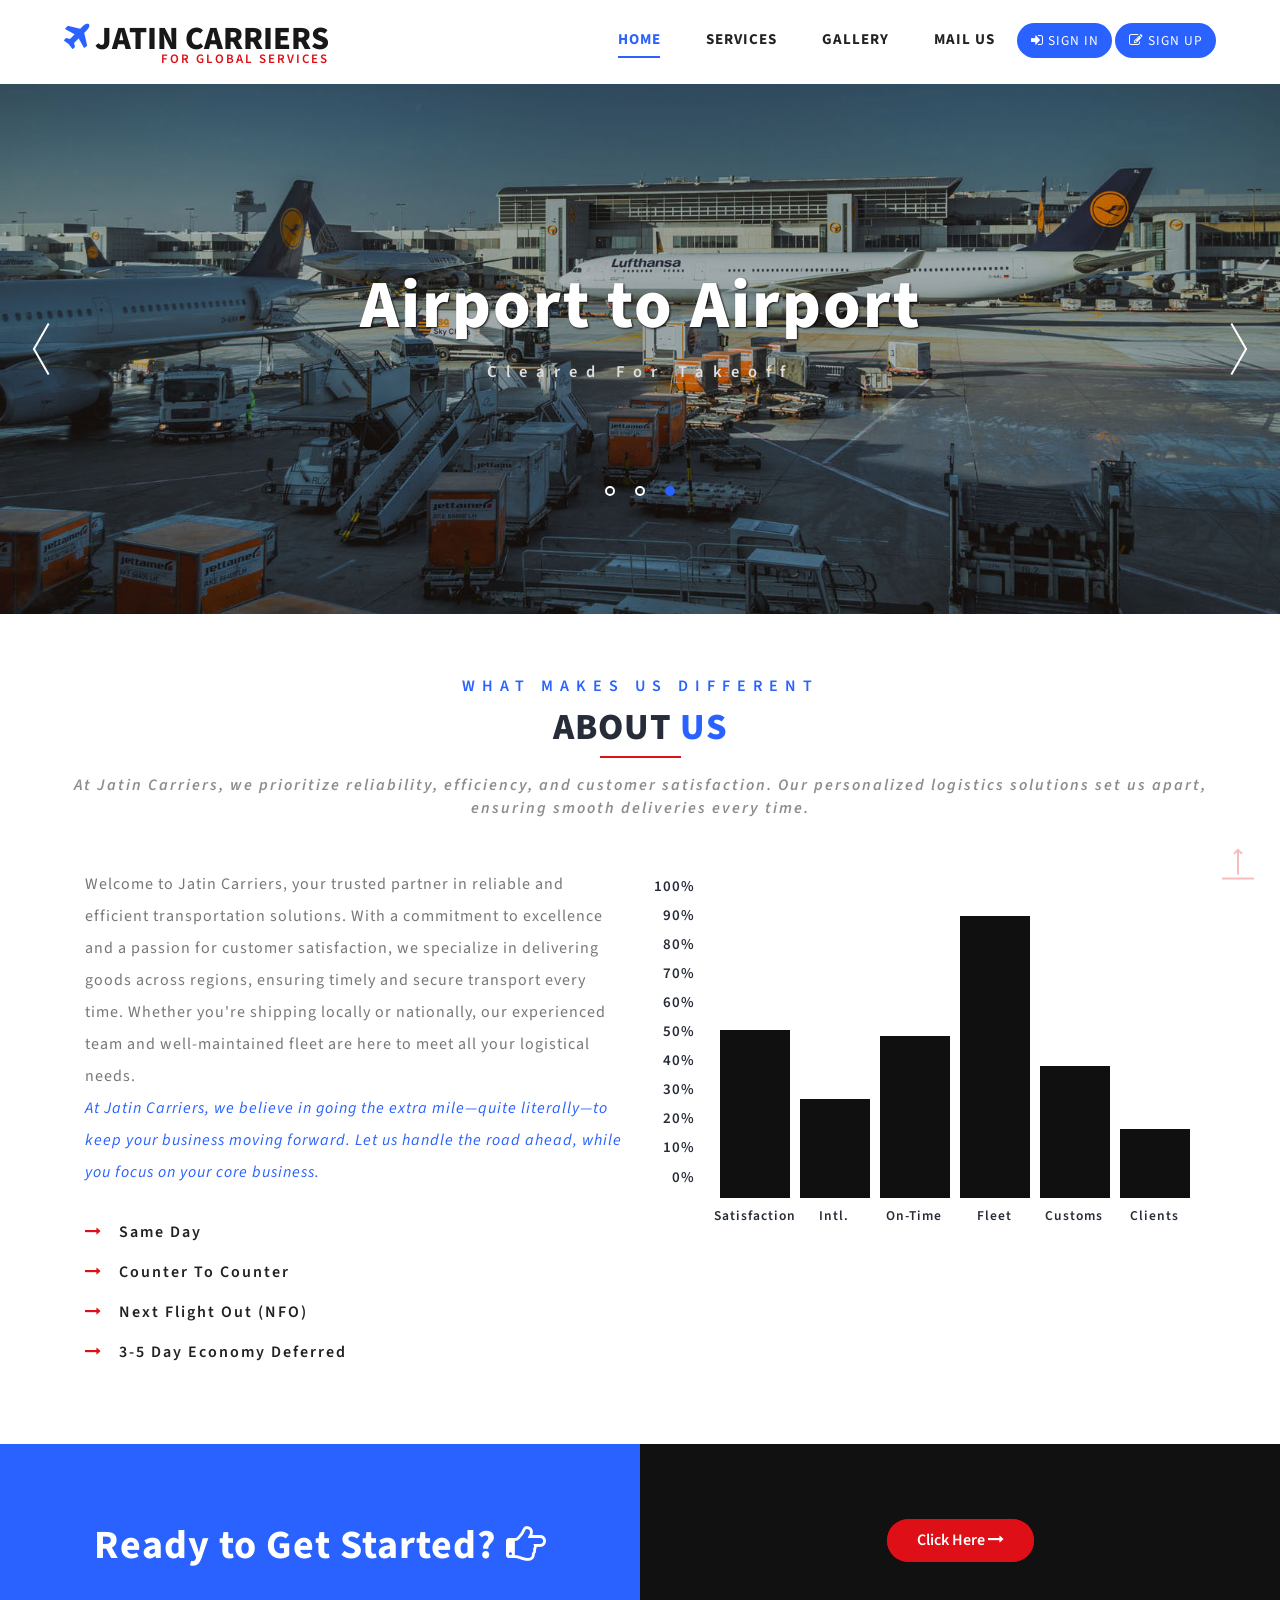
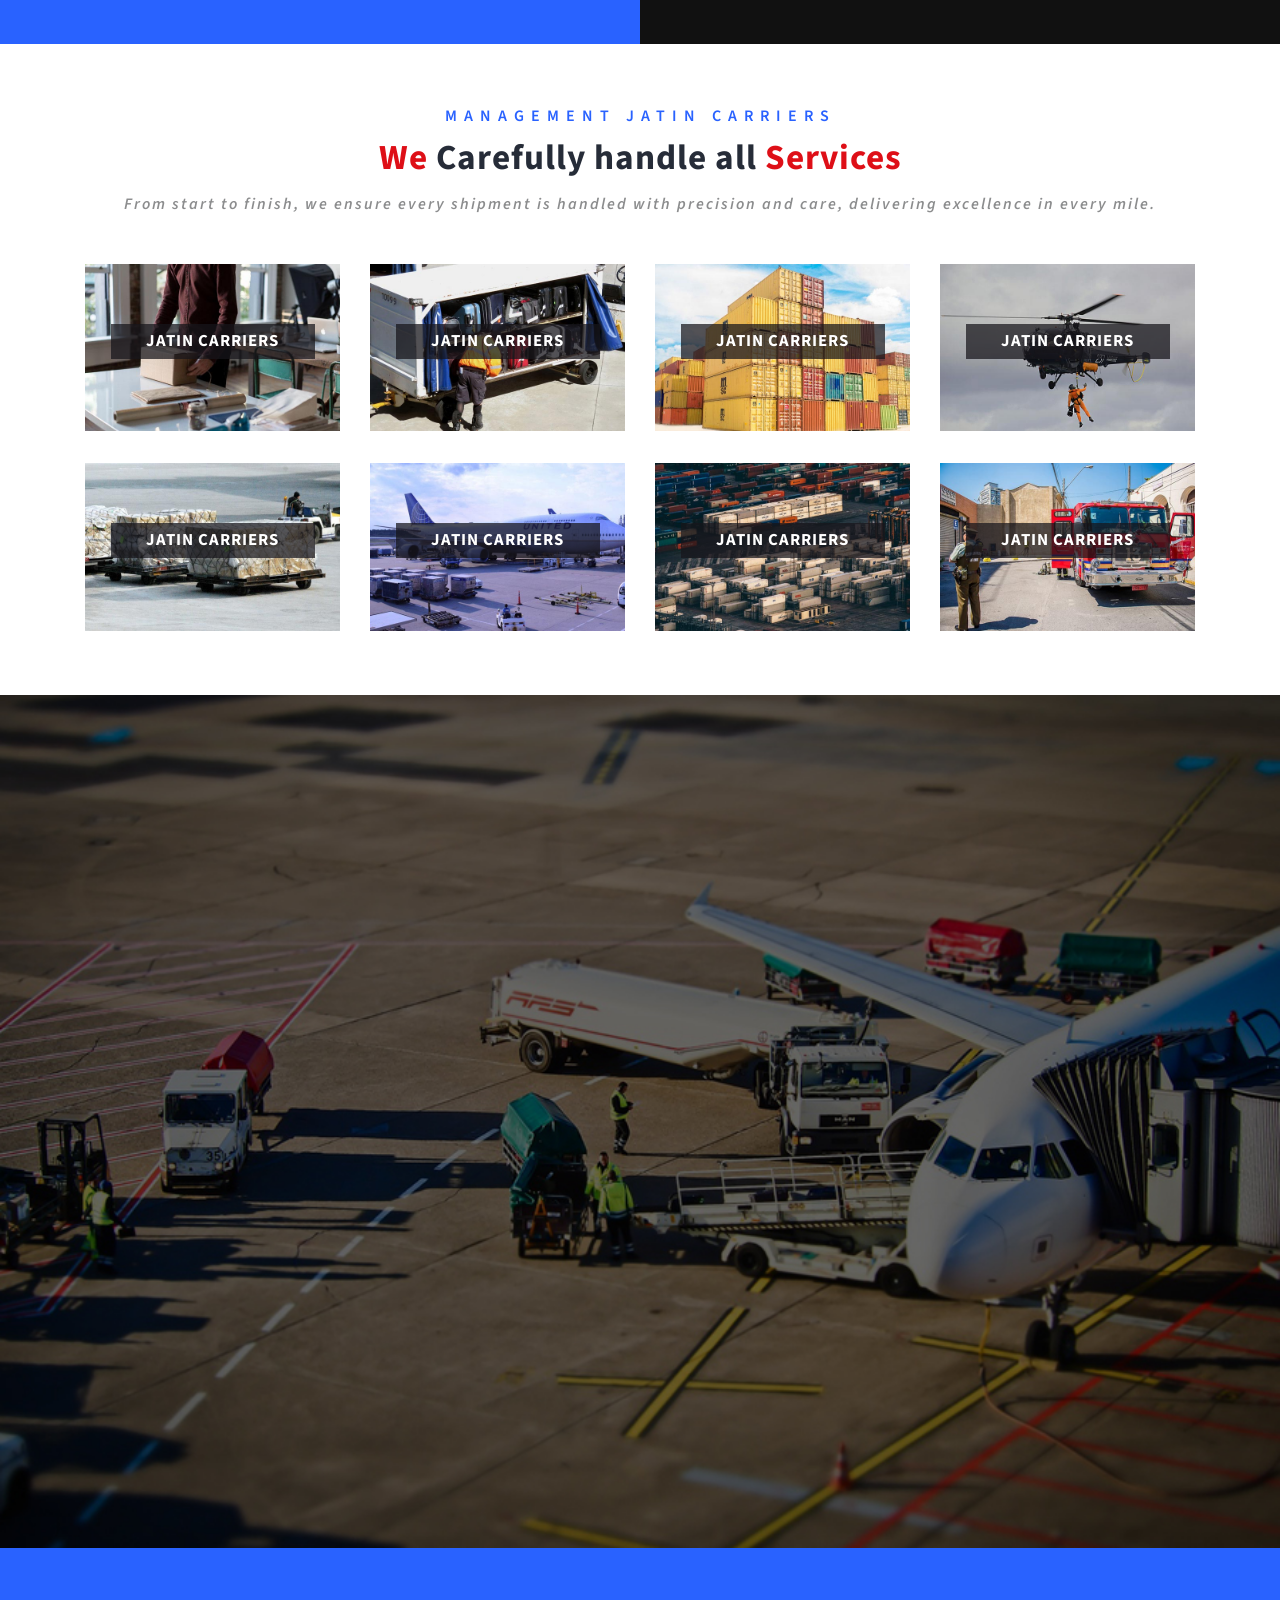
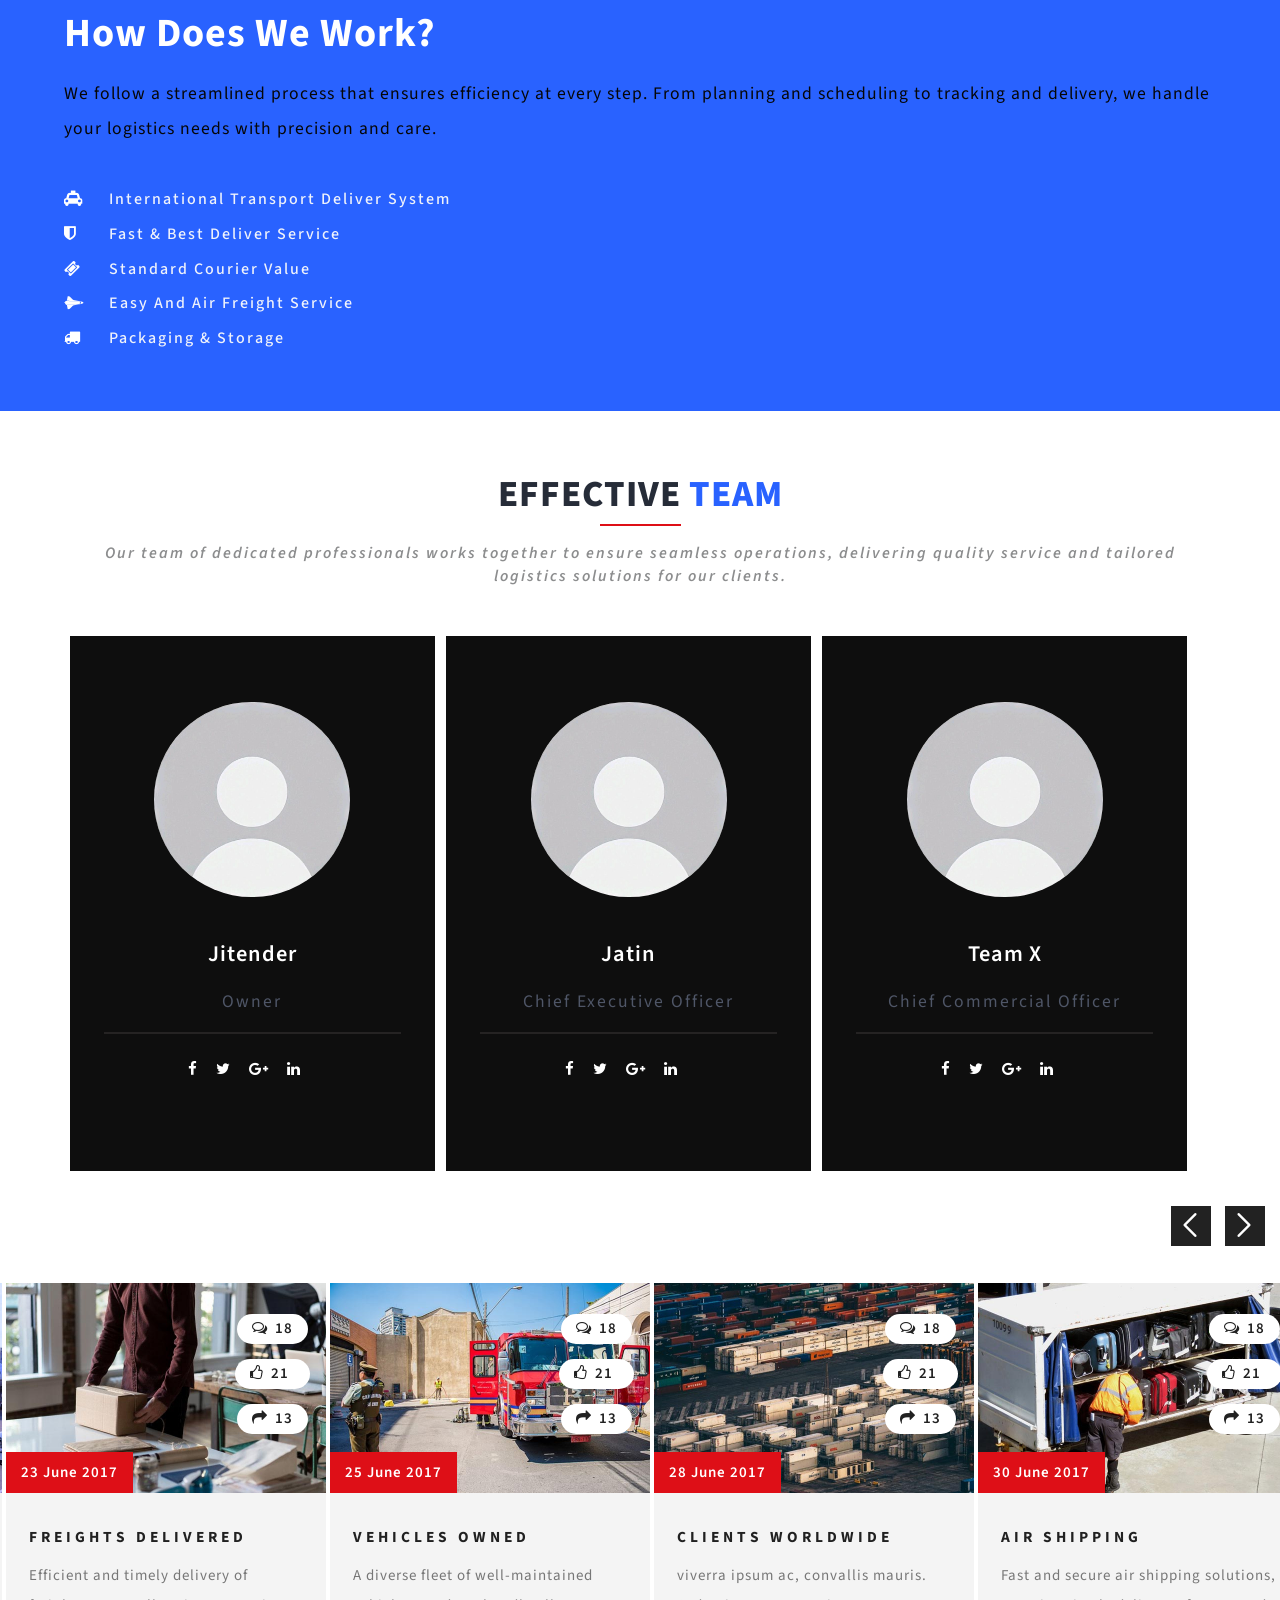
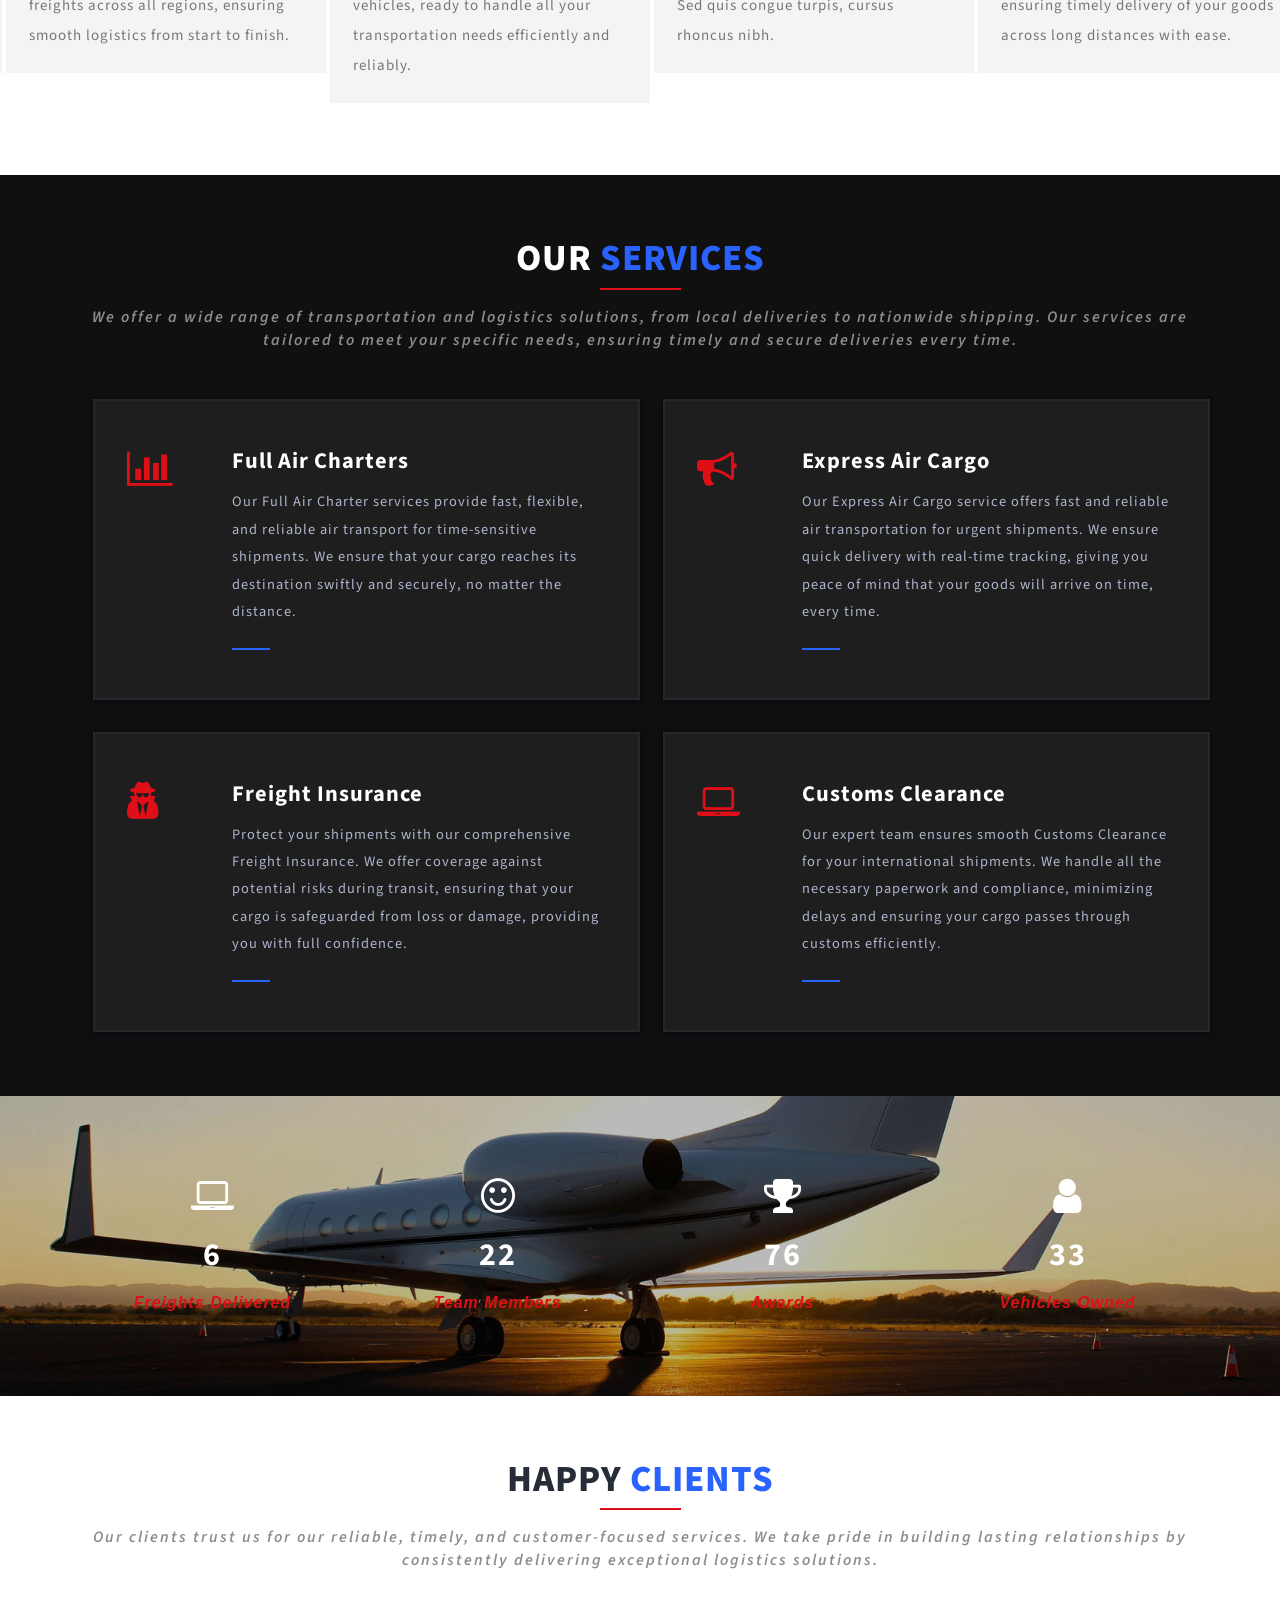
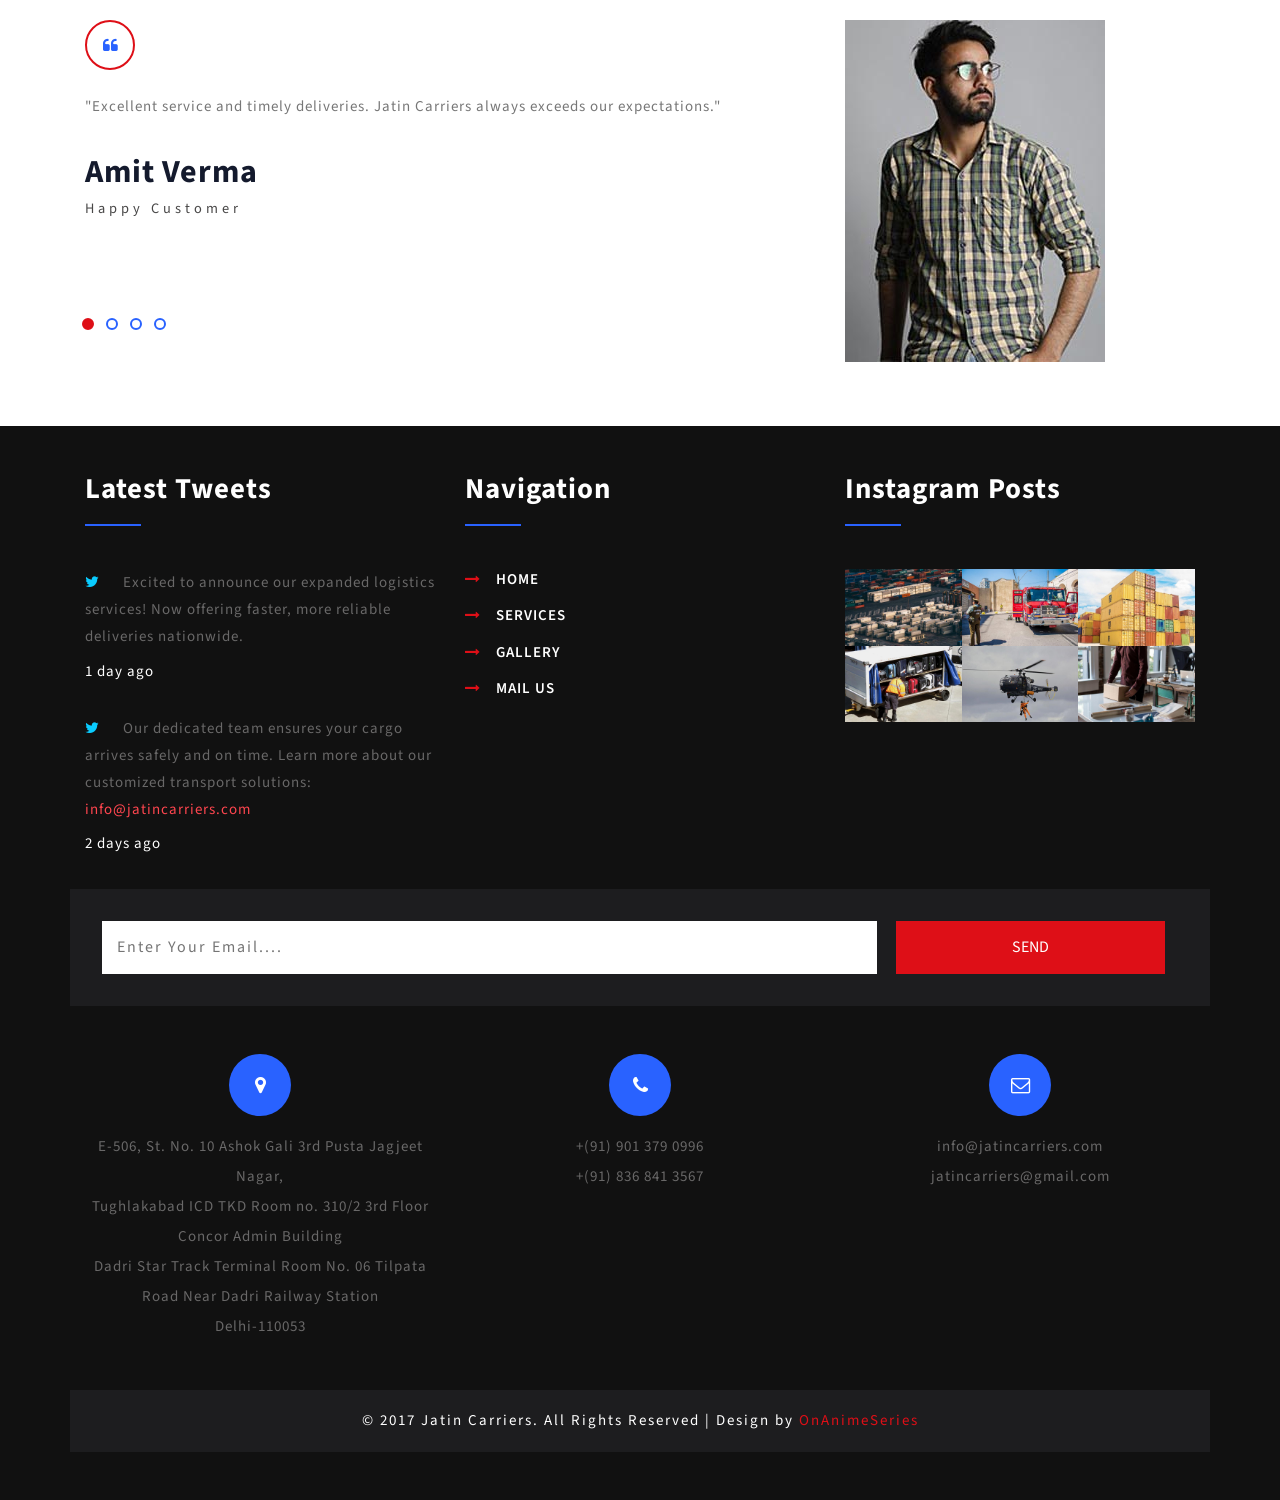
<file: index.html>
<!--
author: W3layouts
author URL: http://w3layouts.com
License: Creative Commons Attribution 3.0 Unported
License URL: http://creativecommons.org/licenses/by/3.0/
-->
<!DOCTYPE html>
<html lang="en">
<head>
<title>Jatin Carriers | Home</title>
<!-- custom-theme -->
<meta name="viewport" content="width=device-width, initial-scale=1">
<meta http-equiv="Content-Type" content="text/html; charset=utf-8" />
<script type="application/x-javascript"> addEventListener("load", function() { setTimeout(hideURLbar, 0); }, false);
		function hideURLbar(){ window.scrollTo(0,1); } </script>
<!-- //custom-theme -->
<link href="css/bootstrap.css" rel="stylesheet" type="text/css" media="all" />
<link href="css/JiSlider.css" rel="stylesheet"> 
<link rel="stylesheet" href="css/flexslider.css" type="text/css" media="screen" property="" />
<!-- Owl-carousel-CSS --><link href="css/owl.carousel.css" rel="stylesheet">
<link href="css/style.css" rel="stylesheet" type="text/css" media="all" />
<!-- font-awesome-icons -->
<link href="css/font-awesome.css" rel="stylesheet"> 
<!-- //font-awesome-icons -->
<link href="//fonts.googleapis.com/css?family=Source+Sans+Pro:300,300i,400,400i,600,600i,700,900" rel="stylesheet">



<script src="https://code.jquery.com/jquery-3.6.0.min.js"></script> <!-- Include jQuery -->


</head>
	
<body>
<!-- banner -->
<div class="main_section_agile">
		<div class="agileits_w3layouts_banner_nav">
		   
			<nav class="navbar navbar-default">
				<div class="navbar-header navbar-left">
					<button type="button" class="navbar-toggle collapsed" data-toggle="collapse" data-target="#bs-example-navbar-collapse-1">
						<span class="sr-only">Toggle navigation</span>
						<span class="icon-bar"></span>
						<span class="icon-bar"></span>
						<span class="icon-bar"></span>
					</button>
					<h1><a class="navbar-brand" href="index.html"><i class="fa fa-plane" aria-hidden="true"></i> Jatin Carriers <span>For Global Services</span></a></h1>

				</div>
				 <ul class="agile_forms">
					<li><a class="active" href="#" data-toggle="modal" data-target="#myModal2"><i class="fa fa-sign-in" aria-hidden="true"></i> Sign In</a> </li>
					<li><a href="#" data-toggle="modal" data-target="#myModal3"><i class="fa fa-pencil-square-o" aria-hidden="true"></i> Sign Up</a> </li>
				</ul>
				<!-- Collect the nav links, forms, and other content for toggling -->
				<div class="collapse navbar-collapse navbar-right" id="bs-example-navbar-collapse-1">
					<nav class="link-effect-2" id="link-effect-2">
						<ul class="nav navbar-nav">
							<li class="active"><a href="index.html" class="effect-3">Home</a></li>
							<li><a href="services.html" class="effect-3">Services</a></li>
							<li><a href="gallery.html" class="effect-3">Gallery</a></li>
							<!-- 
							<li class="dropdown">
								<a href="#" class="dropdown-toggle effect-3" data-toggle="dropdown">Short Codes <b class="fa fa-caret-down" aria-hidden="true"></b></a>
								<ul class="dropdown-menu agile_short_dropdown">
									<li><a href="icons.html">Web Icons</a></li>
									<li><a href="typography.html">Typography</a></li>
								</ul>
							</li> 
							Description: 
								- Short Codes: Dropdown menu containing links to Web Icons and Typography.
							-->

							<li><a href="mail.html" class="effect-3">Mail Us</a></li>
						</ul>
					</nav>

				</div>
			</nav>	
<div class="clearfix"> </div> 
		</div>
</div>
<!-- banner -->
	<div class="banner-silder">
		<div id="JiSlider" class="jislider">
			<ul>
			
				<li>
					<div class="w3layouts-banner-top">

							<div class="container">
								<div class="agileits-banner-info">
								
									<h3>Global Air Freight </h3>
									 <p>Cleared For Takeoff</p>
									
								</div>	
							</div>
						</div>
				</li>
				<li>
						<div class="w3layouts-banner-top w3layouts-banner-top1">
						<div class="container">
								<div class="agileits-banner-info">
								
									<h3>Importers/Exporters </h3>
									 <p>Cleared For Takeoff</p>
									
								</div>	
							</div>
						</div>
				</li>
				<li>
						<div class="w3layouts-banner-top w3layouts-banner-top2">
							<div class="container">
								<div class="agileits-banner-info">
								
									<h3>Airport to Airport</h3>
									 <p>Cleared For Takeoff</p>
								</div>	
								
							</div>
						</div>
					</li>

			</ul>
		</div>
      </div>

<!-- //banner -->


<!-- Modal -->
<div class="modal fade" id="successModal" tabindex="-1" role="dialog" aria-labelledby="successModalLabel" aria-hidden="true">
    <div class="modal-dialog" role="document">
        <div class="modal-content">
            <div class="modal-header">
                <h5 class="modal-title" id="successModalLabel">Success</h5>
                <button type="button" class="close" data-dismiss="modal" aria-label="Close">
                    <span aria-hidden="true">&times;</span>
                </button>
            </div>
            <div class="modal-body">
                Registration successful!
            </div>
            <div class="modal-footer">
                <button type="button" class="btn btn-secondary" data-dismiss="modal">Close</button>
            </div>
        </div>
    </div>
</div>




														<!-- Modal1 -->
														<div class="modal fade" id="myModal2" tabindex="-1" role="dialog">
															<div class="modal-dialog">
																<!-- Modal content-->
																<div class="modal-content">
																	<div class="modal-header">
																		<button type="button" class="close" data-dismiss="modal">&times;</button>
																		<div class="signin-form profile">
																			<h3 class="agileinfo_sign">Sign In</h3>
																			<div class="login-form">
																				<form id="loginForm" method="post"> <!-- Add an ID to the form -->
																					<input type="email" name="email" placeholder="E-mail" required="">
																					<input type="password" name="password" placeholder="Password" required="">
																					<div class="tp">
																						<input type="submit" value="Sign In">
																					</div>
																				</form>
																			</div>
																			<div id="loginSuccessMessage" style="display:none; color: green;">Login successful!</div> <!-- Success message -->
																			<div id="loginErrorMessage" style="display:none; color: red;"></div> <!-- Error message -->
																			<div class="login-social-grids">
																				<ul>
																					<li><a href="#"><i class="fa fa-facebook"></i></a></li>
																					<li><a href="#"><i class="fa fa-twitter"></i></a></li>
																					<li><a href="#"><i class="fa fa-rss"></i></a></li>
																				</ul>
																			</div>
																			<p><a href="#" data-toggle="modal" data-target="#myModal3">Don't have an account?</a></p>
																		</div>
																	</div>
																</div>
															</div>
														</div>
														
	
													<!-- //Modal1 -->	
													<!-- Modal2 -->
													<div class="modal fade" id="myModal3" tabindex="-1" role="dialog">
														<div class="modal-dialog">
														 <!-- Modal content-->
															<div class="modal-content">
																<div class="modal-header">
																	<button type="button" class="close" data-dismiss="modal">&times;</button>
																	<div class="signin-form profile">
																		<h3 class="agileinfo_sign">Sign Up</h3>
																		<div class="login-form">
																			<form id="registrationForm" method="post"> <!-- Add an ID to the form -->
																				<input type="text" name="name" placeholder="Name" required="">
																				<input type="tel" name="phone" placeholder="Phone Number" required="">
																				<input type="email" name="email" placeholder="Email" required="">
																				<input type="password" name="password" placeholder="Password" required="">
																				<input type="submit" value="Register">
																			</form>
																		</div>
																		<p><a href="#">By clicking register, I agree to the Terms and Conditions</a> and acknowledge the <a href="#">Privacy Policy</a>.</p>
																		<div id="successMessage" style="display:none; color: green;">Registration successful!</div> <!-- Success message -->
																		<div id="errorMessage" style="display:none; color: red;"></div> <!-- Error message -->
																	</div>
																</div>
															</div>
														</div>
													</div>
													<!-- //Modal2 -->	
<!-- Modal2 -->
													<div class="modal fade" id="myModal4" tabindex="-1" role="dialog">
														<div class="modal-dialog">
														<!-- Modal content-->
															<div class="modal-content">
																<div class="modal-header">
																	<button type="button" class="close" data-dismiss="modal">&times;</button>
																	
																	<div class="signin-form profile">
																			<div class="login-form">
																				<h5>Need To <span>Transport</span>?</h5>
																				<p>
																					Let Jatin Carriers take care of your logistics while you focus on growing your business.
																				</p>
																				<form action="#" method="post">
																					<input type="text" class="email" name="name" placeholder="Name" required="">
																					<input type="tel" class="tel" name="tel" placeholder="Phone Number" required="">
																					<select class="form-control option-w3ls">
																							<option>Transport From</option>
																							<option>Albania</option>
																							<option>Belgium</option>
																							<option>Cameroon</option>
																							<option>Dominica</option>
																							<option>France</option>
																							<option>Jersey</option>
																					</select>
																					<select class="form-control option-w3ls">
																							<option>Transport To</option>
																							<option>Colombia</option>
																							<option>Indonesia</option>
																							<option>Japan</option>
																							<option>Lebanon</option>
																							<option>Luxembourg</option>
																							<option>Montserrat</option>
																					</select>
																					<input type="submit" value="Get started">  	
																				</form>
																			</div>
																			
																		</div>
																</div>
															</div>
														</div>
													</div>
													<!-- //Modal2 -->	
<!-- bootstrap-pop-up -->
	<div class="modal video-modal fade" id="myModal" tabindex="-1" role="dialog" aria-labelledby="myModal">
		<div class="modal-dialog" role="document">
			<div class="modal-content">
				<div class="modal-header">
				
					<button type="button" class="close" data-dismiss="modal" aria-label="Close"><span aria-hidden="true">&times;</span></button>						
				</div>
				<section>
					<div class="modal-body">
						<h5>&#x1F4E6; Jatin Carriers</h5>
						<img src="images/2.jpg" alt="Jatin Carriers in Action" class="img-responsive" />
						<p>At Jatin Carriers, we ensure your cargo is transported safely and on time. 
							&#x1F69A; With advanced tracking systems, you can monitor your shipment every step of the way. 
						<br><br>
						<i>“Your trusted partner in moving goods effortlessly.”</i>
						</p>


					</div>
				</section>
			</div>
		</div>
	</div>
<!-- //bootstrap-pop-up -->
<!-- about -->
<div class="inner_main_agile_section">
	<div class="container">
	<h6>What makes us different</h6>
			<h3 class="w3l_header w3_agileits_header">About <span>Us</span></h3>
	<p class="sub_para_agile two">
		At Jatin Carriers, we prioritize reliability, efficiency, and customer satisfaction.
		Our personalized logistics solutions set us apart, ensuring smooth deliveries every time.
	</p>
		
		<div class="agile_inner_grids">
							
			<div class="col-md-6 w3_agileits_about_grid_left">
				<p>Welcome to Jatin Carriers, your trusted partner in reliable and efficient transportation solutions.
					With a commitment to excellence and a passion for customer satisfaction, we specialize in delivering goods across regions, ensuring timely and secure transport every time.
					Whether you're shipping locally or nationally, our experienced team and well-maintained fleet are here to meet all your logistical needs.
					<span>At Jatin Carriers, we believe in going the extra mile—quite literally—to keep your business moving forward.
							Let us handle the road ahead, while you focus on your core business.</span>
				</p>
					<ul>
						<li><i class="fa fa-long-arrow-right" aria-hidden="true"></i>Same Day</li>
						<li><i class="fa fa-long-arrow-right" aria-hidden="true"></i>Counter to Counter</li>
						<li><i class="fa fa-long-arrow-right" aria-hidden="true"></i>Next Flight Out (NFO)</li>
						<li><i class="fa fa-long-arrow-right" aria-hidden="true"></i>3-5 Day Economy Deferred</li>
					</ul>
				</div>
				<div class="col-md-6 w3_agileits_about_grid_right">
					
							  <div id="chart">
							  <ul id="numbers">
								<li><span>100%</span></li>
							<li><span>90%</span></li>
							<li><span>80%</span></li>
							<li><span>70%</span></li>
							<li><span>60%</span></li>
							<li><span>50%</span></li>
							<li><span>40%</span></li>
							<li><span>30%</span></li>
							<li><span>20%</span></li>
							<li><span>10%</span></li>
							<li><span>0%</span></li>
						</ul>
						<ul id="bars">
							<li><div data-percentage="56" class="bar"></div><span>Satisfaction</span></li>
							<li><div data-percentage="33" class="bar"></div><span>Intl.</span></li>
							<li><div data-percentage="54" class="bar"></div><span>On-Time</span></li>
							<li><div data-percentage="94" class="bar"></div><span>Fleet</span></li>
							<li><div data-percentage="44" class="bar"></div><span>Customs</span></li>
							<li><div data-percentage="23" class="bar"></div><span>Clients</span></li>
							  </ul>
							</div>
				</div>
				<div class="clearfix"> </div>
			</div>
		</div>
	</div>
<!-- //about -->
	<div class="medile_agile_its_section">
	     <div class="col-md-6 medile_agile_its_blue">
	           <h4>Ready to Get Started? <i class="fa fa-hand-o-right" aria-hidden="true"></i> </h4>
	     </div>
		 <div class="col-md-6 medile_agile_its_green">
	             <div class="more click">
									<a href="#" class="hvr-shutter-in-vertical" data-toggle="modal" data-target="#myModal4">Click Here  <i class="fa fa-long-arrow-right" aria-hidden="true"></i></a>
				</div>
	     </div>
		 <div class="clearfix"> </div>
	</div>
<!-- banner-bottom -->
	<div class="banner-bottom">
		<div class="container">
			<h6>Management  Jatin Carriers </h6>
			<h2> <span class="fixed_w3">We</span>  Carefully handle all <span class="fixed_w3">Services</span> </h2>
			<p class="sub_para_agile">From start to finish, we ensure every shipment is handled with precision and care, delivering excellence in every mile.</p>
			<div class="agileits_banner_bottom_grids">
				<div class="col-md-3 agileits_banner_bottom_grid">
					<div class="hovereffect w3ls_banner_bottom_grid">
						<img src="images/1.jpg" alt=" " class="img-responsive" />
						<div class="overlay">
							<h4> Jatin Carriers </h4>
							<p>Service 1</p>
						</div>
					</div>
				</div>
				<div class="col-md-3 agileits_banner_bottom_grid">
					<div class="hovereffect w3ls_banner_bottom_grid">
						<img src="images/2.jpg" alt=" " class="img-responsive" />
						<div class="overlay">
							<h4> Jatin Carriers </h4>
							<p>Service 2</p>
						</div>
					</div>
				</div>
				<div class="col-md-3 agileits_banner_bottom_grid">
					<div class="hovereffect w3ls_banner_bottom_grid">
						<img src="images/3.jpg" alt=" " class="img-responsive" />
						<div class="overlay">
							<h4> Jatin Carriers </h4>
						    <p>Service 3</p>
						</div>
					</div>
				</div>
				<div class="col-md-3 agileits_banner_bottom_grid">
					<div class="hovereffect w3ls_banner_bottom_grid">
						<img src="images/4.jpg" alt=" " class="img-responsive" />
						<div class="overlay">
							<h4> Jatin Carriers </h4>
						    <p>Service 4</p>
						</div>
					</div>
				</div>
				<div class="clearfix"> </div>
			</div>
			<div class="agileits_banner_bottom_grids two">
				<div class="col-md-3 agileits_banner_bottom_grid">
					<div class="hovereffect w3ls_banner_bottom_grid">
						<img src="images/5.jpg" alt=" " class="img-responsive" />
						<div class="overlay">
							<h4> Jatin Carriers </h4>
						   <p>Service 5</p>
						</div>
					</div>
				</div>
				<div class="col-md-3 agileits_banner_bottom_grid">
					<div class="hovereffect w3ls_banner_bottom_grid">
						<img src="images/6.jpg" alt=" " class="img-responsive" />
						<div class="overlay">
							<h4> Jatin Carriers </h4>
						     <p>Service 6</p>
						</div>
					</div>
				</div>
				<div class="col-md-3 agileits_banner_bottom_grid">
					<div class="hovereffect w3ls_banner_bottom_grid">
						<img src="images/7.jpg" alt=" " class="img-responsive" />
						<div class="overlay">
							<h4> Jatin Carriers </h4>
						    <p>Service 7</p>
						</div>
					</div>
				</div>
				<div class="col-md-3 agileits_banner_bottom_grid">
					<div class="hovereffect w3ls_banner_bottom_grid">
						<img src="images/8.jpg" alt=" " class="img-responsive" />
						<div class="overlay">
							<h4> Jatin Carriers </h4>
						    <p>Service 8</p>
						</div>
					</div>
				</div>
				<div class="clearfix"> </div>
			</div>
		</div>
		<!-- /blog -->
	</div>
<!-- banner-bottom -->
<div class="banner-bottom mid-section-agileits">
	<div class="col-md-7 bannerbottomleft">
			<div class="video-grid-single-page-agileits">
				<div data-video="MNsWRQ9XOxs" id="video"> <img src="images/video.jpg" alt="" class="img-responsive" /> </div>
			</div>
	</div>
	<div class="col-md-5 bannerbottomright">
		<h3>How Does We Work?</h3>
		<p>
			We follow a streamlined process that ensures efficiency at every step.
			From planning and scheduling to tracking and delivery, we handle your logistics needs with precision and care.
		</p>
		<h4><i class="fa fa-taxi" aria-hidden="true"></i>International Transport Deliver System</h4>
		<h4><i class="fa fa-shield" aria-hidden="true"></i>Fast & Best Deliver Service</h4>
		<h4><i class="fa fa-ticket" aria-hidden="true"></i>Standard Courier value</h4>
		<h4><i class="fa fa-space-shuttle" aria-hidden="true"></i>Easy And Air freight Service</h4>
		<h4><i class="fa fa-truck" aria-hidden="true"></i>Packaging & Storage</h4>
	</div>
	<div class="clearfix"></div>
</div>
<!-- //banner-bottom -->
<!-- team -->
<div id="team" class="team">
	<div class="container">
		  <h3 class="w3l_header w3_agileits_header">Effective <span>Team</span></h3>
		  <p class="sub_para_agile two">
			Our team of dedicated professionals works together to ensure seamless operations, delivering quality service and tailored logistics solutions for our clients.
		  </p>
		<div class="agile_inner_grids">
			<div class="col-md-4 w3_agile_team_grid_info">
			   <img src="images/teamx.jpg" alt=" " class="img-responsive" />
				<h3>Jitender</h3>
				<p>Owner</p>
				<ul class="footer_list_icons team_icons_agile">
							<li><a href="#"><i class="fa fa-facebook"></i></a></li>
							<li><a href="#"><i class="fa fa-twitter"></i></a></li>
							<li><a href="#"><i class="fa fa-google-plus"></i></a></li>
							<li><a href="#"><i class="fa fa-linkedin"></i></a></li>
							
						</ul>
			</div>
			<div class="col-md-4 w3_agile_team_grid_info">
				  <img src="images/teamx.jpg" alt=" " class="img-responsive" />
				<h3>Jatin</h3>
			   <p>Chief Executive Officer</p>
				<ul class="footer_list_icons team_icons_agile">
							<li><a href="#"><i class="fa fa-facebook"></i></a></li>
							<li><a href="#"><i class="fa fa-twitter"></i></a></li>
							<li><a href="#"><i class="fa fa-google-plus"></i></a></li>
							<li><a href="#"><i class="fa fa-linkedin"></i></a></li>
							
						</ul>
			</div>
			<div class="col-md-4 w3_agile_team_grid_info">
				<img src="images/teamx.jpg" alt=" " class="img-responsive" />
			  <h3>Team X</h3>
				  <p>Chief Commercial Officer</p>
			  <ul class="footer_list_icons team_icons_agile">
						  <li><a href="#"><i class="fa fa-facebook"></i></a></li>
						  <li><a href="#"><i class="fa fa-twitter"></i></a></li>
						  <li><a href="#"><i class="fa fa-google-plus"></i></a></li>
						  <li><a href="#"><i class="fa fa-linkedin"></i></a></li>
						  
					  </ul>
		  </div>
			<div class="clearfix"> </div>
		</div>
	</div>
</div>
<!-- team -->

<div class="events">
	<ul id="flexiselDemo1">	
		<li>
			<div class="w3layouts_event_grid">
				<div class="w3_agile_event_grid1">
					<img src="images/1.jpg" alt=" " class="img-responsive" />
					<div class="w3_agile_event_grid1_pos">
						<p>23 June 2017</p>
					</div>
					<div class="agile_event_grid1_pos">
						<ul>
							<li><a href="#"><i class="fa fa-comments-o" aria-hidden="true"></i>18</a></li>
							<li><a href="#"><i class="fa fa-thumbs-o-up" aria-hidden="true"></i>21</a></li>
							<li><a href="#"><i class="fa fa-share" aria-hidden="true"></i>13</a></li>
						</ul>
					</div>
				</div>
				<div class="agileits_w3layouts_event_grid1">
					<h5><a href="#" data-toggle="modal" data-target="#myModal">Freights Delivered</a></h5>
					<p>Efficient and timely delivery of freights across all regions, ensuring smooth logistics from start to finish.</p>
				</div>
				
			</div>
		</li>
		<li>
			<div class="w3layouts_event_grid">
				<div class="w3_agile_event_grid1">
					<img src="images/8.jpg" alt=" " class="img-responsive" />
					<div class="w3_agile_event_grid1_pos">
						<p>25 June 2017</p>
					</div>
					<div class="agile_event_grid1_pos">
						<ul>
							<li><a href="#"><i class="fa fa-comments-o" aria-hidden="true"></i>18</a></li>
							<li><a href="#"><i class="fa fa-thumbs-o-up" aria-hidden="true"></i>21</a></li>
							<li><a href="#"><i class="fa fa-share" aria-hidden="true"></i>13</a></li>
						</ul>
					</div>
				</div>
				<div class="agileits_w3layouts_event_grid1">
					<h5><a href="#" data-toggle="modal" data-target="#myModal">Vehicles Owned</a></h5>
					<p>A diverse fleet of well-maintained vehicles, ready to handle all your transportation needs efficiently and reliably.</p>
				</div>
			</div>
		</li>
		<li>
			<div class="w3layouts_event_grid">
				<div class="w3_agile_event_grid1">
					<img src="images/7.jpg" alt=" " class="img-responsive" />
					<div class="w3_agile_event_grid1_pos">
						<p>28 June 2017</p>
					</div>
					<div class="agile_event_grid1_pos">
						<ul>
							<li><a href="#"><i class="fa fa-comments-o" aria-hidden="true"></i>18</a></li>
							<li><a href="#"><i class="fa fa-thumbs-o-up" aria-hidden="true"></i>21</a></li>
							<li><a href="#"><i class="fa fa-share" aria-hidden="true"></i>13</a></li>
						</ul>
					</div>
				</div>
				<div class="agileits_w3layouts_event_grid1">
					<h5><a href="#" data-toggle="modal" data-target="#myModal">Clients Worldwide</a></h5>
					<p>viverra ipsum ac, convallis mauris. Sed quis congue turpis, cursus rhoncus nibh.</p>
				</div>
			</div>
		</li>
		<li>
			<div class="w3layouts_event_grid">
				<div class="w3_agile_event_grid1">
					<img src="images/2.jpg" alt=" " class="img-responsive" />
					<div class="w3_agile_event_grid1_pos">
						<p>30 June 2017</p>
					</div>
					<div class="agile_event_grid1_pos">
						<ul>
							<li><a href="#"><i class="fa fa-comments-o" aria-hidden="true"></i>18</a></li>
							<li><a href="#"><i class="fa fa-thumbs-o-up" aria-hidden="true"></i>21</a></li>
							<li><a href="#"><i class="fa fa-share" aria-hidden="true"></i>13</a></li>
						</ul>
					</div>
				</div>
				<div class="agileits_w3layouts_event_grid1">
					<h5><a href="#" data-toggle="modal" data-target="#myModal">Air Shipping</a></h5>
					<p>Fast and secure air shipping solutions, ensuring timely delivery of your goods across long distances with ease.</p>
				</div>					
			</div>
		</li>
		<li>
			<div class="w3layouts_event_grid">
				<div class="w3_agile_event_grid1">
					<img src="images/6.jpg" alt=" " class="img-responsive" />
					<div class="w3_agile_event_grid1_pos">
						<p>2 April 2017</p>
					</div>
					<div class="agile_event_grid1_pos">
						<ul>
							<li><a href="#"><i class="fa fa-comments-o" aria-hidden="true"></i>18</a></li>
							<li><a href="#"><i class="fa fa-thumbs-o-up" aria-hidden="true"></i>21</a></li>
							<li><a href="#"><i class="fa fa-share" aria-hidden="true"></i>13</a></li>
						</ul>
					</div>
				</div>
				<div class="agileits_w3layouts_event_grid1">
					<h5><a href="#" data-toggle="modal" data-target="#myModal">Direct Services</a></h5>
					<p>Providing direct, door-to-door transportation services for faster and more efficient delivery of your goods.</p>
				</div>
			</div>
		</li>
	</ul>
</div>
<!-- //blog -->
	<!-- services -->
	<div class="services" id="services">
		<div class="container">
		<h3 class="w3l_header w3_agileits_header two">Our <span>SERVICES</span></h3>
		<p class="sub_para_agile two">
			We offer a wide range of transportation and logistics solutions, from local deliveries to nationwide shipping.
			Our services are tailored to meet your specific needs, ensuring timely and secure deliveries every time.
		</p>
			
			<div class="agile_inner_grids">
								
								   <!-- choose icon -->
								   <div class="col-md-6 choose_icon">
										<div class="choose_left">
											<i class="fa fa-bar-chart" aria-hidden="true"></i>
										</div>
									<div class="choose_right">
										<h3>Full Air Charters</h3>
										<p>
											Our Full Air Charter services provide fast, flexible, and reliable air transport for time-sensitive shipments.
											We ensure that your cargo reaches its destination swiftly and securely, no matter the distance.
										</p>
									</div>
										<div class="clearfix"></div>
									 </div>
								 
								  <!-- choose icon -->
								  <div class="col-md-6 choose_icon">
									<div class="choose_left">
										<i class="fa fa-bullhorn" aria-hidden="true"></i>
									</div>
									<div class="choose_right">
										<h3>Express Air Cargo</h3>
										<p>
											Our Express Air Cargo service offers fast and reliable air transportation for urgent shipments.
											We ensure quick delivery with real-time tracking, giving you peace of mind that your goods will arrive on time, every time.
										</p>
									</div>
									<div class="clearfix"></div>
								 </div>
								 
								  <!-- choose icon -->
								  <div class="col-md-6 choose_icon">
									<div class="choose_left">
										<i class="fa fa-user-secret" aria-hidden="true"></i>
									</div>
									<div class="choose_right">
										<h3>Freight Insurance</h3>
										<p>
											Protect your shipments with our comprehensive Freight Insurance. 
											We offer coverage against potential risks during transit, ensuring that your cargo is safeguarded from loss or damage, providing you with full confidence.
										</p>
									</div>
									<div class="clearfix"></div>
								 </div>
								  <div class="col-md-6 choose_icon">
									<div class="choose_left">
										<i class="fa fa-laptop" aria-hidden="true"></i>
									</div>
									<div class="choose_right">
										<h3>Customs Clearance</h3>
										<p>
											Our expert team ensures smooth Customs Clearance for your international shipments.
											We handle all the necessary paperwork and compliance, minimizing delays and ensuring your cargo passes through customs efficiently.
										</p>
									</div>
									<div class="clearfix"></div>
								 </div>
								 <div class="clearfix"></div>
							</div>
						</div>
					</div>
	<!-- //services -->
<!-- stats -->
<div class="stats" id="stats">
	<div class="container"> 
		<div class="inner_w3l_agile_grids">
	<div class="col-md-3 w3layouts_stats_left w3_counter_grid">
		   <i class="fa fa-laptop" aria-hidden="true"></i>
		<p class="counter">45</p>
		<h3>Freights Delivered</h3>
	</div>
	<div class="col-md-3 w3layouts_stats_left w3_counter_grid1">
		<i class="fa fa-smile-o" aria-hidden="true"></i>
		<p class="counter">165</p>
		<h3>Team Members</h3>
	</div>
	<div class="col-md-3 w3layouts_stats_left w3_counter_grid2">
	<i class="fa fa-trophy" aria-hidden="true"></i>
		<p class="counter">563</p>
		<h3>Awards</h3>
	</div>
	<div class="col-md-3 w3layouts_stats_left w3_counter_grid3">
	<i class="fa fa-user" aria-hidden="true"></i>
		<p class="counter">245</p>
		<h3>Vehicles Owned</h3>
	</div>
	<div class="clearfix"> </div>
</div>
</div>	
</div>
<!-- //stats -->
<!-- agile_testimonials -->
<div class="test">
	<div class="container">
	<h3 class="w3l_header w3_agileits_header">Happy <span>Clients</span></h3>
		<p class="sub_para_agile two">
			Our clients trust us for our reliable, timely, and customer-focused services.
			We take pride in building lasting relationships by consistently delivering exceptional logistics solutions.
		</p>
			
			<div class="agile_inner_grids">
					<div class="test-gri1">
					 <div id="owl-demo2" class="owl-carousel">
							<div class="agile">
							   	<div class="test-grid">
							   		<div class="col-md-8 test-grid1">
									  <i class="fa fa-quote-left" aria-hidden="true"></i>
									  <p class="para-w3-agile">"Excellent service and timely deliveries. Jatin Carriers always exceeds our expectations."</p>
									  <h4>Amit Verma</h4>
									  <span>Happy Customer</span>									  
									</div>	
									<div class="col-md-4 test-grid2">
										<img src="images/t1.jpg" alt="" class="img-r">
									</div>
								</div>	
								<div class="clearfix"></div>
							</div>
							<div class="agile">
							   	<div class="test-grid">
							   		<div class="col-md-8 test-grid1">
									<i class="fa fa-quote-left" aria-hidden="true"></i>
									<p class="para-w3-agile">"Reliable and efficient service. Jatin Carriers always delivers on time with great care."</p>
									<h4>Anjali Mehta</h4>
									<span>Satisfied Customer</span>									
									</div>	
									<div class="col-md-4 test-grid2">
										<img src="images/t2.jpg" alt="" class="img-r">
									</div>
								</div>	
								<div class="clearfix"></div>
							</div>
							<div class="agile">
							   	<div class="test-grid">
							   		<div class="col-md-8 test-grid1">
									<i class="fa fa-quote-left" aria-hidden="true"></i>
									<p class="para-w3-agile">"Fantastic service! Jatin Carriers always handles our shipments with care and delivers on time."</p>
									<h4>Rahul Kapoor</h4>
									<span>Satisfied Customer</span>				
									</div>	
									<div class="col-md-4 test-grid2">
										<img src="images/t3.jpg" alt="" class="img-r">
									</div>
								</div>	
								<div class="clearfix"></div>
							</div>
							<div class="agile">
							   	<div class="test-grid">
							   		<div class="col-md-8 test-grid1">
									<i class="fa fa-quote-left" aria-hidden="true"></i>
									<p class="para-w3-agile">"Amazing experience! Jatin Carriers took care of everything, and my shipment arrived perfectly on time."</p>
									<h4>Neha Desai</h4>
									<span>Satisfied Customer</span>									
									</div>	
									<div class="col-md-4 test-grid2">
										<img src="images/t4.jpg" alt="" class="img-r">
									</div>
								</div>	
								<div class="clearfix"></div>
							</div>	
					</div>
				</div>	
		</div>
</div>	
</div>
<!-- //agile_testimonials -->
<!-- footer -->
	<div class="footer">
		<div class="container">
			<div class="w3_agile_footer_grids">
				<div class="col-md-4 w3_agile_footer_grid">
					<h3>Latest Tweets</h3>
					<ul class="agile_footer_grid_list">
						<li><i class="fa fa-twitter" aria-hidden="true"></i>Excited to announce our expanded logistics services! Now offering faster, more reliable deliveries nationwide. <span>1 day ago</span></li>
						<li><i class="fa fa-twitter" aria-hidden="true"></i>Our dedicated team ensures your cargo arrives safely and on time.
							Learn more about our customized transport solutions: <a href="mailto:info@jatincarriers.com">info@jatincarriers.com</a> <span>2 days ago</span></li>
					</ul>
				</div>
				<div class="col-md-4 w3_agile_footer_grid">
					<h3>Navigation</h3>
					<ul class="agileits_w3layouts_footer_grid_list">
						<li><i class="fa fa-long-arrow-right" aria-hidden="true"></i><a href="index.html">Home</a></li>
						<li><i class="fa fa-long-arrow-right" aria-hidden="true"></i><a href="services.html">Services</a></li>
						<li><i class="fa fa-long-arrow-right" aria-hidden="true"></i><a href="gallery.html">Gallery</a></li>
						<li><i class="fa fa-long-arrow-right" aria-hidden="true"></i><a href="mail.html">Mail Us</a></li>
					</ul>
				</div>
				<div class="col-md-4 w3_agile_footer_grid">
					<h3>Instagram Posts</h3>
					<div class="w3_agileits_footer_grid_left">
						<a href="#" data-toggle="modal" data-target="#myModal">
							<img src="images/7.jpg" alt=" " class="img-responsive" />
						</a>
					</div>
					<div class="w3_agileits_footer_grid_left">
						<a href="#" data-toggle="modal" data-target="#myModal">
							<img src="images/8.jpg" alt=" " class="img-responsive" />
						</a>
					</div>
					<div class="w3_agileits_footer_grid_left">
						<a href="#" data-toggle="modal" data-target="#myModal">
							<img src="images/3.jpg" alt=" " class="img-responsive" />
						</a>
					</div>
					<div class="w3_agileits_footer_grid_left">
						<a href="#" data-toggle="modal" data-target="#myModal">
							<img src="images/2.jpg" alt=" " class="img-responsive" />
						</a>
					</div>
					<div class="w3_agileits_footer_grid_left">
					<a href="#" data-toggle="modal" data-target="#myModal">
							<img src="images/4.jpg" alt=" " class="img-responsive" />
						</a>
					</div>
					<div class="w3_agileits_footer_grid_left">
					<a href="#" data-toggle="modal" data-target="#myModal">
							<img src="images/1.jpg" alt=" " class="img-responsive" />
						</a>
					</div>
					<div class="clearfix"> </div>
				</div>
				<div class="clearfix"> </div>
			</div>
			<div class="w3_newsletter_footer_grids">
				<div class="w3_newsletter_footer_grid_left">
					<form name="submit-to-google-sheet" action="#" method="post">
						<input type="email" name="Email" placeholder="Enter Your Email...." required="">
						<input type="submit" value="SEND">
					</form>
					<span id="msg" class="success-message" style="color: #2962FF; display: none;"></span> <!-- This will display the success message in green -->
				</div>
			</div>
			<div class="w3ls_address_mail_footer_grids">
				<div class="col-md-4 w3ls_footer_grid_left">
					<div class="wthree_footer_grid_left">
						<i class="fa fa-map-marker" aria-hidden="true"></i>
					</div>
					<p>E-506, St. No. 10 Ashok Gali 3rd Pusta Jagjeet Nagar,</p>
					<p>Tughlakabad ICD TKD Room no. 310/2 3rd Floor Concor Admin Building</p>
					<p>Dadri Star Track Terminal Room No. 06 Tilpata Road Near Dadri Railway Station <span>Delhi-110053</span></p>
				</div>
				
				
				<div class="col-md-4 w3ls_footer_grid_left">
					<div class="wthree_footer_grid_left">
						<i class="fa fa-phone" aria-hidden="true"></i>
					</div>
					<p>+(91) 901 379 0996 <span>+(91) 836 841 3567</span></p>
				</div>
				<div class="col-md-4 w3ls_footer_grid_left">
					<div class="wthree_footer_grid_left">
						<i class="fa fa-envelope-o" aria-hidden="true"></i>
					</div>
					<p><a href="mailto:info@jatincarriers.com">info@jatincarriers.com</a> 
						<span><a href="mailto:jatincarriers@gmail.com">jatincarriers@gmail.com</a></span></p>
				</div>
				<div class="clearfix"> </div>
			</div>
			<div class="agileinfo_copyright">
				<p>© 2017  Jatin Carriers. All Rights Reserved | Design by <a href="https://onanimeseries.com/">OnAnimeSeries</a></p>
			</div>
		</div>
	</div>
<!-- //footer -->

<!-- start-smoth-scrolling -->
<!-- js -->
<script type="text/javascript" src="js/jquery-2.1.4.min.js"></script>
<!-- //js -->
<script src="js/JiSlider.js"></script>
<script>
			$(window).load(function () {
				$('#JiSlider').JiSlider({color: '#fff', start: 3, reverse: true}).addClass('ff')
			})
		</script><script type="text/javascript">

  var _gaq = _gaq || [];
  _gaq.push(['_setAccount', 'UA-36251023-1']);
  _gaq.push(['_setDomainName', 'jqueryscript.net']);
  _gaq.push(['_trackPageview']);

  (function() {
    var ga = document.createElement('script'); ga.type = 'text/javascript'; ga.async = true;
    ga.src = ('https:' == document.location.protocol ? 'https://ssl' : 'http://www') + '.google-analytics.com/ga.js';
    var s = document.getElementsByTagName('script')[0]; s.parentNode.insertBefore(ga, s);
  })();

</script>
<!-- stats -->
	<script src="js/jquery.waypoints.min.js"></script>
	<script src="js/jquery.countup.js"></script>
		<script>
			$('.counter').countUp();
		</script>
<!-- //stats -->
<script type="text/javascript">
$(function(){
  $("#bars li .bar").each(function(key, bar){
    var percentage = $(this).data('percentage');

    $(this).animate({
      'height':percentage+'%'
    }, 1000);
  })
})
</script>
<script src="js/simplePlayer.js"></script>
			<script>
				$("document").ready(function() {
					$("#video").simplePlayer();
				});
</script>

<!-- flexisel -->
	<script type="text/javascript" src="js/jquery.flexisel.js"></script>
	<script type="text/javascript">
		$(window).load(function() {
			$("#flexiselDemo1").flexisel({
				visibleItems: 4,
				animationSpeed: 1000,
				autoPlay: true,
				autoPlaySpeed: 3000,    		
				pauseOnHover: true,
				enableResponsiveBreakpoints: true,
				responsiveBreakpoints: { 
					portrait: { 
						changePoint:480,
						visibleItems: 1
					}, 
					landscape: { 
						changePoint:667,
						visibleItems:2
					},
					tablet: { 
						changePoint:800,
						visibleItems: 3
					}
				}
			});
			
		});
	</script>
<!-- //flexisel -->

<!-- requried-jsfiles-for owl -->
 <script src="js/owl.carousel.js"></script>
							        <script>
									    $(document).ready(function() {
									      $("#owl-demo2").owlCarousel({
									        items : 1,
									        lazyLoad : false,
									        autoPlay : true,
									        navigation : false,
									        navigationText :  false,
									        pagination : true,
									      });
									    });
									  </script>
							 <!-- //requried-jsfiles-for owl -->


<script type="text/javascript" src="js/move-top.js"></script>
<script type="text/javascript" src="js/easing.js"></script>
<script type="text/javascript">
	jQuery(document).ready(function($) {
		$(".scroll").click(function(event){		
			event.preventDefault();
			$('html,body').animate({scrollTop:$(this.hash).offset().top},1000);
		});
	});
</script>
<!-- start-smoth-scrolling -->
<!-- for bootstrap working -->
	<script src="js/bootstrap.js"></script>
<!-- //for bootstrap working -->
<!-- here stars scrolling icon -->
	<script type="text/javascript">
		$(document).ready(function() {
			/*
				var defaults = {
				containerID: 'toTop', // fading element id
				containerHoverID: 'toTopHover', // fading element hover id
				scrollSpeed: 1200,
				easingType: 'linear' 
				};
			*/
								
			$().UItoTop({ easingType: 'easeOutQuart' });
								
			});
	</script>
<!-- //here ends scrolling icon -->


<script>
	$(document).ready(function () {
		// Registration form submission
		$("#registrationForm").on("submit", function (e) {
			e.preventDefault(); // Prevent the default form submission
	
			// Collect form data
			var formData = $(this).serialize();
			console.log("Registration form data:", formData); // Log form data for debugging
	
			// AJAX request for registration
			$.ajax({
				url: "register.php", // URL to the PHP script
				type: "POST",
				data: formData,
				success: function (response) {
					console.log("Registration server response:", response); // Log server response for debugging
					// Check for a success message from the server
					if (response === "success") {
						$("#successMessage").show(); // Show success message
						$("#registrationForm")[0].reset(); // Reset the form
						$("#errorMessage").hide(); // Hide error message
	
						// Set a timeout to hide the success message and close the modal after 1 second
						setTimeout(function () {
							$('#myModal3').modal('hide'); // Close the modal
							$("#successMessage").hide(); // Hide the success message
						}, 1000); // 1000 milliseconds = 1 second
					} else {
						$("#errorMessage").text(response).show(); // Show error message
						$("#successMessage").hide(); // Hide success message
					}
				},
				error: function (xhr, status, error) {
					console.error("Registration AJAX error:", status, error); // Log AJAX error for debugging
					$("#errorMessage").text("An error occurred: " + error).show();
					$("#successMessage").hide();
				}
			});
		});
	
		// Login form submission
		$("#loginForm").on("submit", function (e) {
			e.preventDefault(); // Prevent the default form submission

			// Collect form data
			var formData = $(this).serialize();
			console.log("Login form data:", formData); // Log form data for debugging

			// AJAX request for login
			$.ajax({
				url: "login.php", // URL to the PHP script for login
				type: "POST",
				data: formData,
				success: function (response) {
					console.log("Login server response:", response); // Log server response for debugging
					// Check for a success message from the server
					if (response.trim() === "Login successful!") {
						$("#loginSuccessMessage").show(); // Show success message
						$("#loginForm")[0].reset(); // Reset the form
						$("#loginErrorMessage").hide(); // Hide error message

						// Set a timeout to hide the success message and close the modal after 1 second
						setTimeout(function () {
							$('#myModal2').modal('hide'); // Close the modal
							$("#loginSuccessMessage").hide(); // Hide the success message
						}, 1000); // 1000 milliseconds = 1 second
					} else {
						$("#loginErrorMessage").text(response).show(); // Show error message
						$("#loginSuccessMessage").hide(); // Hide success message
					}
				},
				error: function (xhr, status, error) {
					console.error("Login AJAX error:", status, error); // Log AJAX error for debugging
					$("#loginErrorMessage").text("An error occurred: " + error).show();
					$("#loginSuccessMessage").hide();
				}
			});
       });
	});
	</script>
	
<!-- //Email Subscription -->
	<script>
		const scriptURL = 'https://script.google.com/macros/s/AKfycbyaFVG4FA09GxzV8e3zQ99Tp1yk_zdocdvK8rzPU6NxpFqRGm-tAsrdWlcKrnOoN8XWBw/exec';
		const form = document.forms['submit-to-google-sheet'];
		const msg = document.getElementById("msg");
	  
		form.addEventListener('submit', e => {
			e.preventDefault();
			
			// Show the success message immediately
			msg.innerHTML = "Thanks for Subscribing";
			msg.style.display = "block"; // Make the message visible
		
			// Hide the message after 2 seconds
			setTimeout(() => {
				msg.style.display = "none"; // Hide the message
			}, 2000); // 2000 milliseconds = 2 seconds
	
			// Send the data to Google Sheets
			fetch(scriptURL, { method: 'POST', body: new FormData(form)})
				.then(response => {
					console.log('Success!', response);
					form.reset(); // Reset the form
				})
				.catch(error => {
					console.error('Error!', error.message);
					msg.innerHTML = "There was an error. Please try again.";
					msg.style.color = "red"; // Optional: Change color to red on error
				});
		});
	</script>
	


</body>
</html>
</file>
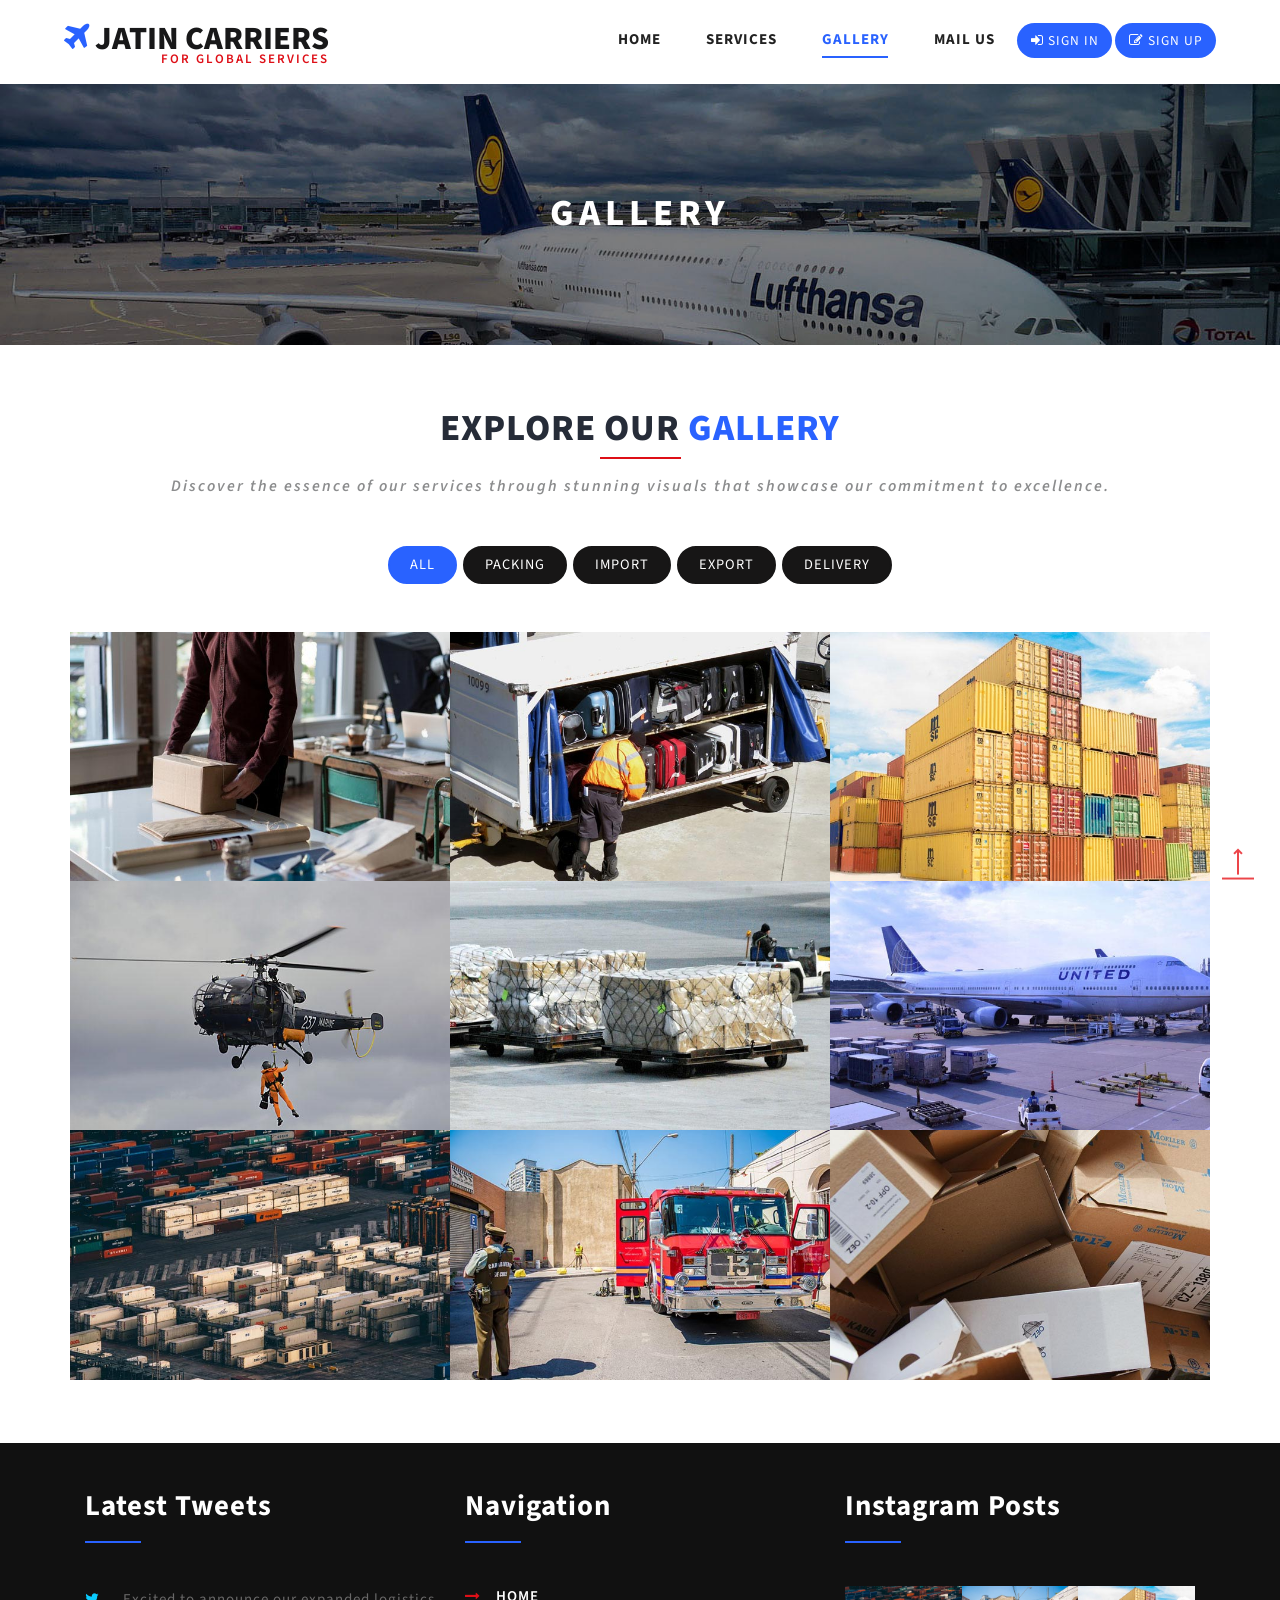
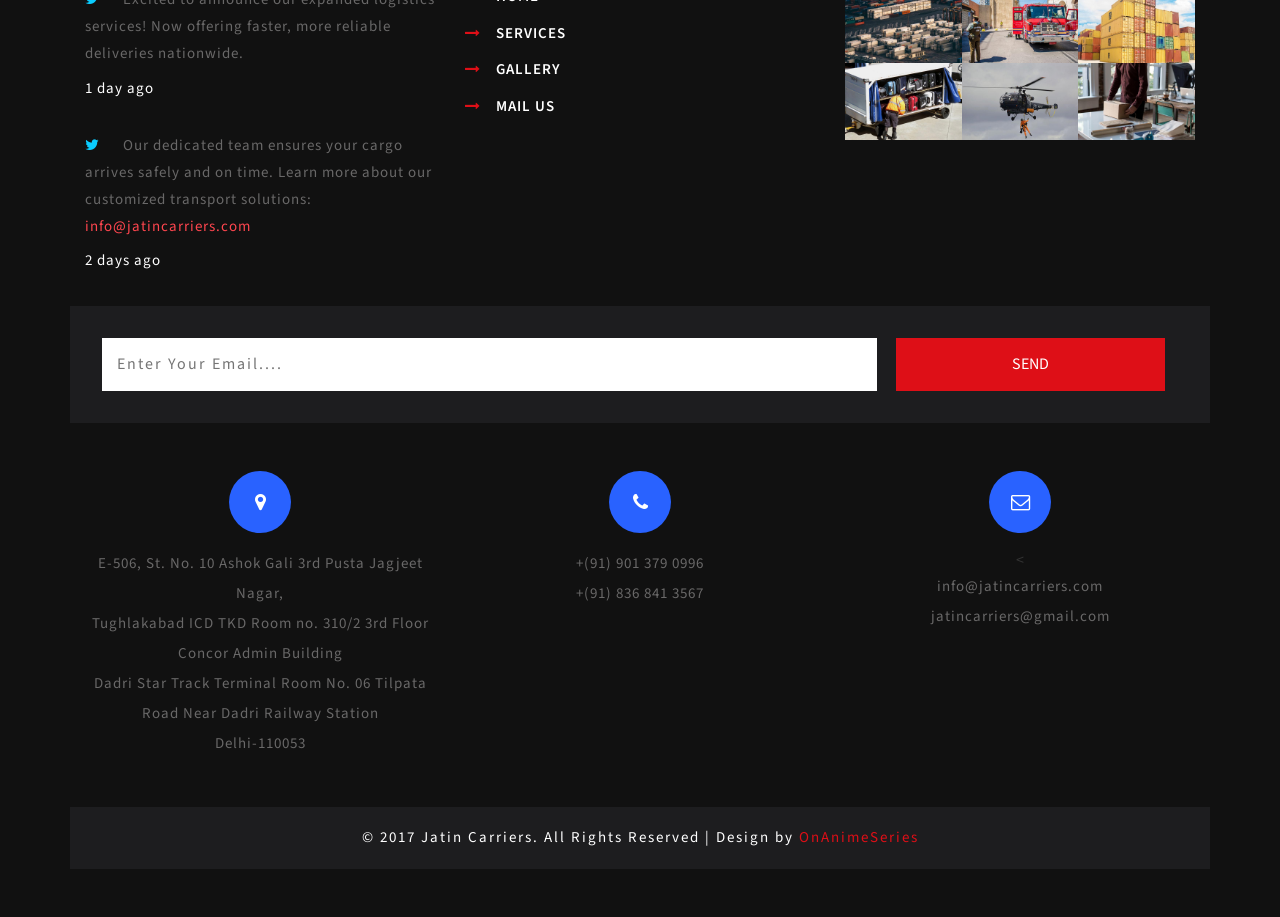
<file: gallery.html>
<!DOCTYPE html>
<html lang="en">
<head>
<title>Jatin Carriers | Gallery</title>
<!-- custom-theme -->
<meta name="viewport" content="width=device-width, initial-scale=1">
<meta http-equiv="Content-Type" content="text/html; charset=utf-8" />
<meta name="description" content="Jatin Carriers Services offers reliable and efficient logistics solutions for your cargo needs. Our experienced team ensures timely delivery and customer satisfaction." />
<meta name="author" content="Jatin Carriers" />

<script type="application/x-javascript"> addEventListener("load", function() { setTimeout(hideURLbar, 0); }, false);
		function hideURLbar(){ window.scrollTo(0,1); } </script>
<!-- //custom-theme -->
<link href="css/bootstrap.css" rel="stylesheet" type="text/css" media="all" />
<link href="css/style.css" rel="stylesheet" type="text/css" media="all" />
<link href="css/index.css" rel="stylesheet" type="text/css" media="all" />
<!-- font-awesome-icons -->
<link href="css/font-awesome.css" rel="stylesheet"> 
<!-- //font-awesome-icons -->
<link href="//fonts.googleapis.com/css?family=Source+Sans+Pro:300,300i,400,400i,600,600i,700,900" rel="stylesheet">
</head>
	
<body>
<!-- banner -->
<div class="main_section_agile">
		<div class="agileits_w3layouts_banner_nav">
		   
			<nav class="navbar navbar-default">
				<div class="navbar-header navbar-left">
					<button type="button" class="navbar-toggle collapsed" data-toggle="collapse" data-target="#bs-example-navbar-collapse-1">
						<span class="sr-only">Toggle navigation</span>
						<span class="icon-bar"></span>
						<span class="icon-bar"></span>
						<span class="icon-bar"></span>
					</button>
				<h1><a class="navbar-brand" href="index.html"><i class="fa fa-plane" aria-hidden="true"></i> Jatin Carriers <span>For Global Services</span></a></h1>

				</div>
				 <ul class="agile_forms">
					<li><a href="#" data-toggle="modal" data-target="#myModal2"><i class="fa fa-sign-in" aria-hidden="true"></i> Sign In</a> </li>
					<li><a href="#" data-toggle="modal" data-target="#myModal3"><i class="fa fa-pencil-square-o" aria-hidden="true"></i> Sign Up</a> </li>
				</ul>
				<!-- Collect the nav links, forms, and other content for toggling -->
				<div class="collapse navbar-collapse navbar-right" id="bs-example-navbar-collapse-1">
					<nav class="link-effect-2" id="link-effect-2">
						<ul class="nav navbar-nav">
							<li><a href="index.html" class="effect-3">Home</a></li>
							<li><a href="services.html" class="effect-3">Services</a></li>
							<li class="active"><a href="gallery.html" class="effect-3">Gallery</a></li>
							<!-- 
							<li class="dropdown">
								<a href="#" class="dropdown-toggle effect-3" data-toggle="dropdown">Short Codes <b class="fa fa-caret-down" aria-hidden="true"></b></a>
								<ul class="dropdown-menu agile_short_dropdown">
									<li><a href="icons.html">Web Icons</a></li>
									<li><a href="typography.html">Typography</a></li>
								</ul>
							</li> 
							Description: 
								- Short Codes: Dropdown menu containing links to Web Icons and Typography.
							-->
							<li><a href="mail.html" class="effect-3">Mail Us</a></li>
						</ul>
					</nav>

				</div>
			</nav>	
			<div class="clearfix"> </div> 
		</div>
</div>
<!--/ banner -->
<div class="banner1">
			
		<div class="w3_agileits_service_banner_info">
			<h2>Gallery</h2>
		</div>
	</div>

<!--/ banner -->
	<!-- Modal1 -->
													<div class="modal fade" id="myModal2" tabindex="-1" role="dialog">
														<div class="modal-dialog">
														<!-- Modal content-->
															<div class="modal-content">
																<div class="modal-header">
																	<button type="button" class="close" data-dismiss="modal">&times;</button>
																	
																	<div class="signin-form profile">
																	<h3 class="agileinfo_sign">Sign In</h3>	
																			<div class="login-form">
																				<form action="#" method="post">
																					<input type="email" name="email" placeholder="E-mail" required="">
																					<input type="password" name="password" placeholder="Password" required="">
																					<div class="tp">
																						<input type="submit" value="Sign In">
																					</div>
																				</form>
																			</div>
																			<div class="login-social-grids">
																				<ul>
																					<li><a href="#"><i class="fa fa-facebook"></i></a></li>
																					<li><a href="#"><i class="fa fa-twitter"></i></a></li>
																					<li><a href="#"><i class="fa fa-rss"></i></a></li>
																				</ul>
																			</div>
																			<p><a href="#" data-toggle="modal" data-target="#myModal3" > Don't have an account?</a></p>
																		</div>
																</div>
															</div>
														</div>
													</div>
													<!-- //Modal1 -->	
													<!-- Modal2 -->
													<div class="modal fade" id="myModal3" tabindex="-1" role="dialog">
														<div class="modal-dialog">
														<!-- Modal content-->
															<div class="modal-content">
																<div class="modal-header">
																	<button type="button" class="close" data-dismiss="modal">&times;</button>
																	
																	<div class="signin-form profile">
																	<h3 class="agileinfo_sign">Sign Up</h3>	
																			<div class="login-form">
																				<form action="#" method="post">
																				   <input type="text" name="name" placeholder="Username" required="">
																					<input type="email" name="email" placeholder="Email" required="">
																					<input type="password" name="password" placeholder="Password" required="">
																					<input type="password" name="password" placeholder="Confirm Password" required="">
																					<input type="submit" value="Sign Up">
																				</form>
																			</div>
																			<p><a href="#"> By clicking register, I agree to your terms</a></p>
																		</div>
																</div>
															</div>
														</div>
													</div>
													<!-- //Modal2 -->	

<!--/Gallery-->
<div class="inner_main_agile_section">
	<div class="container">
		<h3 class="w3l_header w3_agileits_header">Explore Our <span>Gallery</span></h3>
		<p class="sub_para_agile two">Discover the essence of our services through stunning visuals that showcase our commitment to excellence.</p>
		
				<div class="agile_inner_grids">	
            <ul class="simplefilter">
                <li class="active" data-filter="all">All</li>
                <li data-filter="1">Packing</li>
                <li data-filter="2">Import</li>
                <li data-filter="3">Export</li>
                <li data-filter="4">Delivery</li>
            </ul>
            <div class="filtr-container">
                <div class="  filtr-item gallery-t" data-category="1, 4" data-sort="Busy streets">
				
                <a href="images/1.jpg" class="b-link-stripe b-animate-go  thickbox">
	
					<figure>
					 <img src="images/1.jpg" class="img-responsive" alt=" " />	<figcaption>
						<h3>Jatin Carriers</h3>
						<p>
							Reliable courier services for timely deliveries with care.
						</p>
						
						</figcaption>
					</figure>
				</a>

                </div>
                <div class=" filtr-item" data-category="2, 3" data-sort="Luminous night">
                   <a href="images/2.jpg" class="b-link-stripe b-animate-go  thickbox">

					<figure>
					 <img src="images/2.jpg" class="img-responsive" alt=" " />	<figcaption>
						<h3>Jatin Carriers</h3>
						<p>
							Efficient luggage handling for seamless travel experiences.
						</p>
						
						</figcaption>
					</figure>
				</a>

                </div>
                <div class=" filtr-item" data-category="1, 4" data-sort="City wonders">
                    <a href="images/3.jpg" class="b-link-stripe b-animate-go  thickbox">

					<figure>
					 <img src="images/3.jpg" class="img-responsive" alt=" " />	<figcaption>
						<h3>Jatin Carriers</h3>
						<p>
							Secure and reliable container services for all your shipping needs.
						</p>
						
						</figcaption>
					</figure>
				</a>

                </div>
                <div class="  filtr-item" data-category="3" data-sort="In production">
                   <a href="images/4.jpg" class="b-link-stripe b-animate-go  thickbox">

					<figure>
					 <img src="images/4.jpg" class="img-responsive" alt=" " />	<figcaption>
						<h3>Jatin Carriers</h3>
						<p>
							Efficient aerial logistics with precision handling for all your urgent cargo.
						</p>
						
						</figcaption>
					</figure>
				</a>

                </div>
                <div class=" filtr-item" data-category="3, 4" data-sort="Industrial site">
                  <a href="images/5.jpg" class="b-link-stripe b-animate-go  thickbox">

					<figure>
					 <img src="images/5.jpg" class="img-responsive" alt=" " />	<figcaption>
						<h3>Jatin Carriers</h3>
						<p>
							Seamless transport solutions ensuring timely delivery of your cargo.
						</p>						
						</figcaption>
					</figure>
				</a>

                </div>
                <div class=" filtr-item" data-category="2, 4" data-sort="Peaceful lake">
                    <a href="images/6.jpg" class="b-link-stripe b-animate-go  thickbox">

					<figure>
					 <img src="images/6.jpg" class="img-responsive" alt=" " />	<figcaption>
						<h3>Jatin Carriers</h3>
						<p>
							Seamless transport solutions ensuring timely delivery of your cargo.
						</p>
						
						</figcaption>
					</figure>
				</a>

                </div>
                <div class="  filtr-item" data-category="1, 3" data-sort="City lights">
                   <a href="images/7.jpg" class="b-link-stripe b-animate-go  thickbox">

					<figure>
					 <img src="images/7.jpg" class="img-responsive" alt=" " />	<figcaption>
						<h3>Jatin Carriers</h3>
						<p>
							Streamlined shipping solutions for your global cargo needs.
						</p>						
						</figcaption>
					</figure>
				</a>

                </div>
                <div class=" filtr-item" data-category="2, 4" data-sort="Dreamhouse">
                   <a href="images/8.jpg" class="b-link-stripe b-animate-go  thickbox">

					<figure>
					 <img src="images/8.jpg" class="img-responsive" alt=" " />	<figcaption>
						<h3>Jatin Carriers</h3>
						<p>
							Ensuring your cargo is protected with top-notch security services.
						</p>

						
						</figcaption>
					</figure>
				</a>

                </div>
				<div class=" filtr-item" data-category="2, 4" data-sort="Dreamhouse">
                  <a href="images/9.jpg" class="b-link-stripe b-animate-go  thickbox">

					<figure>
					 <img src="images/9.jpg" class="img-responsive" alt=" " />	<figcaption>
						<h3>Jatin Carriers</h3>
						<p>
							Efficiently organized cargo, ready for quick distribution and delivery.
						</p>

						
						</figcaption>
					</figure>
				</a>

                </div>
				
               <div class="clearfix"> </div>
			</div>
		</div>
	</div>
</div>
<!-- footer -->
	<div class="footer">
		<div class="container">
			<div class="w3_agile_footer_grids">
				<div class="col-md-4 w3_agile_footer_grid">
					<h3>Latest Tweets</h3>
					<ul class="agile_footer_grid_list">
						<li><i class="fa fa-twitter" aria-hidden="true"></i>Excited to announce our expanded logistics services! Now offering faster, more reliable deliveries nationwide. <span>1 day ago</span></li>
						<li><i class="fa fa-twitter" aria-hidden="true"></i>Our dedicated team ensures your cargo arrives safely and on time.
							Learn more about our customized transport solutions: <a href="mailto:info@jatincarriers.com">info@jatincarriers.com</a> <span>2 days ago</span></li>
					</ul>
				</div>
				<div class="col-md-4 w3_agile_footer_grid">
					<h3>Navigation</h3>
					<ul class="agileits_w3layouts_footer_grid_list">
						<li><i class="fa fa-long-arrow-right" aria-hidden="true"></i><a href="index.html">Home</a></li>
						<li><i class="fa fa-long-arrow-right" aria-hidden="true"></i><a href="services.html">Services</a></li>
						<li><i class="fa fa-long-arrow-right" aria-hidden="true"></i><a href="gallery.html">Gallery</a></li>
						<li><i class="fa fa-long-arrow-right" aria-hidden="true"></i><a href="mail.html">Mail Us</a></li>
					</ul>
				</div>
				<div class="col-md-4 w3_agile_footer_grid">
					<h3>Instagram Posts</h3>
					<div class="w3_agileits_footer_grid_left">
						<a href="#" data-toggle="modal" data-target="#myModal">
							<img src="images/7.jpg" alt=" " class="img-responsive" />
						</a>
					</div>
					<div class="w3_agileits_footer_grid_left">
						<a href="#" data-toggle="modal" data-target="#myModal">
							<img src="images/8.jpg" alt=" " class="img-responsive" />
						</a>
					</div>
					<div class="w3_agileits_footer_grid_left">
						<a href="#" data-toggle="modal" data-target="#myModal">
							<img src="images/3.jpg" alt=" " class="img-responsive" />
						</a>
					</div>
					<div class="w3_agileits_footer_grid_left">
						<a href="#" data-toggle="modal" data-target="#myModal">
							<img src="images/2.jpg" alt=" " class="img-responsive" />
						</a>
					</div>
					<div class="w3_agileits_footer_grid_left">
					<a href="#" data-toggle="modal" data-target="#myModal">
							<img src="images/4.jpg" alt=" " class="img-responsive" />
						</a>
					</div>
					<div class="w3_agileits_footer_grid_left">
					<a href="#" data-toggle="modal" data-target="#myModal">
							<img src="images/1.jpg" alt=" " class="img-responsive" />
						</a>
					</div>
					<div class="clearfix"> </div>
				</div>
				<div class="clearfix"> </div>
			</div>
			<div class="w3_newsletter_footer_grids">
				<div class="w3_newsletter_footer_grid_left">
					<form name="submit-to-google-sheet" action="#" method="post">
						<input type="email" name="Email" placeholder="Enter Your Email...." required="">
						<input type="submit" value="SEND">
					</form>
					<span id="msg" class="success-message" style="color: #2962FF; display: none;"></span> <!-- This will display the success message in green -->
				</div>
			</div>
			<div class="w3ls_address_mail_footer_grids">
				<div class="col-md-4 w3ls_footer_grid_left">
					<div class="wthree_footer_grid_left">
						<i class="fa fa-map-marker" aria-hidden="true"></i>
					</div>
					<p>E-506, St. No. 10 Ashok Gali 3rd Pusta Jagjeet Nagar,</p>
					<p>Tughlakabad ICD TKD Room no. 310/2 3rd Floor Concor Admin Building</p>
					<p>Dadri Star Track Terminal Room No. 06 Tilpata Road Near Dadri Railway Station <span>Delhi-110053</span></p>
				</div>
				<div class="col-md-4 w3ls_footer_grid_left">
					<div class="wthree_footer_grid_left">
						<i class="fa fa-phone" aria-hidden="true"></i>
					</div>
					<p>+(91) 901 379 0996 <span>+(91) 836 841 3567</span></p>
				</div>
				<div class="col-md-4 w3ls_footer_grid_left">
					<div class="wthree_footer_grid_left">
						<i class="fa fa-envelope-o" aria-hidden="true"></i>
					</div>
					<<p><a href="mailto:info@jatincarriers.com">info@jatincarriers.com</a> 
						<span><a href="mailto:jatincarriers@gmail.com">jatincarriers@gmail.com</a></span></p>
				</div>
				<div class="clearfix"> </div>
			</div>
			<div class="agileinfo_copyright">
				<p>© 2017  Jatin Carriers. All Rights Reserved | Design by <a href="https://onanimeseries.com/">OnAnimeSeries</a></p>
			</div>
		</div>
	</div>
   <!-- //footer -->
   <!-- start-smoth-scrolling -->
    <!-- js -->
     <script type="text/javascript" src="js/jquery-2.1.4.min.js"></script>
    <!-- //js -->
    <script src="js/jquery.filterizr.js"></script>
    <script src="js/controls.js"></script>
    <!-- Kick off Filterizr -->
    <script type="text/javascript">
        $(function() {
            //Initialize filterizr with default options
            $('.filtr-container').filterizr();
        });
    </script>
	<!---->
	<script src="js/jquery.chocolat.js"></script>
		<link rel="stylesheet" href="css/chocolat.css" type="text/css" media="screen">
		<!--light-box-files -->
		<script type="text/javascript">
		$(function() {
			$('.filtr-item a').Chocolat();
		});
		</script>
<!--//gallery-->
<script type="text/javascript" src="js/move-top.js"></script>
<script type="text/javascript" src="js/easing.js"></script>
<script type="text/javascript">
	jQuery(document).ready(function($) {
		$(".scroll").click(function(event){		
			event.preventDefault();
			$('html,body').animate({scrollTop:$(this.hash).offset().top},1000);
		});
	});
</script>
<!-- start-smoth-scrolling -->
<!-- for bootstrap working -->
	<script src="js/bootstrap.js"></script>
<!-- //for bootstrap working -->
<!-- here stars scrolling icon -->
	<script type="text/javascript">
		$(document).ready(function() {
			/*
				var defaults = {
				containerID: 'toTop', // fading element id
				containerHoverID: 'toTopHover', // fading element hover id
				scrollSpeed: 1200,
				easingType: 'linear' 
				};
			*/
								
			$().UItoTop({ easingType: 'easeOutQuart' });
								
			});
	</script>
<!-- //here ends scrolling icon -->


<!-- //Email Subscription -->
<script>
	const scriptURL = 'https://script.google.com/macros/s/AKfycbyaFVG4FA09GxzV8e3zQ99Tp1yk_zdocdvK8rzPU6NxpFqRGm-tAsrdWlcKrnOoN8XWBw/exec';
	const form = document.forms['submit-to-google-sheet'];
	const msg = document.getElementById("msg");
  
	form.addEventListener('submit', e => {
		e.preventDefault();
		
		// Show the success message immediately
		msg.innerHTML = "Thanks for Subscribing";
		msg.style.display = "block"; // Make the message visible
	
		// Hide the message after 2 seconds
		setTimeout(() => {
			msg.style.display = "none"; // Hide the message
		}, 2000); // 2000 milliseconds = 2 seconds

		// Send the data to Google Sheets
		fetch(scriptURL, { method: 'POST', body: new FormData(form)})
			.then(response => {
				console.log('Success!', response);
				form.reset(); // Reset the form
			})
			.catch(error => {
				console.error('Error!', error.message);
				msg.innerHTML = "There was an error. Please try again.";
				msg.style.color = "red"; // Optional: Change color to red on error
			});
	});
</script>


</body>
</html>
</file>
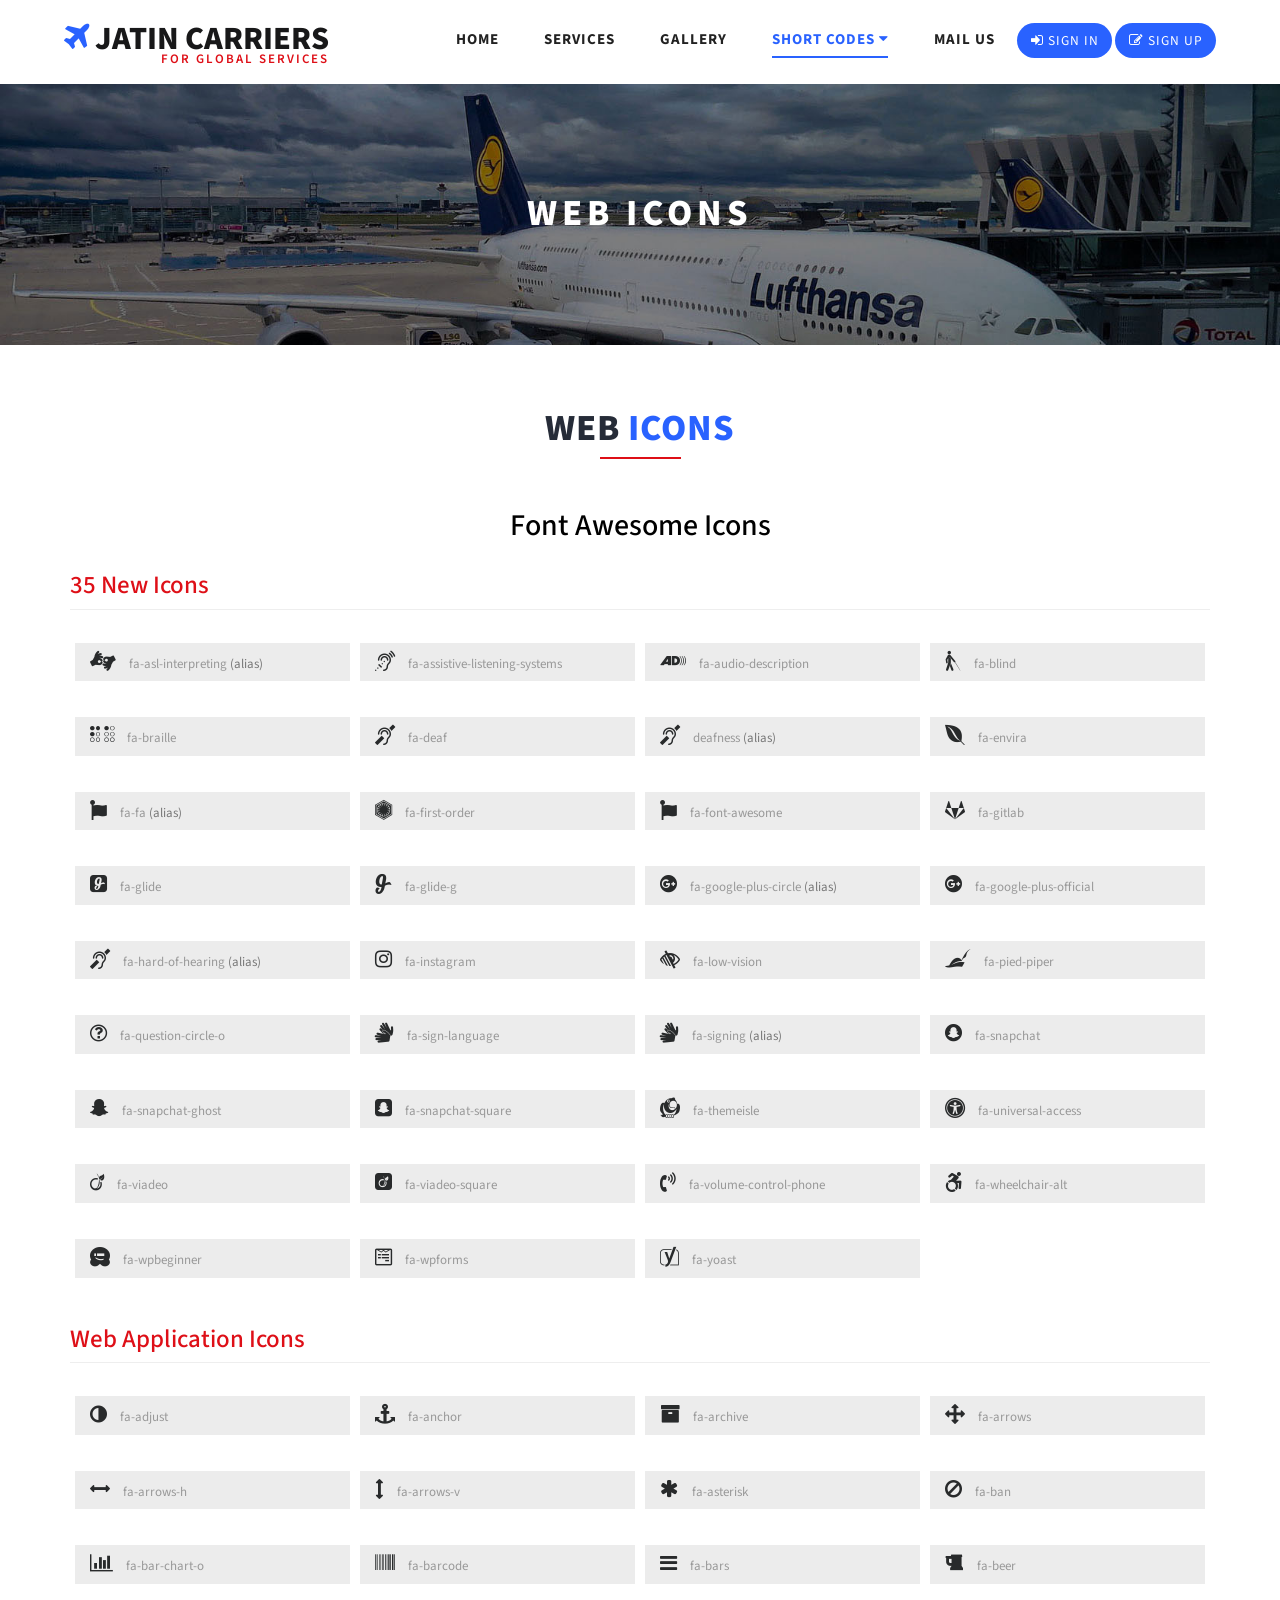
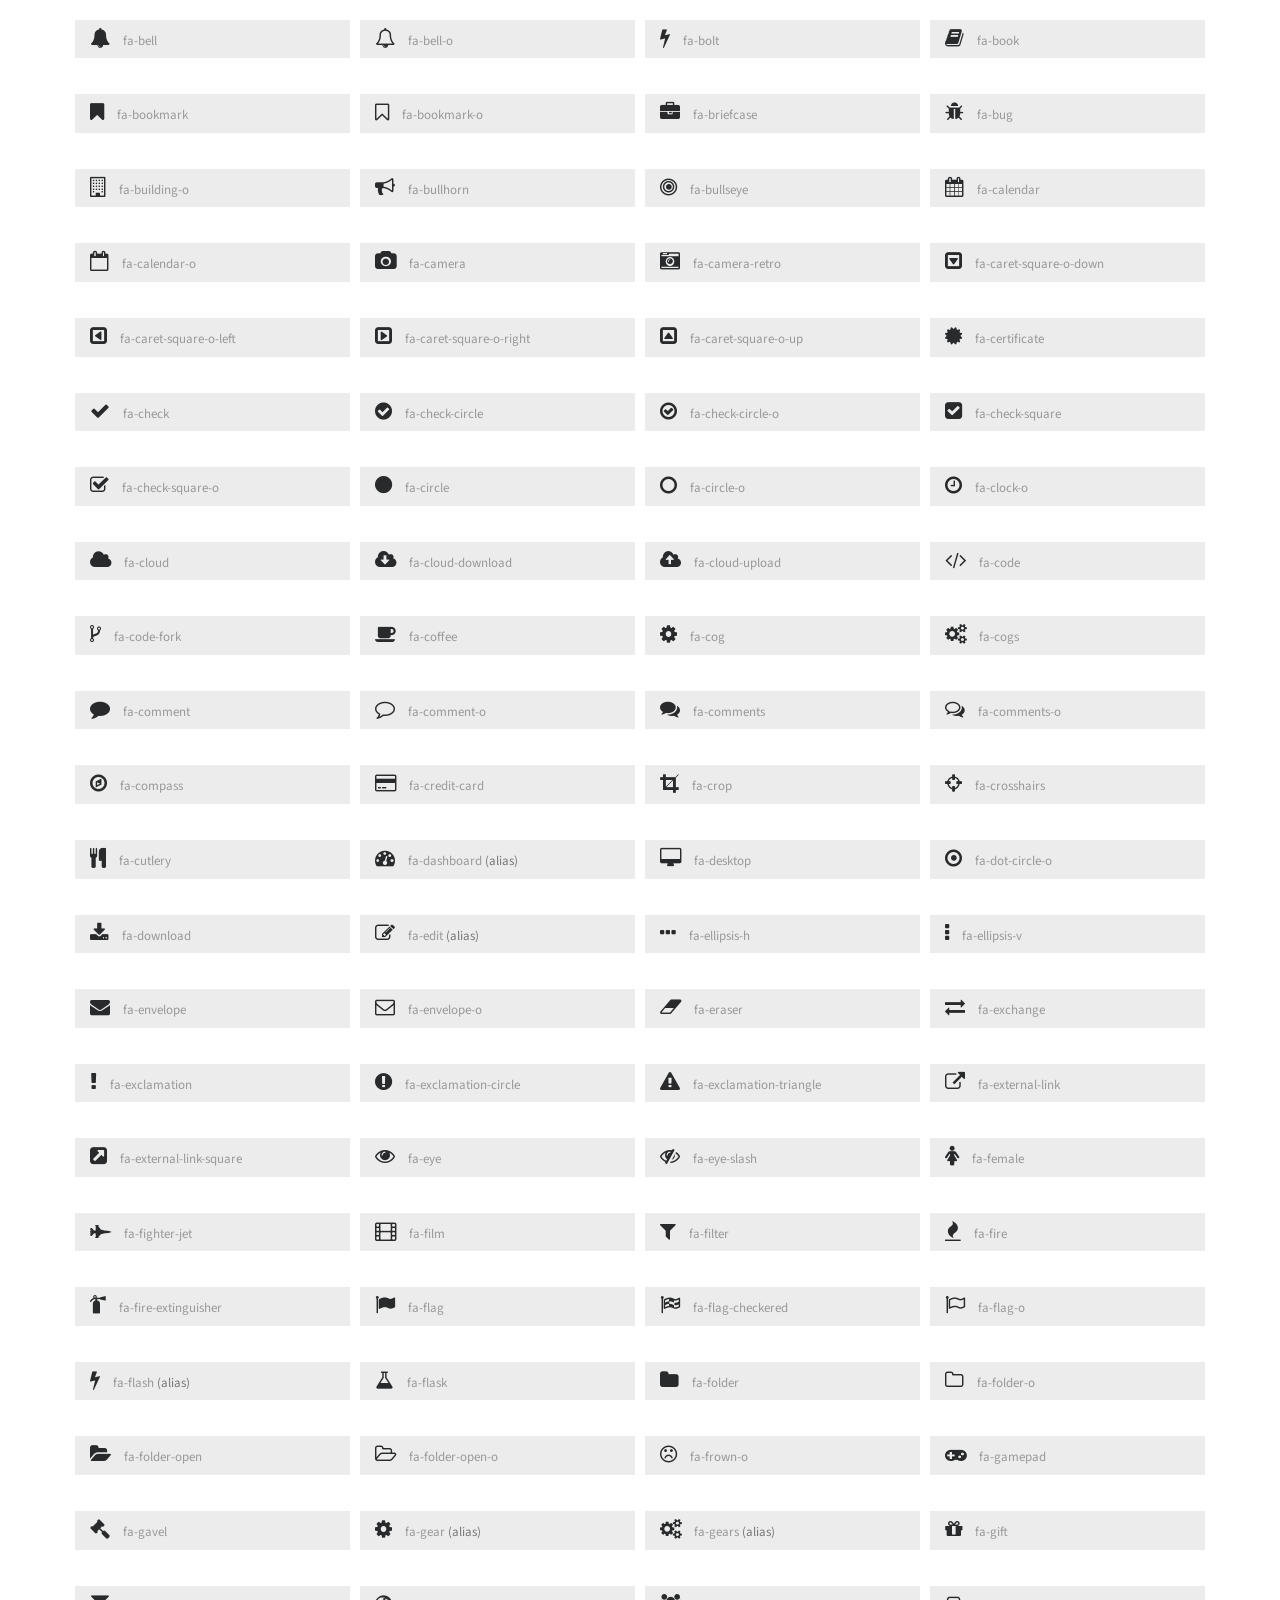
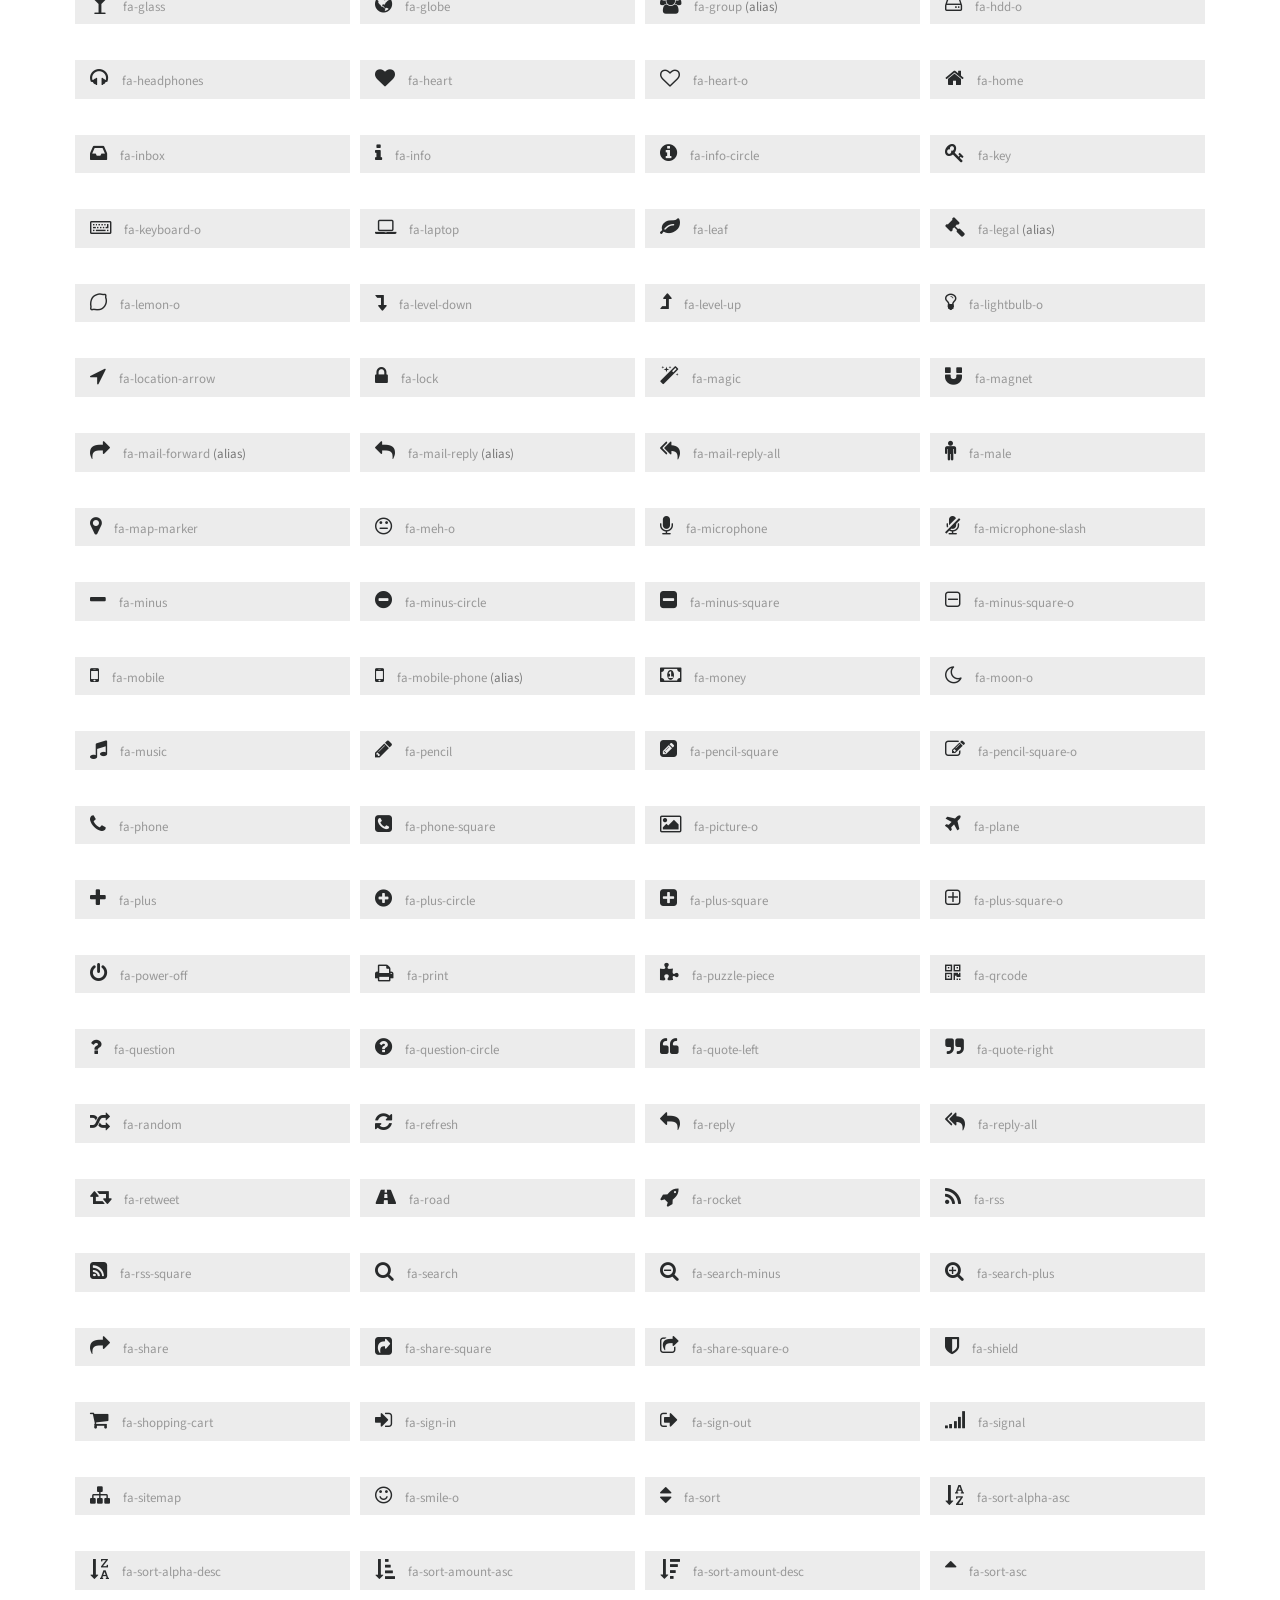
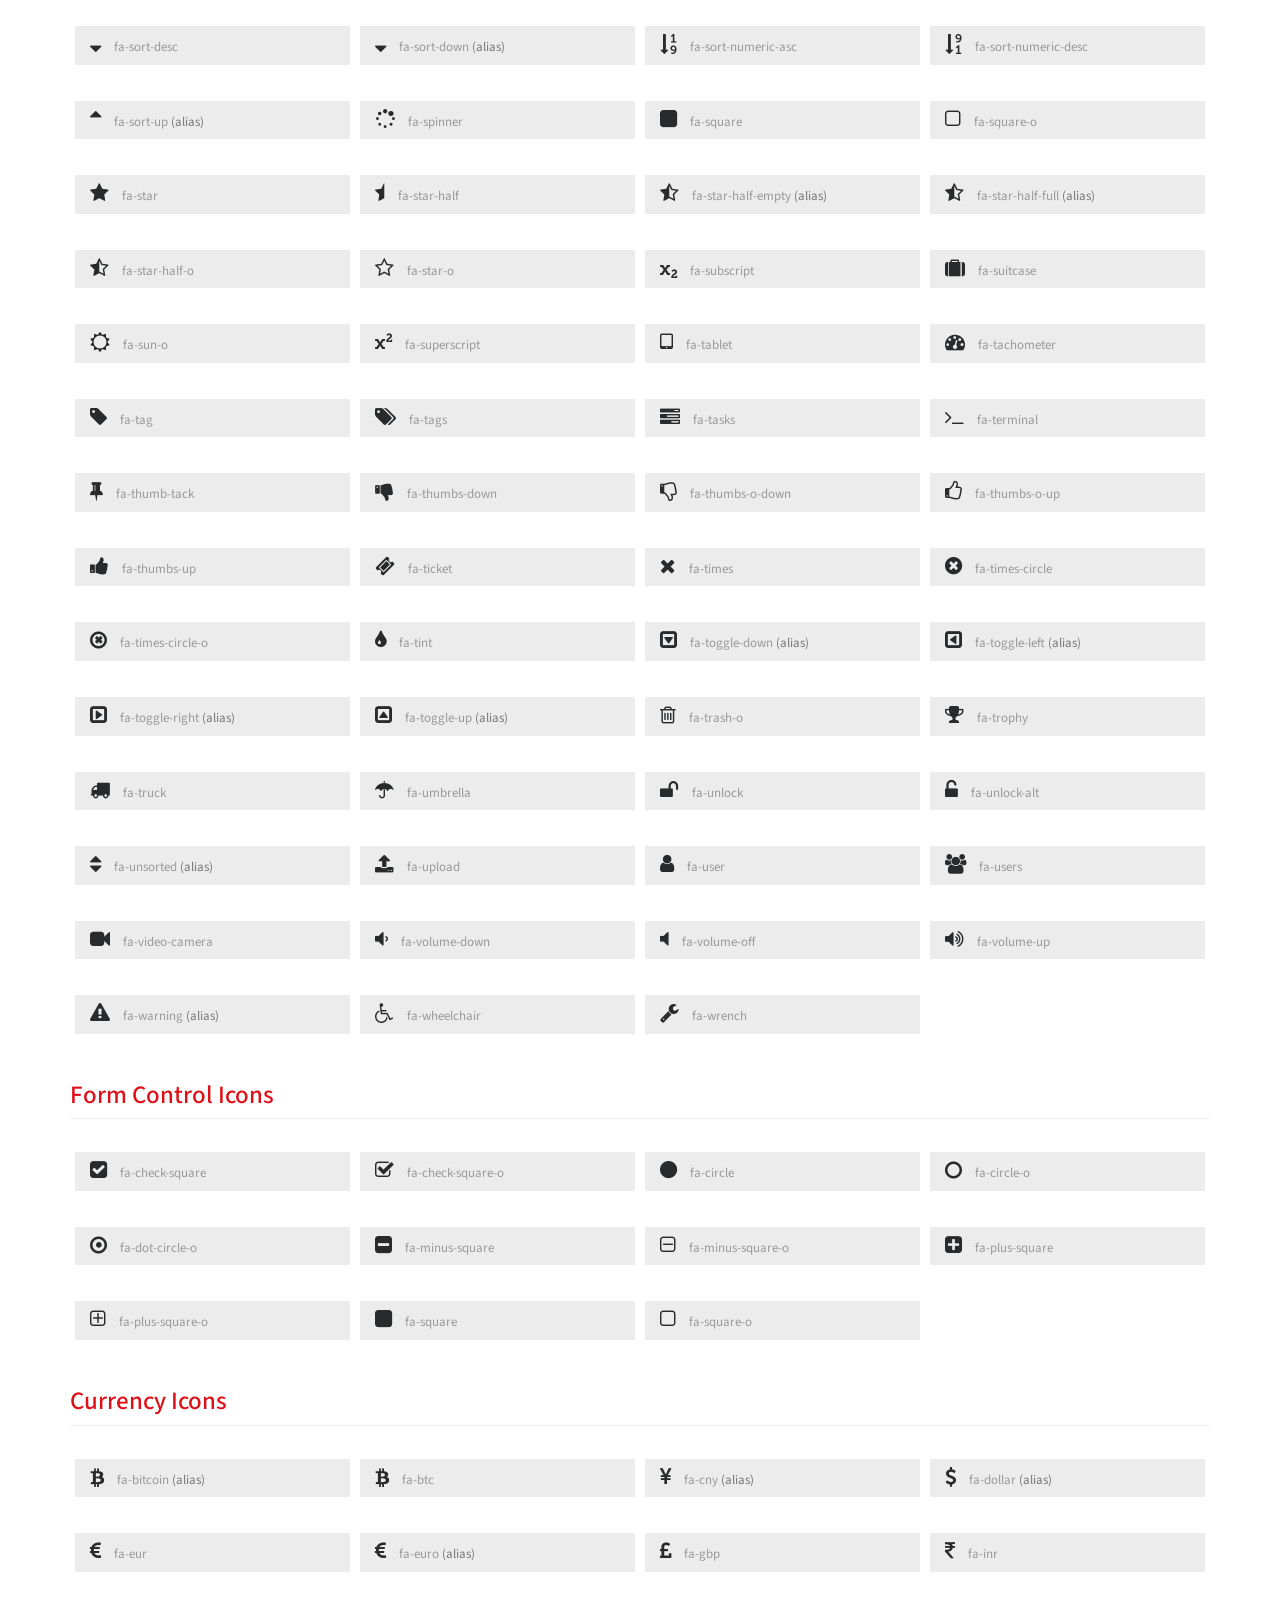
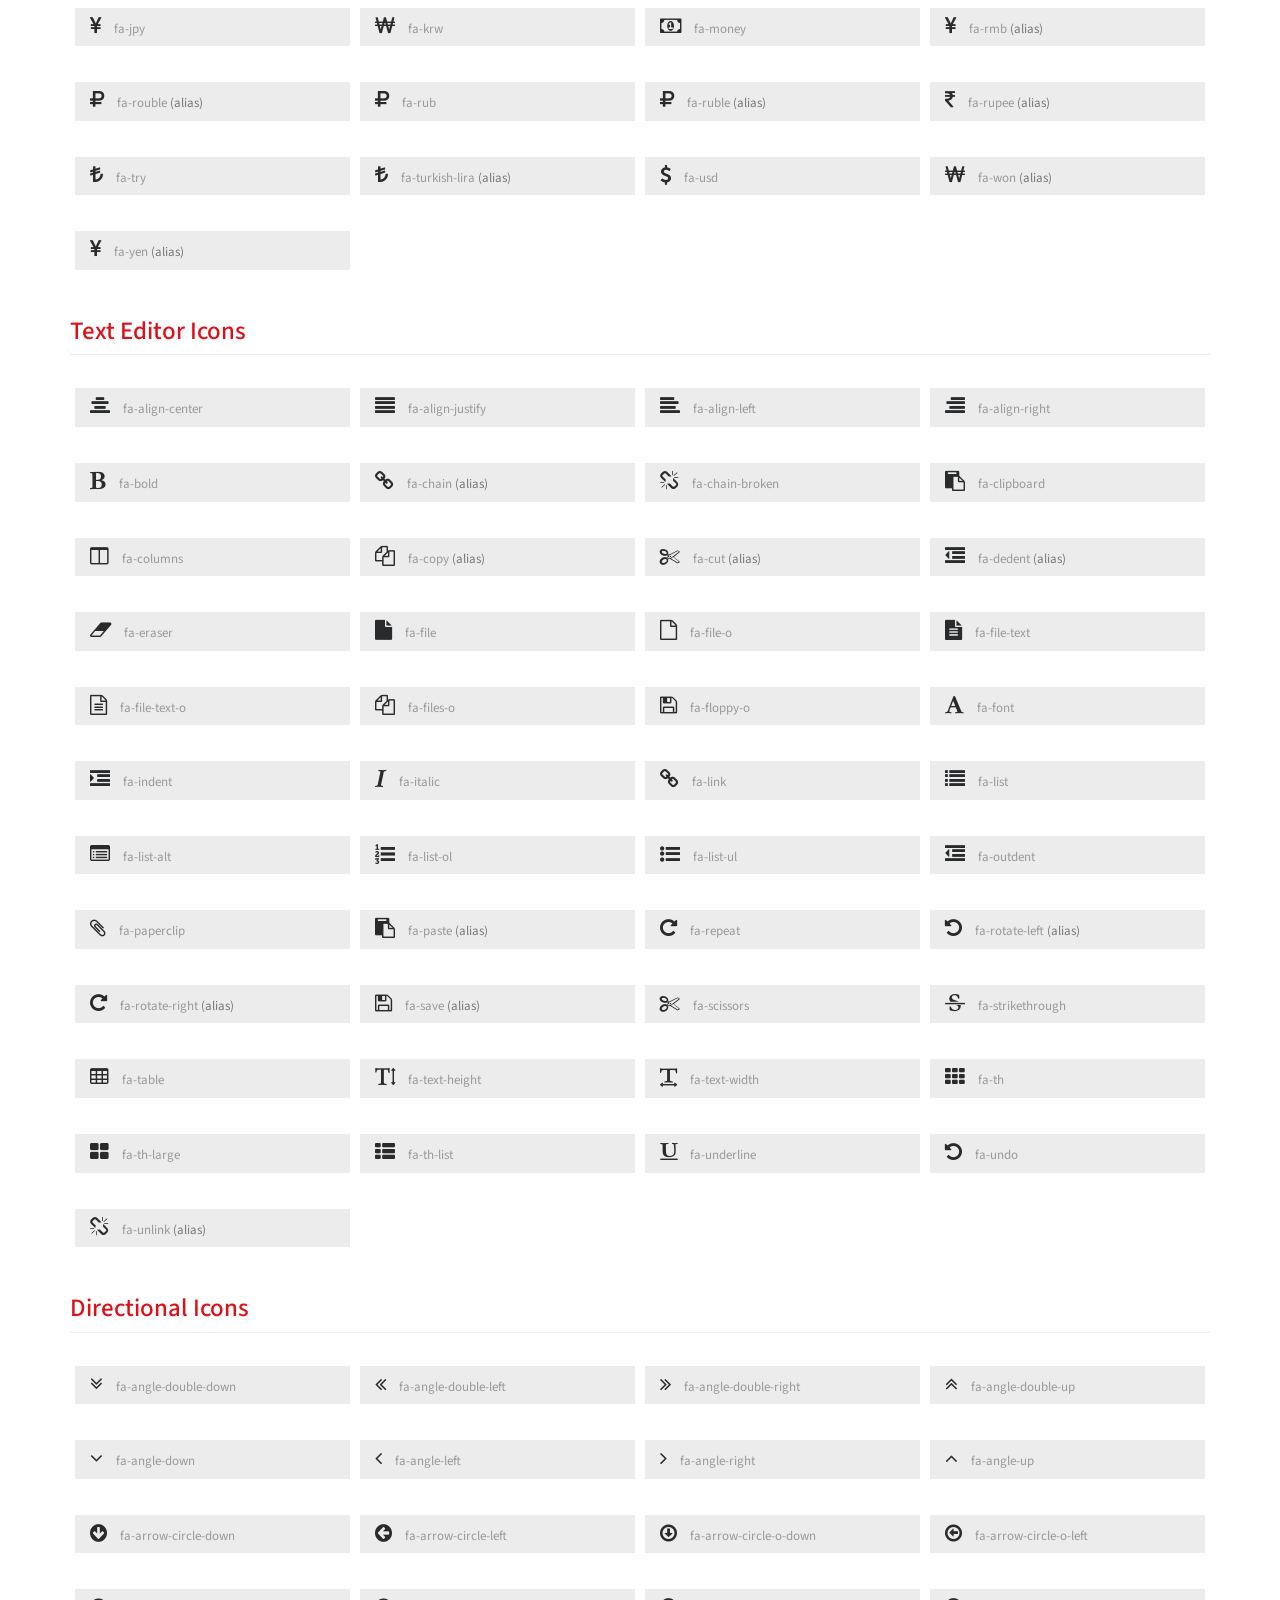
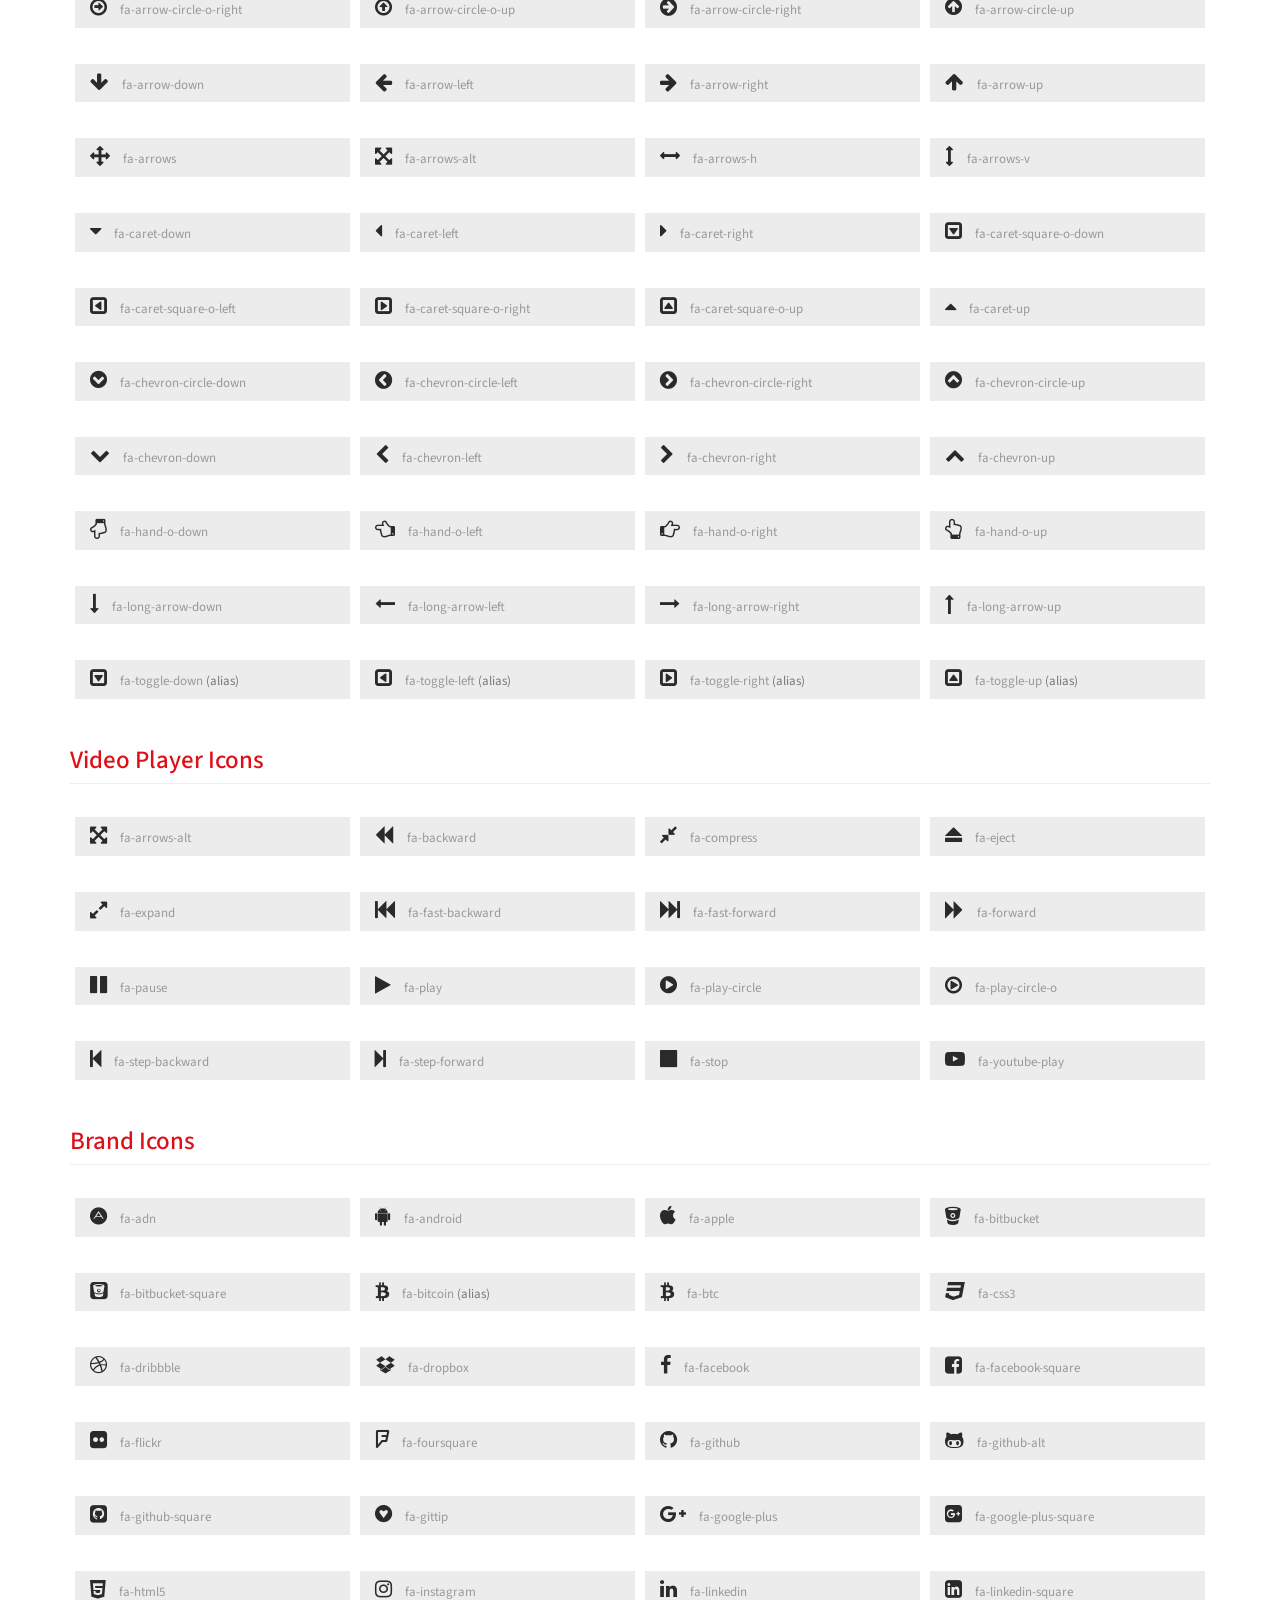
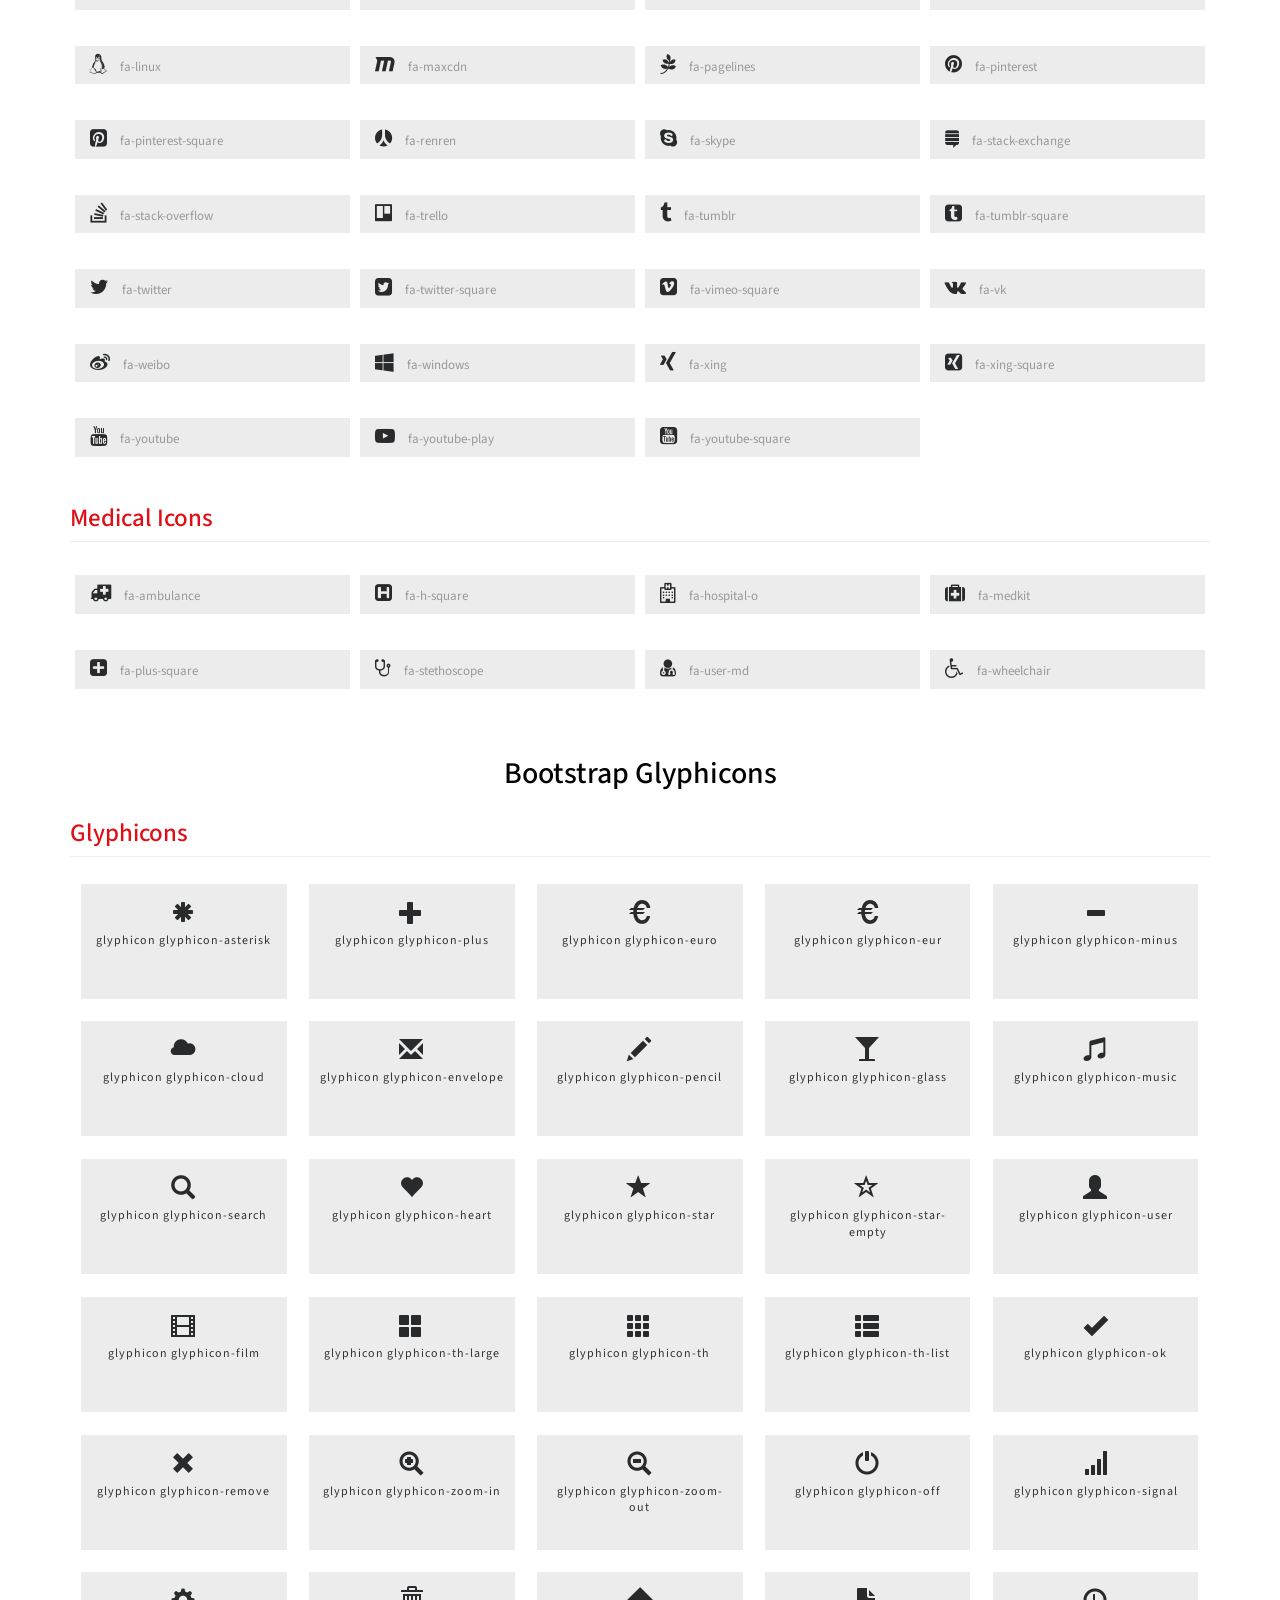
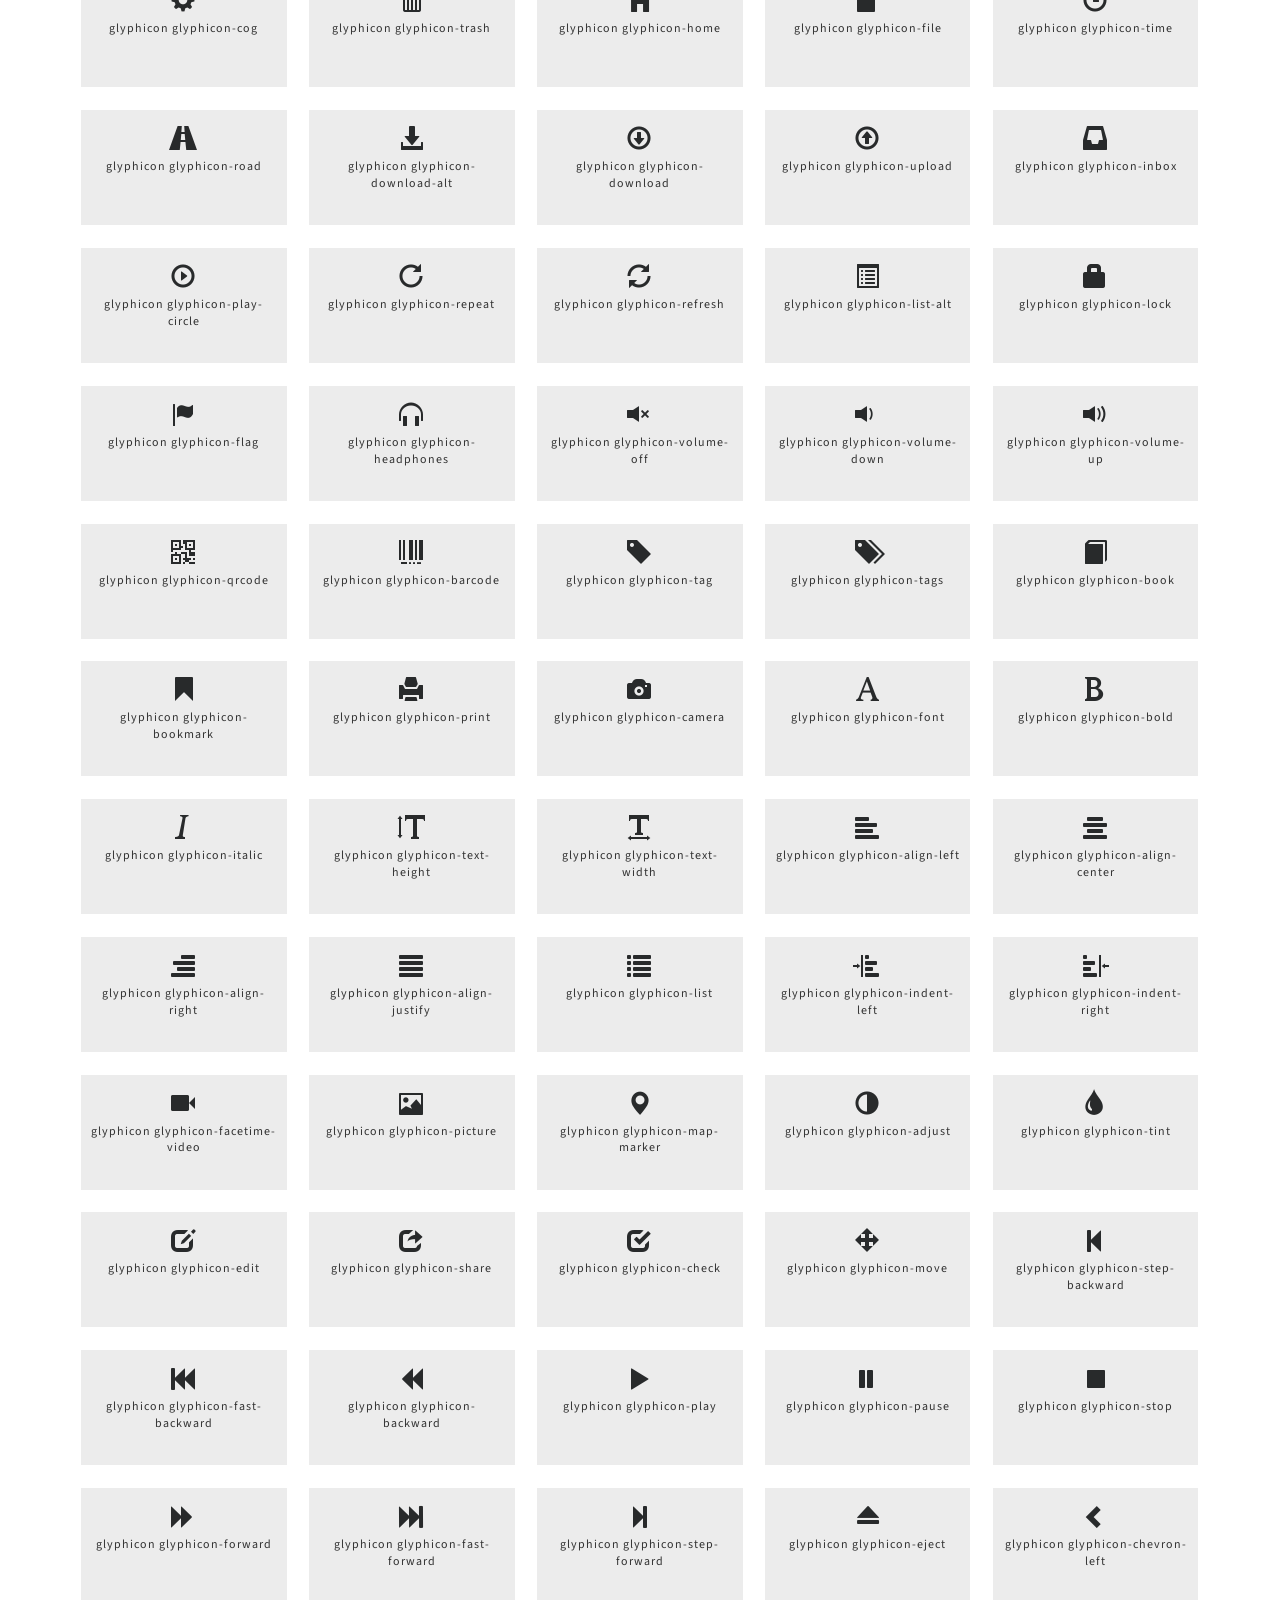
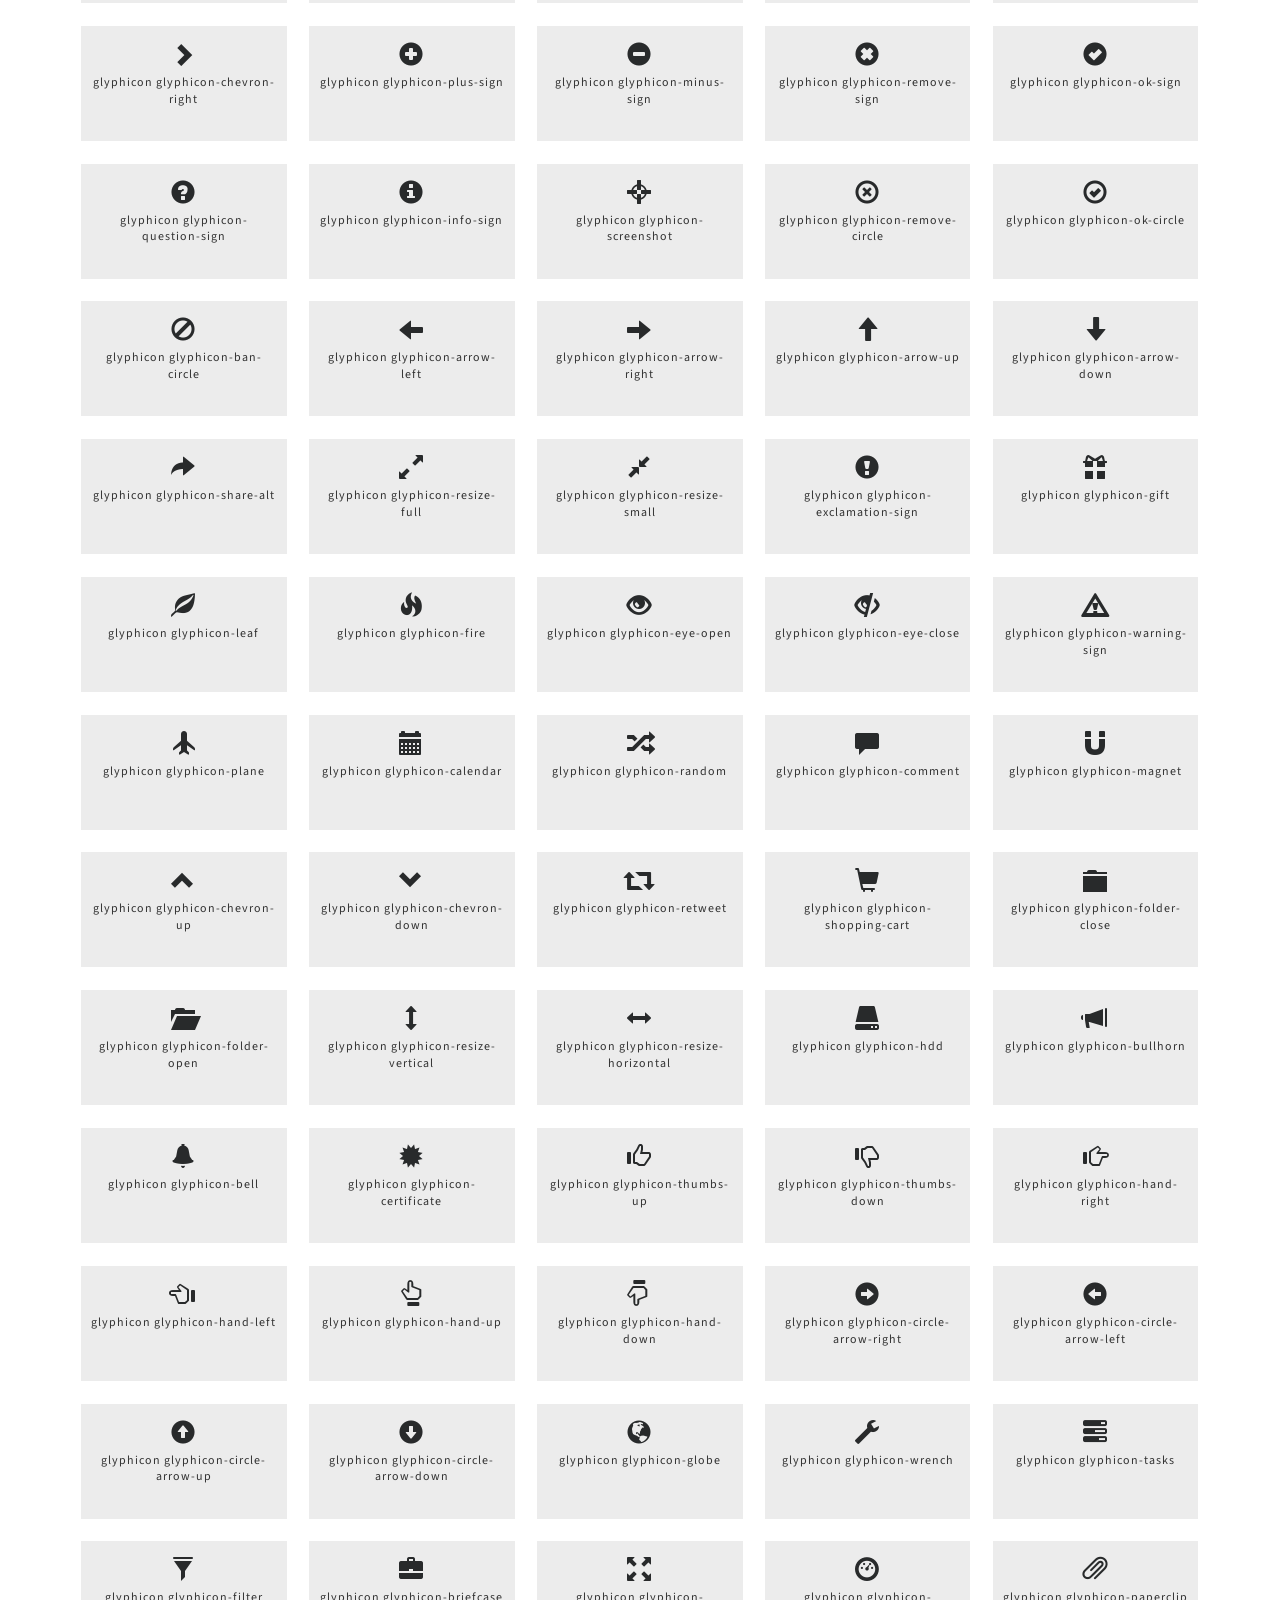
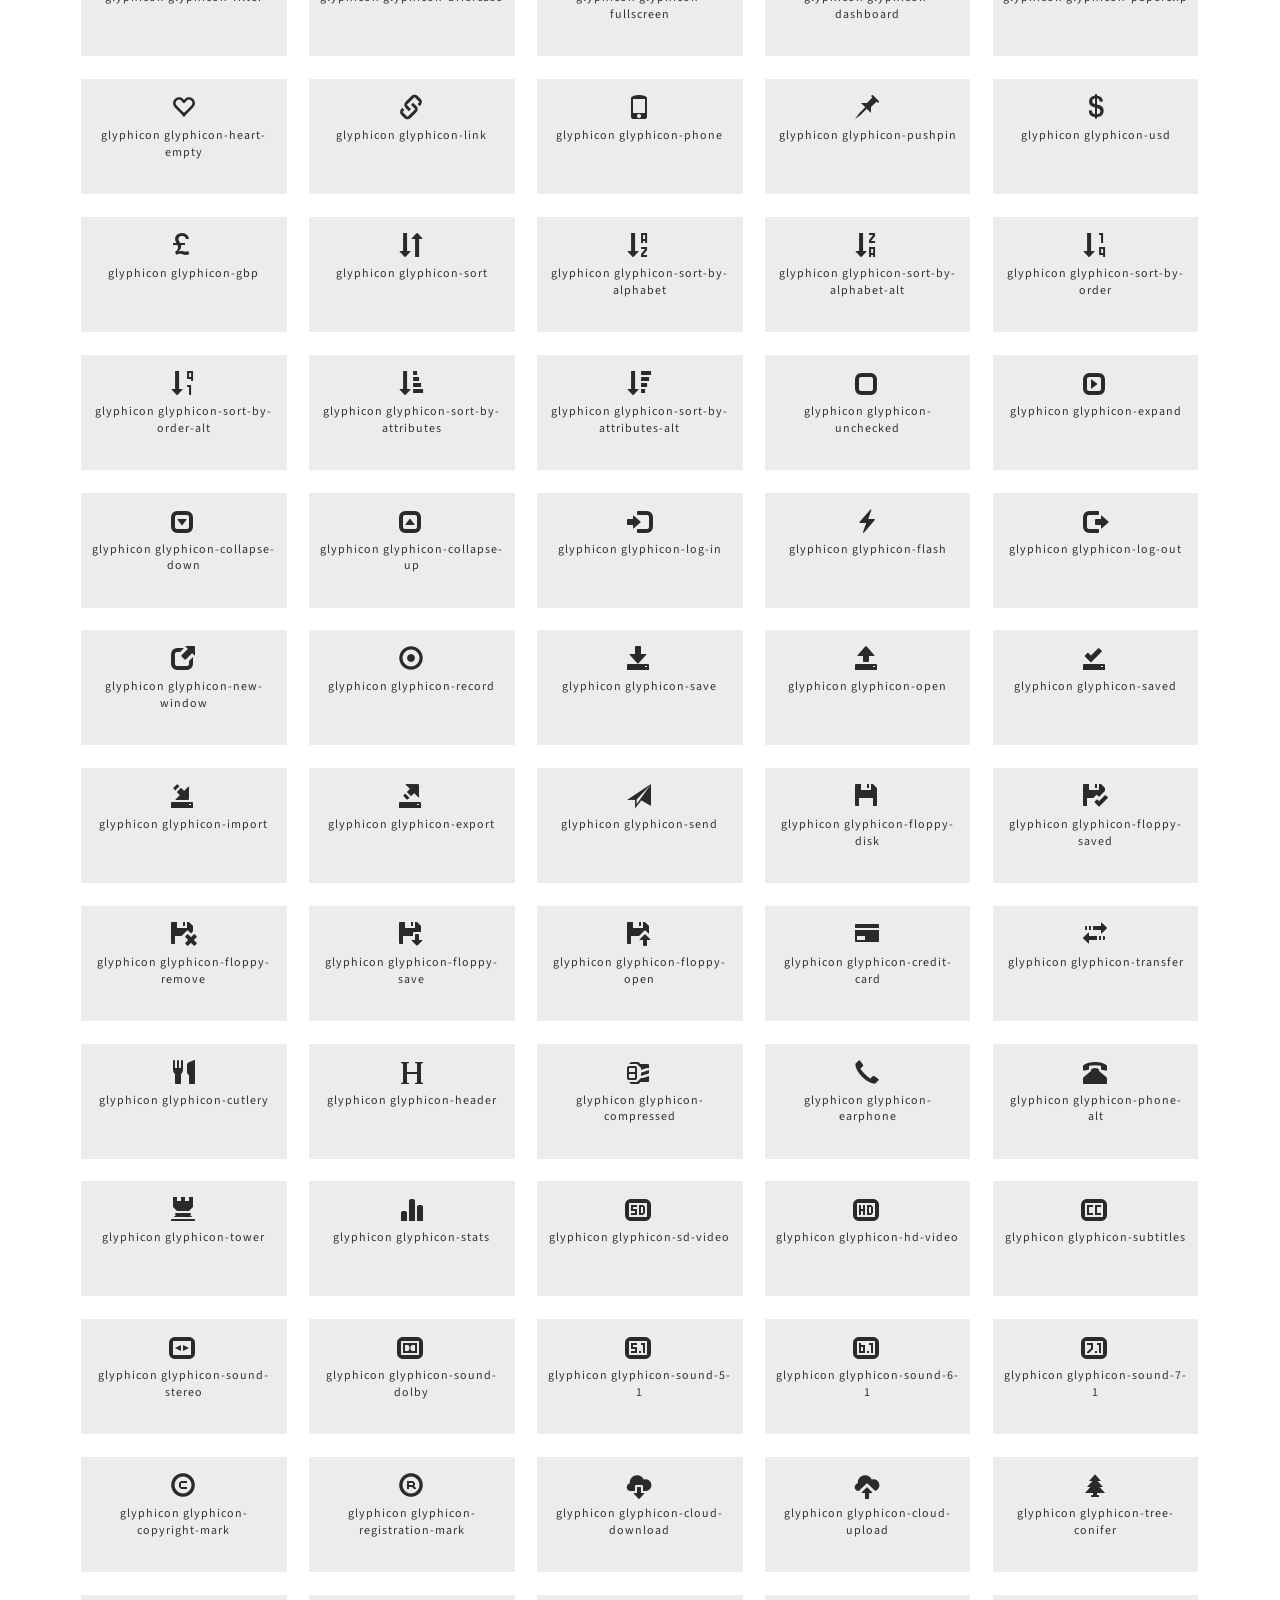
<file: icons.html>
<!--
author: W3layouts
author URL: http://w3layouts.com
License: Creative Commons Attribution 3.0 Unported
License URL: http://creativecommons.org/licenses/by/3.0/
-->
<!DOCTYPE html>
<html lang="en">
<head>
<title>Jatin Carriers  | Icons</title>
<!-- custom-theme -->
<meta name="viewport" content="width=device-width, initial-scale=1">
<meta http-equiv="Content-Type" content="text/html; charset=utf-8" />
<meta name="description" content="Jatin Carriers Services offers reliable and efficient logistics solutions for your cargo needs. Our experienced team ensures timely delivery and customer satisfaction." />
<meta name="author" content="Jatin Carriers" />
<script type="application/x-javascript"> addEventListener("load", function() { setTimeout(hideURLbar, 0); }, false);
		function hideURLbar(){ window.scrollTo(0,1); } </script>
<!-- //custom-theme -->
<link href="css/bootstrap.css" rel="stylesheet" type="text/css" media="all" />
<!-- Owl-carousel-CSS --><link href="css/owl.carousel.css" rel="stylesheet">
<link href="css/style.css" rel="stylesheet" type="text/css" media="all" />
<!-- font-awesome-icons -->
<link href="css/font-awesome.css" rel="stylesheet"> 
<!-- //font-awesome-icons -->
<link href="//fonts.googleapis.com/css?family=Source+Sans+Pro:300,300i,400,400i,600,600i,700,900" rel="stylesheet">
</head>
<body>
<!-- banner -->
<div class="main_section_agile">
		<div class="agileits_w3layouts_banner_nav">
		   
			<nav class="navbar navbar-default">
				<div class="navbar-header navbar-left">
					<button type="button" class="navbar-toggle collapsed" data-toggle="collapse" data-target="#bs-example-navbar-collapse-1">
						<span class="sr-only">Toggle navigation</span>
						<span class="icon-bar"></span>
						<span class="icon-bar"></span>
						<span class="icon-bar"></span>
					</button>
				<h1><a class="navbar-brand" href="index.html"><i class="fa fa-plane" aria-hidden="true"></i> Jatin Carriers <span>For Global Services</span></a></h1>

				</div>
				 <ul class="agile_forms">
					<li><a href="#" data-toggle="modal" data-target="#myModal2"><i class="fa fa-sign-in" aria-hidden="true"></i> Sign In</a> </li>
					<li><a href="#" data-toggle="modal" data-target="#myModal3"><i class="fa fa-pencil-square-o" aria-hidden="true"></i> Sign Up</a> </li>
				</ul>
				<!-- Collect the nav links, forms, and other content for toggling -->
				<div class="collapse navbar-collapse navbar-right" id="bs-example-navbar-collapse-1">
					<nav class="link-effect-2" id="link-effect-2">
						<ul class="nav navbar-nav">
							<li><a href="index.html" class="effect-3">Home</a></li>
							<li><a href="services.html" class="effect-3">Services</a></li>
							<li><a href="gallery.html" class="effect-3">Gallery</a></li>
							<li class="dropdown active">
								<a  href="#" class="dropdown-toggle effect-3" data-toggle="dropdown">Short Codes <b class="fa fa-caret-down" aria-hidden="true"></b></a>
								<ul class="dropdown-menu agile_short_dropdown">
									<li><a href="icons.html">Web Icons</a></li>
									<li><a href="typography.html">Typography</a></li>
								</ul>
							</li>
							<li><a href="mail.html" class="effect-3">Mail Us</a></li>
						</ul>
					</nav>

				</div>
			</nav>	
			<div class="clearfix"> </div> 
		</div>
</div>
<!--/ banner -->
<div class="banner1">
			
		<div class="w3_agileits_service_banner_info">
			<h2>Web Icons</h2>
		</div>
	</div>

<!--/ banner -->
	<!-- Modal1 -->
													<div class="modal fade" id="myModal2" tabindex="-1" role="dialog">
														<div class="modal-dialog">
														<!-- Modal content-->
															<div class="modal-content">
																<div class="modal-header">
																	<button type="button" class="close" data-dismiss="modal">&times;</button>
																	
																	<div class="signin-form profile">
																	<h3 class="agileinfo_sign">Sign In</h3>	
																			<div class="login-form">
																				<form action="#" method="post">
																					<input type="email" name="email" placeholder="E-mail" required="">
																					<input type="password" name="password" placeholder="Password" required="">
																					<div class="tp">
																						<input type="submit" value="Sign In">
																					</div>
																				</form>
																			</div>
																			<div class="login-social-grids">
																				<ul>
																					<li><a href="#"><i class="fa fa-facebook"></i></a></li>
																					<li><a href="#"><i class="fa fa-twitter"></i></a></li>
																					<li><a href="#"><i class="fa fa-rss"></i></a></li>
																				</ul>
																			</div>
																			<p><a href="#" data-toggle="modal" data-target="#myModal3" > Don't have an account?</a></p>
																		</div>
																</div>
															</div>
														</div>
													</div>
													<!-- //Modal1 -->	
													<!-- Modal2 -->
													<div class="modal fade" id="myModal3" tabindex="-1" role="dialog">
														<div class="modal-dialog">
														<!-- Modal content-->
															<div class="modal-content">
																<div class="modal-header">
																	<button type="button" class="close" data-dismiss="modal">&times;</button>
																	
																	<div class="signin-form profile">
																	<h3 class="agileinfo_sign">Sign Up</h3>	
																			<div class="login-form">
																				<form action="#" method="post">
																				   <input type="text" name="name" placeholder="Username" required="">
																					<input type="email" name="email" placeholder="Email" required="">
																					<input type="password" name="password" placeholder="Password" required="">
																					<input type="password" name="password" placeholder="Confirm Password" required="">
																					<input type="submit" value="Sign Up">
																				</form>
																			</div>
																			<p><a href="#"> By clicking register, I agree to your terms</a></p>
																		</div>
																</div>
															</div>
														</div>
													</div>
													<!-- //Modal2 -->	

<!-- icons -->
	<div class="inner_main_agile_section">
		<div class="container">
			<h3 class="w3l_header">Web <span>Icons</span></h3>
			<div class="grid_3 grid_4 w3_agileits_icons_page">
				<div class="icons">
					<h3 class="agileits-icons-title">Font Awesome Icons</h3>
					<section id="new">
						<h3 class="page-header page-header icon-subheading">35 New Icons </h3>							  

						<div class="row fontawesome-icon-list">
							
							<div class="icon-box col-md-3 col-sm-4"><a class="agile-icon" href="#"><i class="fa fa-asl-interpreting" aria-hidden="true"></i> fa-asl-interpreting <span class="text-muted">(alias)</span></a></div>
							
							<div class="icon-box col-md-3 col-sm-4"><a class="agile-icon" href="#"><i class="fa fa-assistive-listening-systems" aria-hidden="true"></i> fa-assistive-listening-systems</a></div>
							
							<div class="icon-box col-md-3 col-sm-4"><a class="agile-icon" href="#"><i class="fa fa-audio-description" aria-hidden="true"></i> fa-audio-description</a></div>
							
							<div class="icon-box col-md-3 col-sm-4"><a class="agile-icon" href="#"><i class="fa fa-blind" aria-hidden="true"></i> fa-blind</a></div>
							
							<div class="icon-box col-md-3 col-sm-4"><a class="agile-icon" href="#"><i class="fa fa-braille" aria-hidden="true"></i> fa-braille</a></div>
							
							<div class="icon-box col-md-3 col-sm-4"><a class="agile-icon" href="#"><i class="fa fa-deaf" aria-hidden="true"></i> fa-deaf</a></div>
							
							<div class="icon-box col-md-3 col-sm-4"><a class="agile-icon" href="#"><i class="fa fa-deafness" aria-hidden="true"></i> deafness <span class="text-muted">(alias)</span></a></div>
							
							<div class="icon-box col-md-3 col-sm-4"><a class="agile-icon" href="#"><i class="fa fa-envira" aria-hidden="true"></i> fa-envira</a></div>
							
							<div class="icon-box col-md-3 col-sm-4"><a class="agile-icon" href="#"><i class="fa fa-fa" aria-hidden="true"></i> fa-fa <span class="text-muted">(alias)</span></a></div>
							
							<div class="icon-box col-md-3 col-sm-4"><a class="agile-icon" href="#"><i class="fa fa-first-order" aria-hidden="true"></i> fa-first-order</a></div>
							
							<div class="icon-box col-md-3 col-sm-4"><a class="agile-icon" href="#"><i class="fa fa-font-awesome" aria-hidden="true"></i> fa-font-awesome</a></div>
							
							<div class="icon-box col-md-3 col-sm-4"><a class="agile-icon" href="#"><i class="fa fa-gitlab" aria-hidden="true"></i> fa-gitlab</a></div>
							
							<div class="icon-box col-md-3 col-sm-4"><a class="agile-icon" href="#"><i class="fa fa-glide" aria-hidden="true"></i> fa-glide</a></div>
							
							<div class="icon-box col-md-3 col-sm-4"><a class="agile-icon" href="#"><i class="fa fa-glide-g" aria-hidden="true"></i> fa-glide-g</a></div>
							
							<div class="icon-box col-md-3 col-sm-4"><a class="agile-icon" href="#"><i class="fa fa-google-plus-circle" aria-hidden="true"></i> fa-google-plus-circle <span class="text-muted">(alias)</span></a></div>
							
							<div class="icon-box col-md-3 col-sm-4"><a class="agile-icon" href="#"><i class="fa fa-google-plus-official" aria-hidden="true"></i> fa-google-plus-official</a></div>
							
							<div class="icon-box col-md-3 col-sm-4"><a class="agile-icon" href="#"><i class="fa fa-hard-of-hearing" aria-hidden="true"></i> fa-hard-of-hearing <span class="text-muted">(alias)</span></a></div>
							
							<div class="icon-box col-md-3 col-sm-4"><a class="agile-icon" href="#"><i class="fa fa-instagram" aria-hidden="true"></i> fa-instagram</a></div>
							
							<div class="icon-box col-md-3 col-sm-4"><a class="agile-icon" href="#"><i class="fa fa-low-vision" aria-hidden="true"></i> fa-low-vision</a></div>
							
							<div class="icon-box col-md-3 col-sm-4"><a class="agile-icon" href="#"><i class="fa fa-pied-piper" aria-hidden="true"></i> fa-pied-piper</a></div>
							
							<div class="icon-box col-md-3 col-sm-4"><a class="agile-icon" href="#"><i class="fa fa-question-circle-o" aria-hidden="true"></i> fa-question-circle-o</a></div>
							
							<div class="icon-box col-md-3 col-sm-4"><a class="agile-icon" href="#"><i class="fa fa-sign-language" aria-hidden="true"></i> fa-sign-language</a></div>
							
							<div class="icon-box col-md-3 col-sm-4"><a class="agile-icon" href="#"><i class="fa fa-signing" aria-hidden="true"></i> fa-signing <span class="text-muted">(alias)</span></a></div>
							
							<div class="icon-box col-md-3 col-sm-4"><a class="agile-icon" href="#"><i class="fa fa-snapchat" aria-hidden="true"></i> fa-snapchat</a></div>
							
							<div class="icon-box col-md-3 col-sm-4"><a class="agile-icon" href="#"><i class="fa fa-snapchat-ghost" aria-hidden="true"></i> fa-snapchat-ghost</a></div>
							
							<div class="icon-box col-md-3 col-sm-4"><a class="agile-icon" href="#"><i class="fa fa-snapchat-square" aria-hidden="true"></i> fa-snapchat-square</a></div>
							
							<div class="icon-box col-md-3 col-sm-4"><a class="agile-icon" href="#"><i class="fa fa-themeisle" aria-hidden="true"></i> fa-themeisle</a></div>
							
							<div class="icon-box col-md-3 col-sm-4"><a class="agile-icon" href="#"><i class="fa fa-universal-access" aria-hidden="true"></i> fa-universal-access</a></div>
							
							<div class="icon-box col-md-3 col-sm-4"><a class="agile-icon" href="#"><i class="fa fa-viadeo" aria-hidden="true"></i> fa-viadeo</a></div>
							
							<div class="icon-box col-md-3 col-sm-4"><a class="agile-icon" href="#"><i class="fa fa-viadeo-square" aria-hidden="true"></i> fa-viadeo-square</a></div>
							
							<div class="icon-box col-md-3 col-sm-4"><a class="agile-icon" href="#"><i class="fa fa-volume-control-phone" aria-hidden="true"></i> fa-volume-control-phone</a></div>
							
							<div class="icon-box col-md-3 col-sm-4"><a class="agile-icon" href="#"><i class="fa fa-wheelchair-alt" aria-hidden="true"></i> fa-wheelchair-alt</a></div>
							
							<div class="icon-box col-md-3 col-sm-4"><a class="agile-icon" href="#"><i class="fa fa-wpbeginner" aria-hidden="true"></i> fa-wpbeginner</a></div>
							
							<div class="icon-box col-md-3 col-sm-4"><a class="agile-icon" href="#"><i class="fa fa-wpforms" aria-hidden="true"></i> fa-wpforms</a></div>
							
							<div class="icon-box col-md-3 col-sm-4"><a class="agile-icon" href="#"><i class="fa fa-yoast" aria-hidden="true"></i> fa-yoast</a></div>
							
						</div>

					</section>
					
					<div class="section group">
						<div class="box"> 
							<div class="title ">
								<h3 class="page-header icon-subheading">Web Application Icons</h3>
							</div>
							<div class="box_content"> 
								<div class="fontawesome-icon-list"> 
									<div class="icon-box col-md-3 col-sm-4"><a class="agile-icon" href="#"><i class="fa fa-adjust"></i> fa-adjust</a></div>
							
									<div class="icon-box col-md-3 col-sm-4"><a class="agile-icon" href="#"><i class="fa fa-anchor"></i> fa-anchor</a></div>
							
									<div class="icon-box col-md-3 col-sm-4"><a class="agile-icon" href="#"><i class="fa fa-archive"></i> fa-archive</a></div>
							
									<div class="icon-box col-md-3 col-sm-4"><a class="agile-icon" href="#"><i class="fa fa-arrows"></i> fa-arrows</a></div>
							
									<div class="icon-box col-md-3 col-sm-4"><a class="agile-icon" href="#"><i class="fa fa-arrows-h"></i> fa-arrows-h</a></div>
							
									<div class="icon-box col-md-3 col-sm-4"><a class="agile-icon" href="#"><i class="fa fa-arrows-v"></i> fa-arrows-v</a></div>
							
									<div class="icon-box col-md-3 col-sm-4"><a class="agile-icon" href="#"><i class="fa fa-asterisk"></i> fa-asterisk</a></div>
							
									<div class="icon-box col-md-3 col-sm-4"><a class="agile-icon" href="#"><i class="fa fa-ban"></i> fa-ban</a></div>
							
									<div class="icon-box col-md-3 col-sm-4"><a class="agile-icon" href="#"><i class="fa fa-bar-chart-o"></i> fa-bar-chart-o</a></div>
							
									<div class="icon-box col-md-3 col-sm-4"><a class="agile-icon" href="#"><i class="fa fa-barcode"></i> fa-barcode</a></div>
							
									<div class="icon-box col-md-3 col-sm-4"><a class="agile-icon" href="#"><i class="fa fa-bars"></i> fa-bars</a></div>
							
									<div class="icon-box col-md-3 col-sm-4"><a class="agile-icon" href="#"><i class="fa fa-beer"></i> fa-beer</a></div>
							
									<div class="icon-box col-md-3 col-sm-4"><a class="agile-icon" href="#"><i class="fa fa-bell"></i> fa-bell</a></div>
							
									<div class="icon-box col-md-3 col-sm-4"><a class="agile-icon" href="#"><i class="fa fa-bell-o"></i> fa-bell-o</a></div>
							
									<div class="icon-box col-md-3 col-sm-4"><a class="agile-icon" href="#"><i class="fa fa-bolt"></i> fa-bolt</a></div>
							
									<div class="icon-box col-md-3 col-sm-4"><a class="agile-icon" href="#"><i class="fa fa-book"></i> fa-book</a></div>
							
									<div class="icon-box col-md-3 col-sm-4"><a class="agile-icon" href="#"><i class="fa fa-bookmark"></i> fa-bookmark</a></div>
							
									<div class="icon-box col-md-3 col-sm-4"><a class="agile-icon" href="#"><i class="fa fa-bookmark-o"></i> fa-bookmark-o</a></div>
							
									<div class="icon-box col-md-3 col-sm-4"><a class="agile-icon" href="#"><i class="fa fa-briefcase"></i> fa-briefcase</a></div>
							
									<div class="icon-box col-md-3 col-sm-4"><a class="agile-icon" href="#"><i class="fa fa-bug"></i> fa-bug</a></div>
							
									<div class="icon-box col-md-3 col-sm-4"><a class="agile-icon" href="#"><i class="fa fa-building-o"></i> fa-building-o</a></div>
							
									<div class="icon-box col-md-3 col-sm-4"><a class="agile-icon" href="#"><i class="fa fa-bullhorn"></i> fa-bullhorn</a></div>
							
									<div class="icon-box col-md-3 col-sm-4"><a class="agile-icon" href="#"><i class="fa fa-bullseye"></i> fa-bullseye</a></div>
							
									<div class="icon-box col-md-3 col-sm-4"><a class="agile-icon" href="#"><i class="fa fa-calendar"></i> fa-calendar</a></div>
							
									<div class="icon-box col-md-3 col-sm-4"><a class="agile-icon" href="#"><i class="fa fa-calendar-o"></i> fa-calendar-o</a></div>
							
									<div class="icon-box col-md-3 col-sm-4"><a class="agile-icon" href="#"><i class="fa fa-camera"></i> fa-camera</a></div>
							
									<div class="icon-box col-md-3 col-sm-4"><a class="agile-icon" href="#"><i class="fa fa-camera-retro"></i> fa-camera-retro</a></div>
							
									<div class="icon-box col-md-3 col-sm-4"><a class="agile-icon" href="#"><i class="fa fa-caret-square-o-down"></i> fa-caret-square-o-down</a></div>
							
									<div class="icon-box col-md-3 col-sm-4"><a class="agile-icon" href="#"><i class="fa fa-caret-square-o-left"></i> fa-caret-square-o-left</a></div>
							
									<div class="icon-box col-md-3 col-sm-4"><a class="agile-icon" href="#"><i class="fa fa-caret-square-o-right"></i> fa-caret-square-o-right</a></div>
							
									<div class="icon-box col-md-3 col-sm-4"><a class="agile-icon" href="#"><i class="fa fa-caret-square-o-up"></i> fa-caret-square-o-up</a></div>
							
									<div class="icon-box col-md-3 col-sm-4"><a class="agile-icon" href="#"><i class="fa fa-certificate"></i> fa-certificate</a></div>
							
									<div class="icon-box col-md-3 col-sm-4"><a class="agile-icon" href="#"><i class="fa fa-check"></i> fa-check</a></div>
							
									<div class="icon-box col-md-3 col-sm-4"><a class="agile-icon" href="#"><i class="fa fa-check-circle"></i> fa-check-circle</a></div>
							
									<div class="icon-box col-md-3 col-sm-4"><a class="agile-icon" href="#"><i class="fa fa-check-circle-o"></i> fa-check-circle-o</a></div>
							
									<div class="icon-box col-md-3 col-sm-4"><a class="agile-icon" href="#"><i class="fa fa-check-square"></i> fa-check-square</a></div>
							
									<div class="icon-box col-md-3 col-sm-4"><a class="agile-icon" href="#"><i class="fa fa-check-square-o"></i> fa-check-square-o</a></div>
							
									<div class="icon-box col-md-3 col-sm-4"><a class="agile-icon" href="#"><i class="fa fa-circle"></i> fa-circle</a></div>
							
									<div class="icon-box col-md-3 col-sm-4"><a class="agile-icon" href="#"><i class="fa fa-circle-o"></i> fa-circle-o</a></div>
							
									<div class="icon-box col-md-3 col-sm-4"><a class="agile-icon" href="#"><i class="fa fa-clock-o"></i> fa-clock-o</a></div>
							
									<div class="icon-box col-md-3 col-sm-4"><a class="agile-icon" href="#"><i class="fa fa-cloud"></i> fa-cloud</a></div>
							
									<div class="icon-box col-md-3 col-sm-4"><a class="agile-icon" href="#"><i class="fa fa-cloud-download"></i> fa-cloud-download</a></div>
							
									<div class="icon-box col-md-3 col-sm-4"><a class="agile-icon" href="#"><i class="fa fa-cloud-upload"></i> fa-cloud-upload</a></div>
							
									<div class="icon-box col-md-3 col-sm-4"><a class="agile-icon" href="#"><i class="fa fa-code"></i> fa-code</a></div>
							
									<div class="icon-box col-md-3 col-sm-4"><a class="agile-icon" href="#"><i class="fa fa-code-fork"></i> fa-code-fork</a></div>
							
									<div class="icon-box col-md-3 col-sm-4"><a class="agile-icon" href="#"><i class="fa fa-coffee"></i> fa-coffee</a></div>
							
									<div class="icon-box col-md-3 col-sm-4"><a class="agile-icon" href="#"><i class="fa fa-cog"></i> fa-cog</a></div>
							
									<div class="icon-box col-md-3 col-sm-4"><a class="agile-icon" href="#"><i class="fa fa-cogs"></i> fa-cogs</a></div>
							
									<div class="icon-box col-md-3 col-sm-4"><a class="agile-icon" href="#"><i class="fa fa-comment"></i> fa-comment</a></div>
							
									<div class="icon-box col-md-3 col-sm-4"><a class="agile-icon" href="#"><i class="fa fa-comment-o"></i> fa-comment-o</a></div>
							
									<div class="icon-box col-md-3 col-sm-4"><a class="agile-icon" href="#"><i class="fa fa-comments"></i> fa-comments</a></div>
							
									<div class="icon-box col-md-3 col-sm-4"><a class="agile-icon" href="#"><i class="fa fa-comments-o"></i> fa-comments-o</a></div>
							
									<div class="icon-box col-md-3 col-sm-4"><a class="agile-icon" href="#"><i class="fa fa-compass"></i> fa-compass</a></div>
							
									<div class="icon-box col-md-3 col-sm-4"><a class="agile-icon" href="#"><i class="fa fa-credit-card"></i> fa-credit-card</a></div>
							
									<div class="icon-box col-md-3 col-sm-4"><a class="agile-icon" href="#"><i class="fa fa-crop"></i> fa-crop</a></div>
							
									<div class="icon-box col-md-3 col-sm-4"><a class="agile-icon" href="#"><i class="fa fa-crosshairs"></i> fa-crosshairs</a></div>
							
									<div class="icon-box col-md-3 col-sm-4"><a class="agile-icon" href="#"><i class="fa fa-cutlery"></i> fa-cutlery</a></div>
							
									<div class="icon-box col-md-3 col-sm-4"><a class="agile-icon" href="#"><i class="fa fa-dashboard"></i> fa-dashboard <span class="text-muted">(alias)</span></a></div>
							
									<div class="icon-box col-md-3 col-sm-4"><a class="agile-icon" href="#"><i class="fa fa-desktop"></i> fa-desktop</a></div>
							
									<div class="icon-box col-md-3 col-sm-4"><a class="agile-icon" href="#"><i class="fa fa-dot-circle-o"></i> fa-dot-circle-o</a></div>
							
									<div class="icon-box col-md-3 col-sm-4"><a class="agile-icon" href="#"><i class="fa fa-download"></i> fa-download</a></div>
							
									<div class="icon-box col-md-3 col-sm-4"><a class="agile-icon" href="#"><i class="fa fa-edit"></i> fa-edit <span class="text-muted">(alias)</span></a></div>
							
									<div class="icon-box col-md-3 col-sm-4"><a class="agile-icon" href="#"><i class="fa fa-ellipsis-h"></i> fa-ellipsis-h</a></div>
							
									<div class="icon-box col-md-3 col-sm-4"><a class="agile-icon" href="#"><i class="fa fa-ellipsis-v"></i> fa-ellipsis-v</a></div>
							
									<div class="icon-box col-md-3 col-sm-4"><a class="agile-icon" href="#"><i class="fa fa-envelope"></i> fa-envelope</a></div>
							
									<div class="icon-box col-md-3 col-sm-4"><a class="agile-icon" href="#"><i class="fa fa-envelope-o"></i> fa-envelope-o</a></div>
							
									<div class="icon-box col-md-3 col-sm-4"><a class="agile-icon" href="#"><i class="fa fa-eraser"></i> fa-eraser</a></div>
							
									<div class="icon-box col-md-3 col-sm-4"><a class="agile-icon" href="#"><i class="fa fa-exchange"></i> fa-exchange</a></div>
							
									<div class="icon-box col-md-3 col-sm-4"><a class="agile-icon" href="#"><i class="fa fa-exclamation"></i> fa-exclamation</a></div>
							
									<div class="icon-box col-md-3 col-sm-4"><a class="agile-icon" href="#"><i class="fa fa-exclamation-circle"></i> fa-exclamation-circle</a></div>
							
									<div class="icon-box col-md-3 col-sm-4"><a class="agile-icon" href="#"><i class="fa fa-exclamation-triangle"></i> fa-exclamation-triangle</a></div>
							
									<div class="icon-box col-md-3 col-sm-4"><a class="agile-icon" href="#"><i class="fa fa-external-link"></i> fa-external-link</a></div>
							
									<div class="icon-box col-md-3 col-sm-4"><a class="agile-icon" href="#"><i class="fa fa-external-link-square"></i> fa-external-link-square</a></div>
							
									<div class="icon-box col-md-3 col-sm-4"><a class="agile-icon" href="#"><i class="fa fa-eye"></i> fa-eye</a></div>
							
									<div class="icon-box col-md-3 col-sm-4"><a class="agile-icon" href="#"><i class="fa fa-eye-slash"></i> fa-eye-slash</a></div>
							
									<div class="icon-box col-md-3 col-sm-4"><a class="agile-icon" href="#"><i class="fa fa-female"></i> fa-female</a></div>
							
									<div class="icon-box col-md-3 col-sm-4"><a class="agile-icon" href="#"><i class="fa fa-fighter-jet"></i> fa-fighter-jet</a></div>
							
									<div class="icon-box col-md-3 col-sm-4"><a class="agile-icon" href="#"><i class="fa fa-film"></i> fa-film</a></div>
							
									<div class="icon-box col-md-3 col-sm-4"><a class="agile-icon" href="#"><i class="fa fa-filter"></i> fa-filter</a></div>
							
									<div class="icon-box col-md-3 col-sm-4"><a class="agile-icon" href="#"><i class="fa fa-fire"></i> fa-fire</a></div>
							
									<div class="icon-box col-md-3 col-sm-4"><a class="agile-icon" href="#"><i class="fa fa-fire-extinguisher"></i> fa-fire-extinguisher</a></div>
							
									<div class="icon-box col-md-3 col-sm-4"><a class="agile-icon" href="#"><i class="fa fa-flag"></i> fa-flag</a></div>
							
									<div class="icon-box col-md-3 col-sm-4"><a class="agile-icon" href="#"><i class="fa fa-flag-checkered"></i> fa-flag-checkered</a></div>
							
									<div class="icon-box col-md-3 col-sm-4"><a class="agile-icon" href="#"><i class="fa fa-flag-o"></i> fa-flag-o</a></div>
							
									<div class="icon-box col-md-3 col-sm-4"><a class="agile-icon" href="#"><i class="fa fa-flash"></i> fa-flash <span class="text-muted">(alias)</span></a></div>
							
									<div class="icon-box col-md-3 col-sm-4"><a class="agile-icon" href="#"><i class="fa fa-flask"></i> fa-flask</a></div>
							
									<div class="icon-box col-md-3 col-sm-4"><a class="agile-icon" href="#"><i class="fa fa-folder"></i> fa-folder</a></div>
							
									<div class="icon-box col-md-3 col-sm-4"><a class="agile-icon" href="#"><i class="fa fa-folder-o"></i> fa-folder-o</a></div>
							
									<div class="icon-box col-md-3 col-sm-4"><a class="agile-icon" href="#"><i class="fa fa-folder-open"></i> fa-folder-open</a></div>
							
									<div class="icon-box col-md-3 col-sm-4"><a class="agile-icon" href="#"><i class="fa fa-folder-open-o"></i> fa-folder-open-o</a></div>
							
									<div class="icon-box col-md-3 col-sm-4"><a class="agile-icon" href="#"><i class="fa fa-frown-o"></i> fa-frown-o</a></div>
							
									<div class="icon-box col-md-3 col-sm-4"><a class="agile-icon" href="#"><i class="fa fa-gamepad"></i> fa-gamepad</a></div>
							
									<div class="icon-box col-md-3 col-sm-4"><a class="agile-icon" href="#"><i class="fa fa-gavel"></i> fa-gavel</a></div>
							
									<div class="icon-box col-md-3 col-sm-4"><a class="agile-icon" href="#"><i class="fa fa-gear"></i> fa-gear <span class="text-muted">(alias)</span></a></div>
							
									<div class="icon-box col-md-3 col-sm-4"><a class="agile-icon" href="#"><i class="fa fa-gears"></i> fa-gears <span class="text-muted">(alias)</span></a></div>
							
									<div class="icon-box col-md-3 col-sm-4"><a class="agile-icon" href="#"><i class="fa fa-gift"></i> fa-gift</a></div>
							
									<div class="icon-box col-md-3 col-sm-4"><a class="agile-icon" href="#"><i class="fa fa-glass"></i> fa-glass</a></div>
							
									<div class="icon-box col-md-3 col-sm-4"><a class="agile-icon" href="#"><i class="fa fa-globe"></i> fa-globe</a></div>
							
									<div class="icon-box col-md-3 col-sm-4"><a class="agile-icon" href="#"><i class="fa fa-group"></i> fa-group <span class="text-muted">(alias)</span></a></div>
							
									<div class="icon-box col-md-3 col-sm-4"><a class="agile-icon" href="#"><i class="fa fa-hdd-o"></i> fa-hdd-o</a></div>
							
									<div class="icon-box col-md-3 col-sm-4"><a class="agile-icon" href="#"><i class="fa fa-headphones"></i> fa-headphones</a></div>
							
									<div class="icon-box col-md-3 col-sm-4"><a class="agile-icon" href="#"><i class="fa fa-heart"></i> fa-heart</a></div>
							
									<div class="icon-box col-md-3 col-sm-4"><a class="agile-icon" href="#"><i class="fa fa-heart-o"></i> fa-heart-o</a></div>
							
									<div class="icon-box col-md-3 col-sm-4"><a class="agile-icon" href="#"><i class="fa fa-home"></i> fa-home</a></div>
							
									<div class="icon-box col-md-3 col-sm-4"><a class="agile-icon" href="#"><i class="fa fa-inbox"></i> fa-inbox</a></div>
							
									<div class="icon-box col-md-3 col-sm-4"><a class="agile-icon" href="#"><i class="fa fa-info"></i> fa-info</a></div>
							
									<div class="icon-box col-md-3 col-sm-4"><a class="agile-icon" href="#info-circle"><i class="fa fa-info-circle"></i> fa-info-circle</a></div>
							
									<div class="icon-box col-md-3 col-sm-4"><a class="agile-icon" href="#key"><i class="fa fa-key"></i> fa-key</a></div>
							
									<div class="icon-box col-md-3 col-sm-4"><a class="agile-icon" href="#keyboard-o"><i class="fa fa-keyboard-o"></i> fa-keyboard-o</a></div>
							
									<div class="icon-box col-md-3 col-sm-4"><a class="agile-icon" href="#laptop"><i class="fa fa-laptop"></i> fa-laptop</a></div>
							
									<div class="icon-box col-md-3 col-sm-4"><a class="agile-icon" href="#leaf"><i class="fa fa-leaf"></i> fa-leaf</a></div>
							
									<div class="icon-box col-md-3 col-sm-4"><a class="agile-icon" href="#gavel"><i class="fa fa-legal"></i> fa-legal <span class="text-muted">(alias)</span></a></div>
							
									<div class="icon-box col-md-3 col-sm-4"><a class="agile-icon" href="#lemon-o"><i class="fa fa-lemon-o"></i> fa-lemon-o</a></div>
							
									<div class="icon-box col-md-3 col-sm-4"><a class="agile-icon" href="#level-down"><i class="fa fa-level-down"></i> fa-level-down</a></div>
							
									<div class="icon-box col-md-3 col-sm-4"><a class="agile-icon" href="#level-up"><i class="fa fa-level-up"></i> fa-level-up</a></div>
							
									<div class="icon-box col-md-3 col-sm-4"><a class="agile-icon" href="#lightbulb-o"><i class="fa fa-lightbulb-o"></i> fa-lightbulb-o</a></div>
							
									<div class="icon-box col-md-3 col-sm-4"><a class="agile-icon" href="#location-arrow"><i class="fa fa-location-arrow"></i> fa-location-arrow</a></div>
							
									<div class="icon-box col-md-3 col-sm-4"><a class="agile-icon" href="#lock"><i class="fa fa-lock"></i> fa-lock</a></div>
							
									<div class="icon-box col-md-3 col-sm-4"><a class="agile-icon" href="#magic"><i class="fa fa-magic"></i> fa-magic</a></div>
							
									<div class="icon-box col-md-3 col-sm-4"><a class="agile-icon" href="#magnet"><i class="fa fa-magnet"></i> fa-magnet</a></div>
							
									<div class="icon-box col-md-3 col-sm-4"><a class="agile-icon" href="#share"><i class="fa fa-mail-forward"></i> fa-mail-forward <span class="text-muted">(alias)</span></a></div>
							
									<div class="icon-box col-md-3 col-sm-4"><a class="agile-icon" href="#reply"><i class="fa fa-mail-reply"></i> fa-mail-reply <span class="text-muted">(alias)</span></a></div>
							
									<div class="icon-box col-md-3 col-sm-4"><a class="agile-icon" href="#mail-reply-all"><i class="fa fa-mail-reply-all"></i> fa-mail-reply-all</a></div>
							
									<div class="icon-box col-md-3 col-sm-4"><a class="agile-icon" href="#male"><i class="fa fa-male"></i> fa-male</a></div>
							
									<div class="icon-box col-md-3 col-sm-4"><a class="agile-icon" href="#map-marker"><i class="fa fa-map-marker"></i> fa-map-marker</a></div>
							
									<div class="icon-box col-md-3 col-sm-4"><a class="agile-icon" href="#meh-o"><i class="fa fa-meh-o"></i> fa-meh-o</a></div>
							
									<div class="icon-box col-md-3 col-sm-4"><a class="agile-icon" href="#microphone"><i class="fa fa-microphone"></i> fa-microphone</a></div>
							
									<div class="icon-box col-md-3 col-sm-4"><a class="agile-icon" href="#microphone-slash"><i class="fa fa-microphone-slash"></i> fa-microphone-slash</a></div>
							
									<div class="icon-box col-md-3 col-sm-4"><a class="agile-icon" href="#minus"><i class="fa fa-minus"></i> fa-minus</a></div>
							
									<div class="icon-box col-md-3 col-sm-4"><a class="agile-icon" href="#minus-circle"><i class="fa fa-minus-circle"></i> fa-minus-circle</a></div>
							
									<div class="icon-box col-md-3 col-sm-4"><a class="agile-icon" href="#minus-square"><i class="fa fa-minus-square"></i> fa-minus-square</a></div>
							
									<div class="icon-box col-md-3 col-sm-4"><a class="agile-icon" href="#minus-square-o"><i class="fa fa-minus-square-o"></i> fa-minus-square-o</a></div>
							
									<div class="icon-box col-md-3 col-sm-4"><a class="agile-icon" href="#mobile"><i class="fa fa-mobile"></i> fa-mobile</a></div>
							
									<div class="icon-box col-md-3 col-sm-4"><a class="agile-icon" href="#mobile"><i class="fa fa-mobile-phone"></i> fa-mobile-phone <span class="text-muted">(alias)</span></a></div>
							
									<div class="icon-box col-md-3 col-sm-4"><a class="agile-icon" href="#money"><i class="fa fa-money"></i> fa-money</a></div>
							
									<div class="icon-box col-md-3 col-sm-4"><a class="agile-icon" href="#moon-o"><i class="fa fa-moon-o"></i> fa-moon-o</a></div>
							
									<div class="icon-box col-md-3 col-sm-4"><a class="agile-icon" href="#music"><i class="fa fa-music"></i> fa-music</a></div>
							
									<div class="icon-box col-md-3 col-sm-4"><a class="agile-icon" href="#pencil"><i class="fa fa-pencil"></i> fa-pencil</a></div>
							
									<div class="icon-box col-md-3 col-sm-4"><a class="agile-icon" href="#pencil-square"><i class="fa fa-pencil-square"></i> fa-pencil-square</a></div>
							
									<div class="icon-box col-md-3 col-sm-4"><a class="agile-icon" href="#pencil-square-o"><i class="fa fa-pencil-square-o"></i> fa-pencil-square-o</a></div>
							
									<div class="icon-box col-md-3 col-sm-4"><a class="agile-icon" href="#phone"><i class="fa fa-phone"></i> fa-phone</a></div>
							
									<div class="icon-box col-md-3 col-sm-4"><a class="agile-icon" href="#phone-square"><i class="fa fa-phone-square"></i> fa-phone-square</a></div>
							
									<div class="icon-box col-md-3 col-sm-4"><a class="agile-icon" href="#picture-o"><i class="fa fa-picture-o"></i> fa-picture-o</a></div>
							
									<div class="icon-box col-md-3 col-sm-4"><a class="agile-icon" href="#plane"><i class="fa fa-plane"></i> fa-plane</a></div>
							
									<div class="icon-box col-md-3 col-sm-4"><a class="agile-icon" href="#plus"><i class="fa fa-plus"></i> fa-plus</a></div>
							
									<div class="icon-box col-md-3 col-sm-4"><a class="agile-icon" href="#plus-circle"><i class="fa fa-plus-circle"></i> fa-plus-circle</a></div>
							
									<div class="icon-box col-md-3 col-sm-4"><a class="agile-icon" href="#plus-square"><i class="fa fa-plus-square"></i> fa-plus-square</a></div>
							
									<div class="icon-box col-md-3 col-sm-4"><a class="agile-icon" href="#plus-square-o"><i class="fa fa-plus-square-o"></i> fa-plus-square-o</a></div>
							
									<div class="icon-box col-md-3 col-sm-4"><a class="agile-icon" href="#power-off"><i class="fa fa-power-off"></i> fa-power-off</a></div>
							
									<div class="icon-box col-md-3 col-sm-4"><a class="agile-icon" href="#print"><i class="fa fa-print"></i> fa-print</a></div>
							
									<div class="icon-box col-md-3 col-sm-4"><a class="agile-icon" href="#puzzle-piece"><i class="fa fa-puzzle-piece"></i> fa-puzzle-piece</a></div>
							
									<div class="icon-box col-md-3 col-sm-4"><a class="agile-icon" href="#qrcode"><i class="fa fa-qrcode"></i> fa-qrcode</a></div>
							
									<div class="icon-box col-md-3 col-sm-4"><a class="agile-icon" href="#question"><i class="fa fa-question"></i> fa-question</a></div>
							
									<div class="icon-box col-md-3 col-sm-4"><a class="agile-icon" href="#question-circle"><i class="fa fa-question-circle"></i> fa-question-circle</a></div>
							
									<div class="icon-box col-md-3 col-sm-4"><a class="agile-icon" href="#quote-left"><i class="fa fa-quote-left"></i> fa-quote-left</a></div>
							
									<div class="icon-box col-md-3 col-sm-4"><a class="agile-icon" href="#quote-right"><i class="fa fa-quote-right"></i> fa-quote-right</a></div>
							
									<div class="icon-box col-md-3 col-sm-4"><a class="agile-icon" href="#random"><i class="fa fa-random"></i> fa-random</a></div>
							
									<div class="icon-box col-md-3 col-sm-4"><a class="agile-icon" href="#refresh"><i class="fa fa-refresh"></i> fa-refresh</a></div>
							
									<div class="icon-box col-md-3 col-sm-4"><a class="agile-icon" href="#reply"><i class="fa fa-reply"></i> fa-reply</a></div>
							
									<div class="icon-box col-md-3 col-sm-4"><a class="agile-icon" href="#reply-all"><i class="fa fa-reply-all"></i> fa-reply-all</a></div>
							
									<div class="icon-box col-md-3 col-sm-4"><a class="agile-icon" href="#retweet"><i class="fa fa-retweet"></i> fa-retweet</a></div>
							
									<div class="icon-box col-md-3 col-sm-4"><a class="agile-icon" href="#road"><i class="fa fa-road"></i> fa-road</a></div>
							
									<div class="icon-box col-md-3 col-sm-4"><a class="agile-icon" href="#rocket"><i class="fa fa-rocket"></i> fa-rocket</a></div>
							
									<div class="icon-box col-md-3 col-sm-4"><a class="agile-icon" href="#rss"><i class="fa fa-rss"></i> fa-rss</a></div>
							
									<div class="icon-box col-md-3 col-sm-4"><a class="agile-icon" href="#rss-square"><i class="fa fa-rss-square"></i> fa-rss-square</a></div>
							
									<div class="icon-box col-md-3 col-sm-4"><a class="agile-icon" href="#search"><i class="fa fa-search"></i> fa-search</a></div>
							
									<div class="icon-box col-md-3 col-sm-4"><a class="agile-icon" href="#search-minus"><i class="fa fa-search-minus"></i> fa-search-minus</a></div>
							
									<div class="icon-box col-md-3 col-sm-4"><a class="agile-icon" href="#search-plus"><i class="fa fa-search-plus"></i> fa-search-plus</a></div>
							
									<div class="icon-box col-md-3 col-sm-4"><a class="agile-icon" href="#share"><i class="fa fa-share"></i> fa-share</a></div>
							
									<div class="icon-box col-md-3 col-sm-4"><a class="agile-icon" href="#share-square"><i class="fa fa-share-square"></i> fa-share-square</a></div>
							
									<div class="icon-box col-md-3 col-sm-4"><a class="agile-icon" href="#share-square-o"><i class="fa fa-share-square-o"></i> fa-share-square-o</a></div>
							
									<div class="icon-box col-md-3 col-sm-4"><a class="agile-icon" href="#shield"><i class="fa fa-shield"></i> fa-shield</a></div>
							
									<div class="icon-box col-md-3 col-sm-4"><a class="agile-icon" href="#shopping-cart"><i class="fa fa-shopping-cart"></i> fa-shopping-cart</a></div>
							
									<div class="icon-box col-md-3 col-sm-4"><a class="agile-icon" href="#sign-in"><i class="fa fa-sign-in"></i> fa-sign-in</a></div>
							
									<div class="icon-box col-md-3 col-sm-4"><a class="agile-icon" href="#sign-out"><i class="fa fa-sign-out"></i> fa-sign-out</a></div>
							
									<div class="icon-box col-md-3 col-sm-4"><a class="agile-icon" href="#signal"><i class="fa fa-signal"></i> fa-signal</a></div>
							
									<div class="icon-box col-md-3 col-sm-4"><a class="agile-icon" href="#sitemap"><i class="fa fa-sitemap"></i> fa-sitemap</a></div>
							
									<div class="icon-box col-md-3 col-sm-4"><a class="agile-icon" href="#smile-o"><i class="fa fa-smile-o"></i> fa-smile-o</a></div>
							
									<div class="icon-box col-md-3 col-sm-4"><a class="agile-icon" href="#sort"><i class="fa fa-sort"></i> fa-sort</a></div>
							
									<div class="icon-box col-md-3 col-sm-4"><a class="agile-icon" href="#sort-alpha-asc"><i class="fa fa-sort-alpha-asc"></i> fa-sort-alpha-asc</a></div>
							
									<div class="icon-box col-md-3 col-sm-4"><a class="agile-icon" href="#sort-alpha-desc"><i class="fa fa-sort-alpha-desc"></i> fa-sort-alpha-desc</a></div>
							
									<div class="icon-box col-md-3 col-sm-4"><a class="agile-icon" href="#sort-amount-asc"><i class="fa fa-sort-amount-asc"></i> fa-sort-amount-asc</a></div>
							
									<div class="icon-box col-md-3 col-sm-4"><a class="agile-icon" href="#sort-amount-desc"><i class="fa fa-sort-amount-desc"></i> fa-sort-amount-desc</a></div>
							
									<div class="icon-box col-md-3 col-sm-4"><a class="agile-icon" href="#sort-asc"><i class="fa fa-sort-asc"></i> fa-sort-asc</a></div>
							
									<div class="icon-box col-md-3 col-sm-4"><a class="agile-icon" href="#sort-desc"><i class="fa fa-sort-desc"></i> fa-sort-desc</a></div>
							
									<div class="icon-box col-md-3 col-sm-4"><a class="agile-icon" href="#sort-asc"><i class="fa fa-sort-down"></i> fa-sort-down <span class="text-muted">(alias)</span></a></div>
							
									<div class="icon-box col-md-3 col-sm-4"><a class="agile-icon" href="#sort-numeric-asc"><i class="fa fa-sort-numeric-asc"></i> fa-sort-numeric-asc</a></div>
							
									<div class="icon-box col-md-3 col-sm-4"><a class="agile-icon" href="#sort-numeric-desc"><i class="fa fa-sort-numeric-desc"></i> fa-sort-numeric-desc</a></div>
							
									<div class="icon-box col-md-3 col-sm-4"><a class="agile-icon" href="#sort-desc"><i class="fa fa-sort-up"></i> fa-sort-up <span class="text-muted">(alias)</span></a></div>
							
									<div class="icon-box col-md-3 col-sm-4"><a class="agile-icon" href="#spinner"><i class="fa fa-spinner"></i> fa-spinner</a></div>
							
									<div class="icon-box col-md-3 col-sm-4"><a class="agile-icon" href="#square"><i class="fa fa-square"></i> fa-square</a></div>
							
									<div class="icon-box col-md-3 col-sm-4"><a class="agile-icon" href="#square-o"><i class="fa fa-square-o"></i> fa-square-o</a></div>
							
									<div class="icon-box col-md-3 col-sm-4"><a class="agile-icon" href="#star"><i class="fa fa-star"></i> fa-star</a></div>
							
									<div class="icon-box col-md-3 col-sm-4"><a class="agile-icon" href="#star-half"><i class="fa fa-star-half"></i> fa-star-half</a></div>
							
									<div class="icon-box col-md-3 col-sm-4"><a class="agile-icon" href="#star-half-o"><i class="fa fa-star-half-empty"></i> fa-star-half-empty <span class="text-muted">(alias)</span></a></div>
							
									<div class="icon-box col-md-3 col-sm-4"><a class="agile-icon" href="#star-half-o"><i class="fa fa-star-half-full"></i> fa-star-half-full <span class="text-muted">(alias)</span></a></div>
							
									<div class="icon-box col-md-3 col-sm-4"><a class="agile-icon" href="#star-half-o"><i class="fa fa-star-half-o"></i> fa-star-half-o</a></div>
							
									<div class="icon-box col-md-3 col-sm-4"><a class="agile-icon" href="#star-o"><i class="fa fa-star-o"></i> fa-star-o</a></div>
							
									<div class="icon-box col-md-3 col-sm-4"><a class="agile-icon" href="#subscript"><i class="fa fa-subscript"></i> fa-subscript</a></div>
							
									<div class="icon-box col-md-3 col-sm-4"><a class="agile-icon" href="#suitcase"><i class="fa fa-suitcase"></i> fa-suitcase</a></div>
							
									<div class="icon-box col-md-3 col-sm-4"><a class="agile-icon" href="#sun-o"><i class="fa fa-sun-o"></i> fa-sun-o</a></div>
							
									<div class="icon-box col-md-3 col-sm-4"><a class="agile-icon" href="#superscript"><i class="fa fa-superscript"></i> fa-superscript</a></div>
							
									<div class="icon-box col-md-3 col-sm-4"><a class="agile-icon" href="#tablet"><i class="fa fa-tablet"></i> fa-tablet</a></div>
							
									<div class="icon-box col-md-3 col-sm-4"><a class="agile-icon" href="#tachometer"><i class="fa fa-tachometer"></i> fa-tachometer</a></div>
							
									<div class="icon-box col-md-3 col-sm-4"><a class="agile-icon" href="#tag"><i class="fa fa-tag"></i> fa-tag</a></div>
							
									<div class="icon-box col-md-3 col-sm-4"><a class="agile-icon" href="#tags"><i class="fa fa-tags"></i> fa-tags</a></div>
							
									<div class="icon-box col-md-3 col-sm-4"><a class="agile-icon" href="#tasks"><i class="fa fa-tasks"></i> fa-tasks</a></div>
							
									<div class="icon-box col-md-3 col-sm-4"><a class="agile-icon" href="#terminal"><i class="fa fa-terminal"></i> fa-terminal</a></div>
							
									<div class="icon-box col-md-3 col-sm-4"><a class="agile-icon" href="#thumb-tack"><i class="fa fa-thumb-tack"></i> fa-thumb-tack</a></div>
							
									<div class="icon-box col-md-3 col-sm-4"><a class="agile-icon" href="#thumbs-down"><i class="fa fa-thumbs-down"></i> fa-thumbs-down</a></div>
							
									<div class="icon-box col-md-3 col-sm-4"><a class="agile-icon" href="#thumbs-o-down"><i class="fa fa-thumbs-o-down"></i> fa-thumbs-o-down</a></div>
							
									<div class="icon-box col-md-3 col-sm-4"><a class="agile-icon" href="#thumbs-o-up"><i class="fa fa-thumbs-o-up"></i> fa-thumbs-o-up</a></div>
							
									<div class="icon-box col-md-3 col-sm-4"><a class="agile-icon" href="#thumbs-up"><i class="fa fa-thumbs-up"></i> fa-thumbs-up</a></div>
							
									<div class="icon-box col-md-3 col-sm-4"><a class="agile-icon" href="#ticket"><i class="fa fa-ticket"></i> fa-ticket</a></div>
							
									<div class="icon-box col-md-3 col-sm-4"><a class="agile-icon" href="#times"><i class="fa fa-times"></i> fa-times</a></div>
							
									<div class="icon-box col-md-3 col-sm-4"><a class="agile-icon" href="#times-circle"><i class="fa fa-times-circle"></i> fa-times-circle</a></div>
							
									<div class="icon-box col-md-3 col-sm-4"><a class="agile-icon" href="#times-circle-o"><i class="fa fa-times-circle-o"></i> fa-times-circle-o</a></div>
							
									<div class="icon-box col-md-3 col-sm-4"><a class="agile-icon" href="#tint"><i class="fa fa-tint"></i> fa-tint</a></div>
							
									<div class="icon-box col-md-3 col-sm-4"><a class="agile-icon" href="#caret-square-o-down"><i class="fa fa-toggle-down"></i> fa-toggle-down <span class="text-muted">(alias)</span></a></div>
							
									<div class="icon-box col-md-3 col-sm-4"><a class="agile-icon" href="#caret-square-o-left"><i class="fa fa-toggle-left"></i> fa-toggle-left <span class="text-muted">(alias)</span></a></div>
							
									<div class="icon-box col-md-3 col-sm-4"><a class="agile-icon" href="#caret-square-o-right"><i class="fa fa-toggle-right"></i> fa-toggle-right <span class="text-muted">(alias)</span></a></div>
							
									<div class="icon-box col-md-3 col-sm-4"><a class="agile-icon" href="#caret-square-o-up"><i class="fa fa-toggle-up"></i> fa-toggle-up <span class="text-muted">(alias)</span></a></div>
							
									<div class="icon-box col-md-3 col-sm-4"><a class="agile-icon" href="#trash-o"><i class="fa fa-trash-o"></i> fa-trash-o</a></div>
							
									<div class="icon-box col-md-3 col-sm-4"><a class="agile-icon" href="#trophy"><i class="fa fa-trophy"></i> fa-trophy</a></div>
							
									<div class="icon-box col-md-3 col-sm-4"><a class="agile-icon" href="#truck"><i class="fa fa-truck"></i> fa-truck</a></div>
							
									<div class="icon-box col-md-3 col-sm-4"><a class="agile-icon" href="#umbrella"><i class="fa fa-umbrella"></i> fa-umbrella</a></div>
							
									<div class="icon-box col-md-3 col-sm-4"><a class="agile-icon" href="#unlock"><i class="fa fa-unlock"></i> fa-unlock</a></div>
							
									<div class="icon-box col-md-3 col-sm-4"><a class="agile-icon" href="#unlock-alt"><i class="fa fa-unlock-alt"></i> fa-unlock-alt</a></div>
							
									<div class="icon-box col-md-3 col-sm-4"><a class="agile-icon" href="#sort"><i class="fa fa-unsorted"></i> fa-unsorted <span class="text-muted">(alias)</span></a></div>
							
									<div class="icon-box col-md-3 col-sm-4"><a class="agile-icon" href="#upload"><i class="fa fa-upload"></i> fa-upload</a></div>
							
									<div class="icon-box col-md-3 col-sm-4"><a class="agile-icon" href="#user"><i class="fa fa-user"></i> fa-user</a></div>
							
									<div class="icon-box col-md-3 col-sm-4"><a class="agile-icon" href="#users"><i class="fa fa-users"></i> fa-users</a></div>
							
									<div class="icon-box col-md-3 col-sm-4"><a class="agile-icon" href="#video-camera"><i class="fa fa-video-camera"></i> fa-video-camera</a></div>
							
									<div class="icon-box col-md-3 col-sm-4"><a class="agile-icon" href="#volume-down"><i class="fa fa-volume-down"></i> fa-volume-down</a></div>
							
									<div class="icon-box col-md-3 col-sm-4"><a class="agile-icon" href="#volume-off"><i class="fa fa-volume-off"></i> fa-volume-off</a></div>
							
									<div class="icon-box col-md-3 col-sm-4"><a class="agile-icon" href="#volume-up"><i class="fa fa-volume-up"></i> fa-volume-up</a></div>
							
									<div class="icon-box col-md-3 col-sm-4"><a class="agile-icon" href="#exclamation-triangle"><i class="fa fa-warning"></i> fa-warning <span class="text-muted">(alias)</span></a></div>
							
									<div class="icon-box col-md-3 col-sm-4"><a class="agile-icon" href="#wheelchair"><i class="fa fa-wheelchair"></i> fa-wheelchair</a></div>
							
									<div class="icon-box col-md-3 col-sm-4"><a class="agile-icon" href="#wrench"><i class="fa fa-wrench"></i> fa-wrench</a></div>
									<div class="clearfix"></div>
								</div> 
								<div class="title margin-top">
									<h3 class="page-header icon-subheading">Form Control Icons</h3>
								</div>
								<div class="box_content">
									<div class="fontawesome-icon-list"> 
										<div class="icon-box col-md-3 col-sm-4"><a class="agile-icon" href="#check-square"><i class="fa fa-check-square"></i> fa-check-square</a></div>
						
										<div class="icon-box col-md-3 col-sm-4"><a class="agile-icon" href="#check-square-o"><i class="fa fa-check-square-o"></i> fa-check-square-o</a></div>
						
										<div class="icon-box col-md-3 col-sm-4"><a class="agile-icon" href="#circle"><i class="fa fa-circle"></i> fa-circle</a></div>
						
										<div class="icon-box col-md-3 col-sm-4"><a class="agile-icon" href="#circle-o"><i class="fa fa-circle-o"></i> fa-circle-o</a></div>
						
										<div class="icon-box col-md-3 col-sm-4"><a class="agile-icon" href="#dot-circle-o"><i class="fa fa-dot-circle-o"></i> fa-dot-circle-o</a></div>
						
										<div class="icon-box col-md-3 col-sm-4"><a class="agile-icon" href="#minus-square"><i class="fa fa-minus-square"></i> fa-minus-square</a></div>
						
										<div class="icon-box col-md-3 col-sm-4"><a class="agile-icon" href="#minus-square-o"><i class="fa fa-minus-square-o"></i> fa-minus-square-o</a></div>
						
										<div class="icon-box col-md-3 col-sm-4"><a class="agile-icon" href="#plus-square"><i class="fa fa-plus-square"></i> fa-plus-square</a></div>
						
										<div class="icon-box col-md-3 col-sm-4"><a class="agile-icon" href="#plus-square-o"><i class="fa fa-plus-square-o"></i> fa-plus-square-o</a></div>
						
										<div class="icon-box col-md-3 col-sm-4"><a class="agile-icon" href="#square"><i class="fa fa-square"></i> fa-square</a></div>
						
										<div class="icon-box col-md-3 col-sm-4"><a class="agile-icon" href="#square-o"><i class="fa fa-square-o"></i> fa-square-o</a></div>
										<div class="clearfix"></div>
									</div>
								</div> 
								<div class="title  margin-top">
									<h3 class="page-header icon-subheading">Currency Icons</h3>
								</div>
								<div class="box_content">
									<div class="fontawesome-icon-list">
										<div class="icon-box col-md-3 col-sm-4"><a class="agile-icon" href="#btc"><i class="fa fa-bitcoin"></i> fa-bitcoin <span class="text-muted">(alias)</span></a></div>
						
										<div class="icon-box col-md-3 col-sm-4"><a class="agile-icon" href="#btc"><i class="fa fa-btc"></i> fa-btc</a></div>
						
										<div class="icon-box col-md-3 col-sm-4"><a class="agile-icon" href="#jpy"><i class="fa fa-cny"></i> fa-cny <span class="text-muted">(alias)</span></a></div>
						
										<div class="icon-box col-md-3 col-sm-4"><a class="agile-icon" href="#usd"><i class="fa fa-dollar"></i> fa-dollar <span class="text-muted">(alias)</span></a></div>
						
										<div class="icon-box col-md-3 col-sm-4"><a class="agile-icon" href="#eur"><i class="fa fa-eur"></i> fa-eur</a></div>
						
										<div class="icon-box col-md-3 col-sm-4"><a class="agile-icon" href="#eur"><i class="fa fa-euro"></i> fa-euro <span class="text-muted">(alias)</span></a></div>
						
										<div class="icon-box col-md-3 col-sm-4"><a class="agile-icon" href="#gbp"><i class="fa fa-gbp"></i> fa-gbp</a></div>
						
										<div class="icon-box col-md-3 col-sm-4"><a class="agile-icon" href="#inr"><i class="fa fa-inr"></i> fa-inr</a></div>
						
										<div class="icon-box col-md-3 col-sm-4"><a class="agile-icon" href="#jpy"><i class="fa fa-jpy"></i> fa-jpy</a></div>
						
										<div class="icon-box col-md-3 col-sm-4"><a class="agile-icon" href="#krw"><i class="fa fa-krw"></i> fa-krw</a></div>
						
										<div class="icon-box col-md-3 col-sm-4"><a class="agile-icon" href="#money"><i class="fa fa-money"></i> fa-money</a></div>
						
										<div class="icon-box col-md-3 col-sm-4"><a class="agile-icon" href="#jpy"><i class="fa fa-rmb"></i> fa-rmb <span class="text-muted">(alias)</span></a></div>
						
										<div class="icon-box col-md-3 col-sm-4"><a class="agile-icon" href="#rub"><i class="fa fa-rouble"></i> fa-rouble <span class="text-muted">(alias)</span></a></div>
						
										<div class="icon-box col-md-3 col-sm-4"><a class="agile-icon" href="#rub"><i class="fa fa-rub"></i> fa-rub</a></div>
						
										<div class="icon-box col-md-3 col-sm-4"><a class="agile-icon" href="#rub"><i class="fa fa-ruble"></i> fa-ruble <span class="text-muted">(alias)</span></a></div>
						
										<div class="icon-box col-md-3 col-sm-4"><a class="agile-icon" href="#inr"><i class="fa fa-rupee"></i> fa-rupee <span class="text-muted">(alias)</span></a></div>
						
										<div class="icon-box col-md-3 col-sm-4"><a class="agile-icon" href="#try"><i class="fa fa-try"></i> fa-try</a></div>
						
										<div class="icon-box col-md-3 col-sm-4"><a class="agile-icon" href="#try"><i class="fa fa-turkish-lira"></i> fa-turkish-lira <span class="text-muted">(alias)</span></a></div>
						
										<div class="icon-box col-md-3 col-sm-4"><a class="agile-icon" href="#usd"><i class="fa fa-usd"></i> fa-usd</a></div>
						
										<div class="icon-box col-md-3 col-sm-4"><a class="agile-icon" href="#krw"><i class="fa fa-won"></i> fa-won <span class="text-muted">(alias)</span></a></div>
						
										<div class="icon-box col-md-3 col-sm-4"><a class="agile-icon" href="#jpy"><i class="fa fa-yen"></i> fa-yen <span class="text-muted">(alias)</span></a></div>
										<div class="clearfix"></div>
									</div>
								</div> 
								<div class="title margin-top">
									 <h3 class="page-header icon-subheading">Text Editor Icons</h3>
								</div>
								<div class="box_content">
									<div class="fontawesome-icon-list">
										<div class="icon-box col-md-3 col-sm-4"><a class="agile-icon" href="#align-center"><i class="fa fa-align-center"></i> fa-align-center</a></div>
						
										<div class="icon-box col-md-3 col-sm-4"><a class="agile-icon" href="#align-justify"><i class="fa fa-align-justify"></i> fa-align-justify</a></div>
						
										<div class="icon-box col-md-3 col-sm-4"><a class="agile-icon" href="#align-left"><i class="fa fa-align-left"></i> fa-align-left</a></div>
						
										<div class="icon-box col-md-3 col-sm-4"><a class="agile-icon" href="#align-right"><i class="fa fa-align-right"></i> fa-align-right</a></div>
						
										<div class="icon-box col-md-3 col-sm-4"><a class="agile-icon" href="#bold"><i class="fa fa-bold"></i> fa-bold</a></div>
						
										<div class="icon-box col-md-3 col-sm-4"><a class="agile-icon" href="#link"><i class="fa fa-chain"></i> fa-chain <span class="text-muted">(alias)</span></a></div>
						
										<div class="icon-box col-md-3 col-sm-4"><a class="agile-icon" href="#chain-broken"><i class="fa fa-chain-broken"></i> fa-chain-broken</a></div>
						
										<div class="icon-box col-md-3 col-sm-4"><a class="agile-icon" href="#clipboard"><i class="fa fa-clipboard"></i> fa-clipboard</a></div>
						
										<div class="icon-box col-md-3 col-sm-4"><a class="agile-icon" href="#columns"><i class="fa fa-columns"></i> fa-columns</a></div>
						
										<div class="icon-box col-md-3 col-sm-4"><a class="agile-icon" href="#files-o"><i class="fa fa-copy"></i> fa-copy <span class="text-muted">(alias)</span></a></div>
						
										<div class="icon-box col-md-3 col-sm-4"><a class="agile-icon" href="#scissors"><i class="fa fa-cut"></i> fa-cut <span class="text-muted">(alias)</span></a></div>
						
										<div class="icon-box col-md-3 col-sm-4"><a class="agile-icon" href="#outdent"><i class="fa fa-dedent"></i> fa-dedent <span class="text-muted">(alias)</span></a></div>
						
										<div class="icon-box col-md-3 col-sm-4"><a class="agile-icon" href="#eraser"><i class="fa fa-eraser"></i> fa-eraser</a></div>
						
										<div class="icon-box col-md-3 col-sm-4"><a class="agile-icon" href="#file"><i class="fa fa-file"></i> fa-file</a></div>
						
										<div class="icon-box col-md-3 col-sm-4"><a class="agile-icon" href="#file-o"><i class="fa fa-file-o"></i> fa-file-o</a></div>
						
										<div class="icon-box col-md-3 col-sm-4"><a class="agile-icon" href="#file-text"><i class="fa fa-file-text"></i> fa-file-text</a></div>
						
										<div class="icon-box col-md-3 col-sm-4"><a class="agile-icon" href="#file-text-o"><i class="fa fa-file-text-o"></i> fa-file-text-o</a></div>
						
										<div class="icon-box col-md-3 col-sm-4"><a class="agile-icon" href="#files-o"><i class="fa fa-files-o"></i> fa-files-o</a></div>
						
										<div class="icon-box col-md-3 col-sm-4"><a class="agile-icon" href="#floppy-o"><i class="fa fa-floppy-o"></i> fa-floppy-o</a></div>
						
										<div class="icon-box col-md-3 col-sm-4"><a class="agile-icon" href="#font"><i class="fa fa-font"></i> fa-font</a></div>
						
										<div class="icon-box col-md-3 col-sm-4"><a class="agile-icon" href="#indent"><i class="fa fa-indent"></i> fa-indent</a></div>
						
										<div class="icon-box col-md-3 col-sm-4"><a class="agile-icon" href="#italic"><i class="fa fa-italic"></i> fa-italic</a></div>
						
										<div class="icon-box col-md-3 col-sm-4"><a class="agile-icon" href="#link"><i class="fa fa-link"></i> fa-link</a></div>
						
										<div class="icon-box col-md-3 col-sm-4"><a class="agile-icon" href="#list"><i class="fa fa-list"></i> fa-list</a></div>
						
										<div class="icon-box col-md-3 col-sm-4"><a class="agile-icon" href="#list-alt"><i class="fa fa-list-alt"></i> fa-list-alt</a></div>
						
										<div class="icon-box col-md-3 col-sm-4"><a class="agile-icon" href="#list-ol"><i class="fa fa-list-ol"></i> fa-list-ol</a></div>
						
										<div class="icon-box col-md-3 col-sm-4"><a class="agile-icon" href="#list-ul"><i class="fa fa-list-ul"></i> fa-list-ul</a></div>
						
										<div class="icon-box col-md-3 col-sm-4"><a class="agile-icon" href="#outdent"><i class="fa fa-outdent"></i> fa-outdent</a></div>
						
										<div class="icon-box col-md-3 col-sm-4"><a class="agile-icon" href="#paperclip"><i class="fa fa-paperclip"></i> fa-paperclip</a></div>
						
										<div class="icon-box col-md-3 col-sm-4"><a class="agile-icon" href="#clipboard"><i class="fa fa-paste"></i> fa-paste <span class="text-muted">(alias)</span></a></div>
						
										<div class="icon-box col-md-3 col-sm-4"><a class="agile-icon" href="#repeat"><i class="fa fa-repeat"></i> fa-repeat</a></div>
						
										<div class="icon-box col-md-3 col-sm-4"><a class="agile-icon" href="#undo"><i class="fa fa-rotate-left"></i> fa-rotate-left <span class="text-muted">(alias)</span></a></div>
						
										<div class="icon-box col-md-3 col-sm-4"><a class="agile-icon" href="#repeat"><i class="fa fa-rotate-right"></i> fa-rotate-right <span class="text-muted">(alias)</span></a></div>
						
										<div class="icon-box col-md-3 col-sm-4"><a class="agile-icon" href="#floppy-o"><i class="fa fa-save"></i> fa-save <span class="text-muted">(alias)</span></a></div>
						
										<div class="icon-box col-md-3 col-sm-4"><a class="agile-icon" href="#scissors"><i class="fa fa-scissors"></i> fa-scissors</a></div>
						
										<div class="icon-box col-md-3 col-sm-4"><a class="agile-icon" href="#strikethrough"><i class="fa fa-strikethrough"></i> fa-strikethrough</a></div>
						
										<div class="icon-box col-md-3 col-sm-4"><a class="agile-icon" href="#table"><i class="fa fa-table"></i> fa-table</a></div>
						
										<div class="icon-box col-md-3 col-sm-4"><a class="agile-icon" href="#text-height"><i class="fa fa-text-height"></i> fa-text-height</a></div>
						
										<div class="icon-box col-md-3 col-sm-4"><a class="agile-icon" href="#text-width"><i class="fa fa-text-width"></i> fa-text-width</a></div>
						
										<div class="icon-box col-md-3 col-sm-4"><a class="agile-icon" href="#th"><i class="fa fa-th"></i> fa-th</a></div>
						
										<div class="icon-box col-md-3 col-sm-4"><a class="agile-icon" href="#th-large"><i class="fa fa-th-large"></i> fa-th-large</a></div>
						
										<div class="icon-box col-md-3 col-sm-4"><a class="agile-icon" href="#th-list"><i class="fa fa-th-list"></i> fa-th-list</a></div>
						
										<div class="icon-box col-md-3 col-sm-4"><a class="agile-icon" href="#underline"><i class="fa fa-underline"></i> fa-underline</a></div>
						
										<div class="icon-box col-md-3 col-sm-4"><a class="agile-icon" href="#undo"><i class="fa fa-undo"></i> fa-undo</a></div>
						
										<div class="icon-box col-md-3 col-sm-4"><a class="agile-icon" href="#chain-broken"><i class="fa fa-unlink"></i> fa-unlink <span class="text-muted">(alias)</span></a></div>
										<div class="clearfix"></div>
									</div>
								</div> 
								<div class="title margin-top">
									<h3 class="page-header icon-subheading">Directional Icons</h3>
								</div>
								<div class="box_content">
									<div class="fontawesome-icon-list">
										<div class="icon-box col-md-3 col-sm-4"><a class="agile-icon" href="#angle-double-down"><i class="fa fa-angle-double-down"></i> fa-angle-double-down</a></div>
						
										<div class="icon-box col-md-3 col-sm-4"><a class="agile-icon" href="#angle-double-left"><i class="fa fa-angle-double-left"></i> fa-angle-double-left</a></div>
						
										<div class="icon-box col-md-3 col-sm-4"><a class="agile-icon" href="#angle-double-right"><i class="fa fa-angle-double-right"></i> fa-angle-double-right</a></div>
						
										<div class="icon-box col-md-3 col-sm-4"><a class="agile-icon" href="#angle-double-up"><i class="fa fa-angle-double-up"></i> fa-angle-double-up</a></div>
						
										<div class="icon-box col-md-3 col-sm-4"><a class="agile-icon" href="#angle-down"><i class="fa fa-angle-down"></i> fa-angle-down</a></div>
						
										<div class="icon-box col-md-3 col-sm-4"><a class="agile-icon" href="#angle-left"><i class="fa fa-angle-left"></i> fa-angle-left</a></div>
						
										<div class="icon-box col-md-3 col-sm-4"><a class="agile-icon" href="#angle-right"><i class="fa fa-angle-right"></i> fa-angle-right</a></div>
						
										<div class="icon-box col-md-3 col-sm-4"><a class="agile-icon" href="#angle-up"><i class="fa fa-angle-up"></i> fa-angle-up</a></div>
						
										<div class="icon-box col-md-3 col-sm-4"><a class="agile-icon" href="#arrow-circle-down"><i class="fa fa-arrow-circle-down"></i> fa-arrow-circle-down</a></div>
						
										<div class="icon-box col-md-3 col-sm-4"><a class="agile-icon" href="#arrow-circle-left"><i class="fa fa-arrow-circle-left"></i> fa-arrow-circle-left</a></div>
						
										<div class="icon-box col-md-3 col-sm-4"><a class="agile-icon" href="#arrow-circle-o-down"><i class="fa fa-arrow-circle-o-down"></i> fa-arrow-circle-o-down</a></div>
						
										<div class="icon-box col-md-3 col-sm-4"><a class="agile-icon" href="#arrow-circle-o-left"><i class="fa fa-arrow-circle-o-left"></i> fa-arrow-circle-o-left</a></div>
						
										<div class="icon-box col-md-3 col-sm-4"><a class="agile-icon" href="#arrow-circle-o-right"><i class="fa fa-arrow-circle-o-right"></i> fa-arrow-circle-o-right</a></div>
						
										<div class="icon-box col-md-3 col-sm-4"><a class="agile-icon" href="#arrow-circle-o-up"><i class="fa fa-arrow-circle-o-up"></i> fa-arrow-circle-o-up</a></div>
						
										<div class="icon-box col-md-3 col-sm-4"><a class="agile-icon" href="#arrow-circle-right"><i class="fa fa-arrow-circle-right"></i> fa-arrow-circle-right</a></div>
						
										<div class="icon-box col-md-3 col-sm-4"><a class="agile-icon" href="#arrow-circle-up"><i class="fa fa-arrow-circle-up"></i> fa-arrow-circle-up</a></div>
						
										<div class="icon-box col-md-3 col-sm-4"><a class="agile-icon" href="#arrow-down"><i class="fa fa-arrow-down"></i> fa-arrow-down</a></div>
						
										<div class="icon-box col-md-3 col-sm-4"><a class="agile-icon" href="#arrow-left"><i class="fa fa-arrow-left"></i> fa-arrow-left</a></div>
						
										<div class="icon-box col-md-3 col-sm-4"><a class="agile-icon" href="#arrow-right"><i class="fa fa-arrow-right"></i> fa-arrow-right</a></div>
						
										<div class="icon-box col-md-3 col-sm-4"><a class="agile-icon" href="#arrow-up"><i class="fa fa-arrow-up"></i> fa-arrow-up</a></div>
						
										<div class="icon-box col-md-3 col-sm-4"><a class="agile-icon" href="#arrows"><i class="fa fa-arrows"></i> fa-arrows</a></div>
						
										<div class="icon-box col-md-3 col-sm-4"><a class="agile-icon" href="#arrows-alt"><i class="fa fa-arrows-alt"></i> fa-arrows-alt</a></div>
						
										<div class="icon-box col-md-3 col-sm-4"><a class="agile-icon" href="#arrows-h"><i class="fa fa-arrows-h"></i> fa-arrows-h</a></div>
						
										<div class="icon-box col-md-3 col-sm-4"><a class="agile-icon" href="#arrows-v"><i class="fa fa-arrows-v"></i> fa-arrows-v</a></div>
						
										<div class="icon-box col-md-3 col-sm-4"><a class="agile-icon" href="#caret-down"><i class="fa fa-caret-down"></i> fa-caret-down</a></div>
						
										<div class="icon-box col-md-3 col-sm-4"><a class="agile-icon" href="#caret-left"><i class="fa fa-caret-left"></i> fa-caret-left</a></div>
						
										<div class="icon-box col-md-3 col-sm-4"><a class="agile-icon" href="#caret-right"><i class="fa fa-caret-right"></i> fa-caret-right</a></div>
						
										<div class="icon-box col-md-3 col-sm-4"><a class="agile-icon" href="#caret-square-o-down"><i class="fa fa-caret-square-o-down"></i> fa-caret-square-o-down</a></div>
						
										<div class="icon-box col-md-3 col-sm-4"><a class="agile-icon" href="#caret-square-o-left"><i class="fa fa-caret-square-o-left"></i> fa-caret-square-o-left</a></div>
						
										<div class="icon-box col-md-3 col-sm-4"><a class="agile-icon" href="#caret-square-o-right"><i class="fa fa-caret-square-o-right"></i> fa-caret-square-o-right</a></div>
						
										<div class="icon-box col-md-3 col-sm-4"><a class="agile-icon" href="#caret-square-o-up"><i class="fa fa-caret-square-o-up"></i> fa-caret-square-o-up</a></div>
						
										<div class="icon-box col-md-3 col-sm-4"><a class="agile-icon" href="#caret-up"><i class="fa fa-caret-up"></i> fa-caret-up</a></div>
						
										<div class="icon-box col-md-3 col-sm-4"><a class="agile-icon" href="#chevron-circle-down"><i class="fa fa-chevron-circle-down"></i> fa-chevron-circle-down</a></div>
						
										<div class="icon-box col-md-3 col-sm-4"><a class="agile-icon" href="#chevron-circle-left"><i class="fa fa-chevron-circle-left"></i> fa-chevron-circle-left</a></div>
						
										<div class="icon-box col-md-3 col-sm-4"><a class="agile-icon" href="#chevron-circle-right"><i class="fa fa-chevron-circle-right"></i> fa-chevron-circle-right</a></div>
						
										<div class="icon-box col-md-3 col-sm-4"><a class="agile-icon" href="#chevron-circle-up"><i class="fa fa-chevron-circle-up"></i> fa-chevron-circle-up</a></div>
						
										<div class="icon-box col-md-3 col-sm-4"><a class="agile-icon" href="#chevron-down"><i class="fa fa-chevron-down"></i> fa-chevron-down</a></div>
						
										<div class="icon-box col-md-3 col-sm-4"><a class="agile-icon" href="#chevron-left"><i class="fa fa-chevron-left"></i> fa-chevron-left</a></div>
						
										<div class="icon-box col-md-3 col-sm-4"><a class="agile-icon" href="#chevron-right"><i class="fa fa-chevron-right"></i> fa-chevron-right</a></div>
						
										<div class="icon-box col-md-3 col-sm-4"><a class="agile-icon" href="#chevron-up"><i class="fa fa-chevron-up"></i> fa-chevron-up</a></div>
						
										<div class="icon-box col-md-3 col-sm-4"><a class="agile-icon" href="#hand-o-down"><i class="fa fa-hand-o-down"></i> fa-hand-o-down</a></div>
						
										<div class="icon-box col-md-3 col-sm-4"><a class="agile-icon" href="#hand-o-left"><i class="fa fa-hand-o-left"></i> fa-hand-o-left</a></div>
						
										<div class="icon-box col-md-3 col-sm-4"><a class="agile-icon" href="#hand-o-right"><i class="fa fa-hand-o-right"></i> fa-hand-o-right</a></div>
						
										<div class="icon-box col-md-3 col-sm-4"><a class="agile-icon" href="#hand-o-up"><i class="fa fa-hand-o-up"></i> fa-hand-o-up</a></div>
						
										<div class="icon-box col-md-3 col-sm-4"><a class="agile-icon" href="#long-arrow-down"><i class="fa fa-long-arrow-down"></i> fa-long-arrow-down</a></div>
						
										<div class="icon-box col-md-3 col-sm-4"><a class="agile-icon" href="#long-arrow-left"><i class="fa fa-long-arrow-left"></i> fa-long-arrow-left</a></div>
						
										<div class="icon-box col-md-3 col-sm-4"><a class="agile-icon" href="#long-arrow-right"><i class="fa fa-long-arrow-right"></i> fa-long-arrow-right</a></div>
						
										<div class="icon-box col-md-3 col-sm-4"><a class="agile-icon" href="#long-arrow-up"><i class="fa fa-long-arrow-up"></i> fa-long-arrow-up</a></div>
						
										<div class="icon-box col-md-3 col-sm-4"><a class="agile-icon" href="#caret-square-o-down"><i class="fa fa-toggle-down"></i> fa-toggle-down <span class="text-muted">(alias)</span></a></div>
						
										<div class="icon-box col-md-3 col-sm-4"><a class="agile-icon" href="#caret-square-o-left"><i class="fa fa-toggle-left"></i> fa-toggle-left <span class="text-muted">(alias)</span></a></div>
						
										<div class="icon-box col-md-3 col-sm-4"><a class="agile-icon" href="#caret-square-o-right"><i class="fa fa-toggle-right"></i> fa-toggle-right <span class="text-muted">(alias)</span></a></div>
						
										<div class="icon-box col-md-3 col-sm-4"><a class="agile-icon" href="#caret-square-o-up"><i class="fa fa-toggle-up"></i> fa-toggle-up <span class="text-muted">(alias)</span></a></div>
										<div class="clearfix"></div>
									</div>
								</div>	
							   
								<div class="title margin-top">
									 <h3 class="page-header icon-subheading">Video Player Icons</h3>
								</div>
							   <div class="box_content">
								<div class="fontawesome-icon-list">
										<div class="icon-box col-md-3 col-sm-4"><a class="agile-icon" href="#arrows-alt"><i class="fa fa-arrows-alt"></i> fa-arrows-alt</a></div>
						
										<div class="icon-box col-md-3 col-sm-4"><a class="agile-icon" href="#backward"><i class="fa fa-backward"></i> fa-backward</a></div>
						
										<div class="icon-box col-md-3 col-sm-4"><a class="agile-icon" href="#compress"><i class="fa fa-compress"></i> fa-compress</a></div>
						
										<div class="icon-box col-md-3 col-sm-4"><a class="agile-icon" href="#eject"><i class="fa fa-eject"></i> fa-eject</a></div>
						
										<div class="icon-box col-md-3 col-sm-4"><a class="agile-icon" href="#expand"><i class="fa fa-expand"></i> fa-expand</a></div>
						
										<div class="icon-box col-md-3 col-sm-4"><a class="agile-icon" href="#fast-backward"><i class="fa fa-fast-backward"></i> fa-fast-backward</a></div>
						
										<div class="icon-box col-md-3 col-sm-4"><a class="agile-icon" href="#fast-forward"><i class="fa fa-fast-forward"></i> fa-fast-forward</a></div>
						
										<div class="icon-box col-md-3 col-sm-4"><a class="agile-icon" href="#forward"><i class="fa fa-forward"></i> fa-forward</a></div>
						
										<div class="icon-box col-md-3 col-sm-4"><a class="agile-icon" href="#pause"><i class="fa fa-pause"></i> fa-pause</a></div>
						
										<div class="icon-box col-md-3 col-sm-4"><a class="agile-icon" href="#play"><i class="fa fa-play"></i> fa-play</a></div>
						
										<div class="icon-box col-md-3 col-sm-4"><a class="agile-icon" href="#play-circle"><i class="fa fa-play-circle"></i> fa-play-circle</a></div>
						
										<div class="icon-box col-md-3 col-sm-4"><a class="agile-icon" href="#play-circle-o"><i class="fa fa-play-circle-o"></i> fa-play-circle-o</a></div>
						
										<div class="icon-box col-md-3 col-sm-4"><a class="agile-icon" href="#step-backward"><i class="fa fa-step-backward"></i> fa-step-backward</a></div>
						
										<div class="icon-box col-md-3 col-sm-4"><a class="agile-icon" href="#step-forward"><i class="fa fa-step-forward"></i> fa-step-forward</a></div>
						
										<div class="icon-box col-md-3 col-sm-4"><a class="agile-icon" href="#stop"><i class="fa fa-stop"></i> fa-stop</a></div>
						
										<div class="icon-box col-md-3 col-sm-4"><a class="agile-icon" href="#youtube-play"><i class="fa fa-youtube-play"></i> fa-youtube-play</a></div>
										<div class="clearfix"></div>
									</div>
								</div> 
								<div class="title margin-top">
									<h3 class="page-header icon-subheading">Brand Icons</h3>
								</div>
								<div class="box_content">
									<div class="fontawesome-icon-list">
										<div class="icon-box col-md-3 col-sm-4"><a class="agile-icon" href="#adn"><i class="fa fa-adn"></i> fa-adn</a></div>
						
										<div class="icon-box col-md-3 col-sm-4"><a class="agile-icon" href="#android"><i class="fa fa-android"></i> fa-android</a></div>
						
										<div class="icon-box col-md-3 col-sm-4"><a class="agile-icon" href="#apple"><i class="fa fa-apple"></i> fa-apple</a></div>
						
										<div class="icon-box col-md-3 col-sm-4"><a class="agile-icon" href="#bitbucket"><i class="fa fa-bitbucket"></i> fa-bitbucket</a></div>
						
										<div class="icon-box col-md-3 col-sm-4"><a class="agile-icon" href="#bitbucket-square"><i class="fa fa-bitbucket-square"></i> fa-bitbucket-square</a></div>
						
										<div class="icon-box col-md-3 col-sm-4"><a class="agile-icon" href="#btc"><i class="fa fa-bitcoin"></i> fa-bitcoin <span class="text-muted">(alias)</span></a></div>
						
										<div class="icon-box col-md-3 col-sm-4"><a class="agile-icon" href="#btc"><i class="fa fa-btc"></i> fa-btc</a></div>
						
										<div class="icon-box col-md-3 col-sm-4"><a class="agile-icon" href="#css3"><i class="fa fa-css3"></i> fa-css3</a></div>
						
										<div class="icon-box col-md-3 col-sm-4"><a class="agile-icon" href="#dribbble"><i class="fa fa-dribbble"></i> fa-dribbble</a></div>
						
										<div class="icon-box col-md-3 col-sm-4"><a class="agile-icon" href="#dropbox"><i class="fa fa-dropbox"></i> fa-dropbox</a></div>
						
										<div class="icon-box col-md-3 col-sm-4"><a class="agile-icon" href="#facebook"><i class="fa fa-facebook"></i> fa-facebook</a></div>
						
										<div class="icon-box col-md-3 col-sm-4"><a class="agile-icon" href="#facebook-square"><i class="fa fa-facebook-square"></i> fa-facebook-square</a></div>
						
										<div class="icon-box col-md-3 col-sm-4"><a class="agile-icon" href="#flickr"><i class="fa fa-flickr"></i> fa-flickr</a></div>
						
										<div class="icon-box col-md-3 col-sm-4"><a class="agile-icon" href="#foursquare"><i class="fa fa-foursquare"></i> fa-foursquare</a></div>
						
										<div class="icon-box col-md-3 col-sm-4"><a class="agile-icon" href="#github"><i class="fa fa-github"></i> fa-github</a></div>
						
										<div class="icon-box col-md-3 col-sm-4"><a class="agile-icon" href="#github-alt"><i class="fa fa-github-alt"></i> fa-github-alt</a></div>
						
										<div class="icon-box col-md-3 col-sm-4"><a class="agile-icon" href="#github-square"><i class="fa fa-github-square"></i> fa-github-square</a></div>
						
										<div class="icon-box col-md-3 col-sm-4"><a class="agile-icon" href="#gittip"><i class="fa fa-gittip"></i> fa-gittip</a></div>
						
										<div class="icon-box col-md-3 col-sm-4"><a class="agile-icon" href="#google-plus"><i class="fa fa-google-plus"></i> fa-google-plus</a></div>
						
										<div class="icon-box col-md-3 col-sm-4"><a class="agile-icon" href="#google-plus-square"><i class="fa fa-google-plus-square"></i> fa-google-plus-square</a></div>
						
										<div class="icon-box col-md-3 col-sm-4"><a class="agile-icon" href="#html5"><i class="fa fa-html5"></i> fa-html5</a></div>
						
										<div class="icon-box col-md-3 col-sm-4"><a class="agile-icon" href="#instagram"><i class="fa fa-instagram"></i> fa-instagram</a></div>
						
										<div class="icon-box col-md-3 col-sm-4"><a class="agile-icon" href="#linkedin"><i class="fa fa-linkedin"></i> fa-linkedin</a></div>
						
										<div class="icon-box col-md-3 col-sm-4"><a class="agile-icon" href="#linkedin-square"><i class="fa fa-linkedin-square"></i> fa-linkedin-square</a></div>
						
										<div class="icon-box col-md-3 col-sm-4"><a class="agile-icon" href="#linux"><i class="fa fa-linux"></i> fa-linux</a></div>
						
										<div class="icon-box col-md-3 col-sm-4"><a class="agile-icon" href="#maxcdn"><i class="fa fa-maxcdn"></i> fa-maxcdn</a></div>
						
										<div class="icon-box col-md-3 col-sm-4"><a class="agile-icon" href="#pagelines"><i class="fa fa-pagelines"></i> fa-pagelines</a></div>
						
										<div class="icon-box col-md-3 col-sm-4"><a class="agile-icon" href="#pinterest"><i class="fa fa-pinterest"></i> fa-pinterest</a></div>
						
										<div class="icon-box col-md-3 col-sm-4"><a class="agile-icon" href="#pinterest-square"><i class="fa fa-pinterest-square"></i> fa-pinterest-square</a></div>
						
										<div class="icon-box col-md-3 col-sm-4"><a class="agile-icon" href="#renren"><i class="fa fa-renren"></i> fa-renren</a></div>
						
										<div class="icon-box col-md-3 col-sm-4"><a class="agile-icon" href="#skype"><i class="fa fa-skype"></i> fa-skype</a></div>
						
										<div class="icon-box col-md-3 col-sm-4"><a class="agile-icon" href="#stack-exchange"><i class="fa fa-stack-exchange"></i> fa-stack-exchange</a></div>
						
										<div class="icon-box col-md-3 col-sm-4"><a class="agile-icon" href="#stack-overflow"><i class="fa fa-stack-overflow"></i> fa-stack-overflow</a></div>
						
										<div class="icon-box col-md-3 col-sm-4"><a class="agile-icon" href="#trello"><i class="fa fa-trello"></i> fa-trello</a></div>
						
										<div class="icon-box col-md-3 col-sm-4"><a class="agile-icon" href="#tumblr"><i class="fa fa-tumblr"></i> fa-tumblr</a></div>
						
										<div class="icon-box col-md-3 col-sm-4"><a class="agile-icon" href="#tumblr-square"><i class="fa fa-tumblr-square"></i> fa-tumblr-square</a></div>
						
										<div class="icon-box col-md-3 col-sm-4"><a class="agile-icon" href="#twitter"><i class="fa fa-twitter"></i> fa-twitter</a></div>
						
										<div class="icon-box col-md-3 col-sm-4"><a class="agile-icon" href="#twitter-square"><i class="fa fa-twitter-square"></i> fa-twitter-square</a></div>
						
										<div class="icon-box col-md-3 col-sm-4"><a class="agile-icon" href="#vimeo-square"><i class="fa fa-vimeo-square"></i> fa-vimeo-square</a></div>
						
										<div class="icon-box col-md-3 col-sm-4"><a class="agile-icon" href="#vk"><i class="fa fa-vk"></i> fa-vk</a></div>
						
										<div class="icon-box col-md-3 col-sm-4"><a class="agile-icon" href="#weibo"><i class="fa fa-weibo"></i> fa-weibo</a></div>
						
										<div class="icon-box col-md-3 col-sm-4"><a class="agile-icon" href="#windows"><i class="fa fa-windows"></i> fa-windows</a></div>
						
										<div class="icon-box col-md-3 col-sm-4"><a class="agile-icon" href="#xing"><i class="fa fa-xing"></i> fa-xing</a></div>
						
										<div class="icon-box col-md-3 col-sm-4"><a class="agile-icon" href="#xing-square"><i class="fa fa-xing-square"></i> fa-xing-square</a></div>
						
										<div class="icon-box col-md-3 col-sm-4"><a class="agile-icon" href="#youtube"><i class="fa fa-youtube"></i> fa-youtube</a></div>
						
										<div class="icon-box col-md-3 col-sm-4"><a class="agile-icon" href="#youtube-play"><i class="fa fa-youtube-play"></i> fa-youtube-play</a></div>
						
										<div class="icon-box col-md-3 col-sm-4"><a class="agile-icon" href="#youtube-square"><i class="fa fa-youtube-square"></i> fa-youtube-square</a></div>
										<div class="clearfix"></div>
									</div>
								</div> 
								<div class="title margin-top">
									<h3 class="page-header icon-subheading">Medical Icons</h3>
								</div>
								<div class="box_content">
									<div class="fontawesome-icon-list">
										<div class="icon-box col-md-3 col-sm-4"><a class="agile-icon" href="#ambulance"><i class="fa fa-ambulance"></i> fa-ambulance</a></div>
						
										<div class="icon-box col-md-3 col-sm-4"><a class="agile-icon" href="#h-square"><i class="fa fa-h-square"></i> fa-h-square</a></div>
						
										<div class="icon-box col-md-3 col-sm-4"><a class="agile-icon" href="#hospital-o"><i class="fa fa-hospital-o"></i> fa-hospital-o</a></div>
						
										<div class="icon-box col-md-3 col-sm-4"><a class="agile-icon" href="#medkit"><i class="fa fa-medkit"></i> fa-medkit</a></div>
						
										<div class="icon-box col-md-3 col-sm-4"><a class="agile-icon" href="#plus-square"><i class="fa fa-plus-square"></i> fa-plus-square</a></div>
						
										<div class="icon-box col-md-3 col-sm-4"><a class="agile-icon" href="#stethoscope"><i class="fa fa-stethoscope"></i> fa-stethoscope</a></div>
						
										<div class="icon-box col-md-3 col-sm-4"><a class="agile-icon" href="#user-md"><i class="fa fa-user-md"></i> fa-user-md</a></div>
						
										<div class="icon-box col-md-3 col-sm-4"><a class="agile-icon" href="#wheelchair"><i class="fa fa-wheelchair"></i> fa-wheelchair</a></div>
										<div class="clearfix"></div>
									</div>
								</div>   
							</div>
						</div>
					</div> 
				</div>
			</div>
			<div class="grid_3 grid_4">
				<h3 class="agileits-icons-title">Bootstrap Glyphicons</h3>
				<h3 class="page-header icon-subheading">Glyphicons</h3>
				<div class="bs-glyphicons"> <ul class="bs-glyphicons-list"> <li> <span class="glyphicon glyphicon-asterisk" aria-hidden="true"></span> <span class="glyphicon-class">glyphicon glyphicon-asterisk</span> </li> <li> <span class="glyphicon glyphicon-plus" aria-hidden="true"></span> <span class="glyphicon-class">glyphicon glyphicon-plus</span> </li> <li> <span class="glyphicon glyphicon-euro" aria-hidden="true"></span> <span class="glyphicon-class">glyphicon glyphicon-euro</span> </li> <li> <span class="glyphicon glyphicon-eur" aria-hidden="true"></span> <span class="glyphicon-class">glyphicon glyphicon-eur</span> </li> <li> <span class="glyphicon glyphicon-minus" aria-hidden="true"></span> <span class="glyphicon-class">glyphicon glyphicon-minus</span> </li> <li> <span class="glyphicon glyphicon-cloud" aria-hidden="true"></span> <span class="glyphicon-class">glyphicon glyphicon-cloud</span> </li> <li> <span class="glyphicon glyphicon-envelope" aria-hidden="true"></span> <span class="glyphicon-class">glyphicon glyphicon-envelope</span> </li> <li> <span class="glyphicon glyphicon-pencil" aria-hidden="true"></span> <span class="glyphicon-class">glyphicon glyphicon-pencil</span> </li> <li> <span class="glyphicon glyphicon-glass" aria-hidden="true"></span> <span class="glyphicon-class">glyphicon glyphicon-glass</span> </li> <li> <span class="glyphicon glyphicon-music" aria-hidden="true"></span> <span class="glyphicon-class">glyphicon glyphicon-music</span> </li> <li> <span class="glyphicon glyphicon-search" aria-hidden="true"></span> <span class="glyphicon-class">glyphicon glyphicon-search</span> </li> <li> <span class="glyphicon glyphicon-heart" aria-hidden="true"></span> <span class="glyphicon-class">glyphicon glyphicon-heart</span> </li> <li> <span class="glyphicon glyphicon-star" aria-hidden="true"></span> <span class="glyphicon-class">glyphicon glyphicon-star</span> </li> <li> <span class="glyphicon glyphicon-star-empty" aria-hidden="true"></span> <span class="glyphicon-class">glyphicon glyphicon-star-empty</span> </li> <li> <span class="glyphicon glyphicon-user" aria-hidden="true"></span> <span class="glyphicon-class">glyphicon glyphicon-user</span> </li> <li> <span class="glyphicon glyphicon-film" aria-hidden="true"></span> <span class="glyphicon-class">glyphicon glyphicon-film</span> </li> <li> <span class="glyphicon glyphicon-th-large" aria-hidden="true"></span> <span class="glyphicon-class">glyphicon glyphicon-th-large</span> </li> <li> <span class="glyphicon glyphicon-th" aria-hidden="true"></span> <span class="glyphicon-class">glyphicon glyphicon-th</span> </li> <li> <span class="glyphicon glyphicon-th-list" aria-hidden="true"></span> <span class="glyphicon-class">glyphicon glyphicon-th-list</span> </li> <li> <span class="glyphicon glyphicon-ok" aria-hidden="true"></span> <span class="glyphicon-class">glyphicon glyphicon-ok</span> </li> <li> <span class="glyphicon glyphicon-remove" aria-hidden="true"></span> <span class="glyphicon-class">glyphicon glyphicon-remove</span> </li> <li> <span class="glyphicon glyphicon-zoom-in" aria-hidden="true"></span> <span class="glyphicon-class">glyphicon glyphicon-zoom-in</span> </li> <li> <span class="glyphicon glyphicon-zoom-out" aria-hidden="true"></span> <span class="glyphicon-class">glyphicon glyphicon-zoom-out</span> </li> <li> <span class="glyphicon glyphicon-off" aria-hidden="true"></span> <span class="glyphicon-class">glyphicon glyphicon-off</span> </li> <li> <span class="glyphicon glyphicon-signal" aria-hidden="true"></span> <span class="glyphicon-class">glyphicon glyphicon-signal</span> </li> <li> <span class="glyphicon glyphicon-cog" aria-hidden="true"></span> <span class="glyphicon-class">glyphicon glyphicon-cog</span> </li> <li> <span class="glyphicon glyphicon-trash" aria-hidden="true"></span> <span class="glyphicon-class">glyphicon glyphicon-trash</span> </li> <li> <span class="glyphicon glyphicon-home" aria-hidden="true"></span> <span class="glyphicon-class">glyphicon glyphicon-home</span> </li> <li> <span class="glyphicon glyphicon-file" aria-hidden="true"></span> <span class="glyphicon-class">glyphicon glyphicon-file</span> </li> <li> <span class="glyphicon glyphicon-time" aria-hidden="true"></span> <span class="glyphicon-class">glyphicon glyphicon-time</span> </li> <li> <span class="glyphicon glyphicon-road" aria-hidden="true"></span> <span class="glyphicon-class">glyphicon glyphicon-road</span> </li> <li> <span class="glyphicon glyphicon-download-alt" aria-hidden="true"></span> <span class="glyphicon-class">glyphicon glyphicon-download-alt</span> </li> <li> <span class="glyphicon glyphicon-download" aria-hidden="true"></span> <span class="glyphicon-class">glyphicon glyphicon-download</span> </li> <li> <span class="glyphicon glyphicon-upload" aria-hidden="true"></span> <span class="glyphicon-class">glyphicon glyphicon-upload</span> </li> <li> <span class="glyphicon glyphicon-inbox" aria-hidden="true"></span> <span class="glyphicon-class">glyphicon glyphicon-inbox</span> </li> <li> <span class="glyphicon glyphicon-play-circle" aria-hidden="true"></span> <span class="glyphicon-class">glyphicon glyphicon-play-circle</span> </li> <li> <span class="glyphicon glyphicon-repeat" aria-hidden="true"></span> <span class="glyphicon-class">glyphicon glyphicon-repeat</span> </li> <li> <span class="glyphicon glyphicon-refresh" aria-hidden="true"></span> <span class="glyphicon-class">glyphicon glyphicon-refresh</span> </li> <li> <span class="glyphicon glyphicon-list-alt" aria-hidden="true"></span> <span class="glyphicon-class">glyphicon glyphicon-list-alt</span> </li> <li> <span class="glyphicon glyphicon-lock" aria-hidden="true"></span> <span class="glyphicon-class">glyphicon glyphicon-lock</span> </li> <li> <span class="glyphicon glyphicon-flag" aria-hidden="true"></span> <span class="glyphicon-class">glyphicon glyphicon-flag</span> </li> <li> <span class="glyphicon glyphicon-headphones" aria-hidden="true"></span> <span class="glyphicon-class">glyphicon glyphicon-headphones</span> </li> <li> <span class="glyphicon glyphicon-volume-off" aria-hidden="true"></span> <span class="glyphicon-class">glyphicon glyphicon-volume-off</span> </li> <li> <span class="glyphicon glyphicon-volume-down" aria-hidden="true"></span> <span class="glyphicon-class">glyphicon glyphicon-volume-down</span> </li> <li> <span class="glyphicon glyphicon-volume-up" aria-hidden="true"></span> <span class="glyphicon-class">glyphicon glyphicon-volume-up</span> </li> <li> <span class="glyphicon glyphicon-qrcode" aria-hidden="true"></span> <span class="glyphicon-class">glyphicon glyphicon-qrcode</span> </li> <li> <span class="glyphicon glyphicon-barcode" aria-hidden="true"></span> <span class="glyphicon-class">glyphicon glyphicon-barcode</span> </li> <li> <span class="glyphicon glyphicon-tag" aria-hidden="true"></span> <span class="glyphicon-class">glyphicon glyphicon-tag</span> </li> <li> <span class="glyphicon glyphicon-tags" aria-hidden="true"></span> <span class="glyphicon-class">glyphicon glyphicon-tags</span> </li> <li> <span class="glyphicon glyphicon-book" aria-hidden="true"></span> <span class="glyphicon-class">glyphicon glyphicon-book</span> </li> <li> <span class="glyphicon glyphicon-bookmark" aria-hidden="true"></span> <span class="glyphicon-class">glyphicon glyphicon-bookmark</span> </li> <li> <span class="glyphicon glyphicon-print" aria-hidden="true"></span> <span class="glyphicon-class">glyphicon glyphicon-print</span> </li> <li> <span class="glyphicon glyphicon-camera" aria-hidden="true"></span> <span class="glyphicon-class">glyphicon glyphicon-camera</span> </li> <li> <span class="glyphicon glyphicon-font" aria-hidden="true"></span> <span class="glyphicon-class">glyphicon glyphicon-font</span> </li> <li> <span class="glyphicon glyphicon-bold" aria-hidden="true"></span> <span class="glyphicon-class">glyphicon glyphicon-bold</span> </li> <li> <span class="glyphicon glyphicon-italic" aria-hidden="true"></span> <span class="glyphicon-class">glyphicon glyphicon-italic</span> </li> <li> <span class="glyphicon glyphicon-text-height" aria-hidden="true"></span> <span class="glyphicon-class">glyphicon glyphicon-text-height</span> </li> <li> <span class="glyphicon glyphicon-text-width" aria-hidden="true"></span> <span class="glyphicon-class">glyphicon glyphicon-text-width</span> </li> <li> <span class="glyphicon glyphicon-align-left" aria-hidden="true"></span> <span class="glyphicon-class">glyphicon glyphicon-align-left</span> </li> <li> <span class="glyphicon glyphicon-align-center" aria-hidden="true"></span> <span class="glyphicon-class">glyphicon glyphicon-align-center</span> </li> <li> <span class="glyphicon glyphicon-align-right" aria-hidden="true"></span> <span class="glyphicon-class">glyphicon glyphicon-align-right</span> </li> <li> <span class="glyphicon glyphicon-align-justify" aria-hidden="true"></span> <span class="glyphicon-class">glyphicon glyphicon-align-justify</span> </li> <li> <span class="glyphicon glyphicon-list" aria-hidden="true"></span> <span class="glyphicon-class">glyphicon glyphicon-list</span> </li> <li> <span class="glyphicon glyphicon-indent-left" aria-hidden="true"></span> <span class="glyphicon-class">glyphicon glyphicon-indent-left</span> </li> <li> <span class="glyphicon glyphicon-indent-right" aria-hidden="true"></span> <span class="glyphicon-class">glyphicon glyphicon-indent-right</span> </li> <li> <span class="glyphicon glyphicon-facetime-video" aria-hidden="true"></span> <span class="glyphicon-class">glyphicon glyphicon-facetime-video</span> </li> <li> <span class="glyphicon glyphicon-picture" aria-hidden="true"></span> <span class="glyphicon-class">glyphicon glyphicon-picture</span> </li> <li> <span class="glyphicon glyphicon-map-marker" aria-hidden="true"></span> <span class="glyphicon-class">glyphicon glyphicon-map-marker</span> </li> <li> <span class="glyphicon glyphicon-adjust" aria-hidden="true"></span> <span class="glyphicon-class">glyphicon glyphicon-adjust</span> </li> <li> <span class="glyphicon glyphicon-tint" aria-hidden="true"></span> <span class="glyphicon-class">glyphicon glyphicon-tint</span> </li> <li> <span class="glyphicon glyphicon-edit" aria-hidden="true"></span> <span class="glyphicon-class">glyphicon glyphicon-edit</span> </li> <li> <span class="glyphicon glyphicon-share" aria-hidden="true"></span> <span class="glyphicon-class">glyphicon glyphicon-share</span> </li> <li> <span class="glyphicon glyphicon-check" aria-hidden="true"></span> <span class="glyphicon-class">glyphicon glyphicon-check</span> </li> <li> <span class="glyphicon glyphicon-move" aria-hidden="true"></span> <span class="glyphicon-class">glyphicon glyphicon-move</span> </li> <li> <span class="glyphicon glyphicon-step-backward" aria-hidden="true"></span> <span class="glyphicon-class">glyphicon glyphicon-step-backward</span> </li> <li> <span class="glyphicon glyphicon-fast-backward" aria-hidden="true"></span> <span class="glyphicon-class">glyphicon glyphicon-fast-backward</span> </li> <li> <span class="glyphicon glyphicon-backward" aria-hidden="true"></span> <span class="glyphicon-class">glyphicon glyphicon-backward</span> </li> <li> <span class="glyphicon glyphicon-play" aria-hidden="true"></span> <span class="glyphicon-class">glyphicon glyphicon-play</span> </li> <li> <span class="glyphicon glyphicon-pause" aria-hidden="true"></span> <span class="glyphicon-class">glyphicon glyphicon-pause</span> </li> <li> <span class="glyphicon glyphicon-stop" aria-hidden="true"></span> <span class="glyphicon-class">glyphicon glyphicon-stop</span> </li> <li> <span class="glyphicon glyphicon-forward" aria-hidden="true"></span> <span class="glyphicon-class">glyphicon glyphicon-forward</span> </li> <li> <span class="glyphicon glyphicon-fast-forward" aria-hidden="true"></span> <span class="glyphicon-class">glyphicon glyphicon-fast-forward</span> </li> <li> <span class="glyphicon glyphicon-step-forward" aria-hidden="true"></span> <span class="glyphicon-class">glyphicon glyphicon-step-forward</span> </li> <li> <span class="glyphicon glyphicon-eject" aria-hidden="true"></span> <span class="glyphicon-class">glyphicon glyphicon-eject</span> </li> <li> <span class="glyphicon glyphicon-chevron-left" aria-hidden="true"></span> <span class="glyphicon-class">glyphicon glyphicon-chevron-left</span> </li> <li> <span class="glyphicon glyphicon-chevron-right" aria-hidden="true"></span> <span class="glyphicon-class">glyphicon glyphicon-chevron-right</span> </li> <li> <span class="glyphicon glyphicon-plus-sign" aria-hidden="true"></span> <span class="glyphicon-class">glyphicon glyphicon-plus-sign</span> </li> <li> <span class="glyphicon glyphicon-minus-sign" aria-hidden="true"></span> <span class="glyphicon-class">glyphicon glyphicon-minus-sign</span> </li> <li> <span class="glyphicon glyphicon-remove-sign" aria-hidden="true"></span> <span class="glyphicon-class">glyphicon glyphicon-remove-sign</span> </li> <li> <span class="glyphicon glyphicon-ok-sign" aria-hidden="true"></span> <span class="glyphicon-class">glyphicon glyphicon-ok-sign</span> </li> <li> <span class="glyphicon glyphicon-question-sign" aria-hidden="true"></span> <span class="glyphicon-class">glyphicon glyphicon-question-sign</span> </li> <li> <span class="glyphicon glyphicon-info-sign" aria-hidden="true"></span> <span class="glyphicon-class">glyphicon glyphicon-info-sign</span> </li> <li> <span class="glyphicon glyphicon-screenshot" aria-hidden="true"></span> <span class="glyphicon-class">glyphicon glyphicon-screenshot</span> </li> <li> <span class="glyphicon glyphicon-remove-circle" aria-hidden="true"></span> <span class="glyphicon-class">glyphicon glyphicon-remove-circle</span> </li> <li> <span class="glyphicon glyphicon-ok-circle" aria-hidden="true"></span> <span class="glyphicon-class">glyphicon glyphicon-ok-circle</span> </li> <li> <span class="glyphicon glyphicon-ban-circle" aria-hidden="true"></span> <span class="glyphicon-class">glyphicon glyphicon-ban-circle</span> </li> <li> <span class="glyphicon glyphicon-arrow-left" aria-hidden="true"></span> <span class="glyphicon-class">glyphicon glyphicon-arrow-left</span> </li> <li> <span class="glyphicon glyphicon-arrow-right" aria-hidden="true"></span> <span class="glyphicon-class">glyphicon glyphicon-arrow-right</span> </li> <li> <span class="glyphicon glyphicon-arrow-up" aria-hidden="true"></span> <span class="glyphicon-class">glyphicon glyphicon-arrow-up</span> </li> <li> <span class="glyphicon glyphicon-arrow-down" aria-hidden="true"></span> <span class="glyphicon-class">glyphicon glyphicon-arrow-down</span> </li> <li> <span class="glyphicon glyphicon-share-alt" aria-hidden="true"></span> <span class="glyphicon-class">glyphicon glyphicon-share-alt</span> </li> <li> <span class="glyphicon glyphicon-resize-full" aria-hidden="true"></span> <span class="glyphicon-class">glyphicon glyphicon-resize-full</span> </li> <li> <span class="glyphicon glyphicon-resize-small" aria-hidden="true"></span> <span class="glyphicon-class">glyphicon glyphicon-resize-small</span> </li> <li> <span class="glyphicon glyphicon-exclamation-sign" aria-hidden="true"></span> <span class="glyphicon-class">glyphicon glyphicon-exclamation-sign</span> </li> <li> <span class="glyphicon glyphicon-gift" aria-hidden="true"></span> <span class="glyphicon-class">glyphicon glyphicon-gift</span> </li> <li> <span class="glyphicon glyphicon-leaf" aria-hidden="true"></span> <span class="glyphicon-class">glyphicon glyphicon-leaf</span> </li> <li> <span class="glyphicon glyphicon-fire" aria-hidden="true"></span> <span class="glyphicon-class">glyphicon glyphicon-fire</span> </li> <li> <span class="glyphicon glyphicon-eye-open" aria-hidden="true"></span> <span class="glyphicon-class">glyphicon glyphicon-eye-open</span> </li> <li> <span class="glyphicon glyphicon-eye-close" aria-hidden="true"></span> <span class="glyphicon-class">glyphicon glyphicon-eye-close</span> </li> <li> <span class="glyphicon glyphicon-warning-sign" aria-hidden="true"></span> <span class="glyphicon-class">glyphicon glyphicon-warning-sign</span> </li> <li> <span class="glyphicon glyphicon-plane" aria-hidden="true"></span> <span class="glyphicon-class">glyphicon glyphicon-plane</span> </li> <li> <span class="glyphicon glyphicon-calendar" aria-hidden="true"></span> <span class="glyphicon-class">glyphicon glyphicon-calendar</span> </li> <li> <span class="glyphicon glyphicon-random" aria-hidden="true"></span> <span class="glyphicon-class">glyphicon glyphicon-random</span> </li> <li> <span class="glyphicon glyphicon-comment" aria-hidden="true"></span> <span class="glyphicon-class">glyphicon glyphicon-comment</span> </li> <li> <span class="glyphicon glyphicon-magnet" aria-hidden="true"></span> <span class="glyphicon-class">glyphicon glyphicon-magnet</span> </li> <li> <span class="glyphicon glyphicon-chevron-up" aria-hidden="true"></span> <span class="glyphicon-class">glyphicon glyphicon-chevron-up</span> </li> <li> <span class="glyphicon glyphicon-chevron-down" aria-hidden="true"></span> <span class="glyphicon-class">glyphicon glyphicon-chevron-down</span> </li> <li> <span class="glyphicon glyphicon-retweet" aria-hidden="true"></span> <span class="glyphicon-class">glyphicon glyphicon-retweet</span> </li> <li> <span class="glyphicon glyphicon-shopping-cart" aria-hidden="true"></span> <span class="glyphicon-class">glyphicon glyphicon-shopping-cart</span> </li> <li> <span class="glyphicon glyphicon-folder-close" aria-hidden="true"></span> <span class="glyphicon-class">glyphicon glyphicon-folder-close</span> </li> <li> <span class="glyphicon glyphicon-folder-open" aria-hidden="true"></span> <span class="glyphicon-class">glyphicon glyphicon-folder-open</span> </li> <li> <span class="glyphicon glyphicon-resize-vertical" aria-hidden="true"></span> <span class="glyphicon-class">glyphicon glyphicon-resize-vertical</span> </li> <li> <span class="glyphicon glyphicon-resize-horizontal" aria-hidden="true"></span> <span class="glyphicon-class">glyphicon glyphicon-resize-horizontal</span> </li> <li> <span class="glyphicon glyphicon-hdd" aria-hidden="true"></span> <span class="glyphicon-class">glyphicon glyphicon-hdd</span> </li> <li> <span class="glyphicon glyphicon-bullhorn" aria-hidden="true"></span> <span class="glyphicon-class">glyphicon glyphicon-bullhorn</span> </li> <li> <span class="glyphicon glyphicon-bell" aria-hidden="true"></span> <span class="glyphicon-class">glyphicon glyphicon-bell</span> </li> <li> <span class="glyphicon glyphicon-certificate" aria-hidden="true"></span> <span class="glyphicon-class">glyphicon glyphicon-certificate</span> </li> <li> <span class="glyphicon glyphicon-thumbs-up" aria-hidden="true"></span> <span class="glyphicon-class">glyphicon glyphicon-thumbs-up</span> </li> <li> <span class="glyphicon glyphicon-thumbs-down" aria-hidden="true"></span> <span class="glyphicon-class">glyphicon glyphicon-thumbs-down</span> </li> <li> <span class="glyphicon glyphicon-hand-right" aria-hidden="true"></span> <span class="glyphicon-class">glyphicon glyphicon-hand-right</span> </li> <li> <span class="glyphicon glyphicon-hand-left" aria-hidden="true"></span> <span class="glyphicon-class">glyphicon glyphicon-hand-left</span> </li> <li> <span class="glyphicon glyphicon-hand-up" aria-hidden="true"></span> <span class="glyphicon-class">glyphicon glyphicon-hand-up</span> </li> <li> <span class="glyphicon glyphicon-hand-down" aria-hidden="true"></span> <span class="glyphicon-class">glyphicon glyphicon-hand-down</span> </li> <li> <span class="glyphicon glyphicon-circle-arrow-right" aria-hidden="true"></span> <span class="glyphicon-class">glyphicon glyphicon-circle-arrow-right</span> </li> <li> <span class="glyphicon glyphicon-circle-arrow-left" aria-hidden="true"></span> <span class="glyphicon-class">glyphicon glyphicon-circle-arrow-left</span> </li> <li> <span class="glyphicon glyphicon-circle-arrow-up" aria-hidden="true"></span> <span class="glyphicon-class">glyphicon glyphicon-circle-arrow-up</span> </li> <li> <span class="glyphicon glyphicon-circle-arrow-down" aria-hidden="true"></span> <span class="glyphicon-class">glyphicon glyphicon-circle-arrow-down</span> </li> <li> <span class="glyphicon glyphicon-globe" aria-hidden="true"></span> <span class="glyphicon-class">glyphicon glyphicon-globe</span> </li> <li> <span class="glyphicon glyphicon-wrench" aria-hidden="true"></span> <span class="glyphicon-class">glyphicon glyphicon-wrench</span> </li> <li> <span class="glyphicon glyphicon-tasks" aria-hidden="true"></span> <span class="glyphicon-class">glyphicon glyphicon-tasks</span> </li> <li> <span class="glyphicon glyphicon-filter" aria-hidden="true"></span> <span class="glyphicon-class">glyphicon glyphicon-filter</span> </li> <li> <span class="glyphicon glyphicon-briefcase" aria-hidden="true"></span> <span class="glyphicon-class">glyphicon glyphicon-briefcase</span> </li> <li> <span class="glyphicon glyphicon-fullscreen" aria-hidden="true"></span> <span class="glyphicon-class">glyphicon glyphicon-fullscreen</span> </li> <li> <span class="glyphicon glyphicon-dashboard" aria-hidden="true"></span> <span class="glyphicon-class">glyphicon glyphicon-dashboard</span> </li> <li> <span class="glyphicon glyphicon-paperclip" aria-hidden="true"></span> <span class="glyphicon-class">glyphicon glyphicon-paperclip</span> </li> <li> <span class="glyphicon glyphicon-heart-empty" aria-hidden="true"></span> <span class="glyphicon-class">glyphicon glyphicon-heart-empty</span> </li> <li> <span class="glyphicon glyphicon-link" aria-hidden="true"></span> <span class="glyphicon-class">glyphicon glyphicon-link</span> </li> <li> <span class="glyphicon glyphicon-phone" aria-hidden="true"></span> <span class="glyphicon-class">glyphicon glyphicon-phone</span> </li> <li> <span class="glyphicon glyphicon-pushpin" aria-hidden="true"></span> <span class="glyphicon-class">glyphicon glyphicon-pushpin</span> </li> <li> <span class="glyphicon glyphicon-usd" aria-hidden="true"></span> <span class="glyphicon-class">glyphicon glyphicon-usd</span> </li> <li> <span class="glyphicon glyphicon-gbp" aria-hidden="true"></span> <span class="glyphicon-class">glyphicon glyphicon-gbp</span> </li> <li> <span class="glyphicon glyphicon-sort" aria-hidden="true"></span> <span class="glyphicon-class">glyphicon glyphicon-sort</span> </li> <li> <span class="glyphicon glyphicon-sort-by-alphabet" aria-hidden="true"></span> <span class="glyphicon-class">glyphicon glyphicon-sort-by-alphabet</span> </li> <li> <span class="glyphicon glyphicon-sort-by-alphabet-alt" aria-hidden="true"></span> <span class="glyphicon-class">glyphicon glyphicon-sort-by-alphabet-alt</span> </li> <li> <span class="glyphicon glyphicon-sort-by-order" aria-hidden="true"></span> <span class="glyphicon-class">glyphicon glyphicon-sort-by-order</span> </li> <li> <span class="glyphicon glyphicon-sort-by-order-alt" aria-hidden="true"></span> <span class="glyphicon-class">glyphicon glyphicon-sort-by-order-alt</span> </li> <li> <span class="glyphicon glyphicon-sort-by-attributes" aria-hidden="true"></span> <span class="glyphicon-class">glyphicon glyphicon-sort-by-attributes</span> </li> <li> <span class="glyphicon glyphicon-sort-by-attributes-alt" aria-hidden="true"></span> <span class="glyphicon-class">glyphicon glyphicon-sort-by-attributes-alt</span> </li> <li> <span class="glyphicon glyphicon-unchecked" aria-hidden="true"></span> <span class="glyphicon-class">glyphicon glyphicon-unchecked</span> </li> <li> <span class="glyphicon glyphicon-expand" aria-hidden="true"></span> <span class="glyphicon-class">glyphicon glyphicon-expand</span> </li> <li> <span class="glyphicon glyphicon-collapse-down" aria-hidden="true"></span> <span class="glyphicon-class">glyphicon glyphicon-collapse-down</span> </li> <li> <span class="glyphicon glyphicon-collapse-up" aria-hidden="true"></span> <span class="glyphicon-class">glyphicon glyphicon-collapse-up</span> </li> <li> <span class="glyphicon glyphicon-log-in" aria-hidden="true"></span> <span class="glyphicon-class">glyphicon glyphicon-log-in</span> </li> <li> <span class="glyphicon glyphicon-flash" aria-hidden="true"></span> <span class="glyphicon-class">glyphicon glyphicon-flash</span> </li> <li> <span class="glyphicon glyphicon-log-out" aria-hidden="true"></span> <span class="glyphicon-class">glyphicon glyphicon-log-out</span> </li> <li> <span class="glyphicon glyphicon-new-window" aria-hidden="true"></span> <span class="glyphicon-class">glyphicon glyphicon-new-window</span> </li> <li> <span class="glyphicon glyphicon-record" aria-hidden="true"></span> <span class="glyphicon-class">glyphicon glyphicon-record</span> </li> <li> <span class="glyphicon glyphicon-save" aria-hidden="true"></span> <span class="glyphicon-class">glyphicon glyphicon-save</span> </li> <li> <span class="glyphicon glyphicon-open" aria-hidden="true"></span> <span class="glyphicon-class">glyphicon glyphicon-open</span> </li> <li> <span class="glyphicon glyphicon-saved" aria-hidden="true"></span> <span class="glyphicon-class">glyphicon glyphicon-saved</span> </li> <li> <span class="glyphicon glyphicon-import" aria-hidden="true"></span> <span class="glyphicon-class">glyphicon glyphicon-import</span> </li> <li> <span class="glyphicon glyphicon-export" aria-hidden="true"></span> <span class="glyphicon-class">glyphicon glyphicon-export</span> </li> <li> <span class="glyphicon glyphicon-send" aria-hidden="true"></span> <span class="glyphicon-class">glyphicon glyphicon-send</span> </li> <li> <span class="glyphicon glyphicon-floppy-disk" aria-hidden="true"></span> <span class="glyphicon-class">glyphicon glyphicon-floppy-disk</span> </li> <li> <span class="glyphicon glyphicon-floppy-saved" aria-hidden="true"></span> <span class="glyphicon-class">glyphicon glyphicon-floppy-saved</span> </li> <li> <span class="glyphicon glyphicon-floppy-remove" aria-hidden="true"></span> <span class="glyphicon-class">glyphicon glyphicon-floppy-remove</span> </li> <li> <span class="glyphicon glyphicon-floppy-save" aria-hidden="true"></span> <span class="glyphicon-class">glyphicon glyphicon-floppy-save</span> </li> <li> <span class="glyphicon glyphicon-floppy-open" aria-hidden="true"></span> <span class="glyphicon-class">glyphicon glyphicon-floppy-open</span> </li> <li> <span class="glyphicon glyphicon-credit-card" aria-hidden="true"></span> <span class="glyphicon-class">glyphicon glyphicon-credit-card</span> </li> <li> <span class="glyphicon glyphicon-transfer" aria-hidden="true"></span> <span class="glyphicon-class">glyphicon glyphicon-transfer</span> </li> <li> <span class="glyphicon glyphicon-cutlery" aria-hidden="true"></span> <span class="glyphicon-class">glyphicon glyphicon-cutlery</span> </li> <li> <span class="glyphicon glyphicon-header" aria-hidden="true"></span> <span class="glyphicon-class">glyphicon glyphicon-header</span> </li> <li> <span class="glyphicon glyphicon-compressed" aria-hidden="true"></span> <span class="glyphicon-class">glyphicon glyphicon-compressed</span> </li> <li> <span class="glyphicon glyphicon-earphone" aria-hidden="true"></span> <span class="glyphicon-class">glyphicon glyphicon-earphone</span> </li> <li> <span class="glyphicon glyphicon-phone-alt" aria-hidden="true"></span> <span class="glyphicon-class">glyphicon glyphicon-phone-alt</span> </li> <li> <span class="glyphicon glyphicon-tower" aria-hidden="true"></span> <span class="glyphicon-class">glyphicon glyphicon-tower</span> </li> <li> <span class="glyphicon glyphicon-stats" aria-hidden="true"></span> <span class="glyphicon-class">glyphicon glyphicon-stats</span> </li> <li> <span class="glyphicon glyphicon-sd-video" aria-hidden="true"></span> <span class="glyphicon-class">glyphicon glyphicon-sd-video</span> </li> <li> <span class="glyphicon glyphicon-hd-video" aria-hidden="true"></span> <span class="glyphicon-class">glyphicon glyphicon-hd-video</span> </li> <li> <span class="glyphicon glyphicon-subtitles" aria-hidden="true"></span> <span class="glyphicon-class">glyphicon glyphicon-subtitles</span> </li> <li> <span class="glyphicon glyphicon-sound-stereo" aria-hidden="true"></span> <span class="glyphicon-class">glyphicon glyphicon-sound-stereo</span> </li> <li> <span class="glyphicon glyphicon-sound-dolby" aria-hidden="true"></span> <span class="glyphicon-class">glyphicon glyphicon-sound-dolby</span> </li> <li> <span class="glyphicon glyphicon-sound-5-1" aria-hidden="true"></span> <span class="glyphicon-class">glyphicon glyphicon-sound-5-1</span> </li> <li> <span class="glyphicon glyphicon-sound-6-1" aria-hidden="true"></span> <span class="glyphicon-class">glyphicon glyphicon-sound-6-1</span> </li> <li> <span class="glyphicon glyphicon-sound-7-1" aria-hidden="true"></span> <span class="glyphicon-class">glyphicon glyphicon-sound-7-1</span> </li> <li> <span class="glyphicon glyphicon-copyright-mark" aria-hidden="true"></span> <span class="glyphicon-class">glyphicon glyphicon-copyright-mark</span> </li> <li> <span class="glyphicon glyphicon-registration-mark" aria-hidden="true"></span> <span class="glyphicon-class">glyphicon glyphicon-registration-mark</span> </li> <li> <span class="glyphicon glyphicon-cloud-download" aria-hidden="true"></span> <span class="glyphicon-class">glyphicon glyphicon-cloud-download</span> </li> <li> <span class="glyphicon glyphicon-cloud-upload" aria-hidden="true"></span> <span class="glyphicon-class">glyphicon glyphicon-cloud-upload</span> </li> <li> <span class="glyphicon glyphicon-tree-conifer" aria-hidden="true"></span> <span class="glyphicon-class">glyphicon glyphicon-tree-conifer</span> </li> <li> <span class="glyphicon glyphicon-tree-deciduous" aria-hidden="true"></span> <span class="glyphicon-class">glyphicon glyphicon-tree-deciduous</span> </li> <li> <span class="glyphicon glyphicon-cd" aria-hidden="true"></span> <span class="glyphicon-class">glyphicon glyphicon-cd</span> </li> <li> <span class="glyphicon glyphicon-save-file" aria-hidden="true"></span> <span class="glyphicon-class">glyphicon glyphicon-save-file</span> </li> <li> <span class="glyphicon glyphicon-open-file" aria-hidden="true"></span> <span class="glyphicon-class">glyphicon glyphicon-open-file</span> </li> <li> <span class="glyphicon glyphicon-level-up" aria-hidden="true"></span> <span class="glyphicon-class">glyphicon glyphicon-level-up</span> </li> <li> <span class="glyphicon glyphicon-copy" aria-hidden="true"></span> <span class="glyphicon-class">glyphicon glyphicon-copy</span> </li> <li> <span class="glyphicon glyphicon-paste" aria-hidden="true"></span> <span class="glyphicon-class">glyphicon glyphicon-paste</span> </li> <li> <span class="glyphicon glyphicon-alert" aria-hidden="true"></span> <span class="glyphicon-class">glyphicon glyphicon-alert</span> </li> <li> <span class="glyphicon glyphicon-equalizer" aria-hidden="true"></span> <span class="glyphicon-class">glyphicon glyphicon-equalizer</span> </li> <li> <span class="glyphicon glyphicon-king" aria-hidden="true"></span> <span class="glyphicon-class">glyphicon glyphicon-king</span> </li> <li> <span class="glyphicon glyphicon-queen" aria-hidden="true"></span> <span class="glyphicon-class">glyphicon glyphicon-queen</span> </li> <li> <span class="glyphicon glyphicon-pawn" aria-hidden="true"></span> <span class="glyphicon-class">glyphicon glyphicon-pawn</span> </li> <li> <span class="glyphicon glyphicon-bishop" aria-hidden="true"></span> <span class="glyphicon-class">glyphicon glyphicon-bishop</span> </li> <li> <span class="glyphicon glyphicon-knight" aria-hidden="true"></span> <span class="glyphicon-class">glyphicon glyphicon-knight</span> </li> <li> <span class="glyphicon glyphicon-baby-formula" aria-hidden="true"></span> <span class="glyphicon-class">glyphicon glyphicon-baby-formula</span> </li> <li> <span class="glyphicon glyphicon-tent" aria-hidden="true"></span> <span class="glyphicon-class">glyphicon glyphicon-tent</span> </li> <li> <span class="glyphicon glyphicon-blackboard" aria-hidden="true"></span> <span class="glyphicon-class">glyphicon glyphicon-blackboard</span> </li> <li> <span class="glyphicon glyphicon-bed" aria-hidden="true"></span> <span class="glyphicon-class">glyphicon glyphicon-bed</span> </li> <li> <span class="glyphicon glyphicon-apple" aria-hidden="true"></span> <span class="glyphicon-class">glyphicon glyphicon-apple</span> </li> <li> <span class="glyphicon glyphicon-erase" aria-hidden="true"></span> <span class="glyphicon-class">glyphicon glyphicon-erase</span> </li> <li> <span class="glyphicon glyphicon-hourglass" aria-hidden="true"></span> <span class="glyphicon-class">glyphicon glyphicon-hourglass</span> </li> <li> <span class="glyphicon glyphicon-lamp" aria-hidden="true"></span> <span class="glyphicon-class">glyphicon glyphicon-lamp</span> </li> <li> <span class="glyphicon glyphicon-duplicate" aria-hidden="true"></span> <span class="glyphicon-class">glyphicon glyphicon-duplicate</span> </li> <li> <span class="glyphicon glyphicon-piggy-bank" aria-hidden="true"></span> <span class="glyphicon-class">glyphicon glyphicon-piggy-bank</span> </li> <li> <span class="glyphicon glyphicon-scissors" aria-hidden="true"></span> <span class="glyphicon-class">glyphicon glyphicon-scissors</span> </li> <li> <span class="glyphicon glyphicon-bitcoin" aria-hidden="true"></span> <span class="glyphicon-class">glyphicon glyphicon-bitcoin</span> </li> <li> <span class="glyphicon glyphicon-btc" aria-hidden="true"></span> <span class="glyphicon-class">glyphicon glyphicon-btc</span> </li> <li> <span class="glyphicon glyphicon-xbt" aria-hidden="true"></span> <span class="glyphicon-class">glyphicon glyphicon-xbt</span> </li> <li> <span class="glyphicon glyphicon-yen" aria-hidden="true"></span> <span class="glyphicon-class">glyphicon glyphicon-yen</span> </li> <li> <span class="glyphicon glyphicon-jpy" aria-hidden="true"></span> <span class="glyphicon-class">glyphicon glyphicon-jpy</span> </li> <li> <span class="glyphicon glyphicon-ruble" aria-hidden="true"></span> <span class="glyphicon-class">glyphicon glyphicon-ruble</span> </li> <li> <span class="glyphicon glyphicon-rub" aria-hidden="true"></span> <span class="glyphicon-class">glyphicon glyphicon-rub</span> </li> <li> <span class="glyphicon glyphicon-scale" aria-hidden="true"></span> <span class="glyphicon-class">glyphicon glyphicon-scale</span> </li> <li> <span class="glyphicon glyphicon-ice-lolly" aria-hidden="true"></span> <span class="glyphicon-class">glyphicon glyphicon-ice-lolly</span> </li> <li> <span class="glyphicon glyphicon-ice-lolly-tasted" aria-hidden="true"></span> <span class="glyphicon-class">glyphicon glyphicon-ice-lolly-tasted</span> </li> <li> <span class="glyphicon glyphicon-education" aria-hidden="true"></span> <span class="glyphicon-class">glyphicon glyphicon-education</span> </li> <li> <span class="glyphicon glyphicon-option-horizontal" aria-hidden="true"></span> <span class="glyphicon-class">glyphicon glyphicon-option-horizontal</span> </li> <li> <span class="glyphicon glyphicon-option-vertical" aria-hidden="true"></span> <span class="glyphicon-class">glyphicon glyphicon-option-vertical</span> </li> <li> <span class="glyphicon glyphicon-menu-hamburger" aria-hidden="true"></span> <span class="glyphicon-class">glyphicon glyphicon-menu-hamburger</span> </li> <li> <span class="glyphicon glyphicon-modal-window" aria-hidden="true"></span> <span class="glyphicon-class">glyphicon glyphicon-modal-window</span> </li> <li> <span class="glyphicon glyphicon-oil" aria-hidden="true"></span> <span class="glyphicon-class">glyphicon glyphicon-oil</span> </li> <li> <span class="glyphicon glyphicon-grain" aria-hidden="true"></span> <span class="glyphicon-class">glyphicon glyphicon-grain</span> </li> <li> <span class="glyphicon glyphicon-sunglasses" aria-hidden="true"></span> <span class="glyphicon-class">glyphicon glyphicon-sunglasses</span> </li> <li> <span class="glyphicon glyphicon-text-size" aria-hidden="true"></span> <span class="glyphicon-class">glyphicon glyphicon-text-size</span> </li> <li> <span class="glyphicon glyphicon-text-color" aria-hidden="true"></span> <span class="glyphicon-class">glyphicon glyphicon-text-color</span> </li> <li> <span class="glyphicon glyphicon-text-background" aria-hidden="true"></span> <span class="glyphicon-class">glyphicon glyphicon-text-background</span> </li> <li> <span class="glyphicon glyphicon-object-align-top" aria-hidden="true"></span> <span class="glyphicon-class">glyphicon glyphicon-object-align-top</span> </li> <li> <span class="glyphicon glyphicon-object-align-bottom" aria-hidden="true"></span> <span class="glyphicon-class">glyphicon glyphicon-object-align-bottom</span> </li> <li> <span class="glyphicon glyphicon-object-align-horizontal" aria-hidden="true"></span> <span class="glyphicon-class">glyphicon glyphicon-object-align-horizontal</span> </li> <li> <span class="glyphicon glyphicon-object-align-left" aria-hidden="true"></span> <span class="glyphicon-class">glyphicon glyphicon-object-align-left</span> </li> <li> <span class="glyphicon glyphicon-object-align-vertical" aria-hidden="true"></span> <span class="glyphicon-class">glyphicon glyphicon-object-align-vertical</span> </li> <li> <span class="glyphicon glyphicon-object-align-right" aria-hidden="true"></span> <span class="glyphicon-class">glyphicon glyphicon-object-align-right</span> </li> <li> <span class="glyphicon glyphicon-triangle-right" aria-hidden="true"></span> <span class="glyphicon-class">glyphicon glyphicon-triangle-right</span> </li> <li> <span class="glyphicon glyphicon-triangle-left" aria-hidden="true"></span> <span class="glyphicon-class">glyphicon glyphicon-triangle-left</span> </li> <li> <span class="glyphicon glyphicon-triangle-bottom" aria-hidden="true"></span> <span class="glyphicon-class">glyphicon glyphicon-triangle-bottom</span> </li> <li> <span class="glyphicon glyphicon-triangle-top" aria-hidden="true"></span> <span class="glyphicon-class">glyphicon glyphicon-triangle-top</span> </li> <li> <span class="glyphicon glyphicon-console" aria-hidden="true"></span> <span class="glyphicon-class">glyphicon glyphicon-console</span> </li> <li> <span class="glyphicon glyphicon-superscript" aria-hidden="true"></span> <span class="glyphicon-class">glyphicon glyphicon-superscript</span> </li> <li> <span class="glyphicon glyphicon-subscript" aria-hidden="true"></span> <span class="glyphicon-class">glyphicon glyphicon-subscript</span> </li> <li> <span class="glyphicon glyphicon-menu-left" aria-hidden="true"></span> <span class="glyphicon-class">glyphicon glyphicon-menu-left</span> </li> <li> <span class="glyphicon glyphicon-menu-right" aria-hidden="true"></span> <span class="glyphicon-class">glyphicon glyphicon-menu-right</span> </li> <li> <span class="glyphicon glyphicon-menu-down" aria-hidden="true"></span> <span class="glyphicon-class">glyphicon glyphicon-menu-down</span> </li> <li> <span class="glyphicon glyphicon-menu-up" aria-hidden="true"></span> <span class="glyphicon-class">glyphicon glyphicon-menu-up</span> </li> </ul> </div>
			</div>
		</div>
	</div>
<!-- //icons -->

	
<!-- footer -->
	<div class="footer">
		<div class="container">
			<div class="w3_agile_footer_grids">
				<div class="col-md-4 w3_agile_footer_grid">
					<h3>Latest Tweets</h3>
					<ul class="agile_footer_grid_list">
						<li><i class="fa fa-twitter" aria-hidden="true"></i>Nam libero tempore, cum soluta nobis est eligendi optio 
							cumque nihil impedit. <span>1 day ago</span></li>
						<li><i class="fa fa-twitter" aria-hidden="true"></i>Itaque earum rerum hic tenetur a sapiente delectus <a href="mailto:info@mail.com">info@mail.com</a>
							cumque nihil impedit. <span>2 days ago</span></li>
					</ul>
				</div>
				<div class="col-md-4 w3_agile_footer_grid">
					<h3>Navigation</h3>
					<ul class="agileits_w3layouts_footer_grid_list">
						<li><i class="fa fa-long-arrow-right" aria-hidden="true"></i><a href="index.html">Home</a></li>
						<li><i class="fa fa-long-arrow-right" aria-hidden="true"></i><a href="services.html">Services</a></li>
						<li><i class="fa fa-long-arrow-right" aria-hidden="true"></i><a href="gallery.html">Gallery</a></li>
						<li><i class="fa fa-long-arrow-right" aria-hidden="true"></i><a href="mail.html">Mail Us</a></li>
					</ul>
				</div>
				<div class="col-md-4 w3_agile_footer_grid">
					<h3>Instagram Posts</h3>
					<div class="w3_agileits_footer_grid_left">
						<a href="#" data-toggle="modal" data-target="#myModal">
							<img src="images/7.jpg" alt=" " class="img-responsive" />
						</a>
					</div>
					<div class="w3_agileits_footer_grid_left">
						<a href="#" data-toggle="modal" data-target="#myModal">
							<img src="images/8.jpg" alt=" " class="img-responsive" />
						</a>
					</div>
					<div class="w3_agileits_footer_grid_left">
						<a href="#" data-toggle="modal" data-target="#myModal">
							<img src="images/3.jpg" alt=" " class="img-responsive" />
						</a>
					</div>
					<div class="w3_agileits_footer_grid_left">
						<a href="#" data-toggle="modal" data-target="#myModal">
							<img src="images/2.jpg" alt=" " class="img-responsive" />
						</a>
					</div>
					<div class="w3_agileits_footer_grid_left">
					<a href="#" data-toggle="modal" data-target="#myModal">
							<img src="images/4.jpg" alt=" " class="img-responsive" />
						</a>
					</div>
					<div class="w3_agileits_footer_grid_left">
					<a href="#" data-toggle="modal" data-target="#myModal">
							<img src="images/1.jpg" alt=" " class="img-responsive" />
						</a>
					</div>
				<div class="clearfix"> </div>
			</div>
			<div class="w3_newsletter_footer_grids">
				<div class="w3_newsletter_footer_grid_left">
					<form action="#" method="post">
						<input type="email" name="Email" placeholder="Enter Your Email...." required="">
						<input type="submit" value="SEND">
					</form>
				</div>
			</div>
			<div class="w3ls_address_mail_footer_grids">
				<div class="col-md-4 w3ls_footer_grid_left">
					<div class="wthree_footer_grid_left">
						<i class="fa fa-map-marker" aria-hidden="true"></i>
					</div>
					<p>3481 Melrose Place, Beverly Hills, <span>New York City 90210.</span></p>
				</div>
				<div class="col-md-4 w3ls_footer_grid_left">
					<div class="wthree_footer_grid_left">
						<i class="fa fa-phone" aria-hidden="true"></i>
					</div>
					<p>+(000) 123 4565 32 <span>+(010) 123 4565 35</span></p>
				</div>
				<div class="col-md-4 w3ls_footer_grid_left">
					<div class="wthree_footer_grid_left">
						<i class="fa fa-envelope-o" aria-hidden="true"></i>
					</div>
					<p><a href="mailto:info@example.com">info@example1.com</a> 
						<span><a href="mailto:info@example.com">info@example2.com</a></span></p>
				</div>
				<div class="clearfix"> </div>
			</div>
			<div class="agileinfo_copyright">
				<p>© 2017 Move Cargo. All Rights Reserved | Design by <a href="https://w3layouts.com/">W3layouts</a></p>
			</div>
		</div>
	</div>
<!-- //footer -->

<!-- start-smoth-scrolling -->
<!-- js -->
<script type="text/javascript" src="js/jquery-2.1.4.min.js"></script>
<!-- //js -->
<script type="text/javascript" src="js/move-top.js"></script>
<script type="text/javascript" src="js/easing.js"></script>
<script type="text/javascript">
	jQuery(document).ready(function($) {
		$(".scroll").click(function(event){		
			event.preventDefault();
			$('html,body').animate({scrollTop:$(this.hash).offset().top},1000);
		});
	});
</script>
<!-- start-smoth-scrolling -->
<!-- for bootstrap working -->
	<script src="js/bootstrap.js"></script>
<!-- //for bootstrap working -->
<!-- here stars scrolling icon -->
	<script type="text/javascript">
		$(document).ready(function() {
			/*
				var defaults = {
				containerID: 'toTop', // fading element id
				containerHoverID: 'toTopHover', // fading element hover id
				scrollSpeed: 1200,
				easingType: 'linear' 
				};
			*/
								
			$().UItoTop({ easingType: 'easeOutQuart' });
								
			});
	</script>
<!-- //here ends scrolling icon -->
</body>
</html>
</file>
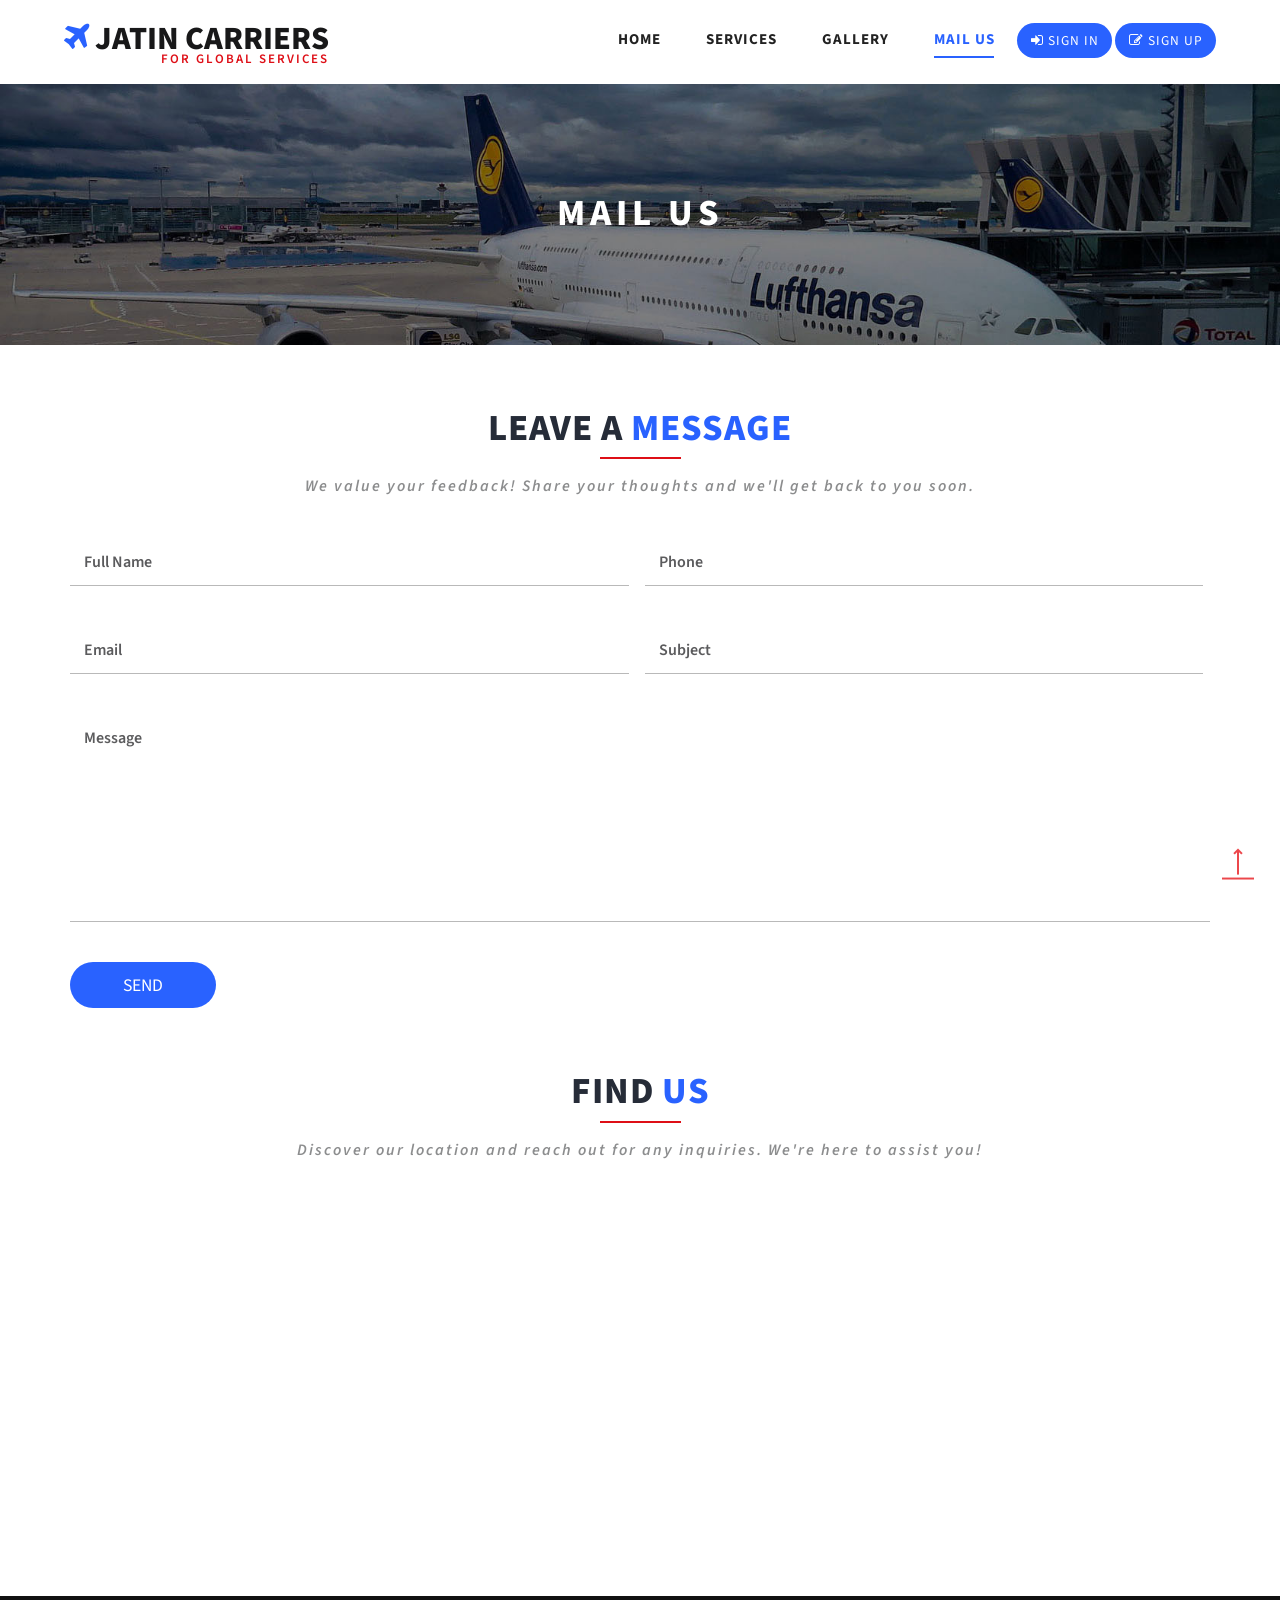
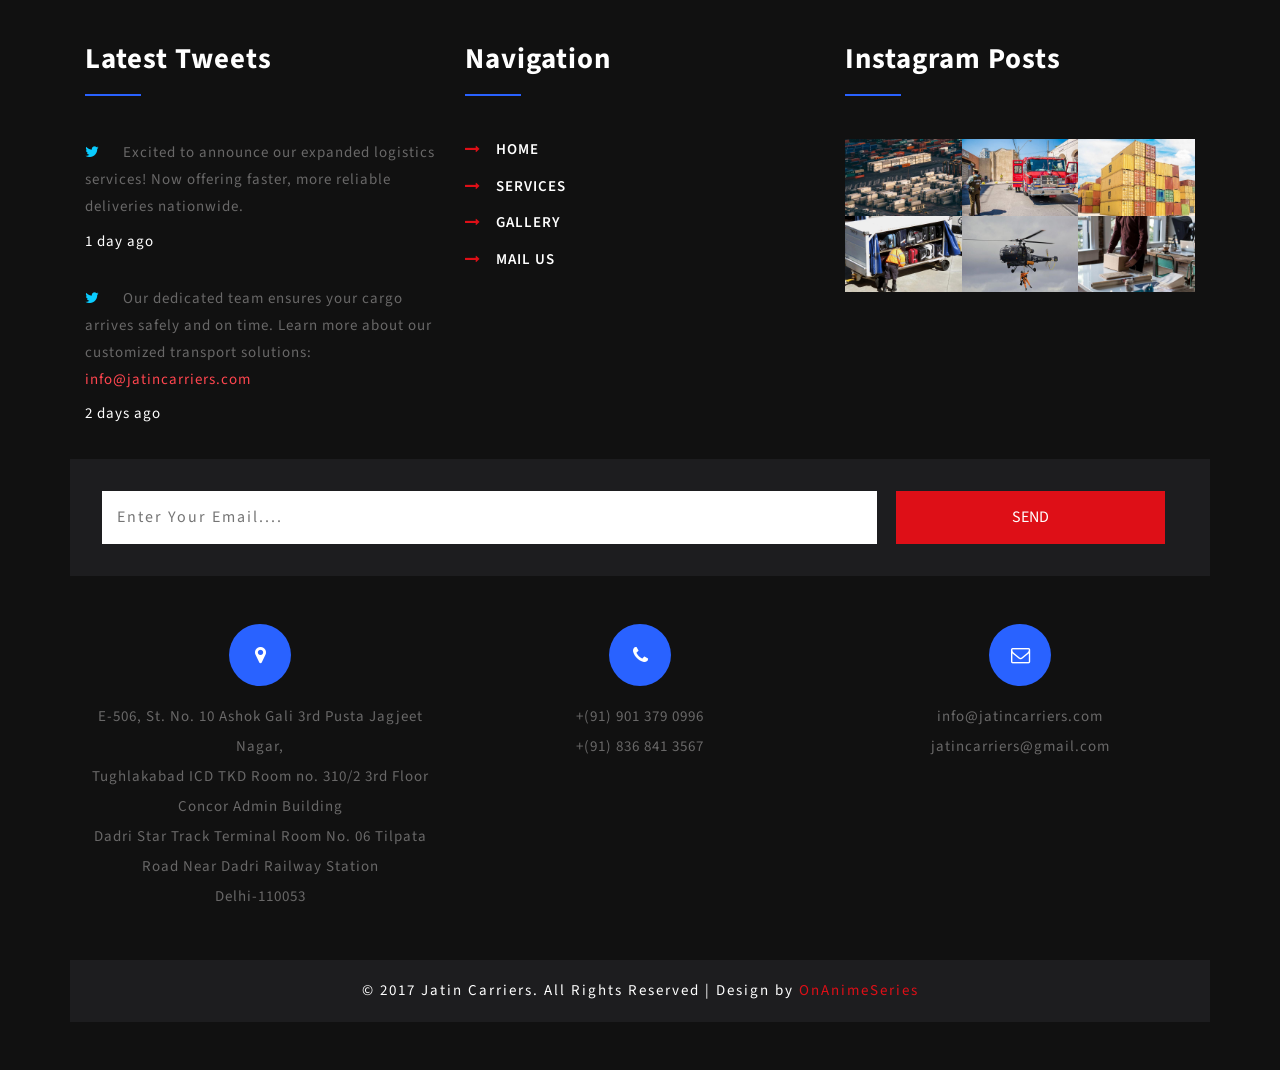
<file: mail.html>
<!DOCTYPE html>
<html lang="en">
<head>
<title>Jatin Carriers | Mail</title>
<!-- custom-theme -->
<meta name="viewport" content="width=device-width, initial-scale=1">
<meta http-equiv="Content-Type" content="text/html; charset=utf-8" />
<meta name="description" content="Jatin Carriers Services offers reliable and efficient logistics solutions for your cargo needs. Our experienced team ensures timely delivery and customer satisfaction." />
<meta name="author" content="Jatin Carriers" />
<script type="application/x-javascript"> addEventListener("load", function() { setTimeout(hideURLbar, 0); }, false);
		function hideURLbar(){ window.scrollTo(0,1); } </script>
<!-- //custom-theme -->
<link href="css/bootstrap.css" rel="stylesheet" type="text/css" media="all" />
<!-- Owl-carousel-CSS --><link href="css/owl.carousel.css" rel="stylesheet">
<link href="css/style.css" rel="stylesheet" type="text/css" media="all" />
<!-- font-awesome-icons -->
<link href="css/font-awesome.css" rel="stylesheet"> 
<!-- //font-awesome-icons -->
<link href="//fonts.googleapis.com/css?family=Source+Sans+Pro:300,300i,400,400i,600,600i,700,900" rel="stylesheet">
</head>
	
<body>
<!-- banner -->
<div class="main_section_agile">
		<div class="agileits_w3layouts_banner_nav">
		   
			<nav class="navbar navbar-default">
				<div class="navbar-header navbar-left">
					<button type="button" class="navbar-toggle collapsed" data-toggle="collapse" data-target="#bs-example-navbar-collapse-1">
						<span class="sr-only">Toggle navigation</span>
						<span class="icon-bar"></span>
						<span class="icon-bar"></span>
						<span class="icon-bar"></span>
					</button>
				<h1><a class="navbar-brand" href="index.html"><i class="fa fa-plane" aria-hidden="true"></i> Jatin Carriers <span>For Global Services</span></a></h1>

				</div>
				 <ul class="agile_forms">
					<li><a href="#" data-toggle="modal" data-target="#myModal2"><i class="fa fa-sign-in" aria-hidden="true"></i> Sign In</a> </li>
					<li><a href="#" data-toggle="modal" data-target="#myModal3"><i class="fa fa-pencil-square-o" aria-hidden="true"></i> Sign Up</a> </li>
				</ul>
				<!-- Collect the nav links, forms, and other content for toggling -->
				<div class="collapse navbar-collapse navbar-right" id="bs-example-navbar-collapse-1">
					<nav class="link-effect-2" id="link-effect-2">
						<ul class="nav navbar-nav">
							<li><a href="index.html" class="effect-3">Home</a></li>
							<li><a href="services.html" class="effect-3">Services</a></li>
							<li><a href="gallery.html" class="effect-3">Gallery</a></li>
							<!-- 
							<li class="dropdown">
								<a href="#" class="dropdown-toggle effect-3" data-toggle="dropdown">Short Codes <b class="fa fa-caret-down" aria-hidden="true"></b></a>
								<ul class="dropdown-menu agile_short_dropdown">
									<li><a href="icons.html">Web Icons</a></li>
									<li><a href="typography.html">Typography</a></li>
								</ul>
							</li> 
							Description: 
								- Short Codes: Dropdown menu containing links to Web Icons and Typography.
							-->
							<li class="active"><a href="mail.html" class="effect-3">Mail Us</a></li>
						</ul>
					</nav>

				</div>
			</nav>	
			<div class="clearfix"> </div> 
		</div>
</div>
<!--/ banner -->
<div class="banner1">
			
		<div class="w3_agileits_service_banner_info">
			<h2>Mail Us </h2>
		</div>
	</div>

<!--/ banner -->
	<!-- Modal1 -->
													<div class="modal fade" id="myModal2" tabindex="-1" role="dialog">
														<div class="modal-dialog">
														<!-- Modal content-->
															<div class="modal-content">
																<div class="modal-header">
																	<button type="button" class="close" data-dismiss="modal">&times;</button>
																	
																	<div class="signin-form profile">
																	<h3 class="agileinfo_sign">Sign In</h3>	
																			<div class="login-form">
																				<form action="#" method="post">
																					<input type="email" name="email" placeholder="E-mail" required="">
																					<input type="password" name="password" placeholder="Password" required="">
																					<div class="tp">
																						<input type="submit" value="Sign In">
																					</div>
																				</form>
																			</div>
																			<div class="login-social-grids">
																				<ul>
																					<li><a href="#"><i class="fa fa-facebook"></i></a></li>
																					<li><a href="#"><i class="fa fa-twitter"></i></a></li>
																					<li><a href="#"><i class="fa fa-rss"></i></a></li>
																				</ul>
																			</div>
																			<p><a href="#" data-toggle="modal" data-target="#myModal3" > Don't have an account?</a></p>
																		</div>
																</div>
															</div>
														</div>
													</div>
													<!-- //Modal1 -->	
													<!-- Modal2 -->
													<div class="modal fade" id="myModal3" tabindex="-1" role="dialog">
														<div class="modal-dialog">
														<!-- Modal content-->
															<div class="modal-content">
																<div class="modal-header">
																	<button type="button" class="close" data-dismiss="modal">&times;</button>
																	
																	<div class="signin-form profile">
																	<h3 class="agileinfo_sign">Sign Up</h3>	
																			<div class="login-form">
																				<form action="#" method="post">
																				   <input type="text" name="name" placeholder="Username" required="">
																					<input type="email" name="email" placeholder="Email" required="">
																					<input type="password" name="password" placeholder="Password" required="">
																					<input type="password" name="password" placeholder="Confirm Password" required="">
																					<input type="submit" value="Sign Up">
																				</form>
																			</div>
																			<p><a href="#"> By clicking register, I agree to your terms</a></p>
																		</div>
																</div>
															</div>
														</div>
													</div>
													<!-- //Modal2 -->	
<!-- /contact -->	
<div class="inner_main_agile_section">
	<div class="container">
			<h3 class="w3l_header w3_agileits_header"> Leave a <span>Message</span></h3>
			<p class="sub_para_agile two">We value your feedback! Share your thoughts and we'll get back to you soon.</p>
			 <div class="contact-form agile_inner_grids">
				<form action="#" method="post">
					<div class="fields-grid">
						<div class="styled-input agile-styled-input-top">
							<input type="text" name="Full Name" required="">
							<label>Full Name</label>
							<span></span>
						</div>
						<div class="styled-input agile-styled-input-top">
							<input type="text" name="Phone" required=""> 
							<label>Phone</label>
							<span></span>
						</div>
						<div class="styled-input">
							<input type="email" name="Email" required=""> 
							<label>Email</label>
							<span></span>
						</div> 
						<div class="styled-input">
							<input type="text" name="Subject" required="">
							<label>Subject</label>
							<span></span>
						</div>
						<div class="clearfix"> </div>
					</div>
					<div class="styled-input textarea-grid">
						<textarea name="Message" required=""></textarea>
						<label>Message</label>
						<span></span>
					</div>	 
					<input type="submit" value="SEND">
				</form>
			</div>
    </div>
</div>
            <!-- map -->
				<h3 class="w3l_header w3_agileits_header"> Find <span>Us</span></h3>
			<p class="sub_para_agile two"> Discover our location and reach out for any inquiries. We're here to assist you!</p>
				<div class="map">
					<iframe src="https://www.google.com/maps/embed?pb=!1m18!1m12!1m3!1d387145.86654334463!2d-74.25818682528057!3d40.70531100753592!2m3!1f0!2f0!3f0!3m2!1i1024!2i768!4f13.1!3m3!1m2!1s0x89c24fa5d33f083b%3A0xc80b8f06e177fe62!2sNew+York%2C+NY%2C+USA!5e0!3m2!1sen!2sin!4v1497241987900"  allowfullscreen></iframe>
				</div>
			<!-- //map --> 
<!-- //contact -->	
<!-- footer -->
	<div class="footer">
		<div class="container">
			<div class="w3_agile_footer_grids">
				<div class="col-md-4 w3_agile_footer_grid">
					<h3>Latest Tweets</h3>
					<ul class="agile_footer_grid_list">
						<li><i class="fa fa-twitter" aria-hidden="true"></i>Excited to announce our expanded logistics services! Now offering faster, more reliable deliveries nationwide. <span>1 day ago</span></li>
						<li><i class="fa fa-twitter" aria-hidden="true"></i>Our dedicated team ensures your cargo arrives safely and on time.
							Learn more about our customized transport solutions: <a href="mailto:info@jatincarriers.com">info@jatincarriers.com</a> <span>2 days ago</span></li>
					</ul>
				</div>
				<div class="col-md-4 w3_agile_footer_grid">
					<h3>Navigation</h3>
					<ul class="agileits_w3layouts_footer_grid_list">
						<li><i class="fa fa-long-arrow-right" aria-hidden="true"></i><a href="index.html">Home</a></li>
						<li><i class="fa fa-long-arrow-right" aria-hidden="true"></i><a href="services.html">Services</a></li>
						<li><i class="fa fa-long-arrow-right" aria-hidden="true"></i><a href="gallery.html">Gallery</a></li>
						<li><i class="fa fa-long-arrow-right" aria-hidden="true"></i><a href="mail.html">Mail Us</a></li>
					</ul>
				</div>
				<div class="col-md-4 w3_agile_footer_grid">
					<h3>Instagram Posts</h3>
					<div class="w3_agileits_footer_grid_left">
						<a href="#" data-toggle="modal" data-target="#myModal">
							<img src="images/7.jpg" alt=" " class="img-responsive" />
						</a>
					</div>
					<div class="w3_agileits_footer_grid_left">
						<a href="#" data-toggle="modal" data-target="#myModal">
							<img src="images/8.jpg" alt=" " class="img-responsive" />
						</a>
					</div>
					<div class="w3_agileits_footer_grid_left">
						<a href="#" data-toggle="modal" data-target="#myModal">
							<img src="images/3.jpg" alt=" " class="img-responsive" />
						</a>
					</div>
					<div class="w3_agileits_footer_grid_left">
						<a href="#" data-toggle="modal" data-target="#myModal">
							<img src="images/2.jpg" alt=" " class="img-responsive" />
						</a>
					</div>
					<div class="w3_agileits_footer_grid_left">
					<a href="#" data-toggle="modal" data-target="#myModal">
							<img src="images/4.jpg" alt=" " class="img-responsive" />
						</a>
					</div>
					<div class="w3_agileits_footer_grid_left">
					<a href="#" data-toggle="modal" data-target="#myModal">
							<img src="images/1.jpg" alt=" " class="img-responsive" />
						</a>
					</div>
					<div class="clearfix"> </div>
				</div>
				<div class="clearfix"> </div>
			</div>
			<div class="w3_newsletter_footer_grids">
				<div class="w3_newsletter_footer_grid_left">
					<form name="submit-to-google-sheet" action="#" method="post">
						<input type="email" name="Email" placeholder="Enter Your Email...." required="">
						<input type="submit" value="SEND">
					</form>
					<span id="msg" class="success-message" style="color: #2962FF; display: none;"></span> <!-- This will display the success message in green -->
				</div>
			</div>
			<div class="w3ls_address_mail_footer_grids">
				<div class="col-md-4 w3ls_footer_grid_left">
					<div class="wthree_footer_grid_left">
						<i class="fa fa-map-marker" aria-hidden="true"></i>
					</div>
					<p>E-506, St. No. 10 Ashok Gali 3rd Pusta Jagjeet Nagar,</p>
					<p>Tughlakabad ICD TKD Room no. 310/2 3rd Floor Concor Admin Building</p>
					<p>Dadri Star Track Terminal Room No. 06 Tilpata Road Near Dadri Railway Station <span>Delhi-110053</span></p>
				</div>
				<div class="col-md-4 w3ls_footer_grid_left">
					<div class="wthree_footer_grid_left">
						<i class="fa fa-phone" aria-hidden="true"></i>
					</div>
					<p>+(91) 901 379 0996 <span>+(91) 836 841 3567</span></p>
				</div>
				<div class="col-md-4 w3ls_footer_grid_left">
					<div class="wthree_footer_grid_left">
						<i class="fa fa-envelope-o" aria-hidden="true"></i>
					</div>
					<p><a href="mailto:info@jatincarriers.com">info@jatincarriers.com</a> 
						<span><a href="mailto:jatincarriers@gmail.com">jatincarriers@gmail.com</a></span></p>
				</div>
				<div class="clearfix"> </div>
			</div>
			<div class="agileinfo_copyright">
				<p>© 2017  Jatin Carriers. All Rights Reserved | Design by <a href="https://onanimeseries.com/">OnAnimeSeries</a></p>
			</div>
		</div>
	</div>
   <!-- //footer -->

<!-- js -->
<script type="text/javascript" src="js/jquery-2.1.4.min.js"></script>
<!-- //js -->
<script type="text/javascript" src="js/move-top.js"></script>
<script type="text/javascript" src="js/easing.js"></script>
<script type="text/javascript">
	jQuery(document).ready(function($) {
		$(".scroll").click(function(event){		
			event.preventDefault();
			$('html,body').animate({scrollTop:$(this.hash).offset().top},1000);
		});
	});
</script>
<!-- start-smoth-scrolling -->
<!-- for bootstrap working -->
	<script src="js/bootstrap.js"></script>
<!-- //for bootstrap working -->
<!-- here stars scrolling icon -->
	<script type="text/javascript">
		$(document).ready(function() {
			/*
				var defaults = {
				containerID: 'toTop', // fading element id
				containerHoverID: 'toTopHover', // fading element hover id
				scrollSpeed: 1200,
				easingType: 'linear' 
				};
			*/
								
			$().UItoTop({ easingType: 'easeOutQuart' });
								
			});
	</script>
<!-- //here ends scrolling icon -->


<!-- //Email Subscription -->
<script>
	const scriptURL = 'https://script.google.com/macros/s/AKfycbyaFVG4FA09GxzV8e3zQ99Tp1yk_zdocdvK8rzPU6NxpFqRGm-tAsrdWlcKrnOoN8XWBw/exec';
	const form = document.forms['submit-to-google-sheet'];
	const msg = document.getElementById("msg");
  
	form.addEventListener('submit', e => {
		e.preventDefault();
		
		// Show the success message immediately
		msg.innerHTML = "Thanks for Subscribing";
		msg.style.display = "block"; // Make the message visible
	
		// Hide the message after 2 seconds
		setTimeout(() => {
			msg.style.display = "none"; // Hide the message
		}, 2000); // 2000 milliseconds = 2 seconds

		// Send the data to Google Sheets
		fetch(scriptURL, { method: 'POST', body: new FormData(form)})
			.then(response => {
				console.log('Success!', response);
				form.reset(); // Reset the form
			})
			.catch(error => {
				console.error('Error!', error.message);
				msg.innerHTML = "There was an error. Please try again.";
				msg.style.color = "red"; // Optional: Change color to red on error
			});
	});
</script>

</body>
</html>
</file>
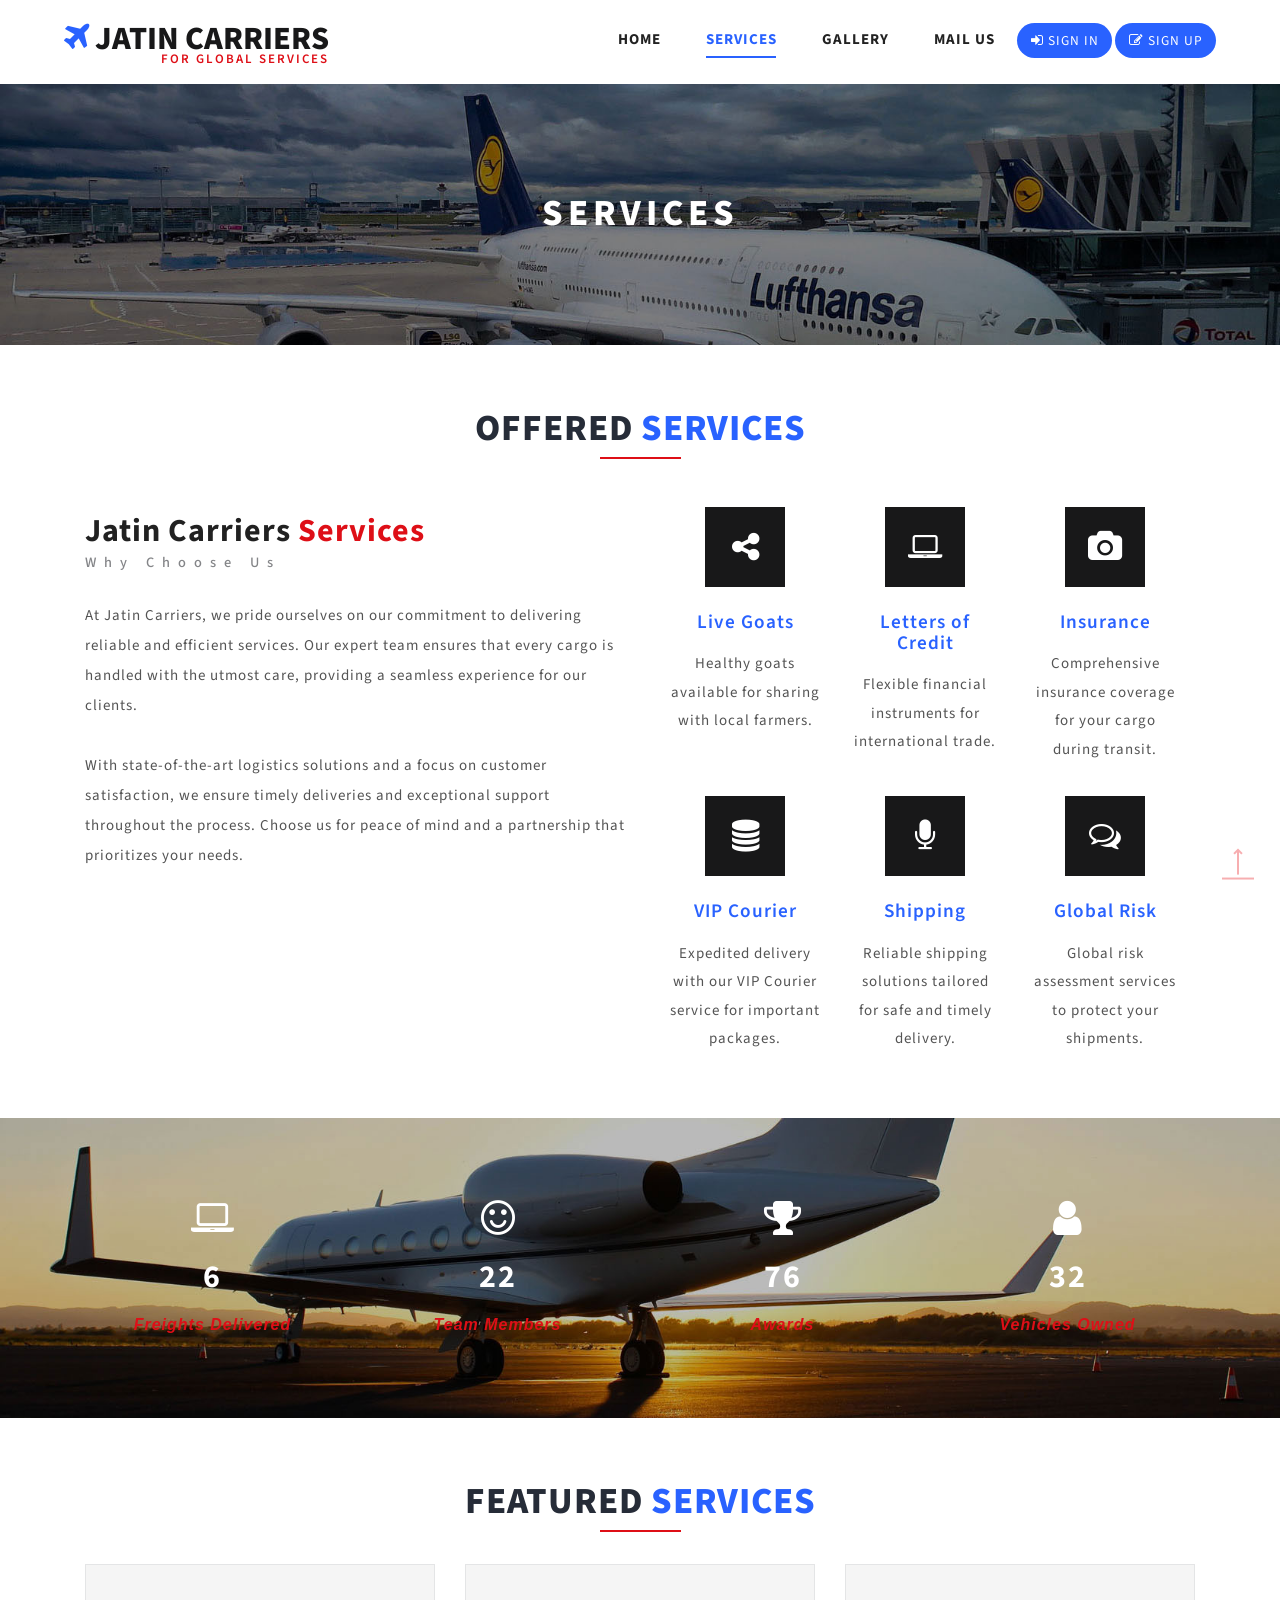
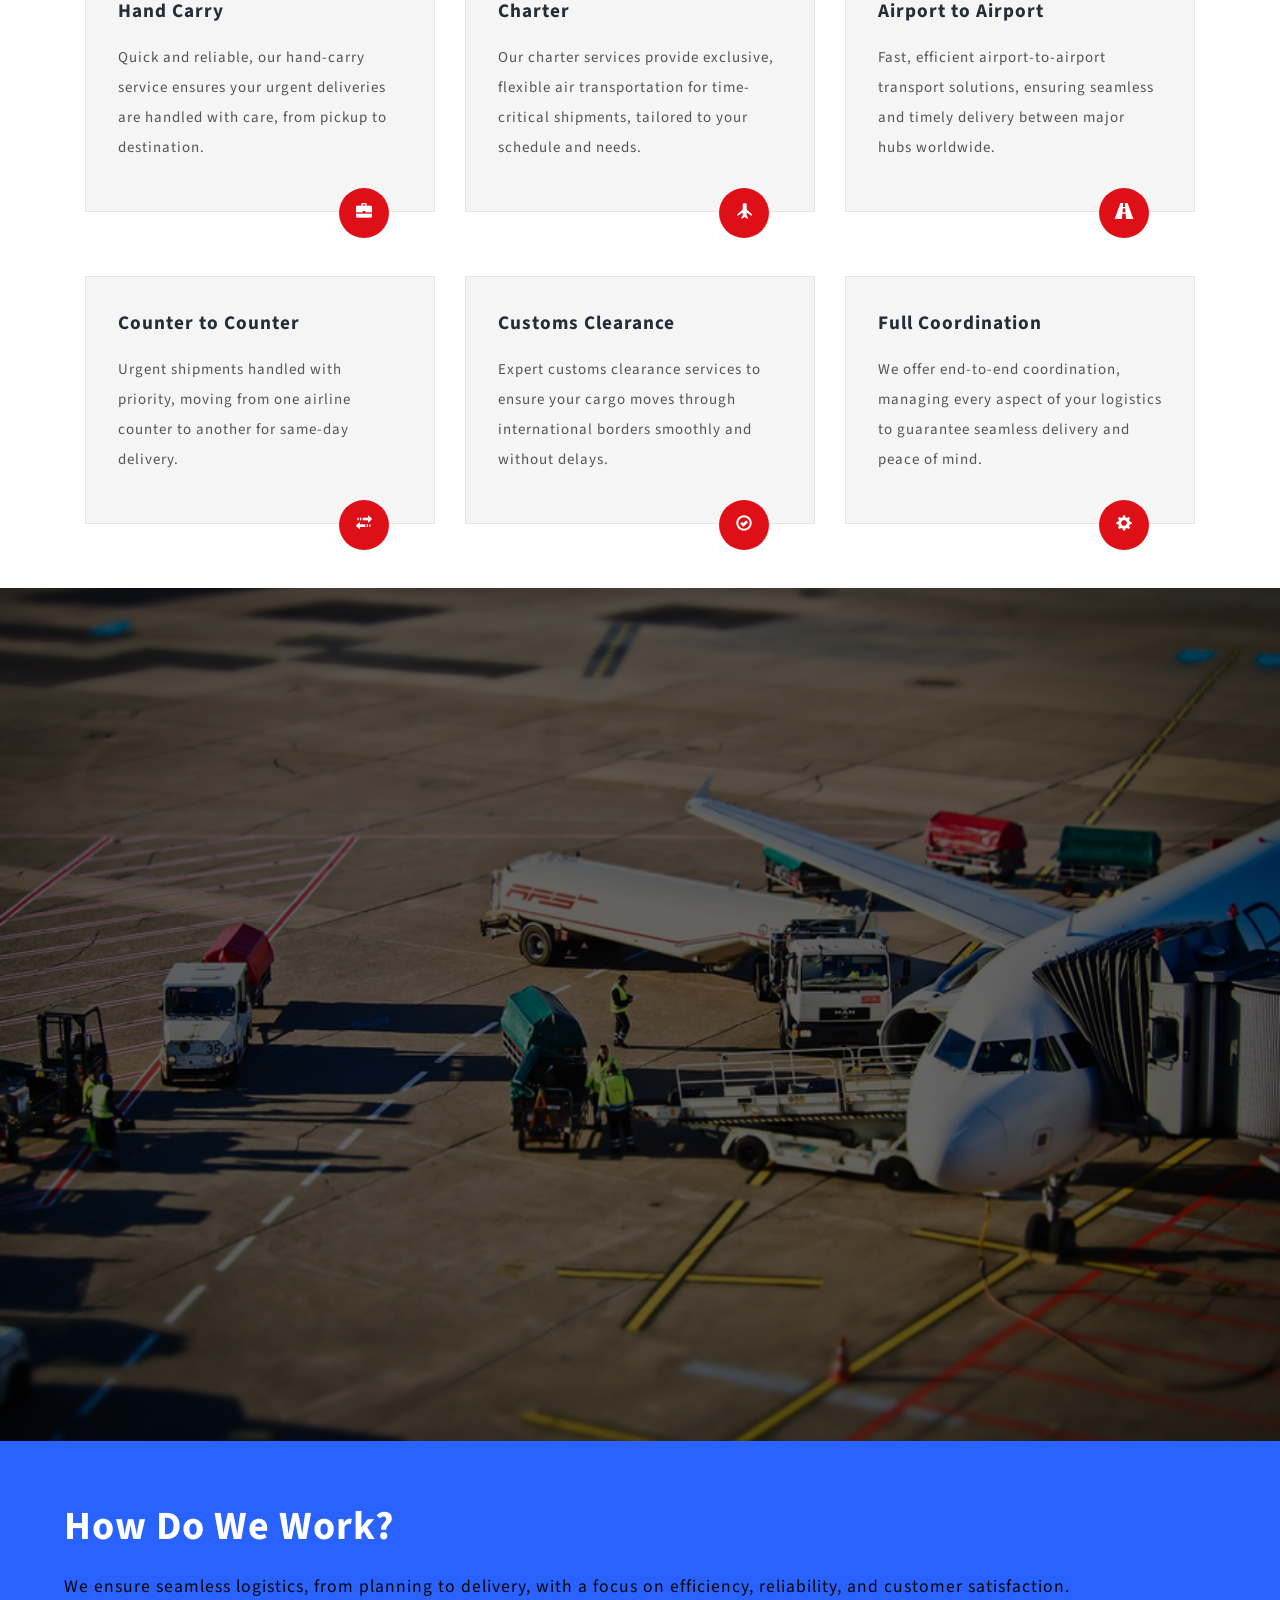
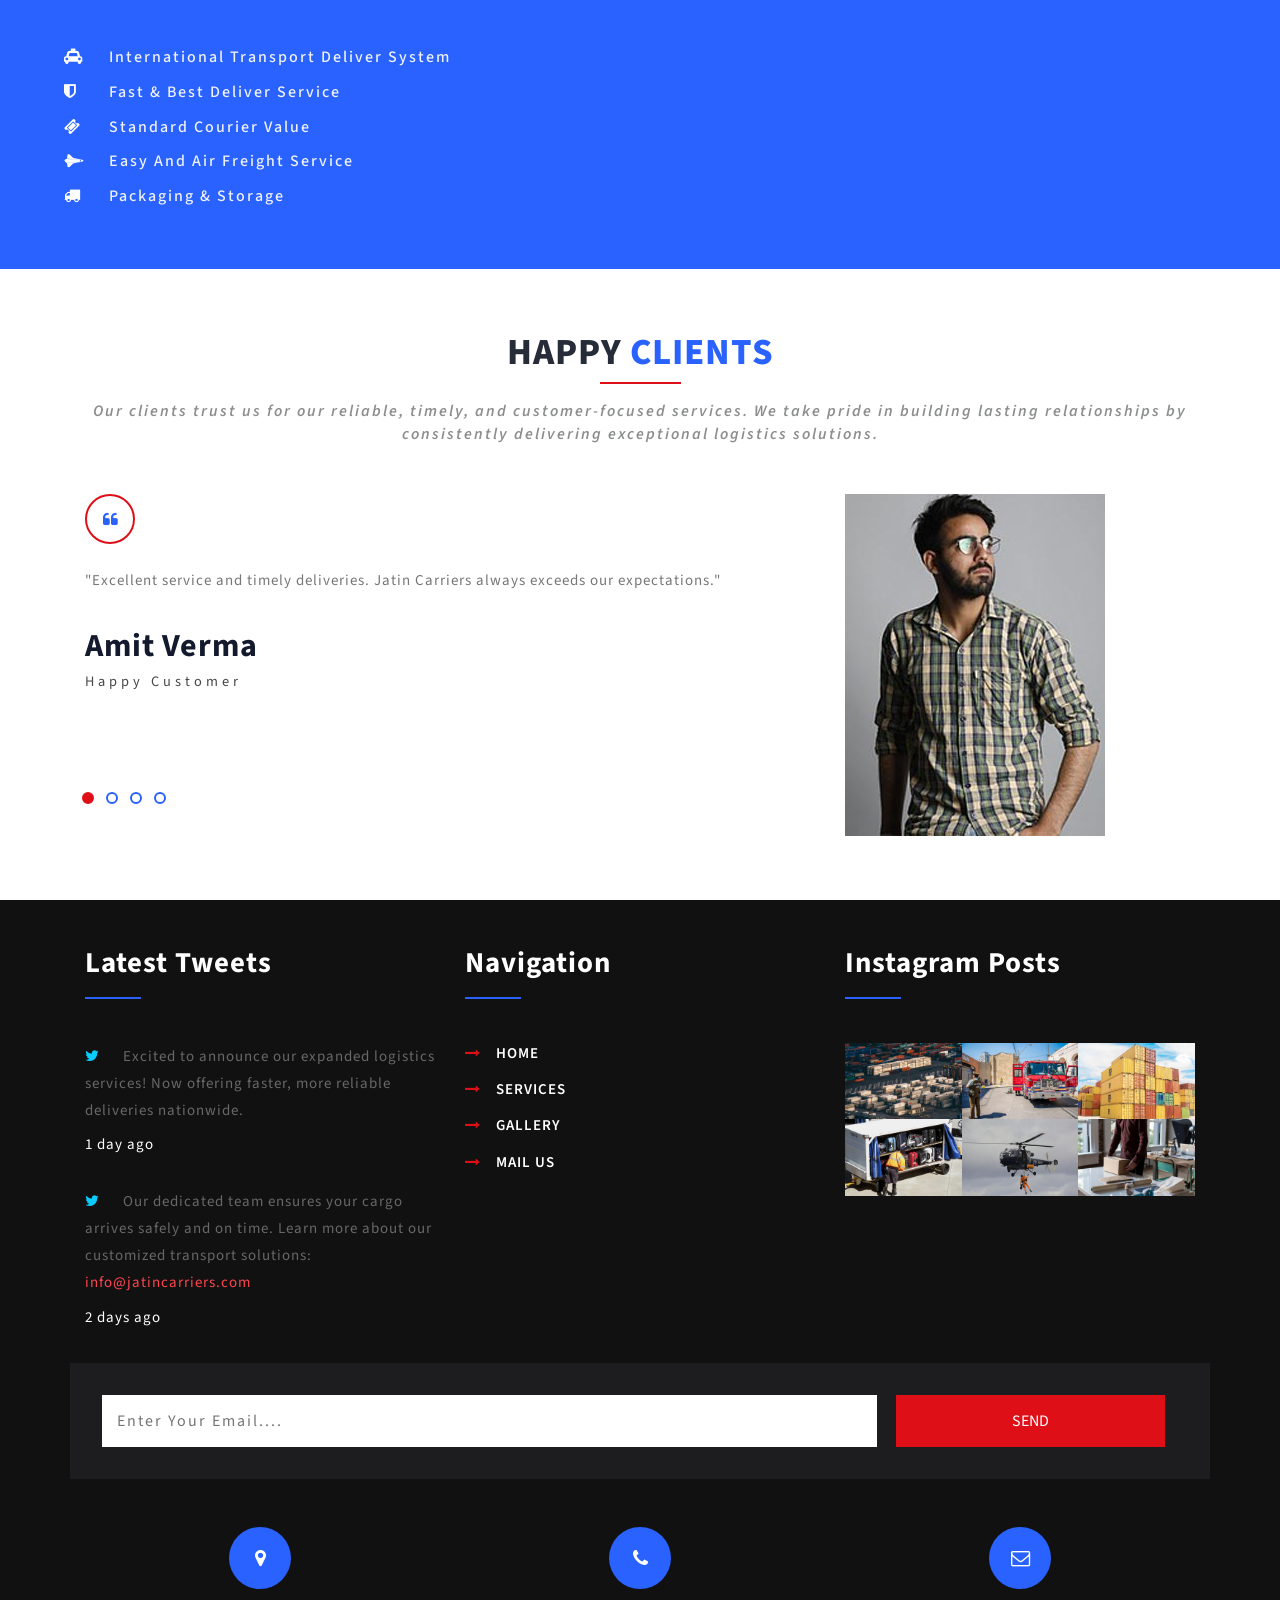
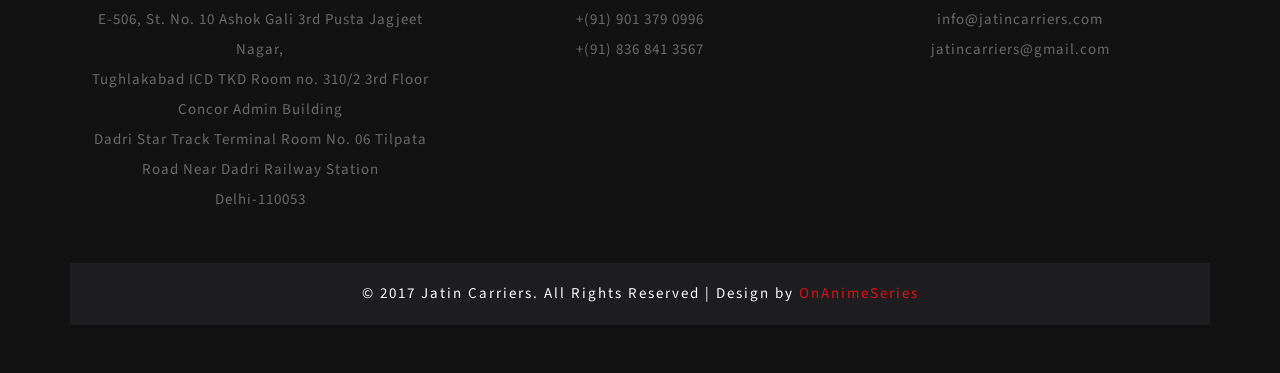
<file: services.html>
<!DOCTYPE html>
<html lang="en">
<head>
<title>Jatin Carriers | Services</title>
<!-- custom-theme -->
<meta name="viewport" content="width=device-width, initial-scale=1">
<meta http-equiv="Content-Type" content="text/html; charset=utf-8" />
<meta name="description" content="Jatin Carriers Services offers reliable and efficient logistics solutions for your cargo needs. Our experienced team ensures timely delivery and customer satisfaction." />
<meta name="author" content="Jatin Carriers" />
<script type="application/x-javascript"> addEventListener("load", function() { setTimeout(hideURLbar, 0); }, false);
		function hideURLbar(){ window.scrollTo(0,1); } </script>
<!-- //custom-theme -->
<link href="css/bootstrap.css" rel="stylesheet" type="text/css" media="all" />
<!-- Owl-carousel-CSS -->
<link href="css/owl.carousel.css" rel="stylesheet">
<link href="css/style.css" rel="stylesheet" type="text/css" media="all" />
<!-- font-awesome-icons -->
<link href="css/font-awesome.css" rel="stylesheet"> 
<!-- //font-awesome-icons -->
<link href="//fonts.googleapis.com/css?family=Source+Sans+Pro:300,300i,400,400i,600,600i,700,900" rel="stylesheet">
</head>
	
<body>
<!-- banner -->
<div class="main_section_agile">
		<div class="agileits_w3layouts_banner_nav">
		   
			<nav class="navbar navbar-default">
				<div class="navbar-header navbar-left">
					<button type="button" class="navbar-toggle collapsed" data-toggle="collapse" data-target="#bs-example-navbar-collapse-1">
						<span class="sr-only">Toggle navigation</span>
						<span class="icon-bar"></span>
						<span class="icon-bar"></span>
						<span class="icon-bar"></span>
					</button>
				<h1><a class="navbar-brand" href="index.html"><i class="fa fa-plane" aria-hidden="true"></i> Jatin Carriers <span>For Global Services</span></a></h1>

				</div>
				 <ul class="agile_forms">
					<li><a href="#" data-toggle="modal" data-target="#myModal2"><i class="fa fa-sign-in" aria-hidden="true"></i> Sign In</a> </li>
					<li><a href="#" data-toggle="modal" data-target="#myModal3"><i class="fa fa-pencil-square-o" aria-hidden="true"></i> Sign Up</a> </li>
				</ul>
				<!-- Collect the nav links, forms, and other content for toggling -->
				<div class="collapse navbar-collapse navbar-right" id="bs-example-navbar-collapse-1">
					<nav class="link-effect-2" id="link-effect-2">
						<ul class="nav navbar-nav">
							<li><a href="index.html" class="effect-3">Home</a></li>
							<li class="active"><a href="services.html" class="effect-3">Services</a></li>
							<li><a href="gallery.html" class="effect-3">Gallery</a></li>
							<!-- 
							<li class="dropdown">
								<a href="#" class="dropdown-toggle effect-3" data-toggle="dropdown">Short Codes <b class="fa fa-caret-down" aria-hidden="true"></b></a>
								<ul class="dropdown-menu agile_short_dropdown">
									<li><a href="icons.html">Web Icons</a></li>
									<li><a href="typography.html">Typography</a></li>
								</ul>
							</li> 
							Description: 
								- Short Codes: Dropdown menu containing links to Web Icons and Typography.
							-->
							<li><a href="mail.html" class="effect-3">Mail Us</a></li>
						</ul>
					</nav>

				</div>
			</nav>	
			<div class="clearfix"> </div> 
		</div>
</div>
<!--/ banner -->
<div class="banner1">
		<div class="w3_agileits_service_banner_info">
			<h2>Services</h2>
		</div>
	</div>
<!--/ banner -->
	<!-- Modal1 -->
													<div class="modal fade" id="myModal2" tabindex="-1" role="dialog">
														<div class="modal-dialog">
														<!-- Modal content-->
															<div class="modal-content">
																<div class="modal-header">
																	<button type="button" class="close" data-dismiss="modal">&times;</button>
																	
																	<div class="signin-form profile">
																	<h3 class="agileinfo_sign">Sign In</h3>	
																			<div class="login-form">
																				<form action="#" method="post">
																					<input type="email" name="email" placeholder="E-mail" required="">
																					<input type="password" name="password" placeholder="Password" required="">
																					<div class="tp">
																						<input type="submit" value="Sign In">
																					</div>
																				</form>
																			</div>
																			<div class="login-social-grids">
																				<ul>
																					<li><a href="#"><i class="fa fa-facebook"></i></a></li>
																					<li><a href="#"><i class="fa fa-twitter"></i></a></li>
																					<li><a href="#"><i class="fa fa-rss"></i></a></li>
																				</ul>
																			</div>
																			<p><a href="#" data-toggle="modal" data-target="#myModal3" > Don't have an account?</a></p>
																		</div>
																</div>
															</div>
														</div>
													</div>
													<!-- //Modal1 -->	
													<!-- Modal2 -->
													<div class="modal fade" id="myModal3" tabindex="-1" role="dialog">
														<div class="modal-dialog">
														<!-- Modal content-->
															<div class="modal-content">
																<div class="modal-header">
																	<button type="button" class="close" data-dismiss="modal">&times;</button>
																	
																	<div class="signin-form profile">
																	<h3 class="agileinfo_sign">Sign Up</h3>	
																			<div class="login-form">
																				<form action="#" method="post">
																				   <input type="text" name="name" placeholder="Username" required="">
																					<input type="email" name="email" placeholder="Email" required="">
																					<input type="password" name="password" placeholder="Password" required="">
																					<input type="password" name="password" placeholder="Confirm Password" required="">
																					<input type="submit" value="Sign Up">
																				</form>
																			</div>
																			<p><a href="#"> By clicking register, I agree to your terms</a></p>
																		</div>
																</div>
															</div>
														</div>
													</div>
													<!-- //Modal2 -->	

<!-- services -->
	<div class="services two">
		<div class="container">
			<h3 class="w3l_header w3_agileits_header">Offered <span>Services</span></h3>
			<div class="agile_inner_grids">	
				<div class="col-md-6 wthree_services_grid_left">
						<h3>Jatin Carriers <span>Services</span></h3>
						<h4>Why Choose Us</h4>
						<p>
							At Jatin Carriers, we pride ourselves on our commitment to delivering reliable and efficient services. 
							Our expert team ensures that every cargo is handled with the utmost care, providing a seamless experience 
							for our clients. 
						</p>
						<p>
							With state-of-the-art logistics solutions and a focus on customer satisfaction, 
							we ensure timely deliveries and exceptional support throughout the process. 
							Choose us for peace of mind and a partnership that prioritizes your needs.
						</p>
					
					
				</div>
				<div class="col-md-6 wthree_services_grid_right">
					<div class="col-md-4 agileits_w3layouts_service_grid">
						<div class="agile_service_grd">
							<i class="fa fa-share-alt" aria-hidden="true"></i>
						</div>
						<h4>Live Goats</h4>
						<p>Healthy goats available for sharing with local farmers.</p>
					</div>
					<div class="col-md-4 agileits_w3layouts_service_grid">
						<div class="agile_service_grd">
						<i class="fa fa-laptop" aria-hidden="true"></i>
						</div>
						<h4>Letters of Credit</h4>
						<p>Flexible financial instruments for international trade.</p>
					</div>
					<div class="col-md-4 agileits_w3layouts_service_grid">
						<div class="agile_service_grd">
						<i class="fa fa-camera" aria-hidden="true"></i>
						</div>
						<h4>Insurance</h4>
						<p>Comprehensive insurance coverage for your cargo during transit.</p>
					</div>
					<div class="col-md-4 agileits_w3layouts_service_grid">
						<div class="agile_service_grd">
							<i class="fa fa-database" aria-hidden="true"></i>
						</div>
						<h4>VIP Courier</h4>
						<p>Expedited delivery with our VIP Courier service for important packages.</p>
					</div>
					<div class="col-md-4 agileits_w3layouts_service_grid">
						<div class="agile_service_grd">
					<i class="fa fa-microphone" aria-hidden="true"></i>
						</div>
						<h4>Shipping</h4>
						<p>Reliable shipping solutions tailored for safe and timely delivery.</p>
					</div>
					<div class="col-md-4 agileits_w3layouts_service_grid">
						<div class="agile_service_grd">
						<i class="fa fa-comments-o" aria-hidden="true"></i>
						</div>
						<h4>Global Risk</h4>
						<p>Global risk assessment services to protect your shipments.</p>
					</div>
					<div class="clearfix"> </div>
				</div>
				<div class="clearfix"> </div>
			</div>
		</div>
	</div>
<!-- //services -->


<!-- stats -->
	<div class="stats" id="stats">
	    <div class="container"> 
			<div class="inner_w3l_agile_grids">
		<div class="col-md-3 w3layouts_stats_left w3_counter_grid">
		   	<i class="fa fa-laptop" aria-hidden="true"></i>
			<p class="counter">45</p>
			<h3>Freights Delivered</h3>
		</div>
		<div class="col-md-3 w3layouts_stats_left w3_counter_grid1">
		    <i class="fa fa-smile-o" aria-hidden="true"></i>
			<p class="counter">165</p>
			<h3>Team Members</h3>
		</div>
		<div class="col-md-3 w3layouts_stats_left w3_counter_grid2">
		<i class="fa fa-trophy" aria-hidden="true"></i>
			<p class="counter">563</p>
			<h3>Awards</h3>
		</div>
		<div class="col-md-3 w3layouts_stats_left w3_counter_grid3">
		<i class="fa fa-user" aria-hidden="true"></i>
			<p class="counter">245</p>
			<h3>Vehicles Owned</h3>
		</div>
		<div class="clearfix"> </div>
	</div>
   </div>	
</div>
<!-- //stats -->
<!-- stats-bottom -->
	<div class="stats-bottom contact">
		<div class="container">
			<h3 class="w3l_header w3_agileits_header">Featured <span>Services</span></h3>
			<div class="agileinfo_services_grids">
				<div class="col-md-4 agileinfo_services_grid">
					<div class="agileinfo_services_grid1">
						<h4>Hand Carry</h4>
						<p>Quick and reliable, our hand-carry service ensures your urgent deliveries are handled with care, from pickup to destination.</p>
						<div class="agileinfo_services_grid1_pos">
							<span class="glyphicon glyphicon-briefcase" aria-hidden="true"></span>
						</div>
					</div>
				</div>
				<div class="col-md-4 agileinfo_services_grid">
					<div class="agileinfo_services_grid1">
						<h4>Charter</h4>
						<p>Our charter services provide exclusive, flexible air transportation for time-critical shipments, tailored to your schedule and needs.</p>
						<div class="agileinfo_services_grid1_pos">
							<span class="glyphicon glyphicon-plane" aria-hidden="true"></span>
						</div>
					</div>
				</div>
				<div class="col-md-4 agileinfo_services_grid">
					<div class="agileinfo_services_grid1">
						<h4>Airport to Airport</h4>
						<p>Fast, efficient airport-to-airport transport solutions, ensuring seamless and timely delivery between major hubs worldwide.</p>
						<div class="agileinfo_services_grid1_pos">
							<span class="glyphicon glyphicon-road" aria-hidden="true"></span>
						</div>
					</div>
				</div>
				<div class="clearfix"> </div>
			</div>
			<div class="w3agile_services_grids">
				<div class="col-md-4 agileinfo_services_grid">
					<div class="agileinfo_services_grid1">
						<h4>Counter to Counter</h4>
						<p>Urgent shipments handled with priority, moving from one airline counter to another for same-day delivery.</p>
						<div class="agileinfo_services_grid1_pos">
							<span class="glyphicon glyphicon-transfer" aria-hidden="true"></span>
						</div>
					</div>
				</div>
				<div class="col-md-4 agileinfo_services_grid">
					<div class="agileinfo_services_grid1">
						<h4>Customs Clearance</h4>
						<p>Expert customs clearance services to ensure your cargo moves through international borders smoothly and without delays.</p>
						<div class="agileinfo_services_grid1_pos">
							<span class="glyphicon glyphicon-ok-circle" aria-hidden="true"></span>
						</div>
					</div>
				</div>
				<div class="col-md-4 agileinfo_services_grid">
					<div class="agileinfo_services_grid1">
						<h4>Full Coordination</h4>
						<p>We offer end-to-end coordination, managing every aspect of your logistics to guarantee seamless delivery and peace of mind.</p>
						<div class="agileinfo_services_grid1_pos">
							<span class="glyphicon glyphicon-cog" aria-hidden="true"></span>
						</div>
					</div>
				</div>
				<div class="clearfix"> </div>
			</div>
		</div>
	</div>
<!-- //stats-bottom -->
<!-- banner-bottom -->
<div class="banner-bottom mid-section-agileits">
	<div class="col-md-7 bannerbottomleft">
			<div class="video-grid-single-page-agileits">
				<div data-video="MNsWRQ9XOxs" id="video"> <img src="images/video.jpg" alt="" class="img-responsive" /> </div>
			</div>
	</div>
	<div class="col-md-5 bannerbottomright">
		<h3>How Do We Work?</h3>
		<p>We ensure seamless logistics, from planning to delivery, with a focus on efficiency, reliability, and customer satisfaction.</p>
		<h4><i class="fa fa-taxi" aria-hidden="true"></i>International Transport Deliver System</h4>
		<h4><i class="fa fa-shield" aria-hidden="true"></i>Fast & Best Deliver Service</h4>
		<h4><i class="fa fa-ticket" aria-hidden="true"></i>Standard Courier value</h4>
		<h4><i class="fa fa-space-shuttle" aria-hidden="true"></i>Easy And Air freight Service</h4>
		<h4><i class="fa fa-truck" aria-hidden="true"></i>Packaging & Storage</h4>
	</div>
	<div class="clearfix"></div>
</div>
<!-- //banner-bottom -->
<!-- agile_testimonials -->
<div class="test">
	<div class="container">
	<h3 class="w3l_header w3_agileits_header">Happy <span>Clients</span></h3>
		<p class="sub_para_agile two">Our clients trust us for our reliable, timely, and customer-focused services.
			We take pride in building lasting relationships by consistently delivering exceptional logistics solutions.</p>
			
			<div class="agile_inner_grids">
					<div class="test-gri1">
					 <div id="owl-demo2" class="owl-carousel">
							<div class="agile">
							   	<div class="test-grid">
							   		<div class="col-md-8 test-grid1">
									  <i class="fa fa-quote-left" aria-hidden="true"></i>
										<p class="para-w3-agile">"Excellent service and timely deliveries. Jatin Carriers always exceeds our expectations."</p>
										<h4>Amit Verma</h4>
										<span>Happy Customer</span>
									</div>	
									<div class="col-md-4 test-grid2">
										<img src="images/t1.jpg" alt="" class="img-r">
									</div>
								</div>	
								<div class="clearfix"></div>
							</div>
							<div class="agile">
							   	<div class="test-grid">
							   		<div class="col-md-8 test-grid1">
									<i class="fa fa-quote-left" aria-hidden="true"></i>
										<p class="para-w3-agile">L"Reliable and efficient service. Jatin Carriers always delivers on time with great care."</p>
										<h4>Anjali Mehta</h4>
										<span>Satisfied Customer</span>	
									</div>	
									<div class="col-md-4 test-grid2">
										<img src="images/t2.jpg" alt="" class="img-r">
									</div>
								</div>	
								<div class="clearfix"></div>
							</div>
							<div class="agile">
							   	<div class="test-grid">
							   		<div class="col-md-8 test-grid1">
									<i class="fa fa-quote-left" aria-hidden="true"></i>
										<p class="para-w3-agile">"Fantastic service! Jatin Carriers always handles our shipments with care and delivers on time."</p>
										<h4>Rahul Kapoor</h4>
										<span>Satisfied Customer</span>
									</div>	
									<div class="col-md-4 test-grid2">
										<img src="images/t3.jpg" alt="" class="img-r">
									</div>
								</div>	
								<div class="clearfix"></div>
							</div>
							<div class="agile">
							   	<div class="test-grid">
							   		<div class="col-md-8 test-grid1">
									<i class="fa fa-quote-left" aria-hidden="true"></i>
										<p class="para-w3-agile">"Amazing experience! Jatin Carriers took care of everything, and my shipment arrived perfectly on time."</p>
										<h4>Neha Desai</h4>
										<span>Satisfied Customer</span>
									</div>	
									<div class="col-md-4 test-grid2">
										<img src="images/t4.jpg" alt="" class="img-r">
									</div>
								</div>	
								<div class="clearfix"></div>
							</div>	
					</div>
				</div>	
		</div>
</div>	
</div>
<!-- //agile_testimonials -->
<!-- footer -->
	<div class="footer">
		<div class="container">
			<div class="w3_agile_footer_grids">
				<div class="col-md-4 w3_agile_footer_grid">
					<h3>Latest Tweets</h3>
					<ul class="agile_footer_grid_list">
						<li><i class="fa fa-twitter" aria-hidden="true"></i>Excited to announce our expanded logistics services! Now offering faster, more reliable deliveries nationwide. <span>1 day ago</span></li>
						<li><i class="fa fa-twitter" aria-hidden="true"></i>Our dedicated team ensures your cargo arrives safely and on time.
							Learn more about our customized transport solutions: <a href="mailto:info@jatincarriers.com">info@jatincarriers.com</a> <span>2 days ago</span></li>

					</ul>
				</div>
				<div class="col-md-4 w3_agile_footer_grid">
					<h3>Navigation</h3>
					<ul class="agileits_w3layouts_footer_grid_list">
						<li><i class="fa fa-long-arrow-right" aria-hidden="true"></i><a href="index.html">Home</a></li>
						<li><i class="fa fa-long-arrow-right" aria-hidden="true"></i><a href="services.html">Services</a></li>
						<li><i class="fa fa-long-arrow-right" aria-hidden="true"></i><a href="gallery.html">Gallery</a></li>
						<li><i class="fa fa-long-arrow-right" aria-hidden="true"></i><a href="mail.html">Mail Us</a></li>
					</ul>
				</div>
				<div class="col-md-4 w3_agile_footer_grid">
					<h3>Instagram Posts</h3>
					<div class="w3_agileits_footer_grid_left">
						<a href="#" data-toggle="modal" data-target="#myModal">
							<img src="images/7.jpg" alt=" " class="img-responsive" />
						</a>
					</div>
					<div class="w3_agileits_footer_grid_left">
						<a href="#" data-toggle="modal" data-target="#myModal">
							<img src="images/8.jpg" alt=" " class="img-responsive" />
						</a>
					</div>
					<div class="w3_agileits_footer_grid_left">
						<a href="#" data-toggle="modal" data-target="#myModal">
							<img src="images/3.jpg" alt=" " class="img-responsive" />
						</a>
					</div>
					<div class="w3_agileits_footer_grid_left">
						<a href="#" data-toggle="modal" data-target="#myModal">
							<img src="images/2.jpg" alt=" " class="img-responsive" />
						</a>
					</div>
					<div class="w3_agileits_footer_grid_left">
					<a href="#" data-toggle="modal" data-target="#myModal">
							<img src="images/4.jpg" alt=" " class="img-responsive" />
						</a>
					</div>
					<div class="w3_agileits_footer_grid_left">
					<a href="#" data-toggle="modal" data-target="#myModal">
							<img src="images/1.jpg" alt=" " class="img-responsive" />
						</a>
					</div>
					<div class="clearfix"> </div>
				</div>
				<div class="clearfix"> </div>
			</div>
			<div class="w3_newsletter_footer_grids">
				<div class="w3_newsletter_footer_grid_left">
					<form name="submit-to-google-sheet" action="#" method="post">
						<input type="email" name="Email" placeholder="Enter Your Email...." required="">
						<input type="submit" value="SEND">
					</form>
					<span id="msg" class="success-message" style="color: #2962FF; display: none;"></span> <!-- This will display the success message in green -->
				</div>
			</div>
			<div class="w3ls_address_mail_footer_grids">
				<div class="col-md-4 w3ls_footer_grid_left">
					<div class="wthree_footer_grid_left">
						<i class="fa fa-map-marker" aria-hidden="true"></i>
					</div>
					<p>E-506, St. No. 10 Ashok Gali 3rd Pusta Jagjeet Nagar,</p>
					<p>Tughlakabad ICD TKD Room no. 310/2 3rd Floor Concor Admin Building</p>
					<p>Dadri Star Track Terminal Room No. 06 Tilpata Road Near Dadri Railway Station <span>Delhi-110053</span></p>
				</div>
				<div class="col-md-4 w3ls_footer_grid_left">
					<div class="wthree_footer_grid_left">
						<i class="fa fa-phone" aria-hidden="true"></i>
					</div>
					<p>+(91) 901 379 0996 <span>+(91) 836 841 3567</span></p>
				</div>
				<div class="col-md-4 w3ls_footer_grid_left">
					<div class="wthree_footer_grid_left">
						<i class="fa fa-envelope-o" aria-hidden="true"></i>
					</div>
					<p><a href="mailto:info@jatincarriers.com">info@jatincarriers.com</a> 
						<span><a href="mailto:jatincarriers@gmail.com">jatincarriers@gmail.com</a></span></p>
				</div>
				<div class="clearfix"> </div>
			</div>
			<div class="agileinfo_copyright">
				<p>© 2017  Jatin Carriers. All Rights Reserved | Design by <a href="https://onanimeseries.com/">OnAnimeSeries</a></p>
			</div>
		</div>
	</div>
<!-- //footer -->

<!-- start-smoth-scrolling -->
<!-- js -->
<script type="text/javascript" src="js/jquery-2.1.4.min.js"></script>
<!-- //js -->
<!-- stats -->
	<script src="js/jquery.waypoints.min.js"></script>
	<script src="js/jquery.countup.js"></script>
		<script>
			$('.counter').countUp();
		</script>
<!-- //stats -->
<script src="js/simplePlayer.js"></script>
			<script>
				$("document").ready(function() {
					$("#video").simplePlayer();
				});
</script>
<!-- flexisel -->
	<script type="text/javascript" src="js/jquery.flexisel.js"></script>
	<script type="text/javascript">
		$(window).load(function() {
			$("#flexiselDemo1").flexisel({
				visibleItems: 4,
				animationSpeed: 1000,
				autoPlay: true,
				autoPlaySpeed: 3000,    		
				pauseOnHover: true,
				enableResponsiveBreakpoints: true,
				responsiveBreakpoints: { 
					portrait: { 
						changePoint:480,
						visibleItems: 1
					}, 
					landscape: { 
						changePoint:640,
						visibleItems:2
					},
					tablet: { 
						changePoint:768,
						visibleItems: 3
					}
				}
			});
			
		});
	</script>
<!-- //flexisel -->
<!-- requried-jsfiles-for owl -->
 <script src="js/owl.carousel.js"></script>
							        <script>
									    $(document).ready(function() {
									      $("#owl-demo2").owlCarousel({
									        items : 1,
									        lazyLoad : false,
									        autoPlay : true,
									        navigation : false,
									        navigationText :  false,
									        pagination : true,
									      });
									    });
									  </script>
							 <!-- //requried-jsfiles-for owl -->


<script type="text/javascript" src="js/move-top.js"></script>
<script type="text/javascript" src="js/easing.js"></script>
<script type="text/javascript">
	jQuery(document).ready(function($) {
		$(".scroll").click(function(event){		
			event.preventDefault();
			$('html,body').animate({scrollTop:$(this.hash).offset().top},1000);
		});
	});
</script>
<!-- start-smoth-scrolling -->
<!-- for bootstrap working -->
	<script src="js/bootstrap.js"></script>
<!-- //for bootstrap working -->
<!-- here stars scrolling icon -->
	<script type="text/javascript">
		$(document).ready(function() {
			/*
				var defaults = {
				containerID: 'toTop', // fading element id
				containerHoverID: 'toTopHover', // fading element hover id
				scrollSpeed: 1200,
				easingType: 'linear' 
				};
			*/
								
			$().UItoTop({ easingType: 'easeOutQuart' });
								
			});
	</script>
<!-- //here ends scrolling icon -->




<!-- //Email Subscription -->
<script>
	const scriptURL = 'https://script.google.com/macros/s/AKfycbyaFVG4FA09GxzV8e3zQ99Tp1yk_zdocdvK8rzPU6NxpFqRGm-tAsrdWlcKrnOoN8XWBw/exec';
	const form = document.forms['submit-to-google-sheet'];
	const msg = document.getElementById("msg");
  
	form.addEventListener('submit', e => {
		e.preventDefault();
		
		// Show the success message immediately
		msg.innerHTML = "Thanks for Subscribing";
		msg.style.display = "block"; // Make the message visible
	
		// Hide the message after 2 seconds
		setTimeout(() => {
			msg.style.display = "none"; // Hide the message
		}, 2000); // 2000 milliseconds = 2 seconds

		// Send the data to Google Sheets
		fetch(scriptURL, { method: 'POST', body: new FormData(form)})
			.then(response => {
				console.log('Success!', response);
				form.reset(); // Reset the form
			})
			.catch(error => {
				console.error('Error!', error.message);
				msg.innerHTML = "There was an error. Please try again.";
				msg.style.color = "red"; // Optional: Change color to red on error
			});
	});
</script>

</body>
</html>
</file>
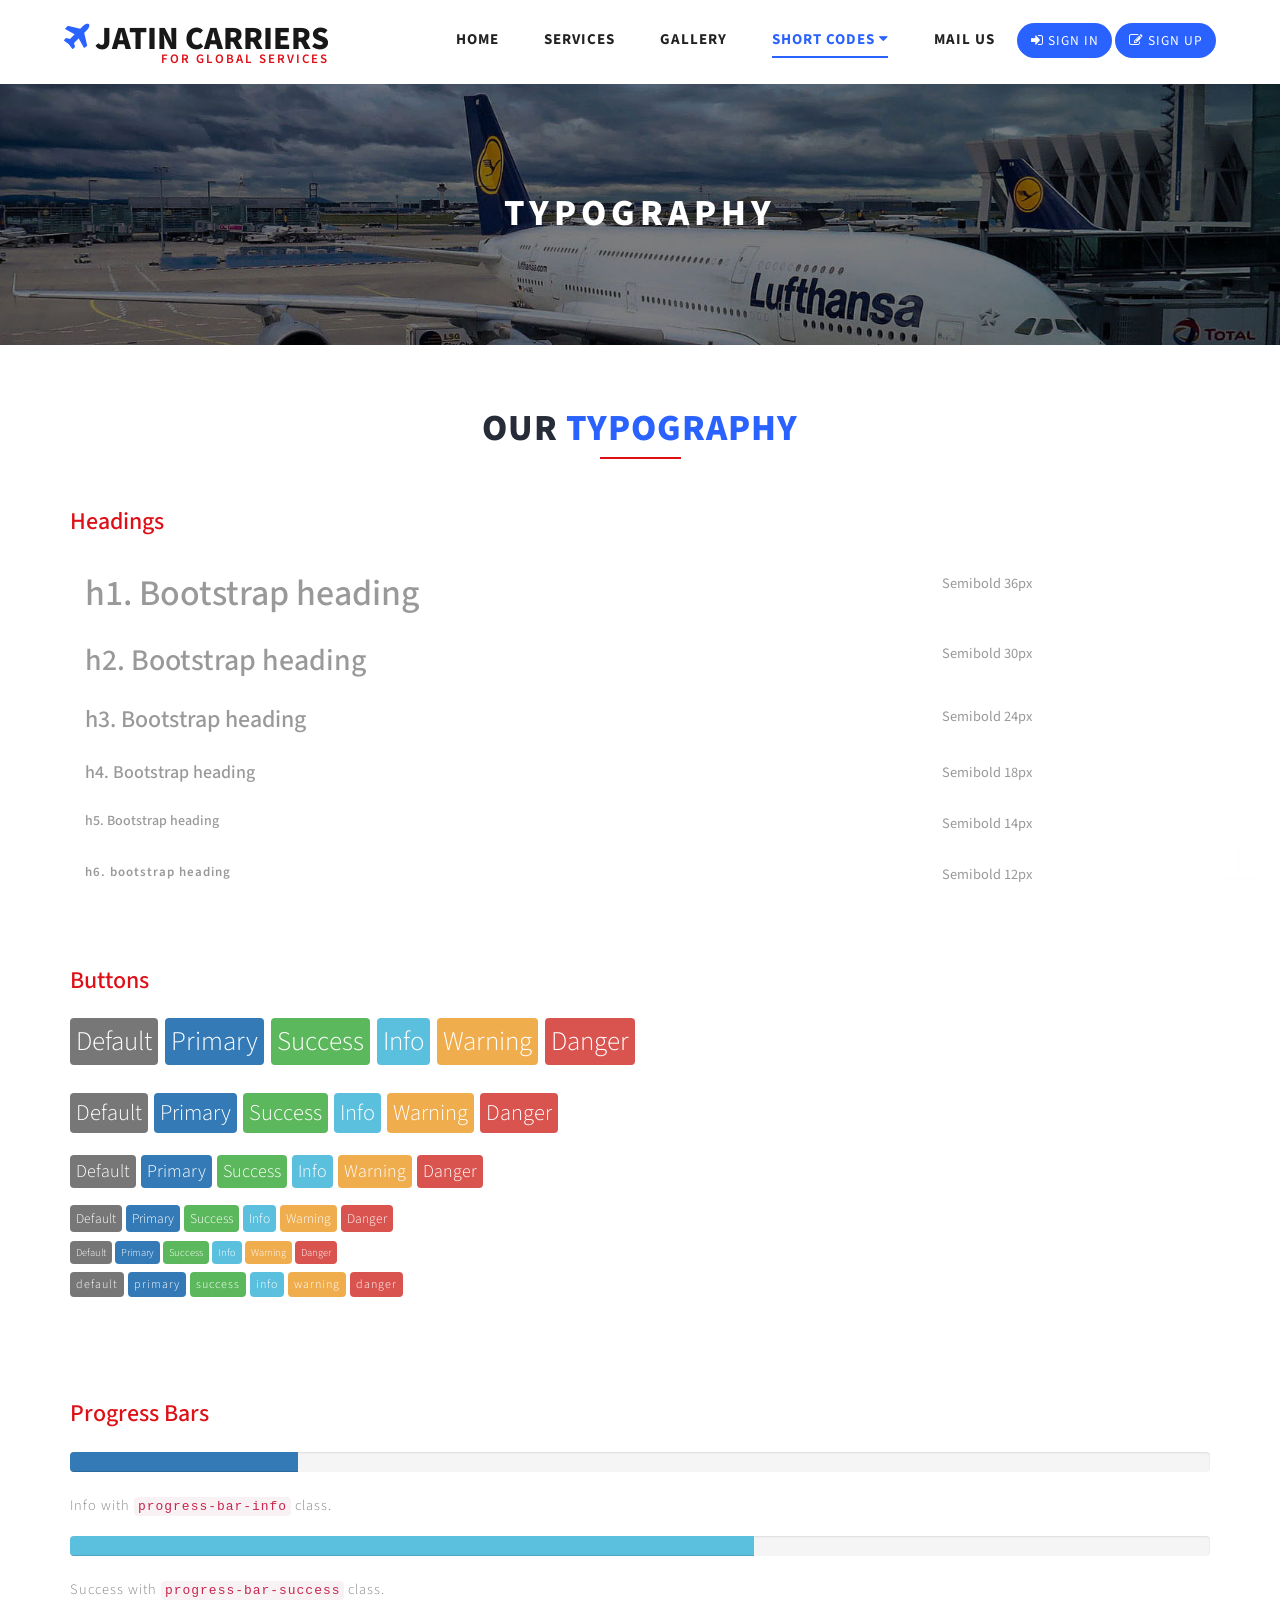
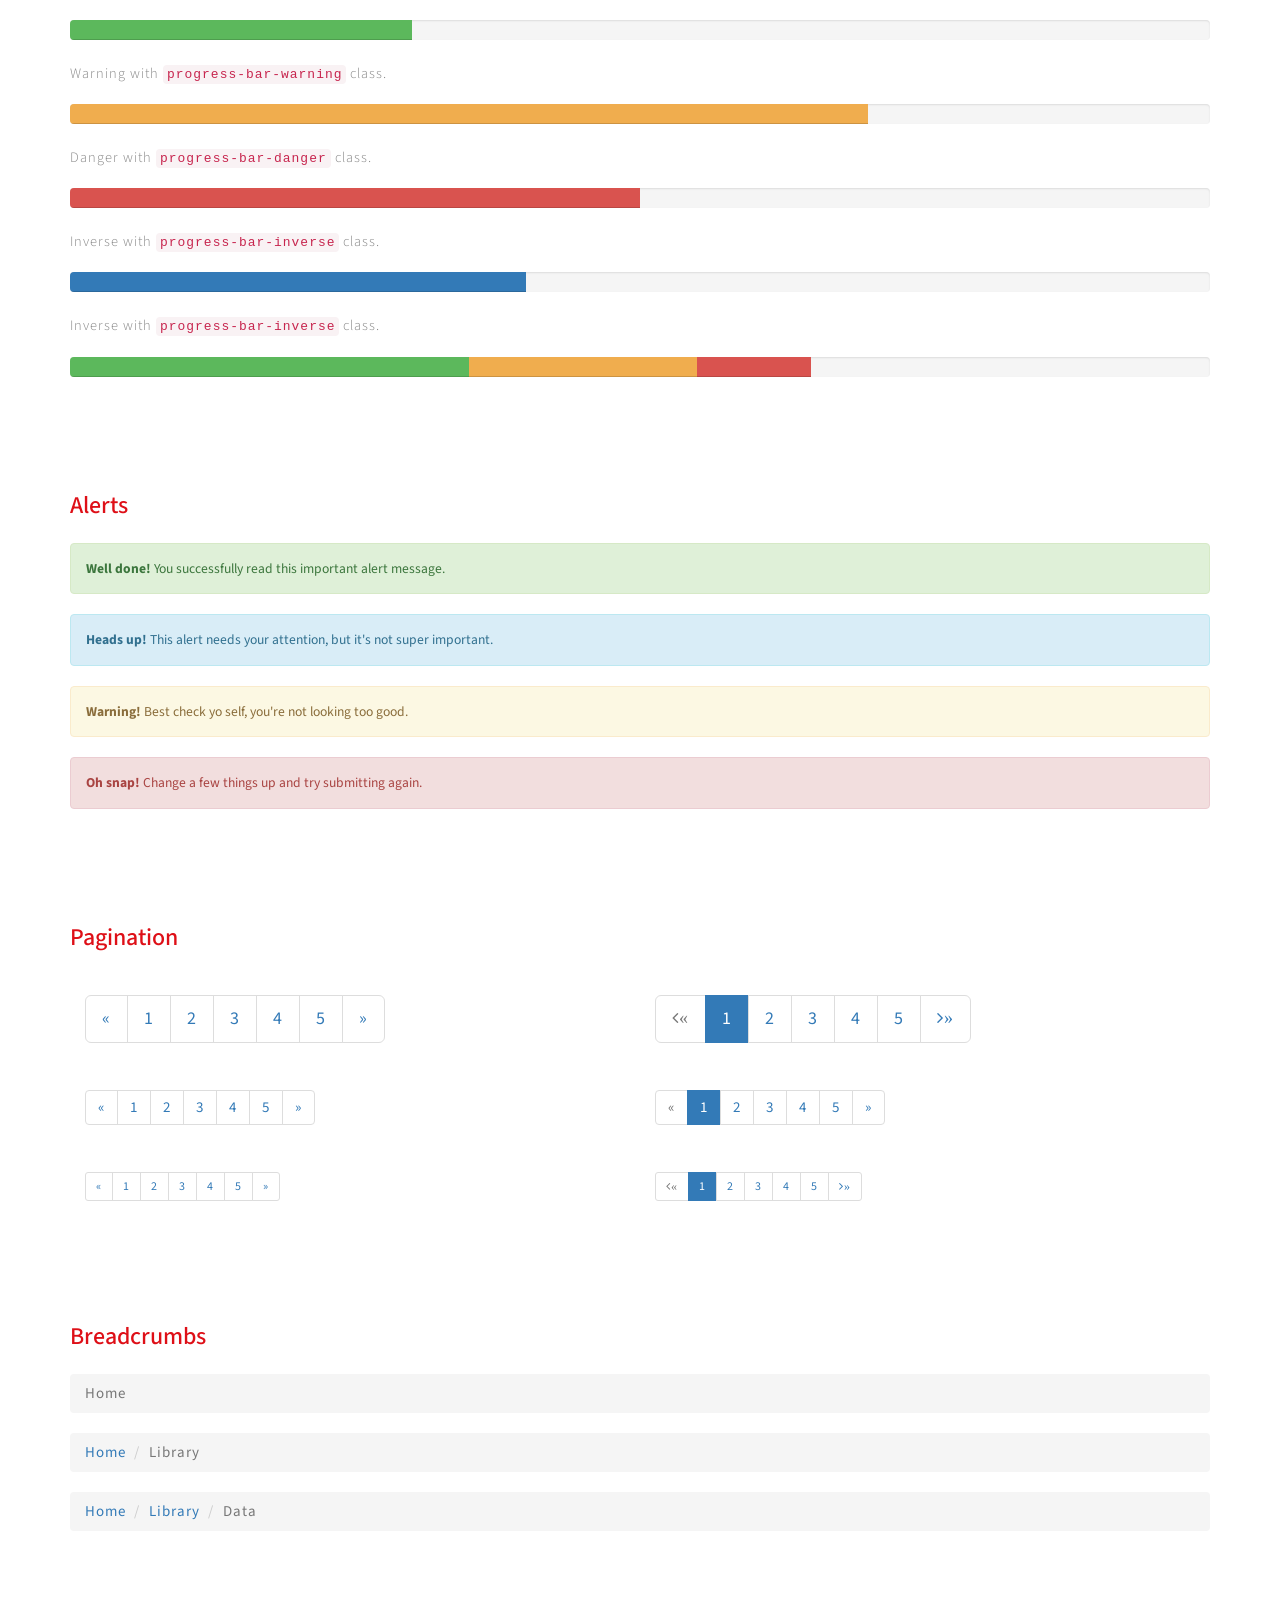
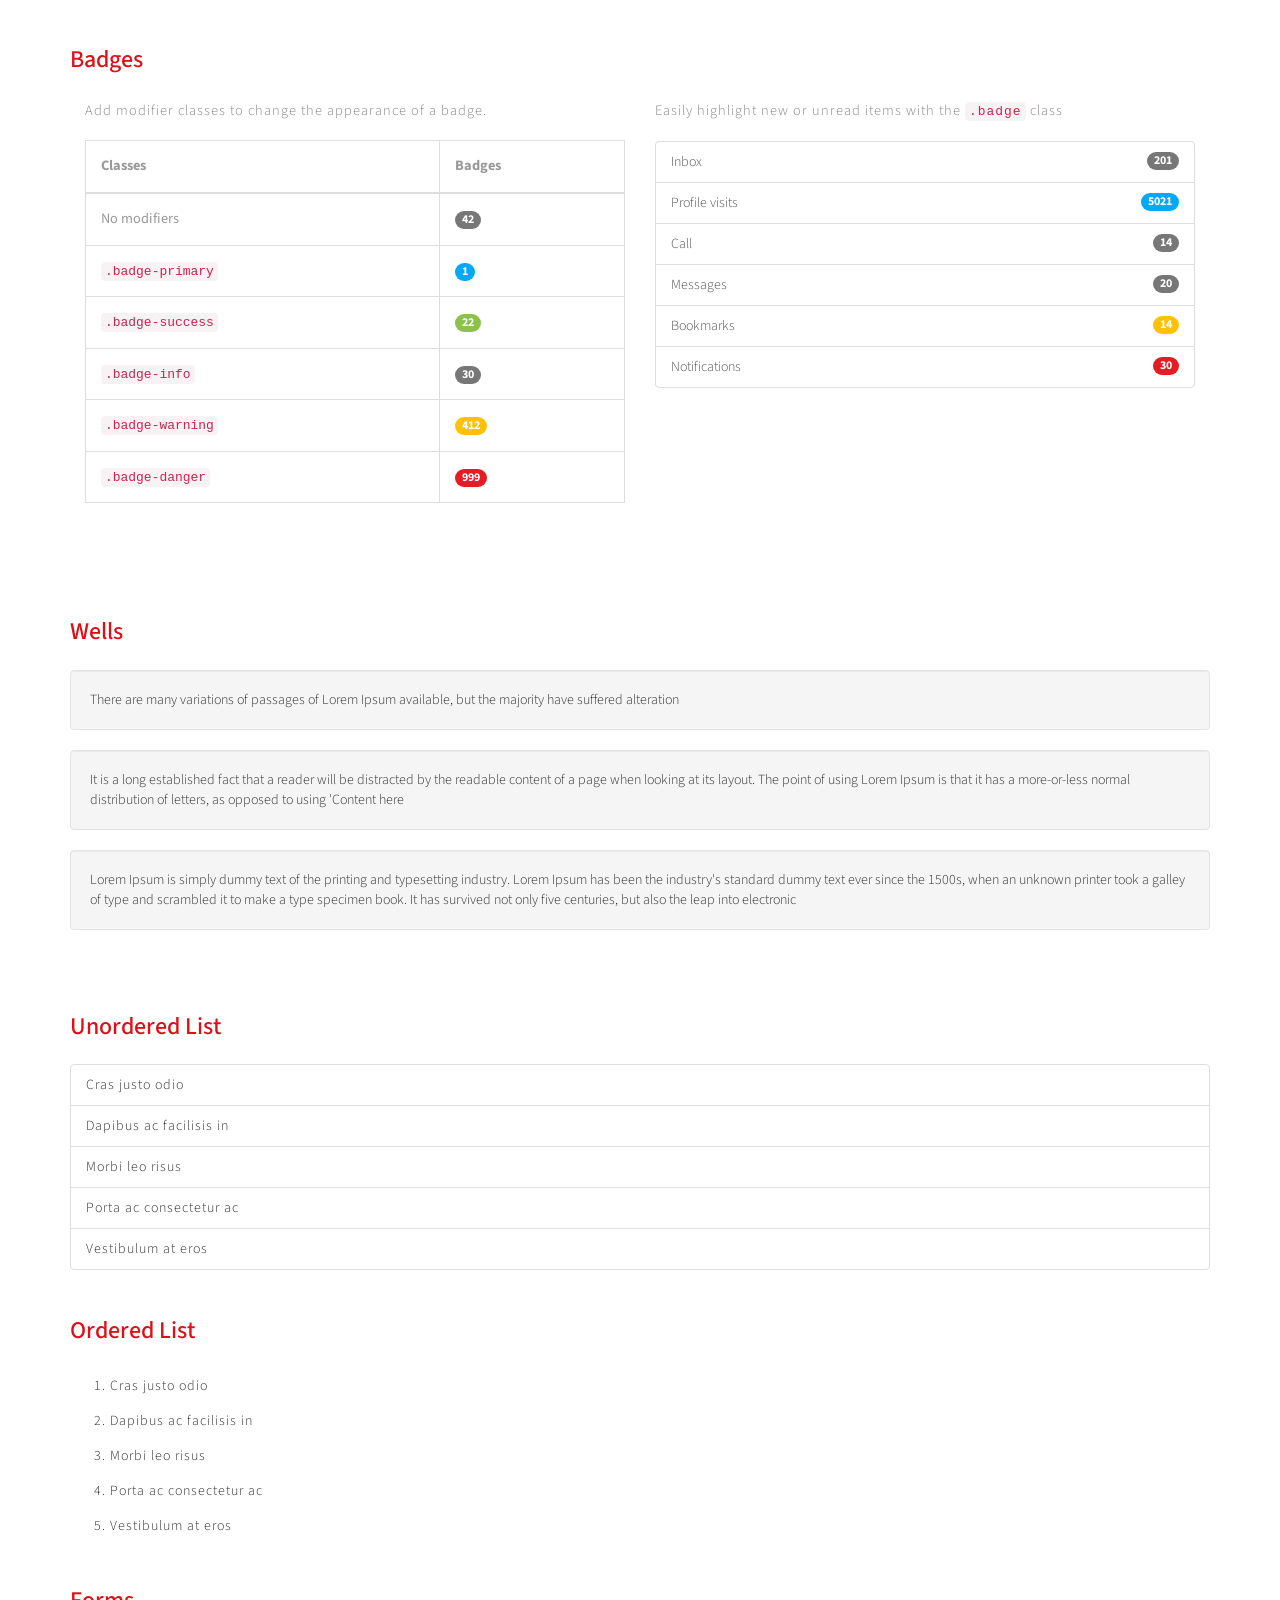
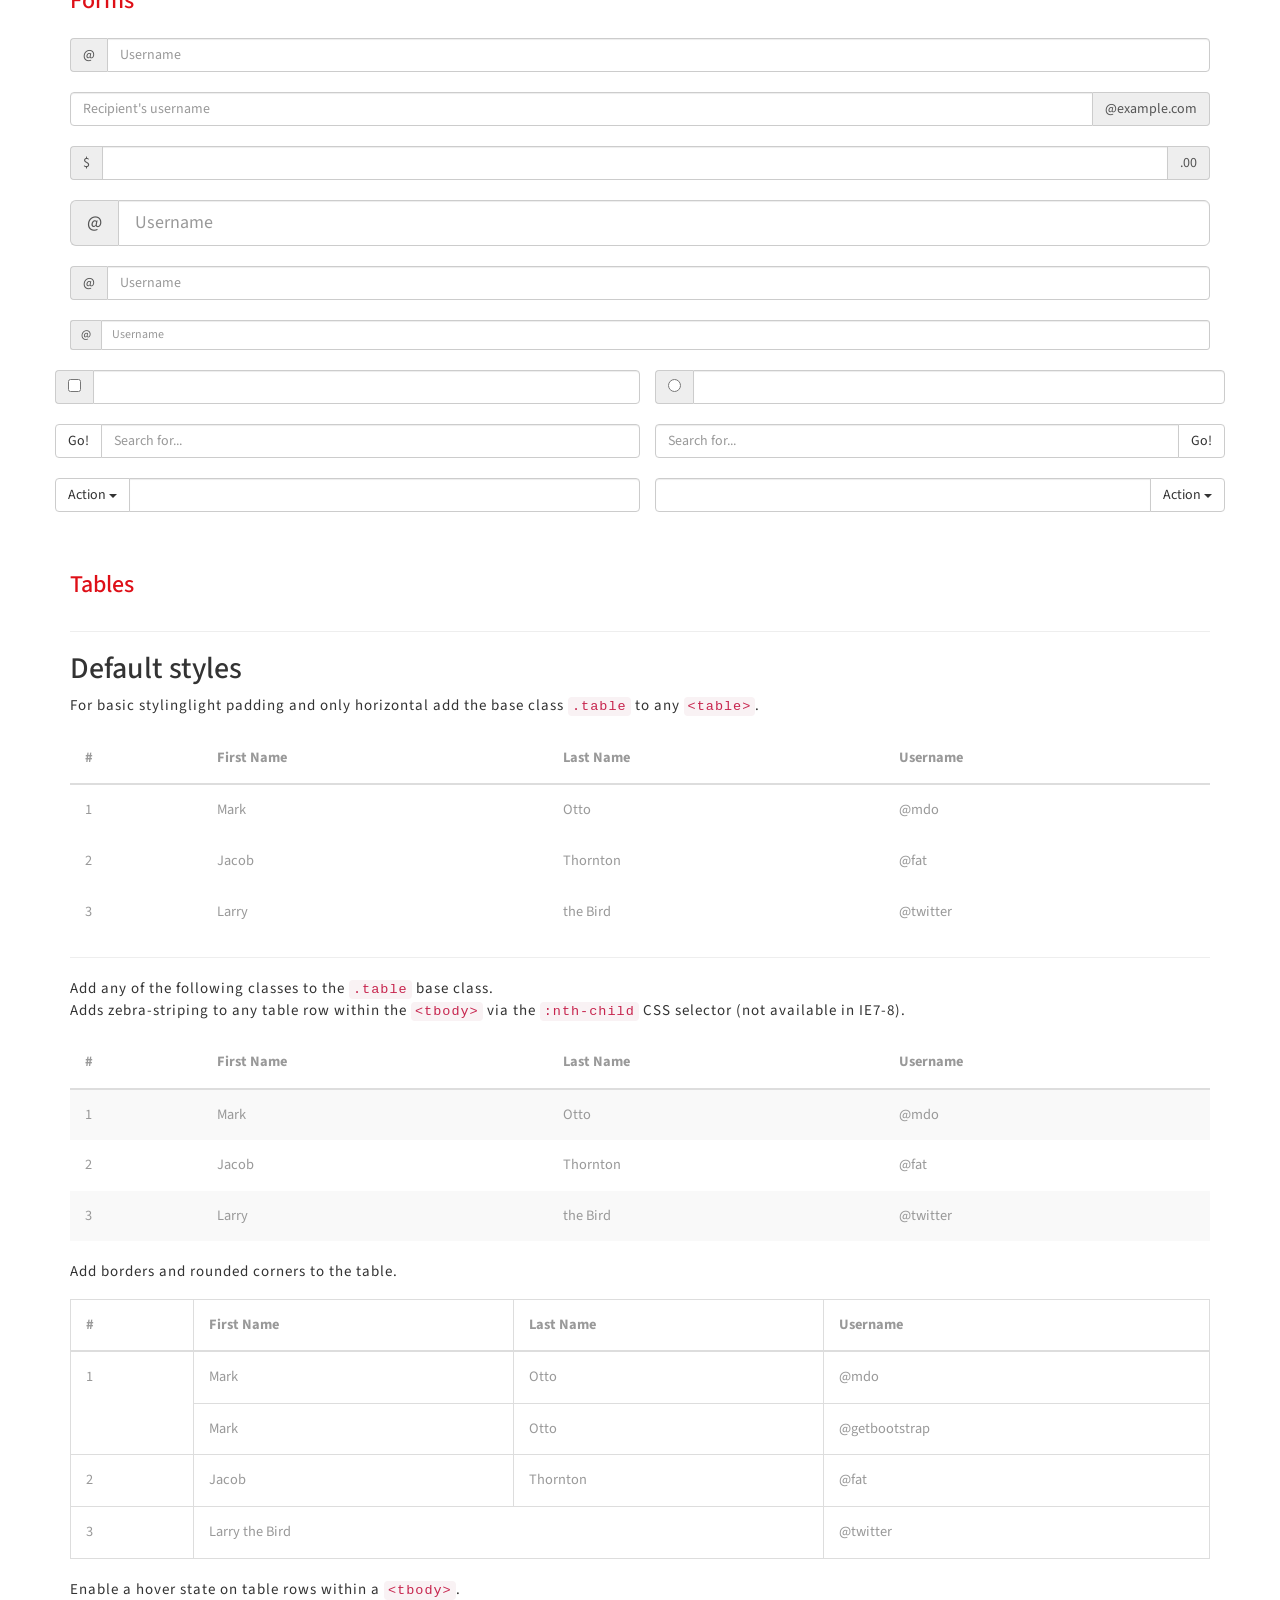
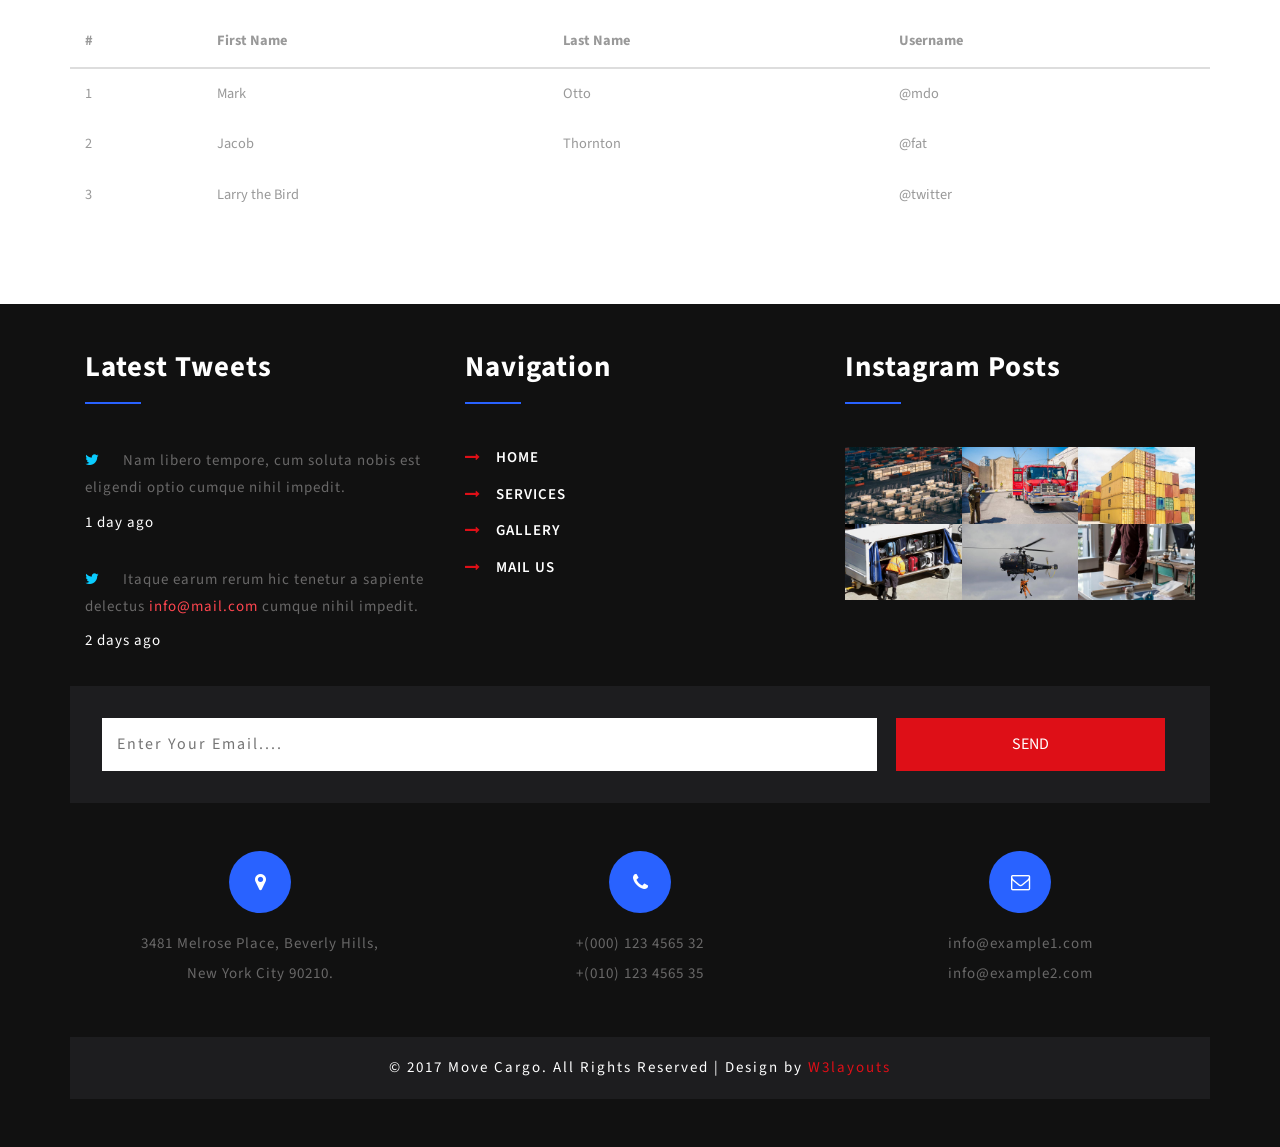
<file: typography.html>
<!--
author: W3layouts
author URL: http://w3layouts.com
License: Creative Commons Attribution 3.0 Unported
License URL: http://creativecommons.org/licenses/by/3.0/
-->
<!DOCTYPE html>
<html lang="en">
<head>
<title>Jatin Carriers | Typography</title>
<!-- custom-theme -->
<meta name="viewport" content="width=device-width, initial-scale=1">
<meta http-equiv="Content-Type" content="text/html; charset=utf-8" />
<meta name="description" content="Jatin Carriers Services offers reliable and efficient logistics solutions for your cargo needs. Our experienced team ensures timely delivery and customer satisfaction." />
<meta name="author" content="Jatin Carriers" />
<script type="application/x-javascript"> addEventListener("load", function() { setTimeout(hideURLbar, 0); }, false);
		function hideURLbar(){ window.scrollTo(0,1); } </script>
<!-- //custom-theme -->
<link href="css/bootstrap.css" rel="stylesheet" type="text/css" media="all" />
<link href="css/style.css" rel="stylesheet" type="text/css" media="all" />
<!-- font-awesome-icons -->
<link href="css/font-awesome.css" rel="stylesheet"> 
<!-- //font-awesome-icons -->
<link href="//fonts.googleapis.com/css?family=Source+Sans+Pro:300,300i,400,400i,600,600i,700,900" rel="stylesheet">
</head>
	
<body>
<!-- banner -->
<div class="main_section_agile">
		<div class="agileits_w3layouts_banner_nav">
		   
			<nav class="navbar navbar-default">
				<div class="navbar-header navbar-left">
					<button type="button" class="navbar-toggle collapsed" data-toggle="collapse" data-target="#bs-example-navbar-collapse-1">
						<span class="sr-only">Toggle navigation</span>
						<span class="icon-bar"></span>
						<span class="icon-bar"></span>
						<span class="icon-bar"></span>
					</button>
				<h1><a class="navbar-brand" href="index.html"><i class="fa fa-plane" aria-hidden="true"></i> Jatin Carriers <span>For Global Services</span></a></h1>

				</div>
				 <ul class="agile_forms">
					<li><a href="#" data-toggle="modal" data-target="#myModal2"><i class="fa fa-sign-in" aria-hidden="true"></i> Sign In</a> </li>
					<li><a href="#" data-toggle="modal" data-target="#myModal3"><i class="fa fa-pencil-square-o" aria-hidden="true"></i> Sign Up</a> </li>
				</ul>
				<!-- Collect the nav links, forms, and other content for toggling -->
				<div class="collapse navbar-collapse navbar-right" id="bs-example-navbar-collapse-1">
					<nav class="link-effect-2" id="link-effect-2">
						<ul class="nav navbar-nav">
							<li><a href="index.html" class="effect-3">Home</a></li>
							<li><a href="services.html" class="effect-3">Services</a></li>
							<li><a href="gallery.html" class="effect-3">Gallery</a></li>
							<li class="dropdown active">
								<a href="#" class="dropdown-toggle effect-3" data-toggle="dropdown">Short Codes <b class="fa fa-caret-down" aria-hidden="true"></b></a>
								<ul class="dropdown-menu agile_short_dropdown">
									<li><a href="icons.html">Web Icons</a></li>
									<li><a href="typography.html">Typography</a></li>
								</ul>
							</li>
							<li><a href="mail.html" class="effect-3">Mail Us</a></li>
						</ul>
					</nav>

				</div>
			</nav>	
			<div class="clearfix"> </div> 
		</div>
</div>
<!--/ banner -->
<div class="banner1">
			
		<div class="w3_agileits_service_banner_info">
			<h2> Typography</h2>
		</div>
	</div>

<!--/ banner -->
	<!-- Modal1 -->
													<div class="modal fade" id="myModal2" tabindex="-1" role="dialog">
														<div class="modal-dialog">
														<!-- Modal content-->
															<div class="modal-content">
																<div class="modal-header">
																	<button type="button" class="close" data-dismiss="modal">&times;</button>
																	
																	<div class="signin-form profile">
																	<h3 class="agileinfo_sign">Sign In</h3>	
																			<div class="login-form">
																				<form action="#" method="post">
																					<input type="email" name="email" placeholder="E-mail" required="">
																					<input type="password" name="password" placeholder="Password" required="">
																					<div class="tp">
																						<input type="submit" value="Sign In">
																					</div>
																				</form>
																			</div>
																			<div class="login-social-grids">
																				<ul>
																					<li><a href="#"><i class="fa fa-facebook"></i></a></li>
																					<li><a href="#"><i class="fa fa-twitter"></i></a></li>
																					<li><a href="#"><i class="fa fa-rss"></i></a></li>
																				</ul>
																			</div>
																			<p><a href="#" data-toggle="modal" data-target="#myModal3" > Don't have an account?</a></p>
																		</div>
																</div>
															</div>
														</div>
													</div>
													<!-- //Modal1 -->	
													<!-- Modal2 -->
													<div class="modal fade" id="myModal3" tabindex="-1" role="dialog">
														<div class="modal-dialog">
														<!-- Modal content-->
															<div class="modal-content">
																<div class="modal-header">
																	<button type="button" class="close" data-dismiss="modal">&times;</button>
																	
																	<div class="signin-form profile">
																	<h3 class="agileinfo_sign">Sign Up</h3>	
																			<div class="login-form">
																				<form action="#" method="post">
																				   <input type="text" name="name" placeholder="Username" required="">
																					<input type="email" name="email" placeholder="Email" required="">
																					<input type="password" name="password" placeholder="Password" required="">
																					<input type="password" name="password" placeholder="Confirm Password" required="">
																					<input type="submit" value="Sign Up">
																				</form>
																			</div>
																			<p><a href="#"> By clicking register, I agree to your terms</a></p>
																		</div>
																</div>
															</div>
														</div>
													</div>
													<!-- //Modal2 -->	

<div class="inner_main_agile_section">
		<div class="container">
			<h3 class="w3l_header w3_agileits_header">Our <span>Typography</span></h3>
			<div class="grid_3 grid_4 w3layouts">
				<h3 class="hdg">Headings</h3>
				<div class="bs-example">
					<table class="table">
						<tbody>
							<tr>
								<td><h1 id="h1.-bootstrap-heading">h1. Bootstrap heading<a class="anchorjs-link" href="#h1.-bootstrap-heading"><span class="anchorjs-icon"></span></a></h1></td>
								<td class="type-info">Semibold 36px</td>
							</tr>
							<tr>
								<td><h2 id="h2.-bootstrap-heading">h2. Bootstrap heading<a class="anchorjs-link" href="#h2.-bootstrap-heading"><span class="anchorjs-icon"></span></a></h2></td>
								<td class="type-info">Semibold 30px</td>
							</tr>
							<tr>
								<td><h3 id="h3.-bootstrap-heading">h3. Bootstrap heading<a class="anchorjs-link" href="#h3.-bootstrap-heading"><span class="anchorjs-icon"></span></a></h3></td>
								<td class="type-info">Semibold 24px</td>
							</tr>
							<tr>
								<td><h4 id="h4.-bootstrap-heading">h4. Bootstrap heading<a class="anchorjs-link" href="#h4.-bootstrap-heading"><span class="anchorjs-icon"></span></a></h4></td>
								<td class="type-info">Semibold 18px</td>
							</tr>
							<tr>
								<td><h5 id="h5.-bootstrap-heading">h5. Bootstrap heading<a class="anchorjs-link" href="#h5.-bootstrap-heading"><span class="anchorjs-icon"></span></a></h5></td>
								<td class="type-info">Semibold 14px</td>
							</tr>
							<tr>
								<td><h6>h6. Bootstrap heading</h6></td>
								<td class="type-info">Semibold 12px</td>
							</tr>
						</tbody>
					</table>
				</div>
			</div>
			<div class="grid_3 grid_5 w3">
				<h3>Buttons</h3>
				<h1>
					<a href="#"><span class="label label-default">Default</span></a>
					<a href="#"><span class="label label-primary">Primary</span></a>
					<a href="#"><span class="label label-success">Success</span></a>
					<a href="#"><span class="label label-info">Info</span></a>
					<a href="#"><span class="label label-warning">Warning</span></a>
					<a href="#"><span class="label label-danger">Danger</span></a>
				</h1>
				<h2>
					<a href="#"><span class="label label-default">Default</span></a>
					<a href="#"><span class="label label-primary">Primary</span></a>
					<a href="#"><span class="label label-success">Success</span></a>
					<a href="#"><span class="label label-info">Info</span></a>
					<a href="#"><span class="label label-warning">Warning</span></a>
					<a href="#"><span class="label label-danger">Danger</span></a>
				</h2>
				<h3>
					<a href="#"><span class="label label-default">Default</span></a>
					<a href="#"><span class="label label-primary">Primary</span></a>
					<a href="#"><span class="label label-success">Success</span></a>
					<a href="#"><span class="label label-info">Info</span></a>
					<a href="#"><span class="label label-warning">Warning</span></a>
					<a href="#"><span class="label label-danger">Danger</span></a>
				</h3>
				<h4>
					<a href="#"><span class="label label-default">Default</span></a>
					<a href="#"><span class="label label-primary">Primary</span></a>
					<a href="#"><span class="label label-success">Success</span></a>
					<a href="#"><span class="label label-info">Info</span></a>
					<a href="#"><span class="label label-warning">Warning</span></a>
					<a href="#"><span class="label label-danger">Danger</span></a>
				</h4>
				<h5>
					<a href="#"><span class="label label-default">Default</span></a>
					<a href="#"><span class="label label-primary">Primary</span></a>
					<a href="#"><span class="label label-success">Success</span></a>
					<a href="#"><span class="label label-info">Info</span></a>
					<a href="#"><span class="label label-warning">Warning</span></a>
					<a href="#"><span class="label label-danger">Danger</span></a>
				</h5>
				<h6>
					<a href="#"><span class="label label-default">Default</span></a>
					<a href="#"><span class="label label-primary">Primary</span></a>
					<a href="#"><span class="label label-success">Success</span></a>
					<a href="#"><span class="label label-info">Info</span></a>
					<a href="#"><span class="label label-warning">Warning</span></a>
					<a href="#"><span class="label label-danger">Danger</span></a>
				</h6>
			</div>		
			<div class="grid_3 grid_5 w3l">
				<h3>Progress Bars</h3>
				<div class="tab-content">
					<div class="tab-pane active" id="domprogress">
						<div class="progress">    
							<div class="progress-bar progress-bar-primary" style="width: 20%"></div>
						</div>
						<p>Info with <code>progress-bar-info</code> class.</p>
						<div class="progress">    
							<div class="progress-bar progress-bar-info" style="width: 60%"></div>
						</div>
						<p>Success with <code>progress-bar-success</code> class.</p>
						<div class="progress">
							<div class="progress-bar progress-bar-success" style="width: 30%"></div>
						</div>
						<p>Warning with <code>progress-bar-warning</code> class.</p>
						<div class="progress">
							<div class="progress-bar progress-bar-warning" style="width: 70%"></div>
						</div>
						<p>Danger with <code>progress-bar-danger</code> class.</p>
						<div class="progress">
							<div class="progress-bar progress-bar-danger" style="width: 50%"></div>
						</div>
						<p>Inverse with <code>progress-bar-inverse</code> class.</p>
						<div class="progress">
							<div class="progress-bar progress-bar-inverse" style="width: 40%"></div>
						</div>
						<p>Inverse with <code>progress-bar-inverse</code> class.</p>
						<div class="progress">
							<div class="progress-bar progress-bar-success" style="width: 35%"><span class="sr-only">35% Complete (success)</span></div>
							<div class="progress-bar progress-bar-warning" style="width: 20%"><span class="sr-only">20% Complete (warning)</span></div>
							<div class="progress-bar progress-bar-danger" style="width: 10%"><span class="sr-only">10% Complete (danger)</span></div>
						</div>
					</div>
				</div>
			</div>
			<div class="grid_3 grid_5 w3ls">
				<h3>Alerts</h3>
				<div class="alert alert-success" role="alert">
					<strong>Well done!</strong> You successfully read this important alert message.
				</div>
				<div class="alert alert-info" role="alert">
					<strong>Heads up!</strong> This alert needs your attention, but it's not super important.
				</div>
				<div class="alert alert-warning" role="alert">
					<strong>Warning!</strong> Best check yo self, you're not looking too good.
				</div>
				<div class="alert alert-danger" role="alert">
					<strong>Oh snap!</strong> Change a few things up and try submitting again.
				</div>
			</div>
			<div class="grid_3 grid_5 agileits">
				<h3>Pagination</h3>
				<div class="col-md-6">
					<nav>
						<ul class="pagination pagination-lg">
							<li><a href="#" aria-label="Previous"><span aria-hidden="true">«</span></a></li>
							<li><a href="#">1</a></li>
							<li><a href="#">2</a></li>
							<li><a href="#">3</a></li>
							<li><a href="#">4</a></li>
							<li><a href="#">5</a></li>
							<li><a href="#" aria-label="Next"><span aria-hidden="true">»</span></a></li>
						</ul>
					</nav>
					<nav>
						<ul class="pagination">
							<li><a href="#" aria-label="Previous"><span aria-hidden="true">«</span></a></li>
							<li><a href="#">1</a></li>
							<li><a href="#">2</a></li>
							<li><a href="#">3</a></li>
							<li><a href="#">4</a></li>
							<li><a href="#">5</a></li>
							<li><a href="#" aria-label="Next"><span aria-hidden="true">»</span></a></li>
						</ul>
					</nav>
					<nav>
						<ul class="pagination pagination-sm">
							<li><a href="#" aria-label="Previous"><span aria-hidden="true">«</span></a></li>
							<li><a href="#">1</a></li>
							<li><a href="#">2</a></li>
							<li><a href="#">3</a></li>
							<li><a href="#">4</a></li>
							<li><a href="#">5</a></li>
							<li><a href="#" aria-label="Next"><span aria-hidden="true">»</span></a></li>
						</ul>
					</nav>
				</div>
				<div class="col-md-6">
					<ul class="pagination pagination-lg">
						<li class="disabled"><a href="#"><i class="fa fa-angle-left">«</i></a></li>
						<li class="active"><a href="#">1</a></li>
						<li><a href="#">2</a></li>
						<li><a href="#">3</a></li>
						<li><a href="#">4</a></li>
						<li><a href="#">5</a></li>
						<li><a href="#"><i class="fa fa-angle-right">»</i></a></li>
					</ul>
					<nav>
						<ul class="pagination">
							<li class="disabled"><a href="#" aria-label="Previous"><span aria-hidden="true">«</span></a></li>
							<li class="active"><a href="#">1 <span class="sr-only">(current)</span></a></li>
							<li><a href="#">2</a></li>
							<li><a href="#">3</a></li>
							<li><a href="#">4</a></li>
							<li><a href="#">5</a></li>
							<li><a href="#" aria-label="Next"><span aria-hidden="true">»</span></a></li>
						</ul>
					</nav>
					<ul class="pagination pagination-sm">
						<li class="disabled"><a href="#"><i class="fa fa-angle-left">«</i></a></li>
						<li class="active"><a href="#">1</a></li>
						<li><a href="#">2</a></li>
						<li><a href="#">3</a></li>
						<li><a href="#">4</a></li>
						<li><a href="#">5</a></li>
						<li><a href="#"><i class="fa fa-angle-right">»</i></a></li>
					</ul>
				</div>
				<div class="clearfix"> </div>
			</div>
			<div class="grid_3 grid_5 agileinfo">
				<h3>Breadcrumbs</h3>
				<ol class="breadcrumb">
					<li class="active">Home</li>
				</ol>
				<ol class="breadcrumb">
					<li><a href="#">Home</a></li>
					<li class="active">Library</li>
				</ol>
				<ol class="breadcrumb">
					<li><a href="#">Home</a></li>
					<li><a href="#">Library</a></li>
					<li class="active">Data</li>
				</ol>
			</div>
			<div class="grid_3 grid_5 wthree">
				<h3>Badges</h3>
				<div class="col-md-6 agileits-w3layouts">
					<p>Add modifier classes to change the appearance of a badge.</p>
					<table class="table table-bordered">
						<thead>
							<tr>
								<th>Classes</th>
								<th>Badges</th>
							</tr>
						</thead>
						<tbody>
							<tr>
								<td>No modifiers</td>
								<td><span class="badge">42</span></td>
							</tr>
							<tr>
								<td><code>.badge-primary</code></td>
								<td><span class="badge badge-primary">1</span></td>
							</tr>
							<tr>
								<td><code>.badge-success</code></td>
								<td><span class="badge badge-success">22</span></td>
							</tr>
							<tr>
								<td><code>.badge-info</code></td>
								<td><span class="badge badge-info">30</span></td>
							</tr>
							<tr>
								<td><code>.badge-warning</code></td>
								<td><span class="badge badge-warning">412</span></td>
							</tr>
							<tr>
								<td><code>.badge-danger</code></td>
								<td><span class="badge badge-danger">999</span></td>
							</tr>
						</tbody>
					</table>                    
				</div>
				<div class="col-md-6 w3-agileits">
					<p>Easily highlight new or unread items with the <code>.badge</code> class</p>
					<div class="list-group list-group-alternate"> 
						<a href="#" class="list-group-item"><span class="badge">201</span> <i class="ti ti-email"></i> Inbox </a> 
						<a href="#" class="list-group-item"><span class="badge badge-primary">5021</span> <i class="ti ti-eye"></i> Profile visits </a> 
						<a href="#" class="list-group-item"><span class="badge">14</span> <i class="ti ti-headphone-alt"></i> Call </a> 
						<a href="#" class="list-group-item"><span class="badge">20</span> <i class="ti ti-comments"></i> Messages </a> 
						<a href="#" class="list-group-item"><span class="badge badge-warning">14</span> <i class="ti ti-bookmark"></i> Bookmarks </a> 
						<a href="#" class="list-group-item"><span class="badge badge-danger">30</span> <i class="ti ti-bell"></i> Notifications </a> 
					</div>
				</div>
			   <div class="clearfix"> </div>
			</div>	 
			<div class="grid_3 grid_5 agile">
				<h3>Wells</h3>
				<div class="well">
					There are many variations of passages of Lorem Ipsum available, but the majority have suffered alteration
				</div>
				<div class="well">
					It is a long established fact that a reader will be distracted by the readable content of a page when looking at its layout. The point of using Lorem Ipsum is that it has a more-or-less normal distribution of letters, as opposed to using 'Content here
				</div>
				<div class="well">
						Lorem Ipsum is simply dummy text of the printing and typesetting industry. Lorem Ipsum has been the industry's standard dummy text ever since the 1500s, when an unknown printer took a galley of type and scrambled it to make a type specimen book. It has survived not only five centuries, but also the leap into electronic
				</div>
			</div>
			<h3 class="bars">Unordered List</h3>
			<ul class="list-group w3-agile">
			  <li class="list-group-item">Cras justo odio</li>
			  <li class="list-group-item">Dapibus ac facilisis in</li>
			  <li class="list-group-item">Morbi leo risus</li>
			  <li class="list-group-item">Porta ac consectetur ac</li>
			  <li class="list-group-item">Vestibulum at eros</li>
			</ul>
			<h3 class="bars">Ordered List</h3>
			<ol>
				<li class="list-group-item1">Cras justo odio</li>
				<li class="list-group-item1">Dapibus ac facilisis in</li>
				<li class="list-group-item1">Morbi leo risus</li>
				<li class="list-group-item1">Porta ac consectetur ac</li>
				<li class="list-group-item1">Vestibulum at eros</li>
			</ol>
			<h3 class="bars">Forms</h3>
			<div class="input-group w3_w3layouts">
				<span class="input-group-addon" id="basic-addon1">@</span>
				<input type="text" class="form-control" placeholder="Username" aria-describedby="basic-addon1">
			</div>
			<div class="input-group w3_w3layouts">
				<input type="text" class="form-control" placeholder="Recipient's username" aria-describedby="basic-addon2">
				<span class="input-group-addon" id="basic-addon2">@example.com</span>
			</div>
			<div class="input-group w3_w3layouts">
				<span class="input-group-addon">$</span>
					<input type="text" class="form-control" aria-label="Amount (to the nearest dollar)">
				<span class="input-group-addon">.00</span>
			</div>
			<div class="input-group input-group-lg w3_w3layouts">
				<span class="input-group-addon" id="sizing-addon1">@</span>
				<input type="text" class="form-control" placeholder="Username" aria-describedby="sizing-addon1">
			</div>
			<div class="input-group w3_w3layouts">
				<span class="input-group-addon" id="sizing-addon2">@</span>
				<input type="text" class="form-control" placeholder="Username" aria-describedby="sizing-addon2">
			</div>
			<div class="input-group input-group-sm w3_w3layouts">
				<span class="input-group-addon" id="sizing-addon3">@</span>
				<input type="text" class="form-control" placeholder="Username" aria-describedby="sizing-addon3">
			</div>
			<div class="row">
				<div class="col-lg-6 in-gp-tl">
					<div class="input-group">
						<span class="input-group-addon">
							<input type="checkbox" aria-label="...">
						</span>
						<input type="text" class="form-control" aria-label="...">
					</div><!-- /input-group -->
				</div><!-- /.col-lg-6 -->
				<div class="col-lg-6 in-gp-tb">
					<div class="input-group">
						<span class="input-group-addon">
							<input type="radio" aria-label="...">
						</span>
						<input type="text" class="form-control" aria-label="...">
					</div><!-- /input-group -->
				</div><!-- /.col-lg-6 -->
			</div><!-- /.row -->
			<div class="row">
				<div class="col-lg-6 in-gp-tl">
					<div class="input-group">
						<span class="input-group-btn">
							<button class="btn btn-default" type="button">Go!</button>
						</span>
						<input type="text" class="form-control" placeholder="Search for...">
					</div><!-- /input-group -->
				</div><!-- /.col-lg-6 -->
				<div class="col-lg-6 in-gp-tb">
					<div class="input-group">
						<input type="text" class="form-control" placeholder="Search for...">
						<span class="input-group-btn">
							<button class="btn btn-default" type="button">Go!</button>
						</span>
					</div><!-- /input-group -->
				</div><!-- /.col-lg-6 -->
			</div><!-- /.row -->
			<div class="row">
				<div class="col-lg-6 in-gp-tl">
					<div class="input-group">
						<div class="input-group-btn">
							<button type="button" class="btn btn-default dropdown-toggle" data-toggle="dropdown" aria-haspopup="true" aria-expanded="false">Action <span class="caret"></span></button>
							<ul class="dropdown-menu">
								<li><a href="#">Action</a></li>
								<li><a href="#">Another action</a></li>
								<li><a href="#">Something else here</a></li>
								<li role="separator" class="divider"></li>
								<li><a href="#">Separated link</a></li>
							</ul>
						</div><!-- /btn-group -->
						<input type="text" class="form-control" aria-label="...">
					</div><!-- /input-group -->
				</div><!-- /.col-lg-6 -->
				<div class="col-lg-6 in-gp-tb">
					<div class="input-group">
						<input type="text" class="form-control" aria-label="...">
						<div class="input-group-btn">
							<button type="button" class="btn btn-default dropdown-toggle" data-toggle="dropdown" aria-haspopup="true" aria-expanded="false">Action <span class="caret"></span></button>
							<ul class="dropdown-menu dropdown-menu-right">
								<li><a href="#">Action</a></li>
								<li><a href="#">Another action</a></li>
								<li><a href="#">Something else here</a></li>
								<li role="separator" class="divider"></li>
								<li><a href="#">Separated link</a></li>
							</ul>
						</div><!-- /btn-group -->
					</div><!-- /input-group -->
				</div><!-- /.col-lg-6 -->
			</div><!-- /.row -->
			<div class="page-header">
				<h3 class="bars">Tables</h3>
			</div>
			<h2 class="typoh2">Default styles</h2>
			<p>For basic stylinglight padding and only horizontal add the base class <code>.table</code> to any <code>&lt;table&gt;</code>.</p>
			<div class="bs-docs-example">
				<table class="table">
					<thead>
						<tr>
							<th>#</th>
							<th>First Name</th>
							<th>Last Name</th>
							<th>Username</th>
						</tr>
					</thead>
					<tbody>
						<tr>
							<td>1</td>
							<td>Mark</td>
							<td>Otto</td>
							<td>@mdo</td>
						</tr>
						<tr>
							<td>2</td>
							<td>Jacob</td>
							<td>Thornton</td>
							<td>@fat</td>
						</tr>
						<tr>
							<td>3</td>
							<td>Larry</td>
							<td>the Bird</td>
							<td>@twitter</td>
						</tr>
					</tbody>
				</table>
			</div>
			<hr class="bs-docs-separator">
			<p>Add any of the following classes to the <code>.table</code> base class.</p>
			<p>Adds zebra-striping to any table row within the <code>&lt;tbody&gt;</code> via the <code>:nth-child</code> CSS selector (not available in IE7-8).</p>
			<div class="bs-docs-example">
				<table class="table table-striped">
					<thead>
						<tr>
							<th>#</th>
							<th>First Name</th>
							<th>Last Name</th>
							<th>Username</th>
						</tr>
					</thead>
					<tbody>
						<tr>
							<td>1</td>
							<td>Mark</td>
							<td>Otto</td>
							<td>@mdo</td>
						</tr>
						<tr>
							<td>2</td>
							<td>Jacob</td>
							<td>Thornton</td>
							<td>@fat</td>
						</tr>
						<tr>
							<td>3</td>
							<td>Larry</td>
							<td>the Bird</td>
							<td>@twitter</td>
						</tr>
					</tbody>
				</table>
			</div>
			<p>Add borders and rounded corners to the table.</p>
			<div class="bs-docs-example">
				<table class="table table-bordered">
					<thead>
						<tr>
							<th>#</th>
							<th>First Name</th>
							<th>Last Name</th>
							<th>Username</th>
						</tr>
					</thead>
					<tbody>
						<tr>
							<td rowspan="2">1</td>
							<td>Mark</td>
							<td>Otto</td>
							<td>@mdo</td>
						</tr>
						<tr>
							<td>Mark</td>
							<td>Otto</td>
							<td>@getbootstrap</td>
						</tr>
						<tr>
							<td>2</td>
							<td>Jacob</td>
							<td>Thornton</td>
							<td>@fat</td>
						</tr>
						<tr>
							<td>3</td>
							<td colspan="2">Larry the Bird</td>
							<td>@twitter</td>
						</tr>
					</tbody>
				</table>
			</div>
			<p>Enable a hover state on table rows within a <code>&lt;tbody&gt;</code>.</p>
			<div class="bs-docs-example">
				<table class="table table-hover">
					<thead>
						<tr>
						  <th>#</th>
						  <th>First Name</th>
						  <th>Last Name</th>
						  <th>Username</th>
						</tr>
					</thead>
					<tbody>
						<tr>
						  <td>1</td>
						  <td>Mark</td>
						  <td>Otto</td>
						  <td>@mdo</td>
						</tr>
						<tr>
						  <td>2</td>
						  <td>Jacob</td>
						  <td>Thornton</td>
						  <td>@fat</td>
						</tr>
						<tr>
						  <td>3</td>
						  <td colspan="2">Larry the Bird</td>
						  <td>@twitter</td>
						</tr>
					</tbody>
				</table>
			</div>
		</div>
	</div>
<!-- //typo -->

	
<!-- footer -->
	<div class="footer">
		<div class="container">
			<div class="w3_agile_footer_grids">
				<div class="col-md-4 w3_agile_footer_grid">
					<h3>Latest Tweets</h3>
					<ul class="agile_footer_grid_list">
						<li><i class="fa fa-twitter" aria-hidden="true"></i>Nam libero tempore, cum soluta nobis est eligendi optio 
							cumque nihil impedit. <span>1 day ago</span></li>
						<li><i class="fa fa-twitter" aria-hidden="true"></i>Itaque earum rerum hic tenetur a sapiente delectus <a href="mailto:info@mail.com">info@mail.com</a>
							cumque nihil impedit. <span>2 days ago</span></li>
					</ul>
				</div>
				<div class="col-md-4 w3_agile_footer_grid">
					<h3>Navigation</h3>
					<ul class="agileits_w3layouts_footer_grid_list">
						<li><i class="fa fa-long-arrow-right" aria-hidden="true"></i><a href="index.html">Home</a></li>
						<li><i class="fa fa-long-arrow-right" aria-hidden="true"></i><a href="services.html">Services</a></li>
						<li><i class="fa fa-long-arrow-right" aria-hidden="true"></i><a href="gallery.html">Gallery</a></li>
						<li><i class="fa fa-long-arrow-right" aria-hidden="true"></i><a href="mail.html">Mail Us</a></li>
					</ul>
				</div>
				<div class="col-md-4 w3_agile_footer_grid">
					<h3>Instagram Posts</h3>
					<div class="w3_agileits_footer_grid_left">
						<a href="#" data-toggle="modal" data-target="#myModal">
							<img src="images/7.jpg" alt=" " class="img-responsive" />
						</a>
					</div>
					<div class="w3_agileits_footer_grid_left">
						<a href="#" data-toggle="modal" data-target="#myModal">
							<img src="images/8.jpg" alt=" " class="img-responsive" />
						</a>
					</div>
					<div class="w3_agileits_footer_grid_left">
						<a href="#" data-toggle="modal" data-target="#myModal">
							<img src="images/3.jpg" alt=" " class="img-responsive" />
						</a>
					</div>
					<div class="w3_agileits_footer_grid_left">
						<a href="#" data-toggle="modal" data-target="#myModal">
							<img src="images/2.jpg" alt=" " class="img-responsive" />
						</a>
					</div>
					<div class="w3_agileits_footer_grid_left">
					<a href="#" data-toggle="modal" data-target="#myModal">
							<img src="images/4.jpg" alt=" " class="img-responsive" />
						</a>
					</div>
					<div class="w3_agileits_footer_grid_left">
					<a href="#" data-toggle="modal" data-target="#myModal">
							<img src="images/1.jpg" alt=" " class="img-responsive" />
						</a>
					</div>
					<div class="clearfix"> </div>
				</div>
				<div class="clearfix"> </div>
			</div>
			<div class="w3_newsletter_footer_grids">
				<div class="w3_newsletter_footer_grid_left">
					<form action="#" method="post">
						<input type="email" name="Email" placeholder="Enter Your Email...." required="">
						<input type="submit" value="SEND">
					</form>
				</div>
			</div>
			<div class="w3ls_address_mail_footer_grids">
				<div class="col-md-4 w3ls_footer_grid_left">
					<div class="wthree_footer_grid_left">
						<i class="fa fa-map-marker" aria-hidden="true"></i>
					</div>
					<p>3481 Melrose Place, Beverly Hills, <span>New York City 90210.</span></p>
				</div>
				<div class="col-md-4 w3ls_footer_grid_left">
					<div class="wthree_footer_grid_left">
						<i class="fa fa-phone" aria-hidden="true"></i>
					</div>
					<p>+(000) 123 4565 32 <span>+(010) 123 4565 35</span></p>
				</div>
				<div class="col-md-4 w3ls_footer_grid_left">
					<div class="wthree_footer_grid_left">
						<i class="fa fa-envelope-o" aria-hidden="true"></i>
					</div>
					<p><a href="mailto:info@example.com">info@example1.com</a> 
						<span><a href="mailto:info@example.com">info@example2.com</a></span></p>
				</div>
				<div class="clearfix"> </div>
			</div>
			<div class="agileinfo_copyright">
				<p>© 2017 Move Cargo. All Rights Reserved | Design by <a href="https://w3layouts.com/">W3layouts</a></p>
			</div>
		</div>
	</div>
<!-- //footer -->

<!-- start-smoth-scrolling -->
<!-- js -->
<script type="text/javascript" src="js/jquery-2.1.4.min.js"></script>
<!-- //js -->
<script type="text/javascript" src="js/move-top.js"></script>
<script type="text/javascript" src="js/easing.js"></script>
<script type="text/javascript">
	jQuery(document).ready(function($) {
		$(".scroll").click(function(event){		
			event.preventDefault();
			$('html,body').animate({scrollTop:$(this.hash).offset().top},1000);
		});
	});
</script>
<!-- start-smoth-scrolling -->
<!-- for bootstrap working -->
	<script src="js/bootstrap.js"></script>
<!-- //for bootstrap working -->
<!-- here stars scrolling icon -->
	<script type="text/javascript">
		$(document).ready(function() {
			/*
				var defaults = {
				containerID: 'toTop', // fading element id
				containerHoverID: 'toTopHover', // fading element hover id
				scrollSpeed: 1200,
				easingType: 'linear' 
				};
			*/
								
			$().UItoTop({ easingType: 'easeOutQuart' });
								
			});
	</script>
<!-- //here ends scrolling icon -->
</body>
</html>
</file>
<file: css/JiSlider.css>
/****** JiSlider css ******/
	#JiSlider {
				width: 100%;
				height: 100%;
			}
.jislider ul {
	height: 100%;
	margin: 0;
	padding: 0;
	position: relative;
	list-style-type: none;
}

.jislider ul li {
	position: relative;
	height: 100%;
	float: left;
	overflow: hidden;
}

.jislider__img {
	position: absolute;
	top: 0;
	left: 0;
	background-size: cover;
	background-position: center;
	width: 100%;
	height: 100%;
	z-index: -1;
}

.jislider__left-arrow {
	position: absolute;
	left: 30px;
	top: 0;
	bottom: 0;
	margin: auto;
	width: 30px;
	height: 60px;
	cursor: pointer;
}

.jislider__left-arrow__top {
	content: '';
	position: absolute;
	top: 0;
	left: 0;
	width: 2px;
	height: 30px;
	background-color: inherit;
	-webkit-transform: rotate(30deg) translateX(10px) translateY(-3px);
	-ms-transform: rotate(30deg) translateX(10px) translateY(-3px);
	transform: rotate(30deg) translateX(10px) translateY(-3px);
}

.jislider__left-arrow__bottom {
	content: '';
	position: absolute;
	bottom: 0;
	left: 0;
	width: 2px;
	height: 30px;
	background-color: inherit;
	-webkit-transform: rotate(-30deg) translateX(10px) translateY(3px);
	-ms-transform: rotate(-30deg) translateX(10px) translateY(3px);
	transform: rotate(-30deg) translateX(10px) translateY(3px);
}


.jislider__right-arrow {
	position: absolute;
	right: 30px;
	top: 0;
	bottom: 0;
	margin: auto;
	width: 30px;
	height: 60px;
	cursor: pointer;
}

.jislider__right-arrow__top {
	content: '';
	position: absolute;
	top: 0;
	right: 0;
	width: 2px;
	height: 30px;
	background-color: inherit;
	-webkit-transform: rotate(-30deg) translateX(-10px) translateY(-3px);
	-ms-transform: rotate(-30deg) translateX(-10px) translateY(-3px);
	transform: rotate(-30deg) translateX(-10px) translateY(-3px);
}

.jislider__right-arrow__bottom {
	content: '';
	position: absolute;
	bottom: 0;
	right: 0;
	width: 2px;
	height: 30px;
	background-color: inherit;
	-webkit-transform: rotate(30deg) translateX(-10px) translateY(3px);
	-ms-transform: rotate(30deg) translateX(-10px) translateY(3px);
	transform: rotate(30deg) translateX(-10px) translateY(3px);
}

.jislider__controller {
    position: absolute;
    max-width: 80%;
    padding: 0 30px;
    left:0%;
    right: 0;
    bottom: 20%;
    margin: auto;
    text-align: center;
}

.jislider__button {
    display: inline-block;
    width: 10px;
    height: 10px;
    margin: 5px 10px;
    border-radius: 50%;
    -webkit-border-radius: 50%;
    -o-border-radius: 50%;
    -moz-border-radius: 50%;
    -ms-border-radius: 50%;
    cursor: pointer;
    border: 2px solid #fff!important;
}
.jislider__button.jislider__on{
	background:#2962ff!important;
	border:2px solid #2962ff!important;
}
.jislider__controller {
    width: 200px!important;
}
/*--start-responsive-design--*/

@media (max-width:600px){
	.jislider__left-arrow {
		position: absolute;
		left: 10px;
		top: 0;
		bottom: 0;
		margin: auto;
		width: 30px;
		height: 60px;
		cursor: pointer;
	}
	.jislider__right-arrow {
		position: absolute;
		right: 10px;
		top: 0;
		bottom: 0;
		margin: auto;
		width: 30px;
		height: 60px;
		cursor: pointer;
	}
}
@media (max-width:480px){

	
}
@media (max-width:414px){

}
@media (max-width:384px){

}
@media (max-width:375px){
	.jislider__controller {
		bottom: 16%;
	}
}
@media (max-width:320px){
.jislider__controller {
		bottom: 13%;
	}
}
</file>
<file: css/style.css>
/*--
Author: W3layouts
Author URL: http://w3layouts.com
License: Creative Commons Attribution 3.0 Unported
License URL: http://creativecommons.org/licenses/by/3.0/
--*/
html, body{
    font-size: 100%;
font-family: 'Source Sans Pro', sans-serif;
	background:#ffffff;
	margin: 0;
}
p,ul li,ol li{
	margin:0;
	font-size:15px;
	letter-spacing: 1px;
}
h1,h2,h3,h4,h5,h6{
font-family: 'Source Sans Pro', sans-serif;
	margin:0;
}
ul,label{
	margin:0;
	padding:0;
}
body a:hover{
	text-decoration:none;
}
input[type="submit"],input[type="reset"],a,.agileinfo_services_grid1_pos,.agileinfo_services_grid1 h4,.simplefilter li{
	-webkit-transition: 0.5s ease-in;
    -moz-transition: 0.5s ease-in;
    -ms-transition: 0.5s ease-in;
    -o-transition: 0.5s ease-in;
    transition:0.5s ease-in;
}
/*-- banner --*/
.agileits_w3layouts_banner_nav {
    margin: 0 auto;
    width: 90%;
}
/*-- nav --*/
.navbar-default {
    background: none;
    border: none;
}
.navbar {
    margin-bottom: 0;
}
.navbar-collapse {
    padding: 0;
}
.navbar-right {
    margin-right: 0;
}
.navbar-default .navbar-nav > .active > a, .navbar-default .navbar-nav > .active > a:hover, .navbar-default .navbar-nav > .active > a:focus {
    color:#2962ff;
    background:none;
}
.navbar-default .navbar-nav > .active > a:before{
	background: #2962ff;
	transform: translateX(0);
	-webkit-transform: translateX(0);
	-moz-transform: translateX(0);
	-o-transform: translateX(0);
	-ms-transform: translateX(0);
}
.navbar-default .navbar-nav > li > a {
    font-weight: 700;
    letter-spacing: 1px;
}
.navbar-nav > li > a {
    margin: 0 2em;
    padding: 0 0 0.5em;
    text-transform: uppercase;
}
.navbar-default .navbar-nav > li > a:hover{
    color:#2962ff;
}
.navbar-default .navbar-nav > li > a:focus {
    color: #2962ff;
	outline:none;
}
nav.navbar.navbar-default {
    background: none;
    padding: 1.4em 0 0.7em 0;
}
.navbar-default .navbar-nav > .open > a, .navbar-default .navbar-nav > .open > a:hover, .navbar-default .navbar-nav > .open > a:focus {
       color: #262c38;
    background: none;
}
.navbar-default .navbar-nav > li > a {
    color: #222;
}
.navbar-default .navbar-nav  > .active.open > a:focus {
	background:transparent;
    color: #2962ff;
}
a.navbar-brand {
    color: #181819!important;
    padding: 0;
    font-size: 0.9em;
    font-weight: 800;
    text-transform: uppercase;
    line-height: 9px;
}
a.navbar-brand i{
	color:#2962ff;
}
.agile_short_dropdown {
    border-radius: 0;
    background: #ffffff;
    text-align: center;
	padding:0;
	border: none;
}
.agile_short_dropdown li a{
	text-transform:uppercase;
	color:#212121;
	font-size:13px;
	font-weight:600;
	padding: .8em 0;
	border-bottom: 1px solid #ececef;
}
.agile_short_dropdown > li > a:hover{
    color: #fff;
    text-decoration: none;
    background-color: #de0f17;
}
.effect-3 {
	overflow: hidden;
}
.effect-3:before {
	left: -1px;
	bottom: 0;
	width: 100%;
	height: 2px;
	background:#2962ff;
	content: '';
    position: absolute;
    transition: transform .5s ease;
	transform: translateX(-100%);
	-webkit-transform: translateX(-100%);
	-moz-transform: translateX(-100%);
	-o-transform: translateX(-100%);
	-ms-transform: translateX(-100%);
}
.effect-3:hover:before {
	transform: translateX(0);
	-webkit-transform: translateX(0);
	-moz-transform: translateX(0);
	-o-transform: translateX(0);
	-ms-transform: translateX(0);
}
.w3l_banner_info {
    width: 60%;
    margin: 9em auto 0;
}
.w3l_banner_info h3 {
    font-size: 5em;
    color: #fff;
    letter-spacing: 2px;
    text-transform: capitalize;
    position: relative;
    padding-left: 24px;
    font-weight: 600;
}
.w3l_banner_info h3 span {
    font-size: 14px;
    text-transform: uppercase;
    display: inline-block;
    transform: rotate(-90deg);
    -webkit-transform: rotate(-90deg);
    -moz-transform: rotate(-90deg);
    -o-transform: rotate(-90deg);
    -ms-transform: rotate(-90deg);
    position: absolute;
    left: -16px;
    top: 38px;
	font-weight: 600;
}
.w3l_banner_info p {
    color: #f5b120;
    font-size: 17px;
    letter-spacing: 2px;
    text-transform: capitalize;
    padding-left: 1.7em;
	font-weight: 600;
}
.navbar-brand span {
    font-size: .4em;
    color: #de0f17;
    letter-spacing: 2px;
    font-weight: 600;
    display: block;
    text-align: right;
}
ul.nav.navbar-nav {
    margin-top: 8px;
}
/*-- //banner --*/
/*-- modal --*/
.modal-content  img{
	width:100%;
}
.modal-content h4 {
    color: #bc0023;
    text-align: center;
    font-size: 35px;
    margin-bottom: 15px;
}
.modal-content h5 {
    color: #1ca0de;
    padding: 20px 0 6px;
    font-size: 22px;
    margin-left: 0px;
}
.modal-content p {
    color: #000;
    font-size: 14px;
    line-height: 28px;
    letter-spacing: 0.2px;
    word-spacing: 1px;
}
.modal-header {
    min-height: 16.42857143px;
    padding: 20px 30px;
}
 .modal-dialog {
    margin: 109px auto;
}
/*-- //modal --*/
/*-- main --*/
.banner-overlay-agileinfo {
    background: url(../images/overlay.png)repeat;
    padding: 0em 0 13.2em 0;
}
h2.tittle-agileits-w3layouts, h3.tittle-agileits-w3layouts {
    color: #000;
    font-size: 36px;
    text-transform: capitalize;
    letter-spacing: 1px;
    margin-bottom: 0.8em;
}
h2.tittle-agileits-w3layouts span, h3.tittle-agileits-w3layouts span {
    color: #f5b120;
}
p.para-w3-agile {
    color: #777;
    font-size: 15px;
    line-height: 33px;
}
a.button-w3layouts {
    text-decoration: none;
    color: #fff;
    text-transform: uppercase;
    padding: 10px 20px;
    background: #1bb4b9;
    letter-spacing: 1px;
    font-size: 13px;
    display: inline-block;
    margin-top: 1.5em;
}
.white-w3ls{
	color: #fff!important;
}
/*-- //button-hover-effect --*/
.wthree_banner_info{
    width: 60%;
    margin: 0em auto 0;
    text-align: center;
    padding-top: 13em;
}
.wthree_banner_info h2{
	font-size: 3em;
    color: #fff;
    font-weight: 600;
    text-transform: uppercase;
	line-height:1.5em;
	margin-bottom:2em;
}
.wthree_banner_info h2 span{
	display: block;
    font-size: .4em;
    line-height: 1.4em;
    width: 15%;
    margin: 0 auto;
    background: #de0f17;
}
ul.agile_forms {
    float: right;
	margin-top: 7px;
}
ul.agile_forms li a {
    background: #2962ff;
    color: #fff;
    font-size: 0.9em;
    padding: 8px 1em;
    text-transform: uppercase;
    letter-spacing: 1px;
	border-radius: 30px;
	-webkit-border-radius: 30px;
	-o-border-radius: 30px;
	-moz-border-radius: 30px;
	-ms-border-radius: 30px;
}
ul.agile_forms li a:hover{
	    background: #de0f17;
}
ul.agile_forms li{
	
	display:inline-block;
	list-style:none;
	
}
/*-- //banner --*/
/*-- banner-top --*/
.w3layouts-banner-top{
    background: url(../images/banner.jpg) no-repeat 0px 0px;
    background-size: cover;	
	-webkit-background-size: cover;	
	-moz-background-size: cover;
	-o-background-size: cover;		
	-moz-background-size: cover;
	min-height:700px;
}
.w3layouts-banner-top1{
	background: url(../images/banner1.jpg) no-repeat 0px 0px;
    background-size: cover;	
	-webkit-background-size: cover;	
	-moz-background-size: cover;
	-o-background-size: cover;		
	-moz-background-size: cover;
	min-height:700px;
}
.w3layouts-banner-top2{
	background: url(../images/banner2.jpg) no-repeat 0px 0px;
    background-size: cover;	
	-webkit-background-size: cover;	
	-moz-background-size: cover;
	-o-background-size: cover;		
	-moz-background-size: cover;	
	min-height:700px;
}

.agileits-banner-info h3 {
    color: #fff;
    font-size: 5.5em;
    margin: 0.3em 0 0.2em 0;
    letter-spacing: 2px;
    font-weight:800;
	text-shadow: 1px 1px 2px rgb(12, 12, 12);
	-webkit-text-shadow: 1px 1px 2px rgb(12, 12, 12);
	-o-text-shadow: 1px 1px 2px rgb(12, 12, 12);
	-moz-text-shadow: 1px 1px 2px rgb(12, 12, 12);
	
}
.hvr-shutter-in-vertical {
  display: inline-block;
  vertical-align: middle;
  -webkit-transform: perspective(1px) translateZ(0);
  transform: perspective(1px) translateZ(0);
  box-shadow: 0 0 1px transparent;
  position: relative;
  background: #de0f17;
  -webkit-transition-property: color;
  transition-property: color;
  -webkit-transition-duration: 0.3s;
  transition-duration: 0.3s;
}
.hvr-shutter-in-vertical:before {
  content: "";
  position: absolute;
  z-index: -1;
  top: 0;
  bottom: 0;
  left: 0;
  right: 0;
  background: #de0f17;
  -webkit-transform: scaleY(1);
  transform: scaleY(1);
  -webkit-transform-origin: 50%;
  transform-origin: 50%;
  -webkit-transition-property: transform;
  transition-property: transform;
  -webkit-transition-duration: 0.3s;
  transition-duration: 0.3s;
  -webkit-transition-timing-function: ease-out;
  transition-timing-function: ease-out;
  	border-radius: 30px;
}
.hvr-shutter-in-vertical:hover, .hvr-shutter-in-vertical:focus, .hvr-shutter-in-vertical:active {
  color: white;
}
.hvr-shutter-in-vertical:hover:before, .hvr-shutter-in-vertical:focus:before, .hvr-shutter-in-vertical:active:before {
  -webkit-transform: scaleY(0);
  transform: scaleY(0);
}
.more {
    margin-top: 2.2em;
}
.more a {
	padding: 10px 30px;
	color: #FFF;
	border-radius: 30px;
	font-weight: 600;
	border: none;
	outline: none;
}

.more a:hover {
    background-color: #2962ff;
	color: #FFF;
}
.agileits-banner-info {
    text-align:center;
    padding: 17em 0 0em;
}

.agileits-banner-info p {
    color: #e2dfdf;
    font-size: 1.1em;
    line-height: 1.9em;
    letter-spacing: 9px;
    font-weight: 600;
     text-align:center;
}
.agileits_w3layouts_more{
	position:relative;
}
.agileits_w3layouts_more a{
	font-size: 17px;
    color: #fff;
    text-decoration: none;
    text-transform: uppercase;
    letter-spacing: 4px;
    position: relative;
}
/*-- //banner-top --*/ 
/*--about--*/
.sub_para_agile {
    text-align: center;
    font-style: italic;
    font-size: 1em;
    font-weight: 600;
    color: #8c8d8e;
    letter-spacing: 2px;
    margin-top: 1em;
}
.about-left_w3ls_img {
    background: url(../images/ab.jpg)no-repeat center;
    min-height: 642px;
    background-size: cover;
    -webkit-background-size: cover;
    -moz-background-size: cover;
    -o-background-size: cover;
    -moz-background-size: cover;
	background-position:fixed;
}
.about-top_agile_its h2 {
	font-size:3em;
	font-weight:600;
	color: #000;
	text-transform: uppercase;
}
.about-top_agile_its {
     padding: 7em 0em 0em 3em;
}
.about-top_agile_its h5 {
    font-size: 11px;
    font-weight: 400;
    color: #2962ff;
    text-transform: uppercase;
    padding: 0px 0px 10px 0px;
    border-bottom: 1px solid #cec8c8;
    margin: 0px 0px 15px 0px;
    letter-spacing: 4px;
}
.about-top_agile_its span {
     font-weight: 600;
    font-style: italic;
    color: #ef5734;
    font-size: 1em;
    letter-spacing: 1px;
    line-height: 2em;
}
.about-top_agile_its p {
  font-size:1em;
  font-weight: 400;
  color: #838383;
  line-height: 2em;
  letter-spacing:1px;
  margin-bottom:1em;
}
p.w3l_sub_para_agile {
    color: #2962ff;
    letter-spacing: 5px;
    font-size: 0.9em;
    text-align: center;
    font-weight: 400;
}

.w3_agileits_about_grid_left p {
    color: #777;
    line-height: 2em;
	font-size:1em;
}
.w3_agileits_about_grid_left ul li {
    display: block;
    margin-bottom: 1em;
    color: #212121;
    line-height: 1.5em;
    text-transform: capitalize;
    font-size: 1em;
    font-weight: 600;
    letter-spacing: 2px;
}
.w3_agileits_about_grid_left ul li i {
    color: #de0f17;
    padding-right: 1em;
}
.w3_agileits_about_grid_left span {
    display: block;
    font-style: italic;
    color: #2962ff;
    margin-bottom: 2em;
}
/*--about end here--*/
#chart {
  width: 650px;
  height:300px;
  margin: 30px auto 0;
  display: block;
}

#chart #numbers {
  height: 100%;
  width: 50px;
  margin: 0;
  padding: 0;
  display: inline-block;
  float: left;
}

#chart #numbers li {
  text-align: right;
  padding-right: 1em;
  list-style: none;
  height: 29px;
  position: relative;
  bottom: 30px;
}

#chart #numbers li:last-child { height: 30px; }

#chart #numbers li span {
     color: #262c38;
    position: absolute;
    bottom: 0;
    right: 10px;
    font-weight: 600;
}

#chart #bars {
  display: inline-block;
  padding: 0;
  margin: 0;
}

#chart #bars li {
  display: table-cell;
  width:80px;
  height: 300px;
  margin: 0;
  text-align: center;
  position: relative;
}

#chart #bars li .bar {
    display: block;
    width: 70px;
    margin-left: 15px;
    background: #101010;
    position: absolute;
    bottom: 0;
}

#chart #bars li .bar:hover {
  background: #2962ff;
  cursor: pointer;
}

#chart #bars li .bar:hover:before {
     font-weight: 600;
    color: #262c38;
  content: attr(data-percentage) '%';
  position: relative;
  bottom: 20px;
}

#chart #bars li span {
    font-weight: 600;
    color: #262c38;
    width: 100%;
    position: absolute;
    bottom: -2em;
    left: 9px;
    text-align: center;
    font-size: 0.9em;
}
/*-- medile_agile --*/
.medile_agile_its_section {
    text-align: center;
}
.medile_agile_its_blue {
        background: #2962ff;
    min-height: 200px;
}
.medile_agile_its_blue h4 {
       text-align: center;
    color: #fff;
    font-size: 2.5em;
    font-weight: 700;
    margin: 0 auto;
    letter-spacing: 1px;
    padding-top: 2em;
}
.medile_agile_its_green {
     background: #111;
    min-height: 200px;
}
.more.click {
	    padding-top: 2.5em;
}
/*--// medile_agile --*/
/*-- banner-bottom --*/
.banner-bottom,.services,.service-bottom,.contact,.inner_main_agile_section,.test,#team {
    padding: 5em 0;
}
.banner-bottom h2{
    text-align: center;
    color: #262c38;
    font-size: 3em;
    font-weight: 700;
    margin: 0 auto;
    letter-spacing: 1px;
}
.banner-bottom h2 span{
	color:#2962ff;
}
.banner-bottom h2 span.fixed_w3{
	color:#de0f17;
}
.agileits_banner_bottom_grids,.w3layouts_work_grids,.w3layouts_mail_grid{
	margin:3em 0 0;
}
.w3ls_banner_bottom_grid{
	position:relative;
}
.w3ls_banner_bottom_grid_pos{
	position:absolute;
	top:0%;
	left:0%;
	width:100%;
	text-align:center;
}
.agileits_banner_bottom_grids.two {
    margin-top: 2em;
}
.banner-bottom h6,.inner_main_agile_section h6 {
    text-align: center;
    letter-spacing: 7px;
    color: #2962ff;
    font-size: 1em;
    font-weight: 600;
    text-transform: uppercase;
    margin-bottom: 0.8em;
}
/*-- image-effect --*/
.hovereffect {
    overflow: hidden;
    position: relative;
    text-align: center;
}

.hovereffect .overlay {
  width: 100%;
  height: 100%;
  position: absolute;
  overflow: hidden;
  top: 0;
  left: 0;
  -webkit-transition: all 0.4s  cubic-bezier(0.88,-0.99, 0, 1.81);
  transition: all 0.4s  cubic-bezier(0.88,-0.99, 0, 1.81);
}

.hovereffect:hover .overlay {
  background-color:rgba(23, 24, 24, 0.49);
}

.hovereffect img {
  display: block;
  position: relative;
}

.hovereffect h4 {
	text-transform: uppercase;
   color: #fff;
    text-align: center;
    position: relative;
    font-size: 1.05em;
    padding: 8px 0;
    width: 80%;
    margin: 0 auto;
    background: rgba(23, 22, 27, 0.72);
    -webkit-transform: translateY(60px);
    -ms-transform: translateY(60px);
    transform: translateY(60px);
    -webkit-transition: all 0.4s cubic-bezier(0.88,-0.99, 0, 1.81);
    transition: all 0.4s cubic-bezier(0.88,-0.99, 0, 1.81);
    letter-spacing: 1px;
    font-weight: 700;
}
.hovereffect:hover h4 {
  -webkit-transform: translateY(20px);
  -ms-transform: translateY(20px);
  transform: translateY(20px);
  -moz-transform: translateY(20px);
  -o-transform: translateY(20px);
}

.hovereffect p{
    text-transform: uppercase;
    color: #fff;
    background-color: transparent;
    opacity: 0;
    filter: alpha(opacity=0);
    -webkit-transform: scale(0);
    -ms-transform: scale(0);
    transform: scale(0);
    -webkit-transition: all 0.4s cubic-bezier(0.88,-0.99, 0, 1.81);
    transition: all 0.4s cubic-bezier(0.88,-0.99, 0, 1.81);
    font-weight: normal;
    margin: 0;
      padding: 4em 2em 0em;
    letter-spacing: 2px;
}

.hovereffect:hover p{
  opacity: 1;
  filter: alpha(opacity=100);
  -webkit-transform: scale(1);
  -ms-transform: scale(1);
  transform: scale(1);
}
.w3l_header {
    font-size:2.5em;
        color: #262c38;
    letter-spacing: 1px;
    text-transform: uppercase;
    position: relative;
    font-weight: 800;
    text-align: center;
}
h3.w3l_header.w3_agileits_header.two {
    color: #fff;
}
.w3l_header:after {
   border-top: 2px solid #de0f17;
    display: block;
    width: 81px;
    content: "";
    margin: 8px auto 0;
}
.w3l_header span {
    color: #2962ff;
}

/*-- //banner-bottom --*/
/*-- events --*/
.w3layouts_event_grid{
	padding:0;
}
.w3_agile_event_grid1{
	position:relative;
	overflow: hidden;
}
.w3_agile_event_grid1_pos{
	position:absolute;
	bottom:0%;
	left:0%;
	z-index: 9;
} 
.w3_agile_event_grid1_pos p{
	padding:.2em 1em;
	
    background: #de0f17;
	font-weight:600;
	color:#fff;
}
.agile_event_grid1_pos{
	position:absolute;
	top:15%;
	right:5%;
	z-index: 9;
}
.agile_event_grid1_pos ul li{
	display:block;
	float: none;
	line-height: 30px;
}
.agile_event_grid1_pos ul li a{
	color: #212121;
    position: relative;
    display: block;
    padding: 0em 1em;
    background: #fff;
    font-weight: 600;
    border-radius: 15px;
	text-decoration:none;
}
.agile_event_grid1_pos ul li a:hover{
	background:#de0f17;
	color:#fff;
}
.agile_event_grid1_pos ul li a i{
	padding-right:.5em;
}
.agile_event_grid1_pos ul li:nth-child(2){
	margin:1em 0;
}
.agileits_w3layouts_event_grid1{
	padding:1.5em;
	background:#f4f4f4;
}
.agileits_w3layouts_event_grid1:hover{
	background: #101010;
}
.agileits_w3layouts_event_grid1 h5{
	margin:1em 0;
}
.agileits_w3layouts_event_grid1 h5 a{
	    font-size: 1.4em;
    color: #212121;
    text-transform: uppercase;
    font-weight: 700;
    letter-spacing: 4px;
    text-decoration: none;
}
.agileits_w3layouts_event_grid1:hover h5 a{
	color:#fff;
}
.agileits_w3layouts_event_grid1:hover p {
    color: #fff;
}
.agileits_w3layouts_event_grid1 p{
	color:#777;
	line-height:2em;
}
.w3_agile_event_grid1:before {
    content: '';
    position: absolute;
    top: 0;
    left: 0;
    right: 0;
    bottom: 0;
    z-index: 2;
  
    background: rgba(17, 19, 18, 0.44);
    -webkit-transition: all .3s;
    -moz-transition: all .3s;
    -o-transition: all .3s;
    -ms-transition: all .3s;
    transition: all .3s;
    -moz-opacity: 0;
    -khtml-opacity: 0;
    -webkit-opacity: 0;
    opacity: 0;
    -ms-filter: alpha(opacity=0);
    filter: alpha(opacity=0);
}
.w3layouts_event_grid:hover .w3_agile_event_grid1:before {
    opacity: 1;
    -ms-filter: alpha(opacity=100);
    filter: alpha(opacity=100);
}
.w3_agile_event_grid1 img {
    -webkit-transition: all .5s ease-in-out;
    -moz-transition: all .5s ease-in-out;
    -o-transition: all .5s ease-in-out;
    -ms-transition: all .5s ease-in-out;
    transition: all .5s ease-in-out;
	display: inline-block;
}
.w3layouts_event_grid:hover .w3_agile_event_grid1 img {
    transform: scale(1.05,1.05);
    -webkit-transform: scale(1.05,1.05);
    -moz-transform: scale(1.05,1.05);
    -ms-transform: scale(1.05,1.05);
    -o-transform: scale(1.05,1.05);
}
.events {
    padding: 4em 0 5em 0;
}
/*-- //events --*/
div#graph-wrapper button {
    display:none!important;
}
/*--flexisel--*/
.flex-slider{	
	background:#222227;
	padding: 70px 0 165px 0;
}
#flexiselDemo1 {
	display: none;
}
.nbs-flexisel-container {
	position: relative;
	max-width: 100%;
}
.nbs-flexisel-ul {
	position: relative;
	width: 9999px;
	margin: 0px;
	padding: 0px;
	list-style-type: none;
}
.nbs-flexisel-inner {
	overflow: hidden;
	margin: 0px auto;
	padding:0 0 .5em;
}
.nbs-flexisel-item {
	float: left;
	margin: 0px 2px;
	padding: 0px;
	position: relative;
	line-height: 35px;
}
.nbs-flexisel-item > img {
	cursor: pointer;
	position: relative;
}
/*---- Nav ---*/
.nbs-flexisel-nav-left, .nbs-flexisel-nav-right {
    width: 40px;
    height: 40px;
    position: absolute;
    cursor: pointer;
    z-index: 100;
       background:#222 url(../images/left.png) no-repeat 7px 7px;
     top: -13% !important;
	display:block;
}
.nbs-flexisel-nav-left {
	    left: 93.5%;
}
.nbs-flexisel-nav-right {
	right: 1.2%;
    background:#222 url(../images/right.png) no-repeat 7px 7px;
}
/*--//flexisel--*/
/*-- services --*/
.services{
    background: #101010;
}
.choose_right p {
    color: #adb5cc;
    font-size: 0.9em;
    line-height: 1.9em;
    padding: 0 0%;
    margin: 1em 0;
}
.choose_right h3 {
    font-size: 1.4em;
    color: #fff;
    letter-spacing: 1px;
    font-weight: 700;
}
.choose_icon {
    padding: 3em 2em;
    margin-left: 2%;
    width: 48%;
    border: 2px solid #272727;
    box-shadow: 0 1px 8px #020610;
    background: #1f1e1e;
    -webkit-transition: 0.5s ease-in;
    -moz-transition: 0.5s ease-in;
    -ms-transition: 0.5s ease-in;
    -o-transition: 0.5s ease-in;
    transition: 0.5s ease-in;
}
.choose_icon:hover {
    border: 2px solid #2962ff;
}
.choose_icon:nth-child(2),.choose_icon:nth-child(4){
   margin-right:0;
}
.choose_icon:nth-child(3),.choose_icon:nth-child(4){
   margin-top:2em;
}
.choose_icon i {
        color: #de0f17;
    font-size: 2.5em;
}
.choose_left {
    float: left;
    margin-top: 0;
    width: 20%;
}
.choose_right {
    float: right;
	margin-bottom: 10px;
    position: relative;
	  width: 78%;
}
.choose_right:before {
    content: "";
    width: 38px;
    height: 2px;
    background: #2962ff;
    display: block;
    bottom: -10px;
    left: 0px;
    position: absolute;
}
.agile_inner_grids {
    margin-top: 4em;
}
/*-- //services --*/
/*-- stats --*/
.w3layouts_stats_left{
       padding: 5em 0 4em 0;
	text-align:center;
}
.w3layouts_stats_left p{
    font-size: 2em;
    font-weight: 700;
    letter-spacing: 2px;
    color: #fff;
    margin: 0.5em 0;
}
.w3layouts_stats_left h3 {
       font-size: 1em;
       color: #de0f17;
    font-style: italic;
    font-family: 'Open Sans', sans-serif;
    letter-spacing: 1px;
    font-weight: 600;

}
.w3layouts_stats_left i {
    font-size: 2.5em;
    color: #fff;
}
.w3l_stats_bottom_grid_left img{
	margin:0 auto;
}
.stats{
    background: url(../images/banner1.jpg) no-repeat 0px -256px;
    background-size: cover;
    -webkit-background-size: cover;
    -moz-background-size: cover;
    -o-background-size: cover;
    -moz-background-size: cover;
    min-height: 300px;
    text-align: center;
}
/*-- //stats --*/
.test-grid i {
       width: 50px;
    height: 50px;
    line-height: 46px;
    border-width: 2px;
    border: 2px solid #de0f17;
    -webkit-border-radius: 50%;
    -khtml-border-radius: 50%;
    -moz-border-radius: 50%;
    -ms-border-radius: 50%;
    -o-border-radius: 50%;
    border-radius: 50%;
    margin-bottom: 20px;
    color: #2962ff;
    text-align: center;
}
.test-grid h4 {
    font-size: 2em;
    color: #141a2d;
    font-weight: 700;
    letter-spacing: 1px;
    margin: 1em 0 0.2em;
}
.test-grid span {
    font-size: 0.9em;
    color: #484747;
    letter-spacing: 4px;
}
/*-- footer --*/
.footer{
	padding:4em 0;
    background: #101010;
}
ul.agile_footer_grid_list li{
       color: #696868;
    line-height: 1.8em;
    list-style-type: none;
}
ul.agile_footer_grid_list li:nth-child(2){
	margin:2em 0 0;
}
ul.agile_footer_grid_list li a{
	color:#ff464f;
	text-decoration:none;
}
ul.agile_footer_grid_list li a:hover{
	color:#fff;
}
ul.agile_footer_grid_list li span{	
	display:block;
	color:#fff;
	margin:.5em 0 0;
}
ul.agile_footer_grid_list li i{
	padding-right:1.5em;
	color:#0accff;
}
.w3_agile_footer_grid h3 {
    font-size: 1.8em;
    color: #fff;
    padding-bottom: .7em;
    position: relative;
    margin-bottom: 1.5em;
    font-weight: 700;
    letter-spacing: 1px;
}
.w3_agile_footer_grid h3:after {
    content: '';
    background: #2962ff;
    width: 16%;
    height: 2px;
    position: absolute;
    bottom: 0%;
    left: 0%;
}
.agileits_w3layouts_footer_grid_list li{
	list-style-type:none;
	margin-bottom:1em;
	color:#999;
	text-transform:uppercase;
}
.agileits_w3layouts_footer_grid_list li i{ 
  color: #de0f17;
	padding-right:1em;
}
.agileits_w3layouts_footer_grid_list li a{
	color: #fff;
    text-decoration: none;
    font-weight: 600;
    letter-spacing: 1px;
}
.agileits_w3layouts_footer_grid_list li a:hover{
	    color: #2962ff;
}
.agileits_w3layouts_footer_grid_list li:last-child{
	margin-bottom:0;
}
.w3_agileits_footer_grid_left{
	float:left;
	width:33.33%;
}
.w3_newsletter_footer_grids {
    margin:2em 0 3em 0;
    padding:2em;
    background:#1d1d1f;
}
.w3_newsletter_footer_grid_left input[type="email"]{
    outline: none;
    border: none;
    background: #fff;
    font-size: 1em;
    color: #212121;
    width: 72%;
    padding: 15px;
    margin-right: 1em;
    letter-spacing: 2px;
}
.w3_newsletter_footer_grid_left input[type="submit"] {
    outline: none;
    border:none;
       background: #de0f17;
    font-size: 1em;
    color: #fff;
    width: 25%;
    padding: 15px 0;
    text-transform: uppercase;
}
.w3_newsletter_footer_grid_left input[type="submit"]:hover{
	    background: #2962ff;
}
.w3_newsletter_footer_grid_right{
	text-align: center;
    margin-top: .5em;
}
.wthree_footer_grid_left {
    width: 62px;
    height: 62px;
    border-radius: 50%;
    text-align: center;
    background: #2962ff;
    /* border: 2px solid #fff; */
    margin: 0 auto 1em;
}
.wthree_footer_grid_left i{
    color: #fff;
    font-size: 1.2em;
    line-height: 3.3em;
}
.w3ls_footer_grid_left p{
	color: #696868;
	line-height:2em;
}
.w3ls_footer_grid_left p span{
	display:block;
}
.w3ls_footer_grid_left p a{
    color: #696868;
	text-decoration:none;
}
.w3ls_footer_grid_left p a:hover{
	color:#fff;
}
.w3ls_footer_grid_left{
	text-align:center;
}
.agileinfo_copyright{
	margin: 3em 0 0;
    padding: 1em 0;
    text-align: center;
    background: #1d1d1f;
}
.agileinfo_copyright p{
    color: #fff;
    line-height: 2em;
    letter-spacing: 2px;
}
.agileinfo_copyright p a{ 
    color: #de0f17;
	text-decoration:none;
}
.agileinfo_copyright p a:hover{ 
	color:#fff;
}
/*-- //footer --*/


/*-- bootstrap-pop-up --*/
.close {
    opacity: 1;
}
.modal-header {
	    border-bottom: none!important;
}
.modal-body p {
    color: #383535;
    text-align: left;
        padding: 2em 1em 1em;
    margin: 0 !important;
    line-height: 2em;
}
.modal-body p i {
    display: block;
    margin: 2em 0 0;
    color: #2962ff;
}
.modal-content {
    border-radius: 0;
}
button.close {
    font-size: 1em;
    color:#014727;
	outline: none;
}
.modal-body h5 {
    font-weight: 700;
    margin: 0 0 1em 0;
    text-transform: uppercase;
    letter-spacing: 1px;
    text-align: center;
    font-size: 1.4em;
    color: #262c38;
}
/*-- //bootstrap-pop-up --*/
/*-- to-top --*/
#toTop {
	display: none;
	text-decoration: none;
	position: fixed;
	bottom: 20px;
	right: 2%;
	overflow: hidden;
	z-index: 999; 
	width: 32px;
	height: 32px;
	border: none;
	text-indent: 100%;
	background: url(../images/arrow-top.png) no-repeat 0px 0px;
}
#toTopHover {
	width: 32px;
	height: 32px;
	display: block;
	overflow: hidden;
	float: right;
	opacity: 0;
	-moz-opacity: 0;
	filter: alpha(opacity=0);
}
/*-- //to-top --*/
/*-- services --*/
.banner1 {
    background: url(../images/banner.jpg) no-repeat 0px 0px;
    background-size: cover;
    -webkit-background-size: cover;
    -moz-background-size: cover;
    -o-background-size: cover;
    -ms-background-size: cover;
      min-height: 261px;
}
.w3_agileits_service_banner_info h2 {
    text-align: center;
    font-size: 2.3em;
    color: #fff;
    padding-top: 3em;
    text-transform: uppercase;
    letter-spacing: 5px;
    font-weight: 800;
}
.services.two {
    background: #fff;
}
.wthree_services_grid_left h3{
    font-size: 2em;
    color: #212121;
    line-height: 1.5em;
    letter-spacing: 1px;
    font-weight: 700;
}
.wthree_services_grid_left h4 {
    font-size: 0.9em;
    letter-spacing: 8px;
    color: #848588;
}
.wthree_services_grid_left h3 span{
	color:#de0f17;
}
.wthree_services_grid_left p{
	color: #545454;
	line-height:2em;
	margin:2em 0;
}
.w3_agileits_more a {
    border-color: #de0f17;
}
.w3_agileits_more a.link.link--kumya{
	color:#de0f17;
}
.w3_agileits_more a:hover {
    border-color: #212121;
}
.agileits_w3layouts_service_grid{
	text-align:center;
}
.agile_service_grd{
    width: 80px;
    height: 80px;
    text-align: center;
    margin: 0 auto;
    position: relative;
    z-index: 1;
    background: #181819;
}
.agileits_w3layouts_service_grid:nth-child(4),.agileits_w3layouts_service_grid:nth-child(5),.agileits_w3layouts_service_grid:nth-child(6){
	margin-top:2em;
}
.agile_service_grd i{
    font-size: 2em;
    color: #fff;
    line-height: 2.5em;
}
.agileits_w3layouts_service_grid h4{
    font-size: 1.2em;
    color: #2962ff;
    margin: 1em 0 .6em;
    padding: .3em 0;
    font-weight: 600;
    letter-spacing: 1px;
}
.agileits_w3layouts_service_grid p{
	    color: #545454;
	line-height:1.9em;
}
.agileits_w3layouts_service_grid:hover .agile_service_grd{
    -webkit-animation: fa-spin 3s infinite linear;
    animation: fa-spin 3s infinite linear;
	background:#2962ff;
	border-color:#2962ff;
}
.agileits_w3layouts_service_grid:hover .agile_service_grd i{
	color:#fff;
}
/*-- //services --*/

/*-- stats-bottom --*/
.agileinfo_services_grid1{
    padding:2em 2em 3em 2em;
	background:#f5f5f5;
	position:relative;
	border: 1px solid #e4e5e6;
}
.agileinfo_services_grid1_pos{
	position: absolute;
    width: 50px;
    height: 50px;
    background: #de0f17;
    border-radius: 40px;
    bottom: -11%;
    right: 13%;
    text-align: center;
}
.agileinfo_services_grid1_pos span{
	color: #fff;
    font-size: 1em;
    top: 15px;
}
.agileinfo_services_grid1 h4{
    font-size: 1.2em;
    color: #262c38;
    line-height: 1.5em;
    position: relative;
    padding-bottom: .5em;
    letter-spacing: 1px;
    font-weight: 700;
}
.agileinfo_services_grid1 p{
	    color: #545454;
	    line-height:2em;
	    margin: 0.5em 0 0;
}
.agileinfo_services_grids{
	margin:5em 0 4em;
}
.agileinfo_services_grid:hover .agileinfo_services_grid1 h4:after,.agileinfo_services_grid:hover .agileinfo_services_grid1_pos{
	    background: #2962ff;
}
.agileinfo_services_grid:hover .agileinfo_services_grid1_pos span{
	color: #fff;
}
/*-- //stats-bottom --*/
/*--/Gallery --*/
/*--content-bottom--*/
.content-in{
	width:25%;
	float:left;
}
/*----*/
.text-desc{
	position: absolute; 
	left: 0; top: 0;
	 background-color:#f53753;
	 height: 100%; 
	 opacity: 0;
	 width: 100%;
	 padding: 20px;
 }
/* effect-7 css */
.port{
	float: left;
	 width: 100%; 
	 position: relative; 
	 overflow: hidden;
	 text-align: center;
	 overflow: hidden;
 }
.port .text-desc{
	opacity: 0;
	 transition: 0.5s;
	 color: #fff;
 }
 .port .text-desc h6{
	    font-size: 1.2em;
    margin-bottom: 0.5em;
    text-transform: uppercase;
    font-weight: bold;
 }
.port .text-desc p{
	font-size: 0.9em;
    line-height: 2em;
    letter-spacing: 0px;
 }
.port.effect-1 img{
	transition: 0.5s; 
	position: relative;
	 width: 100%;
	 left: 0;
 }
.port.effect-1:hover img{
	left: 50%;
}
.port.effect-1 .text-desc{
	transform: perspective(600px) rotateY(90deg); 
	transform-origin: left center 0;
	 width: 50%;
	 position: absolute;
	 left: 0; top: 0; 
	padding: 4.4em 0.7em;
 }
.port.effect-1:hover .text-desc{
	opacity: 1; 
	transform: perspective(600px) rotateY(0deg);
	 z-index: 99;
}
/*-- Gallery--*/
figure {
    margin: 0;
    padding: 0;
    position: relative;
    display: block;
    cursor: pointer;
    overflow: hidden;
}

figure:hover figcaption {
    -ms-filter: progid:DXImageTransform.Microsoft.Alpha(Opacity=100);
    filter: alpha(opacity=100);
    opacity: 1;
    -webkit-transform: rotate(0);
    -moz-transform: rotate(0);
    -o-transform: rotate(0);
    -ms-transform: rotate(0);
    transform: rotate(0);
    top: 0;
}

figcaption {
    -ms-filter: progid:DXImageTransform.Microsoft.Alpha(Opacity=0);
    filter: alpha(opacity=0);
    opacity: 0;
    position: absolute;
    height: 100%;
    width: 100%;
	top: -100%;
       background: rgba(222, 15, 23, 0.73);
    color: #fff;
    -webkit-transition: all .5s ease;
    -moz-transition: all .5s ease;
    -o-transition: all .5s ease;
    -ms-transition: all .5s ease;
    transition: all .5s ease;
    -webkit-transition-delay: .5s;
    -moz-transition-delay: .5s;
    -o-transition-delay: .5s;
    -ms-transition-delay: .5s;
    transition-delay: .5s;
    -webkit-transform: rotate(360deg);
    -moz-transform: rotate(360deg);
    -o-transform: rotate(360deg);
    -ms-transform: rotate(360deg);
    transform: rotate(360deg);
	    text-align: center;
}

figcaption h3 {
    font-weight:bold;
    font-size: 1.6em;
    color: #fff;
    padding: 10px 20px;
    margin-bottom: 0;
    position: relative;
    left: 100%;
    margin-top:63px;
    -webkit-transition: all .5s;
    -moz-transition: all .5s;
    -o-transition: all .5s;
    -ms-transition: all .5s;
    transition: all .5s;
    -webkit-transition-delay: 1s;
    -moz-transition-delay: 1s;
    -o-transition-delay: 1s;
    -ms-transition-delay: 1s;
    transition-delay: 1s;
	font-weight:700;
	    letter-spacing: 1px;
}

figcaption p {
       padding: 10px 20px;
    margin-bottom: 0;
    position: relative;
    left: 100%;
    font-size: 0.9em;
    line-height: 1.8;
    -webkit-transition: all .5s;
    -moz-transition: all .5s;
    -o-transition: all .5s;
    -ms-transition: all .5s;
    transition: all .5s;
    -webkit-transition-delay: 1.3s;
    -moz-transition-delay: 1.3s;
    -o-transition-delay: 1.3s;
    -ms-transition-delay: 1.3s;
    transition-delay: 1.3s;
    background: rgb(18, 18, 19);
    letter-spacing: 4px;
}
figure:hover h3,figure:hover p {
	
    left: 0;
}

figcaption a {
    color: #fff;
    border: 2px solid #fff;
    padding: 4px 10px;
    text-decoration: none;
}

figcaption a:hover {
    color: #4f5856;
    background: #fff;
}
.gallery {
    padding: 6em 0;
}
.ga-top{
	margin-bottom:3em;
}
/* effect-7 css end */
/*--//Gallery--*/
/*-- icons --*/
ul.bs-glyphicons-list li:hover {
    background: #000;
    transition: 0.5s all;
    -webkit-transition: 0.5s all;
    -o-transition: 0.5s all;
    -ms-transition: 0.5s all;
    -moz-transition: 0.5s all;
}
ul.bs-glyphicons-list li:hover span {
    color: #fff;
}
.codes a {
    color: #999;
}
.row.fontawesome-icon-list {
    margin: 0;
}
.icon-box {
    padding: 8px 15px;
    background:rgba(149, 149, 149, 0.18);
    margin: 1em 0 1em 0;
    border: 5px solid #ffffff;
    text-align: left;
    -moz-box-sizing: border-box;
    -webkit-box-sizing: border-box;
    box-sizing: border-box;
    font-size: 13px;
    transition: 0.5s all;
    -webkit-transition: 0.5s all;
    -o-transition: 0.5s all;
    -ms-transition: 0.5s all;
    -moz-transition: 0.5s all;
    cursor: pointer;
} 
.icon-box:hover {
    background: #000;
	transition:0.5s all;
	-webkit-transition:0.5s all;
	-o-transition:0.5s all;
	-ms-transition:0.5s all;
	-moz-transition:0.5s all;
}
.icon-box:hover i.fa {
	color:#fff !important;
}
.icon-box:hover a.agile-icon {
	color:#fff !important;
}
.codes .bs-glyphicons li {
    float: left;
    width: 12.5%;
    height: 115px;
    padding: 10px; 
    line-height: 1.4;
    text-align: center;  
    font-size: 12px;
    list-style-type: none;	
}
.codes .bs-glyphicons .glyphicon {
    margin-top: 5px;
    margin-bottom: 10px;
    font-size: 24px;
}
.codes .glyphicon {
    position: relative;
    top: 1px;
    display: inline-block;
    font-family: 'Glyphicons Halflings';
    font-style: normal;
    font-weight: 400;
    line-height: 1;
    -webkit-font-smoothing: antialiased;
    -moz-osx-font-smoothing: grayscale;
	color: #777;
} 
.codes .bs-glyphicons .glyphicon-class {
    display: block;
    text-align: center;
    word-wrap: break-word;
}
h3.icon-subheading {
	font-size: 25px;
    color:#de0f17 !important;
    margin: 30px 0 15px;
}
h3.agileits-icons-title {
    text-align: center;
    font-size: 30px;
    color: #000;
}
.icons a {
    color: #999;
}
.icon-box i {
    margin-right: 10px !important;
    font-size: 20px !important;
    color: #282a2b !important;
}
.bs-glyphicons li {
    float: left;
    width: 18%;
    height: 115px;
    padding: 10px;
    line-height: 1.4;
    text-align: center;
    font-size: 12px;
    list-style-type: none;
    background:rgba(149, 149, 149, 0.18);
    margin: 1%;
	cursor: pointer;
}
.bs-glyphicons .glyphicon {
    margin-top: 5px;
    margin-bottom: 10px;
    font-size: 24px;
	color: #282a2b;
}
.bs-glyphicons.glyphicon {
    position: relative;
    top: 1px;
    display: inline-block;
    font-family: 'Glyphicons Halflings';
    font-style: normal;
    font-weight: 400;
    line-height: 1;
    -webkit-font-smoothing: antialiased;
    -moz-osx-font-smoothing: grayscale;
	color: #777;
} 
.bs-glyphicons .glyphicon-class {
    display: block;
    text-align: center;
    word-wrap: break-word;
}
@media (max-width:1080px){
	.icon-box {
		width:33.33%;
	}
}
@media (max-width:991px){
	h3.agileits-icons-title {
		font-size: 28px;
	}
	h3.icon-subheading {
		font-size: 22px;
	}
	.icon-box {
		width: 50%;
	}
}
@media (max-width:768px){
	h3.agileits-icons-title {
		font-size: 28px;
	}
	h3.icon-subheading {
		font-size: 25px;
	}
	.row {
		margin-right: 0;
		margin-left: 0;
	}
	.icon-box {
		margin: 0;
	}
}
@media (max-width: 640px){
	.icon-box {
		float: left;
		width: 50%;
	}
	h3.icon-subheading {
		font-size: 22px;
	}
	.grid_3.grid_4.w3_agileits_icons_page {
		margin-top: 25px;
	}
}
@media (max-width: 480px){
	.bs-glyphicons li {
		width: 31%;
	}
	.icon-box {
		float: left;
		width: 100%;
	}
}
@media (max-width: 414px){
	h3.agileits-icons-title {
		font-size: 23px;
	}
	h3.icon-subheading {
		font-size: 18px;
	}
	.bs-glyphicons li {
		width: 31.33%;
	}
}
@media (max-width: 384px){
	.icon-box {
		float: none;
		width: 100%;
	}
}
@media (max-width: 375px){
	.w3_agileits_icons_page {
		margin: 25px 0 0 !important;
	}
}
/*-- //icons --*/
/*--Typography--*/
.well {
    font-weight: 300;
    font-size: 14px;
}
.list-group-item {
    font-weight: 300;
    font-size: 14px;
}
li.list-group-item1 {
    font-size: 14px;
    font-weight: 300;
}
.typo p {
    margin: 0;
    font-size: 14px;
    font-weight: 300;
}
.show-grid [class^=col-] {
    background: #fff;
	text-align: center;
	margin-bottom: 10px;
	line-height: 2em;
	border: 10px solid #f0f0f0;
}
.show-grid [class*="col-"]:hover {
	background: #e0e0e0;
}
.grid_3{
	margin-bottom:2em;
}
.xs h3, h3.m_1{
	color:#000;
	font-size:1.7em;
	font-weight:300;
	margin-bottom: 1em;
}
.grid_3 p{
	color: #999;
	font-size: 0.85em;
	margin-bottom: 1em;
	font-weight: 300;
}
.grid_4{
	background:none;
	margin-top:50px;
}
.label {
	font-weight: 300 !important;
	border-radius:4px;
}  
.grid_5{
	background:none;
	padding:2em 0;
}
.grid_5 h3, .grid_5 h2, .grid_5 h1, .grid_5 h4, .grid_5 h5, h3.hdg, h3.bars {
	margin-bottom: 1em;
    color:#de0f17;
}
.table > thead > tr > th, .table > tbody > tr > th, .table > tfoot > tr > th, .table > thead > tr > td, .table > tbody > tr > td, .table > tfoot > tr > td {
	border-top: none !important;
}
.tab-content > .active {
	display: block;
	visibility: visible;
}
.pagination > .active > a, .pagination > .active > span, .pagination > .active > a:hover, .pagination > .active > span:hover, .pagination > .active > a:focus, .pagination > .active > span:focus {
	z-index: 0;
}
.grid_3.grid_5.w3 h6 {
    text-align: left!important;
    text-transform:lowercase;
	letter-spacing:1px;
}
.bs-example h6 {
    text-align: left;
	font-size: 0.9em;
    color: #999;
	letter-spacing:1px;
	text-transform:lowercase;
}
.badge-primary {
	background-color: #03a9f4;
}
.badge-success {
	background-color: #8bc34a;
}
.badge-warning {
	background-color: #ffc107;
}
.badge-danger {
	background-color: #e51c23;
}
.grid_3 p{
	line-height: 2em;
	color: #888;
	font-size: 0.9em;
	margin-bottom: 1em;
	font-weight: 300;
}
.bs-docs-example {
	margin: 1em 0;
}
section#tables  p {
	margin-top: 1em;
}
.tab-container .tab-content {
	border-radius: 0 2px 2px 2px;
	border: 1px solid #e0e0e0;
	padding: 16px;
	background-color: #ffffff;
}
.table td, .table>tbody>tr>td, .table>tbody>tr>th, .table>tfoot>tr>td, .table>tfoot>tr>th, .table>thead>tr>td, .table>thead>tr>th {
	padding: 15px!important;
}
.table > thead > tr > th, .table > tbody > tr > th, .table > tfoot > tr > th, .table > thead > tr > td, .table > tbody > tr > td, .table > tfoot > tr > td {
	font-size: 0.9em;
	color: #999;
	border-top: none !important;
}
.tab-content > .active {
	display: block;
	visibility: visible;
}
.label {
	font-weight: 300 !important;
}
.label {
	padding: 4px 6px;
	border: none;
	text-shadow: none;
}
.alert {
	font-size: 0.85em;
}
h1.t-button,h2.t-button,h3.t-button,h4.t-button,h5.t-button {
	line-height:2em;
	margin-top:0.5em;
	margin-bottom: 0.5em;
}
li.list-group-item1 {
	line-height: 2.5em;
}
.input-group {
	margin-bottom: 20px;
}
.in-gp-tl{
	padding:0;
}
.in-gp-tb{
	padding-right:0;
}
.list-group {
	margin-bottom: 48px;
}
ol {
	margin-bottom: 44px;
}
h2.typoh2{
    margin: 0 0 10px;
}
@media (max-width:768px){
	.grid_5 {
		padding: 0 0 1em;
	}
	.grid_3 {
		margin-bottom: 0em;
	}
	.grid_3.grid_5.w3l {
		margin-top: 1.5em;
	}
}
@media (max-width:640px){
	h1, .h1, h2, .h2, h3, .h3 {
		margin-top: 0px;
		margin-bottom: 0px;
	}
	.grid_5 h3, .grid_5 h2, .grid_5 h1, .grid_5 h4, .grid_5 h5, h3.hdg, h3.bars {
		margin-bottom: .5em;
	}
	.progress {
		height: 10px;
		margin-bottom: 10px;
	}
	ol.breadcrumb li,.grid_3 p,ul.list-group li,li.list-group-item1 {
		font-size: 14px;
	}
	.breadcrumb {
		margin-bottom: 25px;
	}
	.well {
		font-size: 14px;
		margin-bottom: 10px;
	}
	h2.typoh2 {
		font-size: 1.5em;
	}
	.label {
		font-size: 60%;
	}
	.in-gp-tl {
		padding: 0 1em;
	}
	.in-gp-tb {
		padding-right: 1em;
	}
	.list-group {
		margin-bottom: 20px;
	}
}
@media (max-width:480px){
	.grid_5 h3, .grid_5 h2, .grid_5 h1, .grid_5 h4, .grid_5 h5, h3.hdg, h3.bars {
		font-size: 1.2em;
	}
	.table h1 {
		font-size: 26px;
	}
	.table h2 {
		font-size: 23px;
	}
	.table h3 {
		font-size: 20px;
	}
	.label {
		font-size: 53%;
	}
	.alert,p {
		font-size: 14px;
	}
	.pagination {
		margin: 20px 0 0px;
	}
	.grid_3.grid_4.w3layouts {
		margin-top: 0;
	}
}
@media (max-width: 320px){
	.grid_4 {
		margin-top: 18px;
	}
	h3.title {
		font-size: 1.6em;
	}
	.alert, p,ol.breadcrumb li, .grid_3 p,.well, ul.list-group li, li.list-group-item1,a.list-group-item {
		font-size: 13px;
	}
	.alert {
		padding: 10px;
		margin-bottom: 10px;
	}
	ul.pagination li a {
		font-size: 14px;
		padding: 5px 11px;
	}
	.list-group {
		margin-bottom: 10px;
	}
	.well {
		padding: 10px;
	}
	.nav > li > a {
		font-size: 14px;
	}
	table.table.table-striped,.table-bordered,.bs-docs-example {
		display: none;
	}
}
/*-- //typography --*/
/*-- mail --*/
.contact-form h4{
    font-size:2.1em;
    color: #262c38;
    letter-spacing: 1px;
    text-transform: uppercase;
    position: relative;
    font-weight: 800;
    margin: 0 0 2em 0;
	text-align:center;
}
.contact-form h4:after {
    border-top: 2px solid #de0f17;
    display: block;
    width: 81px;
    content: "";
    margin: 8px auto 0;
}
.contact-form h4 span{
	color:#2962ff;
}
.styled-input.agile-styled-input-top {
    margin-top: 0;
} 
.contact-form input[type="text"],.contact-form input[type="email"],.contact-form textarea{
    font-size: 1em;
    color: #26272b;
    padding:0.5em 1em;
    border: 0;
    width: 100%;
    border-bottom: 1px solid #b9b9b9;
    background: none;
    -webkit-appearance: none;
    outline: none;
	font-family: 'Source Sans Pro', sans-serif;
}
.contact-form textarea {
    min-height: 200px;
	    resize: none;
}
/*-- input-effect --*/
.styled-input input:focus ~ label, .styled-input input:valid ~ label,.styled-input textarea:focus ~ label ,.styled-input textarea:valid ~ label{
    font-size: .9em;
    color: #2962ff;
    top: -1.3em;
    -webkit-transition: all 0.125s;
	-moz-transition: all 0.125s; 
	-o-transition: all 0.125s;
	-ms-transition: all 0.125s;
    transition: all 0.125s;
}
.styled-input {
	width: 49%;
    margin: 2em 0 1em 1em;
    position: relative;
    float: left;
}
.styled-input:nth-child(1),.styled-input:nth-child(3){
	margin-left:0;
}
.textarea-grid{
	float:none !important;
	width:100% !important;
	margin-left:0 !important;
}
.styled-input label {
	    padding: 0.5em .9em;
    position: absolute;
    top: 0;
    color: #5b5b5d;
    left: 0;
    -webkit-transition: all 0.3s;
    -moz-transition: all 0.3s;
    transition: all 0.3s;
    pointer-events: none;
    font-weight: 600;
    font-size: 1em;
    display: block;
    line-height: 1em;
}
.styled-input input ~ span,.styled-input textarea ~ span {
	display: block;
    width: 0;
    height: 2px;
    background: #2962ff;
    position: absolute;
    bottom: 0;
    left: 0;
    -webkit-transition: all 0.125s;
    -moz-transition: all 0.125s;
    transition: all 0.125s;
}
.styled-input textarea ~ span { 
    bottom: 5px; 
}
.styled-input input:focus.styled-input textarea:focus { 
	outline: 0; 
} 
.styled-input input:focus ~ span,.styled-input textarea:focus ~ span {
	width: 100%;
	-webkit-transition: all 0.075s;
	-moz-transition: all 0.075s;  
	transition: all 0.075s; 
} 
/*-- //input-effect --*/
.contact-form input[type="submit"] {
    outline: none;
    color: #FFFFFF;
    padding: .6em 3em;
    font-size:1.1em;
    margin: 1em 0 0 0;
    -webkit-appearance: none;
    background: #2962ff;
    border:none;
    -webkit-transition: 0.5s all;
    -moz-transition: 0.5s all;
    -o-transition: 0.5s all;
    -ms-transition: 0.5s all;
    transition: 0.5s all;
	border-radius: 30px;
	-webkit-border-radius: 30px;
	-o-border-radius: 30px;
	-moz-border-radius: 30px;
	-ms-border-radius: 30px;
}
.contact-form input[type="submit"]:hover {
       background: #de0f17;

}
.map iframe {
    width: 100%;
    min-height: 380px;
    border: none;
	margin-top: 3em;
}
/*-- //mail --*/
/*-- team --*/
.w3_agile_team_grids{
	margin:3em 0 0;
}
.w3_agile_team_grid_info h3 {
    font-size: 1.4em;
    color: #fff;
    margin: 2em 0 1em 0;
    font-weight: 600;
    letter-spacing: 1px;
}
.w3_agile_team_grid_info p {
    color: #4f5667;
    margin-bottom: 1em;
    font-size: 1.1em;
    letter-spacing: 2px;
}
ul.team_icons_agile  li{
	display:inline-block;
	margin-right:1em;
}
.w3_agile_team_grid ul li:last-child{
	margin:0;
}
.w3_agile_team_grid_info{
text-align: center;
    padding: 4em 2em;
    background: #000;
    width: 32%;
    border: 2px solid #0e0e0e;
    background: #0e0e0e;
	    -webkit-transition: 0.5s ease-in;
    -moz-transition: 0.5s ease-in;
    -ms-transition: 0.5s ease-in;
    -o-transition: 0.5s ease-in;
    transition: 0.5s ease-in;
}
.w3_agile_team_grid_info:hover{
    border: 2px solid #2962ff;
}
.w3_agile_team_grid_info:nth-child(2) {
    margin: 0 1%;
}
ul.team_icons_agile li a {
    color: #fff;
}
ul.team_icons_agile {
    border-top:2px solid #252323;
    padding: 1.5em 0;
		    -webkit-transition: 0.5s ease-in;
    -moz-transition: 0.5s ease-in;
    -ms-transition: 0.5s ease-in;
    -o-transition: 0.5s ease-in;
    transition: 0.5s ease-in;
}
.w3_agile_team_grid_info:hover ul.team_icons_agile{
    border-top:2px solid #de0f17;
}
ul.team_icons_agile li a:hover {
      color: #de0f17;
}
ul.team_icons_agile li {
    display: inline-block;
    list-style: none;
    margin-right: 1em;
}
.w3_agile_team_grid_info img {
    border-radius:50%;
	-webkit-border-radius: 50%;
	-moz-border-radius: 50%;
	-ms-border-radius: 50%;
	-o-border-radius: 50%;
	margin:0 auto;
	text-align:center;
	width: 66%;
}
/*-- //team --*/

/*-- registration --*/
.signin-form {
	    padding: 0em 1em 1em 1em;
    text-align: center;
}
.signin-form h3,h3.agileinfo_sign  {
       font-size: 1.5em;
    color: #212121;
    font-weight: 700;
    margin: 1em 0 0.8em 0;
    text-transform: uppercase;
    letter-spacing: 1px;
}
h3.agileinfo_sign  {
	text-align:center;
}
.signin-form h3 span {
    color: #67e1ff;
}
.signin-form img {
    border-radius: 50%;
}
.login-form {
    margin: 1em 0 2.5em;
}
.signin-form input[type="email"],.signin-form input[type="text"], .signin-form input[type="password"],.signin-form input[type="tel"],.signin-form textarea,select.form-control.option-w3ls  {
    width: 100%;
    padding: 1em 1em 1em 1em;
    font-size: 0.8em;
    margin: 0.5em 0;
    outline: none;
    color: #212121;
    border: none;
    border: 1px solid #ccc;
    letter-spacing: 1px;
       text-align: left;
}
.signin-form input[type="email"] {
    background: none;
    display: block;
}
.signin-form input[type="text"] {
    background: none;
    display: block;
}
.signin-form input[type="password"] {
     background: none;
    display: block;
}
.signin-form ::-webkit-input-placeholder{
	color:#212121 !important;
}
.signin-form ::-webkit-textarea-placeholder{
	color:#212121 !important;
}
.signin-form textarea {
	min-height:100px;
}
.signin-form input[type="submit"] {
    outline: none;
    padding: 0.8em 0;
    width: 100%;
    text-align: center;
    font-size: 1em;
    margin-top: 1em;
    border: none;
    color: #FFFFFF;
	text-transform:uppercase;
    cursor: pointer;
      background: #2962ff;
    box-shadow: 0px 2px 1px rgba(28, 28, 29, 0.42);
	
}
.signin-form input[type="submit"]:hover {
    color: #fff;
       background: #000;
    transition: .5s all;
	-webkit-transition: .5s all;
    -moz-transition: .5s all;
    -o-transition: .5s all;
    -ms-transition: .5s all;
}
.signin-form p a {
    font-size: 0.875em;
    color: #212121;
    letter-spacing: 1px;
}
.login-social-grids{
    margin: 1em 0;
}
.login-social-grids ul {
    padding: 0;
    margin: 0;
}
.login-social-grids ul li {
    display: inline-block;
    margin: 0 .5em 0 0;
}
.login-social-grids ul li a {
    color: #FFFFFF;
    text-align: center;
}
.login-social-grids ul li a i.fa.fa-facebook, .login-social-grids ul li a i.fa.fa-twitter, .login-social-grids ul li a i.fa.fa-rss{
    height: 30px;
    width: 30px;
    border: solid 2px #212121;
    line-height: 29px;
    background: none;
    color: #212121;
    transition: 0.5s all;
    -webkit-transition: 0.5s all;
    -moz-transition: 0.5s all;
    -o-transition: 0.5s all;
    -ms-transition: 0.5s all;
}
.login-social-grids ul li a i.fa.fa-facebook:hover {
	border: solid 2px #3b5998;
	background:#3b5998;
    color: #FFFFFF;
}
.login-social-grids ul li a i.fa.fa-twitter:hover{
	border: solid 2px #55acee;
	background:#55acee;
	color: #FFFFFF;
}
.login-social-grids ul li a i.fa.fa-rss:hover{
	border: solid 2px #f26522;
	background:#f26522;
	color: #FFFFFF;
}
.modal-header .close{
	float:right!important;
}
.form-control:focus {
    border: 1px solid #ccc;
    outline: 0;
	 box-shadow:none!important;
}
select.form-control.option-w3ls {
    height:50px;
    border-radius: 0px;
	box-shadow:none;
}
.login-form h5 {
    font-size: 2em;
    color: #222;
    font-weight: 600;
    letter-spacing: 1px;
}
/*-- //registration --*/
.banner-bottom.mid-section-agileits {
    background: #2962ff;
    padding: 0;
}
.bannerbottomleft {
    padding: 0;
}
.video-grid-single-page-agileits img {
    width: 100%;
}
#video {
  position: relative;
  background: #000;
     width: 100%;
    margin:0px auto;
}

#video img,
#video iframe { display: block;width:100%; }

#play{
    position: absolute;
       top:45%;
    left: 44%;
    width:64px;
    height:64px;
    cursor: pointer;
    background: url('../images/play-button.png') no-repeat 0px 0px;
    background-size: auto, cover;
    z-index: 9;
}

.video_agile_player {
    padding: 0;
}
.home-agile-text {
    background: #3BC391;
    padding: 9em 5em;
    min-height: 714px;
}

.home-agile-text h4 {
    text-transform: uppercase;
    font-weight: bold;
    font-size:2em;
    line-height: 1.4em;
    margin-bottom: 0.5em;
    color: #111;
	letter-spacing:1px;
}
.home-agile-text p{
	line-height:2em;
    font-size: 1.2em;
    color: #fff;
    margin: 0.5em 0 2em 0;
}
.bannerbottomright {
    padding: 4em 6em 4em 4em;
}
.bannerbottomright h3 {
    font-size: 2.5em;
    color: #fff;
    margin-bottom: .5em;
    font-weight: 700;
    letter-spacing: 1px;
}
.bannerbottomright p{
    font-size: 1.1em;
    color: #060606;
    margin-bottom: 2.5em;
    line-height: 2em;
    letter-spacing: 1px;
}
.bannerbottomright h4 {
    font-size: 1.1em;
    margin: 2em 0 0;
    color: #eff2fb;
    text-transform: capitalize;
    letter-spacing: 2px;
}
.bannerbottomright i.fa {
    width: 45px;
    color: #ffffff;
}

/* //banner bottom */
/*-- start-responsive-design --*/
@media (max-width:1440px){
	.wthree_banner_info {
		width: 67%;
	}
	.w3layouts-banner-top,.w3layouts-banner-top1,.w3layouts-banner-top2 {
		min-height: 630px;
	}
	.agileits-banner-info {
		padding: 15em 0 0em;
	}
	.footer {
		padding: 3em 0;
		background: #111;
	}
	.agileits-banner-info h3 {
		font-size: 5em;
	}
	#chart #bars li {
		width: 90px;
		height: 300px;
		margin: 0;
	}
	.banner-bottom h2 {
      font-size: 2.5em;
	}
}
@media (max-width: 1366px){
	.banner {
		min-height: 645px;
	}
	.wthree_banner_info {
		margin: 9em auto 0;
	}
	.wthree_banner_info h2 {
		font-size: 2.6em;
	}
	.w3l_header {
       font-size:2.3em;
	}
	.banner-bottom, .services, .service-bottom, .contact, .inner_main_agile_section, .test, #team{
		padding: 4em 0;
	}
	.agile_inner_grids {
		margin-top: 3em;
	}
	#chart #bars li {
		width: 80px;
		height: 300px;
		margin: 0;
	}
	.agileits-banner-info {
		padding: 13em 0 0em;
	}
	.nbs-flexisel-nav-left {
		left: 91.5%;
	}
	.bannerbottomright h4 {
		font-size: 1em;
		margin: 1em 0 0;
	}
	
}
@media (max-width: 1280px){

	.banner-bottom h2 {
		font-size: 2.2em;
	}
	.w3layouts-banner-top, .w3layouts-banner-top1, .w3layouts-banner-top2 {
		min-height: 530px;
	}
	.agileits-banner-info {
		padding: 11em 0 0em;
	}
	.agileits-banner-info h3 {
      font-size: 4.5em;
	}
	.agileinfo_services_grids {
		margin: 2em 0 4em;
	}
	.navbar-nav > li > a {
		margin: 0 1.5em;
		padding: 0 0 0.5em;
	}
	#chart {
		width: 589px;
		height: 300px;
		margin: 30px auto 0;
		display: block;
	}
	.bannerbottomleft {
		width: 100%;
		padding: 0;
	}
	.bannerbottomright {
		padding: 4em 4em;
		width: 100%;
	}
	#play {
		position: absolute;
		top: 45%;
		left: 49%;
	}
	.agileits_w3layouts_event_grid1 h5 a {
      font-size: 1.1em;
	}
	.events {
		padding: 3em 0 4em 0;
	}
	.nbs-flexisel-nav-left,.nbs-flexisel-nav-right {
		top: -18% !important;
		display: block;
	}
}
@media (max-width: 1080px){
	.w3_agileits_search {
		width:34%;
	}
	.menu--iris .menu__item {
		margin: 0 1em 0 0;
	}
	.wthree_banner_info {
		width: 80%;
	}
	.wthree_banner_info h2 {
		font-size: 2.4em;
		margin-bottom: 1.5em;
	}
	.banner-bottom h2 {
		font-size: 1.7em;
	}
	.hovereffect h4 {
    font-size: 1em;
		padding: 7px 0;
		width: 75%;
		-webkit-transform: translateY(50px);
		-ms-transform: translateY(50px);
		transform: translateY(50px);
	}
	.hovereffect p {
		padding: 2.5em 1em 0em;
		letter-spacing: 1px;
	}
	.w3l_header:after {
		left: 17%;
	}
	.w3_agileits_header:after {
		left:30% !important;
	}
	.w3layouts_footer_grid h2:after {
		left: 45%;
	}
	.w3l_footer_nav li:last-child{
		margin-right:0;
	}
	.agileits_w3layouts_service_grid h4 {
		font-size: 0.9em;
		letter-spacing: 1px;
	}
	.w3_agileits_service_banner_info h2 {
		font-size: 2.5em;
	}
	.banner1 {
       min-height: 160px;
	}
	.agile_service_grd {
		width: 80px;
		height: 80px;
	}
	.agile_service_grd i {
		font-size: 1.7em;
		line-height: 2.8em;
	}
	.wthree_services_grid_left h3 {
		font-size: 1.3em;
	}
	.agileinfo_services_grid1 h4 {
		letter-spacing: 0px;
	}
	.w3_agileits_header1:after {
		left: 24% !important;
	}
	.w3_textbox h4 {
		font-size: 1.5em;
		margin: 1.5em 0 .5em;
	}
	.agileits_mail_grid_right1 {
		padding: 2em;
	}
	.agileits_mail_grid_right1 span i {
		font-size: 13px;
	}
	.w3_agileits_search {
		width: 30%;
	}
	.service-box p {
		font-size: .85em;
		margin: 0;
	}
	.icon i.fa {
		top: -29px;
		left: 53px;
	    font-size: 2.5em;
	}
	.w3-agile-post-img a {
		min-height: 290px;
	}
	.w3-agile-post-info ul li:nth-child(2) {
		margin: 0 0 0 18em;
	}
	.w3-agile-post-img a ul li {
		font-size: 0.8em;
		padding: .5em 0em;
		width: 21%;
	}
	.stats {
		min-height: 254px;
		text-align: center;
		    background: url(../images/banner1.jpg) no-repeat 0px -206px;
			background-size:cover;
	}
	.w3layouts_stats_left {
		padding: 4em 0 4em 0;
	}
	.textbox h4 {
		font-size: 2em;
		margin-top: 1.9em;
	}
	.w3_agileits_service_banner_info h2 {
		font-size: 2em;
		padding-top: 2em;
	}
	.agileits-banner-info p {
       font-size: 1em;
	}
	.w3layouts_mail_grid_left2 h3 {
		font-size: 1em;
		margin: 1em 0 0.3em;
		letter-spacing: 4px;
	}

	.agile_inner_w3ls-grids {
		margin-top: 2em;
	}
	.agileits_w3layouts_banner_nav {
		margin: 0 auto;
		width: 95%;
	}
	.navbar-nav > li > a {
		margin: 0 1em;
		padding: 0 0 0.5em;
	}
	.agileits-banner-info h3 {
		font-size: 4.3em;
	}
	#chart #bars li {
		width: 66px;
		height: 300px;
		margin: 0;
	}
		
	#chart #bars li .bar {
		display: block;
		width: 54px;
		margin-left: 15px;
		bottom: 0;
	}
	#chart {
		width: 500px;
		height: 300px;
		margin: 30px auto 0;
		display: block;
	}
		.banner-bottom, .services, .service-bottom, .contact, .inner_main_agile_section, .test, #team{
		padding: 3em 0;
	}
	.agile_inner_grids {
		margin-top: 2em;
	}
	.sub_para_agile {
		font-size: 0.9em;
		letter-spacing: 2px;
		margin-top: 0.6em;
	}
	.banner-bottom h6,.inner_main_agile_section h6 {
		letter-spacing: 6px;
		font-size: 0.9em;
	}
	.medile_agile_its_blue {
		min-height: 150px;
	}
	.medile_agile_its_blue h4 {
		font-size: 2em;
		padding-top: 1.7em;
	}
	.medile_agile_its_green {
	  min-height: 150px;
	}
	.more.click {
		padding-top: 1em;
	}
	.nbs-flexisel-nav-left {
		left: 89.5%;
	}
	.w3_agile_event_grid1_pos p {
      padding: .1em 1em;
	}
	.agileits_w3layouts_event_grid1 h5 {
		margin: 1em 0;
		font-size: 0.8em;
	}
	.agileits_w3layouts_event_grid1 {
       padding: 1em;
	}
	figcaption h3 {
		font-size: 1.6em;
		margin-top: 45px;
	}
	.w3_agile_team_grid_info {
       padding: 3em 2em;
	}
	.events {
		padding: 3em 0 3em 0;
	}
}
@media (max-width: 1024px){
	.w3_agileits_search {
		width: 30%;
	}
	.w3layouts_work_grid_right h5 {
		font-size: 1.8em;
	}
	.w3layouts_work_grid_right {
		padding: 2em 7em 0em 3em;
	}
	.w3_agileits_search input[type="submit"] {
		background-position:2px 1px;
	}
	.navbar-nav > li > a {
		padding: 5px 14px;
		font-size:12px;
	}
   .agileits-banner-info h3 {
		font-size: 4em;
	}
	.w3layouts_stats_left {
		padding: 3em 0 0em 0;
	}
	.stats {
		min-height: 235px;
		text-align: center;
	}
	.navbar-nav > li > a {
       margin: 0 0.4em;
	}
	.navbar-nav > li > a {
		padding: 5px 10px;
		font-size: 12px;
	}
	#chart {
		width: 487px;
		height: 300px;
		margin: 30px auto 0;
		display: block;
	}
	.more a {
      padding: 9px 25px;
	}
}
@media (max-width: 991px){
	.navbar-nav > li > a {
		padding: 3px 10px;
	}
	.menu--iris .menu__item:last-child{
		margin-right:0;
	}
	.w3_agileits_search {
		width: 35%;
	}
	.wthree_banner_info h2 {
		font-size: 2.2em;
	}
	.link--kumya {
		padding: 12px 25px;
	}
	.banner-bottom h2 {
		width: 100%;
	}
	.agileits_banner_bottom_grid {
		float: left;
		width: 50%;
	}
	.agileits_banner_bottom_grid:nth-child(2){
		margin-bottom:2em;
	}
	.hovereffect h4 {
		-webkit-transform: translateY(83px);
		-ms-transform: translateY(83px);
		transform: translateY(83px);
	}
	.hovereffect:hover h4 {
		-webkit-transform: translateY(55px);
		-ms-transform: translateY(55px);
		transform: translateY(55px);
		-moz-transform: translateY(55px);
		-o-transform: translateY(55px);
	}
	.hovereffect p {
		padding: 5.5em 1em 0em;
	}
	.w3l_header:after {
		left: 21%;
	}
	.w3layouts_work_grid_right {
		padding: 2em 5em 0em 3em;
	}
	.w3_agile_team_grid {
		width: 55%;
		margin: 5em 0 0 4em;
	}
	.w3layouts_footer_grid:first-child {
		float: left;
		width: 35%;
	}
	.w3layouts_footer_grid:nth-child(2) {
		float: right;
		width: 65%;
	}
	.w3layouts_footer_grid form {
		width: 100%;
	}
	.w3layouts_footer_grid h2:after {
		left: 56%;
		width: 40%;
	}
	.w3l_footer_nav li {
		margin-right: 1.7em;
	}
	.agileits_w3layouts_service_grid {
		float: left;
		width: 33.33%;
	}
	.wthree_services_grid_right {
		margin-top: 2em;
	}
	.agileits_w3layouts_service_grid h4 {
		font-size: 1.1em;
	   letter-spacing: 3px;
	}
	.w3layouts_service_bottom_grid {
		float: left;
		width: 25%;
	}
	.agileits_w3layouts_stats_grid {
		width: 65px;
		height: 65px;
	}
	.agileits_w3layouts_stats_grid i {
		font-size: 1.5em;
		line-height: 2.5em;
	}
	.w3layouts_service_bottom_grid p {
		font-size: 1.7em;
		width: 80%;
	}
	.w3layouts_service_bottom_grid h3 {
		font-size: 1.2em;
		letter-spacing: 1px;
	}
	.agileinfo_services_grid {
		padding-top: 3em;
	}
	.agileinfo_services_grids {
		margin: 1em 0 0em;
	}
	.agileinfo_services_grid1 h4 {
		letter-spacing: 2px;
		font-size: 1.2em;
	}
	.agileinfo_services_grid1_pos {
		top: -22%;
	}
	.agileinfo_services_grid1 h4:after {
		right: 50%;
	}
	.w3_agileits_header1:after {
		left: 31% !important;
	}
	.agileits_Gallery_grid .w3_textbox {
		padding: 0 1em;
	}
	.w3_textbox h4 {
		font-size: 1em;
		letter-spacing: 3px;
	}
	.simplefilter li {
		padding: 0.6em 1.5em;
		font-size: 13px;
	}
	.w3layouts_mail_grid_left {
		float: left;
		width: 100%;
		text-align: center;
		margin-bottom: 1em;
		padding:0;
	}
	.w3layouts_mail_grid_left1 {
		float: none;
		margin-left: 3.5em;
	}
	.w3layouts_mail_grid_left2 p {
		line-height: 1.8em;
	}
	.agileits_w3layouts_mail_grid_right {
		margin-top: 2em;
	}
	.agileits_mail_grid_right1 input[type="submit"] {
		margin: .5em 0 0 6em;
	}
	.gallery-grid {
		padding: 0;
		float: left;
		width: 33%;
	}
	.textbox h4 {
		font-size: 1.5em;
		margin-top: 1.9em;
	}
	.banner-bottom, .services, .service-bottom, .contact, .inner_main_agile_section, .test, #team{
		padding: 3em 0;
	}
	.navbar-nav > li > a {
		font-size: 11px;
	}
	.agileits-banner-info {
		padding: 9em 0 0em;
	}
	.w3l_header {
		font-size: 1.8em;
	}
	.banner-bottom h2 {
		font-size: 1.6em;
	}
	.service-box {
		float: left;
		width: 50%;
	}
	.service-box:nth-child(3),.service-box:nth-child(4) {
		margin-top:2em;
	}
	.w3-agile-post-img a ul {
      padding: 4em 1em 0 1em;
	}
	.w3-agile-post-img a {
		min-height: 207px;
	}
	.w3-agile-post-info p {
		font-size: 0.9em;
		margin: 1em 0;
		letter-spacing: 1px;
	}
	.w3-agile-post-info ul li:nth-child(2) {
		margin: 0 0 0 10em;
	}
	.stats {
		min-height: 430px;
		text-align: center;
		background: url(../images/banner1.jpg) no-repeat 0px 0px;
        background-size: cover;
	}
	.w3layouts_stats_left {
		padding: 3.5em 0 0em 0;
		float: left;
		width: 50%;
	}
	.wthree_services_grid_right {
		margin-top: 2em;
		padding: 0;
	}
	.agileits_mail_grid_right1 input[type="submit"] {
		margin: .5em 0 0 6.3em;
	}
	#chart {
		width: 487px;
		height: 300px;
		margin: 60px auto 0;
		display: block;
	}
	.more.click {
		padding-top: 3.2em;
		margin: 0;
	}
	.medile_agile_its_blue h4 {
		font-size: 2em;
		padding-top: 1.7em;
	}
	.nbs-flexisel-nav-left {
		left: 87.5%;
	}
	.choose_icon:nth-child(2), .choose_icon:nth-child(4) {
		margin-right: 0;
	}
	.choose_icon:nth-child(3), .choose_icon:nth-child(4) {
		margin-top: 0em;
	}
	.choose_icon {
		padding: 3em 2em;
		margin-left: 0%;
		width: 100%;
		margin-bottom:1.2em;
	}
	.test-grid2 img {
		width: 23%;
		margin: 2em 0 4em 0;
	}
	.w3ls_footer_grid_left {
		text-align: center;
		float: left;
	}
	.w3_agile_footer_grid:nth-child(2) {
		margin: 2em 0;
	}
	.w3_agile_footer_grid h3 {
		font-size: 1.5em;
		margin-bottom: 1em;
	}
	figcaption h3 {
		font-size: 1.3em;
		padding: 10px 20px;
		margin-top: 28px;
	}
	.styled-input {
		width: 100%;
		margin: 1em 0 1em 0em;
		position: relative;
		float: left;
	}
	.contact-form textarea {
		min-height: 150px;
	}
	.banner1 {
		min-height: 168px;
	}
	.w3_agile_team_grid_info {
		padding: 3em 2em;
		width: 49%;
		float: left;
	     margin:0%;
	}
	.w3_agile_team_grid_info:nth-child(3) {
		margin: 2% 0% 0 0;
		float:left;
	}
	.w3_agile_team_grid_info:nth-child(2) {
	      margin:0
	     margin-left: 1%;
	}
	.bannerbottomright {
      padding: 3em 3em;
	}
}
@media (max-width:900px){
	ul.nav.navbar-nav {
	    margin: 1em 0 0.5em 0;
	}
	.navbar-nav > li > a {
		font-size: 13px;
	}
	.agileits_w3layouts_event_grid1 h5 a {
		font-size: 1em;
	}
	.agileits_w3layouts_event_grid1 p {
	  line-height:1.9em;
	}
}
@media (max-width: 800px){
	.navbar-brand {
		font-size: .7em;
		letter-spacing: 1px;
	}
	.navbar-nav > li > a {
		padding: 3px 7px;
		font-size: 13px;
	}
	.w3_agileits_search input[type="search"] {
		width: 86%;
	}
	.w3_agileits_search input[type="submit"] {
		background-position: 1px 1px;
		width: 11%;
	}
	.wthree_banner_info h2 {
		font-size: 1.8em;
	}
	.agileinfo_more a {
		font-size: 13px;
	}
	.wthree_banner_info {
		margin: 8em auto 0;
	}
	.w3layouts_work_grid_right h5 {
		font-size: 1.5em;
	}
	.w3layouts_work_grid_right {
		padding: 0em 3em 0em 2em;
		margin-top: 2em;
	}
	.w3layouts_work_grid_right p {
		margin: 1em 0 0;
	}
	.w3_agileits_service_banner_info h2 {
		font-size: 2.3em;
	}

	.agileits-banner-info h3 {
		font-size: 3.3em;
	}
	.w3layouts-banner-top, .w3layouts-banner-top1, .w3layouts-banner-top2 {
		min-height: 480px;
	}
	.w3-agile-post-img a ul {
		padding: 2em 1em 0 1em;
	}
	.w3-agile-post-img a ul li {
		font-size: 0.8em;
		padding: .5em 0em;
		width: 27%;
	}
	.agileits_w3layouts_event_grid1 h5 a{
		font-size:1.1em;
		letter-spacing:1px;
	}
	.w3_agile_event_grid1_pos p {
		padding: .1em 0.5em;
		font-size:0.9em;
	}
	.agile_event_grid1_pos ul li a {
	   font-size:0.85em;
	}
	ul.nav.navbar-nav {
		margin: 0.5em 0 0.5em 0;
	}
	.bannerbottomright h3 {
      font-size: 2.2em;
	}
}
@media (max-width: 768px){
	.w3_agileits_search {
		width: 29%;
	}
	.w3_agileits_search input[type="submit"] {
		background-position: 0px 1px;
	}
	.w3_agile_map iframe {
		min-height: 300px;
	}
	.w3-agile-post-img a ul {
		padding: 3em 1em 0 1em;
	}
	.w3layouts_stats_left {
		padding: 3em 0 0em 0;
		float: left;
		width: 50%;
	}
	ul.nav.navbar-nav {
		    margin: 1em 0 1em 0;
	}
	.w3layouts-banner-top, .w3layouts-banner-top1, .w3layouts-banner-top2 {
		min-height: 450px;
	}
	figcaption h3 {
		font-size: 1.3em;
		padding: 10px 20px;
		margin-top: 63px;
	}
	.styled-input {
		width: 100%;
		margin: 1em 0;
		position: relative;
		float: left;
	}
	.choose_icon {
      padding: 2em 2em;
	}
}
@media (max-width: 767px){
	.navbar-brand {
		font-size: .8em;
	}
	.navbar-toggle {
		margin: 0.5em 0 0;
	}
	.navbar-default .navbar-toggle {
		border: none;
		background: #de0f17;
		border-radius: 0;
	}
	.navbar-default .navbar-collapse, .navbar-default .navbar-form {
		position: absolute;
		width: 100%;
		z-index: 999;
		background:#f3f3f3;
		padding:0em 0;
		margin-top: 2em;
	}
	.w3_agileits_search {
		width: 45%;
		float: none;
		margin: 0 auto;
	}
	.w3_agileits_search input[type="submit"] {
		width: 7%;
		background-position: 0px 5px;
	}
	.w3_agileits_search input[type="search"] {
		width: 91%;
	}
	.navbar-default .navbar-toggle:hover, .navbar-default .navbar-toggle:focus {
		background: #2962ff;
	}
	.navbar-default .navbar-toggle .icon-bar {
		background-color: #fff;
	}
	.agileits_w3layouts_banner_nav {
		padding: 0.5em 1em;
	}
	.navbar-right {
		width: 100%;
	}
	.navbar-default .navbar-collapse, .navbar-default .navbar-form {
		border: none;
	}
	.navbar-nav {
		margin: 0;
		text-align:center;
	}
	.navbar-nav > li > a {
		padding: 5px 25px;
		font-size: 13px;
		display: inline-block;
	}
	.menu--iris .menu__item {
		margin: 6px 0;
	}
	.navbar-nav .open .dropdown-menu {
	    background-color: #292929;
	}
	.navbar-default .navbar-nav .open .dropdown-menu > li > a {
		color:#fff;
		padding:7px 0;
	}
	.w3layouts-banner-top, .w3layouts-banner-top1, .w3layouts-banner-top2 {
		min-height: 450px;
	}
	.agileits-banner-info p {
		font-size: 0.9em;
		letter-spacing: 9px;
	}
	.agileits-banner-info {
		padding: 10em 0 0em;
	}
	.banner-bottom h2 {
		font-size: 1.5em;
	}
	.w3-agile-post-img a ul {
		padding:7em 1em 0 2em;
	}
	.w3-agile-post-img a {
		min-height: 350px;
	}
	.w3-agile-post-img a ul li {
		font-size: 0.8em;
		padding: .5em 0em;
		width: 17%;
	}
	.w3-agile-post-info ul li:nth-child(2) {
		margin: 0 0 0 35em;
	}
	ul.nav.navbar-nav {
		margin: 0em 0 0em 0;
	}
	
	nav.navbar.navbar-default{
		background:none;
		padding:1em 0 0.2em 0;
	}
	ul.nav.navbar-nav {
		margin: 1em 0;
	}
	ul.agile_forms {
		margin-bottom: 1em;
	}
	.agileits_w3layouts_event_grid1 h5 a {
		font-size: 1.2em;
		letter-spacing: 2px;
	}
	.agile_short_dropdown li a {
		border-bottom: 1px solid #171616;
	}
	.navbar-default .navbar-nav .open .dropdown-menu > li > a:hover, .navbar-default .navbar-nav .open .dropdown-menu > li > a:focus {
      color: #2962ff;
	}
}
@media (max-width: 736px){
	.w3layouts-banner-top, .w3layouts-banner-top1, .w3layouts-banner-top2 {
		min-height: 430px;
	}
	.w3l_footer_nav li {
		margin-right: 1.4em;
	}
	.textbox h4 {
		font-size: 1.3em;
		margin-top: 1.9em;
	}
	.agileits_mail_grid_right1 input[type="submit"] {
		margin: .5em 0 0 6em;
		width: 28%;
	}
	.w3_newsletter_footer_grid_left input[type="email"] {
		outline: none;
		border: none;
		font-size: 1em;
		width: 71%;
	}

}
@media (max-width: 667px){
	.w3layouts_work_grid_left {
		width: 40%;
	}
	.w3layouts_work_grid_right {
		margin-top: 0em;
		width: 53%;
		padding: 0em 3em 0em 1em;
	}
	.w3layouts_work_grid_right h5 {
		font-size: 1.4em;
	}
	.w3l_footer_nav li {
		margin-right: 0.6em;
	}
	.w3layouts_footer_grid h2:after {
		left: 68%;
		width: 31%;
	}
		.banner-bottom, .services, .service-bottom, .contact, .inner_main_agile_section, .test, #team{
		padding: 2.5em 0;
	}
	.w3-agile-post-info ul li:nth-child(2) {
		margin: 0 0 0 28em;
	}
	.gallery-grid {
		padding: 0;
		float: left;
		width: 50%;
	}
	.textbox h4 {
		font-size: 1.3em;
		margin-top: 2.9em;
	}
	.agileits-banner-info h3 {
		font-size: 3em;
	}
	.w3layouts-banner-top, .w3layouts-banner-top1, .w3layouts-banner-top2 {
		min-height: 400px;
	}
	.agileits-banner-info {
		padding: 7em 0 0em;
	}
	figcaption h3 {
		font-size: 1.3em;
		padding: 10px 20px;
		margin-top: 53px;
	}
	.w3_agileits_service_banner_info h2 {
		font-size: 2.3em;
		padding-top: 1.8em;
	}
	.nbs-flexisel-nav-left {
		left: 81.5%;
	}
	.bannerbottomright {
		padding: 2.5em 1em;
	}
}
@media (max-width: 640px){
	.hovereffect h4 {
		-webkit-transform: translateY(70px);
		-ms-transform: translateY(70px);
		transform: translateY(70px);
	}
	.hovereffect:hover h4 {
		-webkit-transform: translateY(40px);
		-ms-transform: translateY(40px);
		transform: translateY(40px);
		-moz-transform: translateY(40px);
		-o-transform: translateY(40px);
	}
	.hovereffect p {
		padding: 4em 1em 0em;
	}
	.w3layouts_work_grid_left {
		width: 85%;
		float: none;
	}
	.w3layouts_work_grid_right {
		width: 90%;
		padding: 2em 2em 3em;
		float: none;
	}
	.w3layouts_work_grid_right h5 {
		font-size: 1.6em;
	}
	.w3l_header:after {
		left: 26%;
	}
	.agileits_banner_bottom_grids, .w3layouts_work_grids, .wthree_testimonial_grids, .wthree_services_grids, .w3layouts_mail_grid {
		margin: 2em 0 0;
	}
	.agileits_w3layouts_quotes h3 {
		font-size: 1.2em;
	}
	.agileits_w3layouts_quotes:after {
		font-size: 1.6em;
		right: -8%;
	}
	.agileits_w3layouts_quotes {
		margin: 1em 0 0;
	}
	.w3_agileits_header:after {
		left: 45% !important;
	}
	.agileits_testimonials_right_grid:before {
		left: -3%;
	}
	.w3_testimonials_right_grid:before {
		right: -3% !important;
	}	
	.wthree_testimonial_grid_right h3 {
		font-size: 1.6em;
	}
	.wthree_testimonial_grid_right p {
		margin: 1em 0 0;
	}
	.w3layouts_footer_grid:first-child,.w3layouts_footer_grid:nth-child(2) {
		float: none;
		width: 80%;
		text-align: center;
		margin: 0 auto;
	}
	.w3layouts_footer_grid:nth-child(2) {
		margin: 2em auto 0;
	}
	.wthree_testimonial_grid_right {
		margin-top: 2em;
	}
	.w3layouts_footer_grid h2:after {
		left: 65%;
		width: 20%;
	}
	.w3l_footer_nav {
		margin: 2em 0 1em;
	}
	.w3l_footer_nav li {
		margin-right: 1.5em;
	}
	.agileits_w3layouts_service_grid h4 {
		font-size: 1em;
		letter-spacing: 3px;
	}
	.w3layouts_service_bottom_grid h3 {
		font-size: 1.1em;
	}
	.w3_agileits_header1:after {
		left: 35% !important;
	}
	.w3layouts_mail_grid_left2 h3 {
		font-size: 1em;
		letter-spacing: 2px;
	}
	.agileits_mail_grid_lft_grid1 {
		margin: 2em 0 0;
	}
	.w3layouts_mail_grid_left1 {
		width: 50px;
		height: 50px;
	}
	.w3layouts_mail_grid_left1 span {
		font-size: 1em;
		line-height: 3.1em;
	}
	.w3_agile_map iframe {
		min-height: 250px;
	}
	.agileits_mail_grid_right1 input[type="submit"] {
		margin: .5em 0 0 5em;
	}
	.w3_agileits_service_banner_info h2 {
		font-size: 2em;
	}
	.w3layouts-banner-top, .w3layouts-banner-top1, .w3layouts-banner-top2 {
		min-height: 400px;
	}
	.agileits-banner-info h3 {
		font-size: 2.5em;
	}
	.agileits-banner-info {
		padding: 10em 0 0em;
	}
	.banner1 {
		min-height: 143px;
	}
	.medile_agile_its_green,.medile_agile_its_blue {
		min-height: 140px;
	}
	.w3ls_footer_grid_left {
		text-align: center;
		float: left;
		width: 100%;
		padding: 0;
	}
	.w3ls_footer_grid_left:nth-child(2) {
		 margin:1.2em 0;
	}
	.w3_agileits_about_grid_right {
		padding: 0;
	}
	#chart {
		width: 487px;
		height: 300px;
		margin: 60px auto 30px;
		display: block;
	}
	.agileits_banner_bottom_grid {
		float: left;
		width: 50%;
	}
	.test-grid h4 {
      font-size: 1.4em;
	}
	.modal-header {
		padding: 10px 10px;
	}
	.map iframe {
		min-height:250px;
		border: none;
		margin-top:2em;
	}
	h3.agileits-icons-title {
		font-size: 25px;
	}
}
@media (max-width: 600px){
	.wthree_banner_info h2 {
		font-size: 1.5em;
	}
	.wthree_banner_info h2 span {
		font-size: .5em;
	}
	.banner {
		min-height: 400px;
		background-position: -135px 0px;
	}
	.w3_agileits_search {
		width: 60%;
	}
	.hovereffect h4 {
		-webkit-transform: translateY(65px);
		-ms-transform: translateY(65px);
		transform: translateY(65px);
	}
	.w3_agile_team_grid {
		width: 70%;
	}
	.w3layouts_footer_grid h2 {
		margin-bottom: .5em;
	}
	.w3layouts_footer_grid:first-child, .w3layouts_footer_grid:nth-child(2) {
		width: 85%;
	}
	.agile_phone_mail ul li {
		display: inline-block;
		padding: 6px 14px;
	}
	.w3layouts_event_right h3 {
      font-size: 1.5em;
	}
	.w3layouts_footer_grid {
		padding: 0;
	}
	.wthree_services_grid_left h3 {
		font-size: 1.3em;
		letter-spacing: 0;
	}
	.agileits_w3layouts_service_grid {
		float: left;
		width: 50%;
		margin-bottom: 1em;
	}
	.agileits_w3layouts_service_grid:nth-child(4), .agileits_w3layouts_service_grid:nth-child(5), .agileits_w3layouts_service_grid:nth-child(6) {
		margin-top: 0em;
	}
	.f-bg-w3l {
		padding: 3em 0 3em 0;
	}
	.agile_inner_w3ls-grids.two {
		margin-top: 2em;
	}
	.agileits_mail_grid_right1 span i {
		width: 25%;
		padding: 10px 10px;
	}
	.agileits_mail_grid_right1 input[type="submit"] {
		margin: .5em 0 0 0em;
	}
	.agileits_mail_grid_right1 input[type="text"], .agileits_mail_grid_right1 input[type="email"], .agileits_mail_grid_right1 textarea {
		outline: none;
		width: 100%;
		margin-top: .5em;
	}
	.agileits_mail_grid_right1 textarea {
		min-height: 120px;
	}
	figcaption h3 {
		font-size: 1.2em;
		padding: 6px 20px;
		margin-top: 45px;
	}
	figcaption p {
		padding: 4px 20px;
		font-size: 0.9em;
		letter-spacing: 4px;
	}
	.banner-bottom, .services, .service-bottom, .contact, .inner_main_agile_section, .test, #team{
		padding: 2em 0;
	}
	.w3_newsletter_footer_grid_left input[type="email"] {
		outline: none;
		border: none;
		font-size: 1em;
		width: 70%;
	}
	.w3_agileits_about_grid_right {
		padding: 0;
	}
	a.navbar-brand {
      font-size: 0.8em;
	}
	.navbar-toggle {
		margin: 0em 0 0;
	}
	.test-grid1 {
		padding: 0;
	}
	.test-grid2 {
		padding: 0;
	}
	.w3_agile_team_grid_info,.w3_agile_team_grid_info:nth-child(2),.w3_agile_team_grid_info:nth-child(3) {
		padding: 3em 2em;
		width: 62%;
		float: none;
		margin: 0 auto;
	}
	.w3_agile_team_grid_info:nth-child(2){
	  margin:2% auto;
	}
	#play {
		position: absolute;
		top: 42%;
		left: 45%;
	}
	.banner-bottom h6, .inner_main_agile_section h6 {
		letter-spacing: 4px;
		font-size: 0.9em;
	}
}
@media (max-width: 568px){
	.hovereffect h4 {
		-webkit-transform: translateY(65px);
		-ms-transform: translateY(65px);
		transform: translateY(60px);
	}
	.hovereffect p {
		padding: 3.5em 1em 0em;
	}
	.hovereffect:hover h4 {
		-webkit-transform: translateY(30px);
		-ms-transform: translateY(30px);
		transform: translateY(30px);
		-moz-transform: translateY(30px);
		-o-transform: translateY(30px);
	}
	.w3_agileits_header:after {
		left: 48% !important;
	}
	.agileits-banner-info p {
		font-size: 0.9em;
		letter-spacing: 5px;
	}
	.w3layouts-banner-top, .w3layouts-banner-top1, .w3layouts-banner-top2 {
		min-height: 340px;
	}
	.service-box {
		float: left;
		width: 100%;
		margin-bottom: 2em;
	}
	.service-box:nth-child(3), .service-box:nth-child(4) {
		margin-top: 0em;
	}
	.w3-agile-post-img a {
		min-height: 300px;
	}
	.w3-agile-post-info ul li:nth-child(2) {
		margin: 0 0 0 16em;
	}
	.w3-agile-post-img a ul li {
		font-size: 0.8em;
		padding: .5em 0em;
		width: 22%;
	}
	.w3l_header {
		    font-size: 1.8em;
		letter-spacing: 2px;
	}
	nav.navbar.navbar-default {
		background: none;
		padding: 0.5em 0 0em 0;
	}
	.nbs-flexisel-nav-left {
		left: 75.5%;
	}
	.agileits-banner-info {
		padding:7em 0 0em;
	}
	.events {
		padding: 5em 0 2em 0;
	}
	.w3_agile_team_grid_info p {
       font-size:0.9em;
	}
	.w3_agile_team_grid_info, .w3_agile_team_grid_info:nth-child(2), .w3_agile_team_grid_info:nth-child(3) {
      padding: 2em 2em;
	}
}
@media (max-width: 480px){

	.hovereffect h4 {
		-webkit-transform: translateY(82px);
		-ms-transform: translateY(82px);
		transform: translateY(82px);
	}
	.hovereffect:hover h4 {
		-webkit-transform: translateY(55px);
		-ms-transform: translateY(55px);
		transform: translateY(55px);
		-moz-transform: translateY(55px);
		-o-transform: translateY(55px);
	}
	.hovereffect h4 {
		margin-top: 1.5em;
	}
	.agileits_banner_bottom_grid:nth-child(2) {
		margin-bottom: 0;
	}
	.w3l_header:after {
		width: 20%;
		left: 32%;
	}
	.w3_agileits_service_banner_info h2 {
		font-size: 1.8em;
	}
	.wthree_services_grid_left h3 {
		font-size: 1.2em;
		letter-spacing: 0;
	}
	.wthree_services_grid_left {
		padding: 0;
	}
	.wthree_services_grid_left p {
		margin: 1em 0 2em;
	}
	.agileits_w3layouts_service_grid h4 {
        font-size: 1.2em;
		letter-spacing: 1px;
	}
	.w3layouts_service_bottom_grid {
		width: 50%;
	}
	.w3layouts_service_bottom_grid:nth-child(2){
		margin-bottom:2em;
	}
	.agileinfo_services_grid1 h4:after {
		right: 35%;
	}
	.agileinfo_services_grid1_pos {
		top: -15%;
	}
	.agileinfo_services_grid {
		padding-top: 2.5em;
	}	
	.w3_agileits_header1:after {
		left: 45% !important;
	}
	.hovereffect p {
		padding: 6em 1em 0em;
	}
	.w3-agile-post-info ul li:nth-child(2) {
		margin: 0 0 0 15em;
	}
	.textbox h4 {
		font-size: 1.3em;
		margin-top: 1.9em;
	}

	#chart {
		width: 446px;
		height: 300px;
		margin: 60px auto 30px;
		display: block;
	}
	#chart #numbers {
		height: 100%;
		width: 46px;
		margin: -6px;
	}
	#chart #bars li span {
		bottom: -2em;
		left: 9px;
		font-size: 0.8em;
	}
	.medile_agile_its_blue h4 {
		font-size: 1.7em;
		padding-top: 1.7em;
	}
	.medile_agile_its_green, .medile_agile_its_blue {
		min-height: 117px;
	}
	.more.click {
		padding-top: 2.5em;
		margin: 0;
	}
	.w3_newsletter_footer_grids {
		margin: 2em 0 2em 0;
		padding: 1em;
	}
	.w3_agileits_about_grid_left {
		padding: 0;
	}
	.agile_inner_grids {
		margin-top: 1.2em;
	}
	.agileits_banner_bottom_grids, .w3layouts_work_grids, .wthree_testimonial_grids, .wthree_services_grids, .w3layouts_mail_grid {
		margin: 1.2em 0 0;
	}
	.test-grid2 img {
		width: 34%;
		margin: 2em 0 4em 0;
	}
	.w3_agile_footer_grid {
		padding: 0;
	}
	.agileits_banner_bottom_grids.two {
		margin-top: 0em;
	}
	.agileinfo_copyright {
		margin: 1.22em 0 0;
		padding: 1em 0;
	}
	.map iframe {
		min-height:200px;
		border: none;
		margin-top:1em;
	}
	.agileits_banner_bottom_grid {
		float: left;
		width: 100%;
	}
	.w3_agile_team_grid_info, .w3_agile_team_grid_info:nth-child(2), .w3_agile_team_grid_info:nth-child(3) {
      width: 74%;
	}
	.bannerbottomright h3 {
		font-size: 1.8em;
	}
	.w3_agile_team_grid_info img {
		width: 58%;
	}
}
@media (max-width: 440px){
	.agileits_banner_bottom_grid {
		width: 100%;
		padding: .5em 1em;
	}
	.w3layouts_work_grid_left_pos img {
		border: 2px solid #de0f17;
	}
	.agileits_w3layouts_quotes:after {
		right: -10%;
	}
	.w3l_footer_nav li {
		margin-right: 0.4em;
		font-size: 13px;
	}
	.w3_agileits_service_banner_info h2 {
		font-size: 1.6em;
		letter-spacing: 3px;
	}
	.agileits_w3layouts_service_grid {
		float: none;
		width: 60%;
		    margin: 0 auto 1.5em;
	}
	.agileits_w3layouts_service_grid:nth-child(2){
		margin:2em auto;
	}
	.agileits_w3layouts_service_grid p {
		line-height: 2em;
	}
	.agileits_w3layouts_service_grid h4 {
		letter-spacing: 5px;
	}
	.w3_agileits_header:after {
		left: 62% !important;
	}
	.agileinfo_services_grid1 h4:after {
		right: 10%;
		width: 45%;
	}
	.agileinfo_services_grid1 h4 {
		letter-spacing: 1px;
	}
	.w3_textbox h4 {
		margin: 3.3em 0 .5em;
	}
	.w3_agileits_header1:after {
		left: 48% !important;
	}
	.agileits_mail_grid_right1 input[type="text"], .agileits_mail_grid_right1 input[type="email"], .agileits_mail_grid_right1 textarea {
		width: 100%;
		margin-top: .5em;
	}
	.agileits_mail_grid_right1 input[type="submit"] {
		margin: .5em 0 0 0em;
		width: 100%;
	}
	.agileits_w3layouts_mail_grid_right,.agileinfo_mail_grid_left {
		padding: 0;
	}
	.agileits-banner-info h3 {
		font-size: 2em;
	}
	.w3layouts-banner-top, .w3layouts-banner-top1, .w3layouts-banner-top2 {
		min-height: 300px;
	}
	.agileits-banner-info {
		padding:5.5em 0 0em;
	}
	.service-box h5 {
      font-size: 0.86em;
	}
	.services{
		padding:2em 0 1em 0;
	}
	.w3-agile-post-img a ul li {
		font-size: 0.8em;
		padding: .5em 0em;
		width: 27%;
	}
	.w3-agile-post-img a ul {
		padding: 6em 1em 0 2em;
	}
	.w3-agile-post-info ul li:nth-child(2) {
		margin: 0 0 0 11em;
	}
	.textbox h4 {
		font-size: 1em;
		margin-top: 1.9em;
	}
	.banner1 {
		min-height: 116px;
	}
	.w3_agileits_service_banner_info h2 {
		font-size: 1.6em;
		letter-spacing: 3px;
		padding-top: 1.8em;
	}
	#chart #bars li .bar {
		display: block;
		width: 33px;
		margin-left: 2px;
		bottom: 0;
	}
	#chart #bars li {
		width: 56px;
		height: 300px;
		margin: 0;
	}
	#chart {
		width: 371px;
		height: 300px;
		margin: 60px auto 30px;
		display: block;
	}
	#chart #bars li span {
		bottom: -2em;
		left: -5px;
		font-size: 0.7em;
	}
	.medile_agile_its_blue h4 {
		font-size: 1.4em;
		padding-top: 2em;
	}
	.w3_newsletter_footer_grid_left input[type="email"] {
		outline: none;
		border: none;
		font-size: 1em;
		width: 66%;
		margin-right: 0em;
	}
	.w3_newsletter_footer_grid_left input[type="submit"] {
		font-size: 1em;
		width: 33%;
		padding: 15px 0;
	}
	.agileits_w3layouts_banner_nav {
		padding: 0.5em 0;
	}
	.more {
		margin-top: 1.2em;
	}
	.agileits-banner-info {
		padding: 4em 0 0em;
	}
	.choose_right h3 {
       font-size: 1em;
	}
	.stats {
       min-height: 405px;
	}
	figcaption h3 {
		font-size: 1.3em;
		padding: 6px 20px;
		margin-top: 68px;
	}
   .hovereffect h4 {
		margin-top: 1em;
	}
	.w3_agile_team_grid_info h3 {
      font-size: 1.1em;
	}
}
@media (max-width: 414px){
	.agileits_banner_bottom_grid {
		width: 100%;
		padding: .5em 1em;
	}
	.w3layouts_work_grid_left_pos img {
		border: 2px solid #de0f17;
	}
	.agileits_w3layouts_quotes:after {
		right: -10%;
	}
	.w3l_footer_nav li {
		margin-right: 0.4em;
		font-size: 13px;
	}
	.w3_agileits_service_banner_info h2 {
		font-size: 1.6em;
		letter-spacing: 3px;
	}
	.agileits_w3layouts_service_grid {
		float: none;
		width: 60%;
		    margin: 0 auto 1.5em;
	}
	.agileits_w3layouts_service_grid:nth-child(2){
		margin:2em auto;
	}
	.agileits_w3layouts_service_grid p {
		line-height: 2em;
	}
	.agileits_w3layouts_service_grid h4 {
		letter-spacing: 5px;
	}
	.w3_agileits_header:after {
		left: 62% !important;
	}
	.agileinfo_services_grid1 h4:after {
		right: 10%;
		width: 45%;
	}
	.agileinfo_services_grid1 h4 {
		letter-spacing: 1px;
	}
	.w3_textbox h4 {
		margin: 3.3em 0 .5em;
	}
	.w3_agileits_header1:after {
		left: 48% !important;
	}
	.agileits_mail_grid_right1 input[type="text"], .agileits_mail_grid_right1 input[type="email"], .agileits_mail_grid_right1 textarea {
		width: 100%;
		margin-top: .5em;
	}
	.agileits_mail_grid_right1 input[type="submit"] {
		margin: .5em 0 0 0em;
		width: 100%;
	}
	.agileits_w3layouts_mail_grid_right,.agileinfo_mail_grid_left {
		padding: 0;
	}
	.agileits-banner-info h3 {
		font-size: 2em;
	}
	.w3layouts-banner-top, .w3layouts-banner-top1, .w3layouts-banner-top2 {
		min-height: 300px;
	}
	.agileits-banner-info {
		padding:5.5em 0 0em;
	}
	.service-box h5 {
      font-size: 0.86em;
	}
	.services{
		padding:2em 0 1em 0;
	}
	.w3-agile-post-img a ul li {
		font-size: 0.8em;
		padding: .5em 0em;
		width: 27%;
	}
	.w3-agile-post-img a ul {
		padding: 6em 1em 0 2em;
	}
	.w3-agile-post-info ul li:nth-child(2) {
		margin: 0 0 0 11em;
	}
	.textbox h4 {
		font-size: 1em;
		margin-top: 1.9em;
	}
	.banner1 {
		min-height: 116px;
	}
	.w3_agileits_service_banner_info h2 {
		font-size: 1.6em;
		letter-spacing: 3px;
		padding-top: 1.8em;
	}
	.hovereffect p {
		padding: 6em 1em 0em;
	}
	#chart #bars li .bar {
		display: block;
		width: 33px;
		margin-left: 2px;
		bottom: 0;
	}
	#chart #bars li {
		width: 56px;
		height: 300px;
		margin: 0;
	}
	#chart {
		width: 371px;
		height: 300px;
		margin: 60px auto 30px;
		display: block;
	}
	#chart #bars li span {
		bottom: -2em;
		left: -5px;
		font-size: 0.7em;
	}
	.medile_agile_its_blue h4 {
		font-size: 1.4em;
		padding-top: 2em;
	}
	.w3_newsletter_footer_grid_left input[type="email"] {
		outline: none;
		border: none;
		font-size: 1em;
		width: 66%;
		margin-right: 0em;
	}
	.w3_newsletter_footer_grid_left input[type="submit"] {
		font-size: 1em;
		width: 33%;
		padding: 15px 0;
	}
	.agileits_w3layouts_banner_nav {
		padding: 0.5em 0;
	}
	.more {
		margin-top: 1.2em;
	}
	.choose_right h3 {
       font-size: 1em;
	}
	.stats {
       min-height: 405px;
	}
	figcaption h3 {
		font-size: 1.3em;
		padding: 6px 20px;
		margin-top: 68px;
	}
	#play {
		position: absolute;
		top: 38%;
		left: 42%;
	}
	.bannerbottomright h4 {
		font-size: 0.9em;
		margin: 1em 0 0;
	}
	.bannerbottomright p {
		margin-bottom: 1.2em;
	}
	.bannerbottomright p {
		font-size: 1em;
		margin-bottom: 1.2em;
		letter-spacing: 1px;
	}
	.bannerbottomright h3 {
		font-size: 1.6em;
	}
	.login-form h5 {
      font-size: 1.6em;
	}
	ul.agile_forms {
		margin-top: 0;
	}
}
@media (max-width: 384px){
	.wthree_banner_info h2 {
		font-size: 1.1em;
	}
	.agileits_banner_bottom_grid {
		width: 100%;
	}
	.w3l_header:after {
		left: 35%;
	}
	.w3layouts_footer_grid h2:after {
		left: 68%;
	}
	.w3l_footer_nav li {
		margin-right: 0.8em;
	}
	.agileits_w3layouts_service_grid {
		width: 75%;
	}
	.w3_agileits_header:after {
		left: 68% !important;
	}
	.agileinfo_services_grid {
		padding: 2.5em 0 0;
	}
	.w3_textbox h4 {
		margin: 2.6em 0 .5em;
	}
	.w3_agileits_header1:after {
		left: 52% !important;
	}
	.w3_agileits_service_banner_info h2 {
		font-size: 1.4em;
	}
	.w3_agile_map iframe {
		min-height: 200px;
	}
	.banner1 {
		min-height: 100px;
	}
    .w3layouts-banner-top, .w3layouts-banner-top1, .w3layouts-banner-top2 {
		min-height: 270px;
	}
	.agileits-banner-info h3 {
		font-size: 1.9em;
	}
	.banner-bottom h2 {
		font-size: 1.4em;
	}
	.w3-agile-post-info ul li:nth-child(2) {
		margin: 0 0 0 9em;
	}
	.w3-agile-post-img a {
		min-height: 200px;
	}
	.w3-agile-post-img a ul li {
		font-size: 0.8em;
		padding: .5em 0em;
		width: 33%;
	}
	.w3-agile-post-img a ul {
		padding: 2.6em 1em 0 1em;
	}
	.wthree_services_grid_left h4 {
		font-size: 0.85em;
		letter-spacing: 5px;
	}
	.agileits_w3layouts_service_grid:nth-child(2) {
		margin: 1em auto;
	}
	#chart #bars li {
		width: 51px;
		height: 300px;
		margin: 0;
	}
	a.navbar-brand {
		font-size: 0.78em;
	}
	#chart {
		width: 350px;
		height: 300px;
		margin: 60px auto 30px;
		display: block;
	}
	.banner-bottom h6,.inner_main_agile_section h6 {
		letter-spacing:4px;
		font-size: 0.85em;
	}
	.footer {
      padding: 2em 0;
	}
	.w3_agileits_about_grid_left p {
		line-height:1.9em;
		font-size: 0.9em;
	}
	.w3_agileits_about_grid_left ul li {
		margin-bottom: 0.5em;
		line-height: 1.6em;
		font-size: 0.9em;
		letter-spacing: 2px;
	}
	.hovereffect h4 {
		margin-top: 0em;
	}
	.w3_newsletter_footer_grid_left input[type="email"] {
		outline: none;
		border: none;
		font-size: 1em;
		width: 65%;
		margin-right: 0em;
	}
	.bannerbottomright h4 {
		font-size: 0.9em;
		margin: 1em 0 0;
	}
	.bannerbottomright i.fa {
		width: 57px;
		float: left;
		line-height: 26px;
	}
	.bannerbottomright h4 {
		font-size: 0.9em;
		margin: 1em 0 0;
		text-align: left;
		line-height: 1.8em;
	}
	.w3_agile_team_grid_info, .w3_agile_team_grid_info:nth-child(2), .w3_agile_team_grid_info:nth-child(3) {
		width:85%;
	}
	.bs-glyphicons li {
		width: 48%;
		float: left;
	}
}
@media (max-width: 375px){
	.w3_agileits_search {
		width: 90%;
	}
	
	.w3l_header:after {
		left: 37%;
	}
	.w3layouts-banner-top, .w3layouts-banner-top1, .w3layouts-banner-top2 {
		min-height: 250px;
	}
	.more a {
		padding: 6px 18px;
	}
	.agileits-banner-info {
		padding:4em 0 0em;
	}
	#chart #bars li {
		width: 47px;
		height: 300px;
		margin: 0;
	}
	#chart {
		width: 340px;
		height: 300px;
		margin: 60px auto 30px;
		display: block;
	}
	.w3l_header {
		font-size: 1.6em;
		letter-spacing: 2px;
	}
	a.navbar-brand {
		font-size: 0.75em;
	}
	.w3_agile_team_grid_info, .w3_agile_team_grid_info:nth-child(2), .w3_agile_team_grid_info:nth-child(3) {
		width: 90%;
	}
	.w3layouts_stats_left h3 {
      font-size: 0.8em;
	}
}
@media (max-width: 320px){
	.agile_phone_mail ul li {
		padding: 2px;
		border: none;
		display: block;
	}
	.agile_phone_mail {
		text-align: center;
		padding: .5em 0;
	}
	.navbar-brand {
		font-size: .65em;
	}
	.wthree_banner_info h2 {
		font-size: 0.94em;
	}
	.wthree_banner_info h2 span {
		font-size: .7em;
		width: 30%;
	}
	p, ul li, ol li,.w3layouts_footer_grid input[type="email"],.w3_agileits_search input[type="search"],.agileits_mail_grid_right1 input[type="text"], .agileits_mail_grid_right1 input[type="email"], .agileits_mail_grid_right1 textarea {
		font-size: 13px;
	}
	.w3l_footer_nav li {
		font-size: 12px;
	}
	.w3l_footer_nav {
		margin: 1em 0;
	}
	.modal-body p i {
		margin: 0.5em 0;
	}
	.hovereffect h4 {
		font-size: 1em;
	}
	.hovereffect h4 {
		-webkit-transform: translateY(65px);
		-ms-transform: translateY(65px);
		transform: translateY(65px);
	}
	.hovereffect:hover h4 {
		-webkit-transform: translateY(35px);
		-ms-transform: translateY(35px);
		transform: translateY(35px);
		-moz-transform: translateY(35px);
		-o-transform: translateY(35px);
	}
	.hovereffect p {
		padding: 4em 1em 0em;
	}
	.w3l_header:after {
		left: 45%;
	}
	.w3layouts_work_grid_right h5 {
		font-size: 1.39em;
	}
	.w3_agileits_service_banner_info h2 {
		font-size: 1.2em;
	}
	.agileits_w3layouts_service_grid {
		width: 85%;
	}
	.w3layouts_service_bottom_grid p {
		font-size: 1.5em;
	}
	.w3layouts_service_bottom_grid h3 {
		font-size: .9em;
	}
	.agileinfo_services_grid1 {
		padding: 2em 1em 1.5em;
	}
	.agileinfo_services_grid1 h4 {
		font-size: 1.1em;
	}
	.w3_agileits_header1:after {
		left: 63% !important;
	}
	.agileits_mail_grid_right1 {
		padding: .5em 1em;
	}
	.agileits_w3layouts_mail_grid_right {
		margin-top: 1em;
	}
	.w3_agileits_search {
		padding: 5px 10px 10px;
	}
	.w3layouts-banner-top, .w3layouts-banner-top1, .w3layouts-banner-top2 {
		min-height: 200px;
	}
	.agileits-banner-info {
		padding: 3.3em 0 0em;
	}
	.w3-agile-post-grids {
		padding: 0;
	}
	.w3-agile-post-info ul li:nth-child(2) {
		margin: 0 0 0 6em;
	}
	.w3layouts_stats_left {
		padding: 2em 0 0em 0;
		float: left;
		width: 50%;
	}
	.stats {
      min-height: 368px;
	}
	.banner1 {
		min-height: 84px;
	}
	a.navbar-brand {
		font-size: 0.75em;
	}
	#chart #bars li .bar {
		display: block;
		width: 28px;
		margin-left: 2px;
		bottom: 0;
	}
	#chart #bars li {
		width: 42px;
		height: 300px;
		margin: 0;
	}
	#chart {
		width: 287px;
		height: 300px;
		margin: 60px auto 20px;
		display: block;
	}
	.medile_agile_its_blue h4 {
		font-size: 1.2em;
		padding-top: 1em;
		line-height: 1.6em;
	}
	.medile_agile_its_blue h4 {
		font-size: 1.2em;
		padding-top: 1em;
		line-height: 1.6em;
	}
	.more.click {
	    padding-top: 1.5em;
		margin: 0;
	}
	.choose_icon {
		padding: 1em 1em;
	}
	.choose_icon i {
		font-size: 1.7em;
	}
	.w3_newsletter_footer_grid_left input[type="email"] {
		outline: none;
		border: none;
		font-size: 0.9em;
		width: 65%;
		margin-right: 0em;
	}
	.w3_newsletter_footer_grid_left input[type="submit"] {
		font-size: 0.9em;
		width: 33%;
		padding: 15px 0;
	}
	.w3_newsletter_footer_grids {
		margin: 1.2em 0 1.2em 0;
		padding: 0.6em;
	}
	.nbs-flexisel-nav-left {
		left: 70.5%;
	}
	.w3l_header {
		font-size: 1.4em;
		letter-spacing: 2px;
	}
	.bannerbottomright h3 {
		font-size: 1.4em;
	}
	.medile_agile_its_green, .medile_agile_its_blue {
		min-height: 78px;
	}
	#play {
		position: absolute;
		top: 35%;
		left:40%;
	}
	.w3_agile_team_grid_info, .w3_agile_team_grid_info:nth-child(2), .w3_agile_team_grid_info:nth-child(3) {
		width: 98%;
	}
}
</file>
<file: css/index.css>
.filtr-item {
    padding: 0em;
   width: 33.3335%; 
    float: left;
}
.filtr-container {
	width:100%;
}
.item-desc {
    background-color: rgba(0,0,0,0.5);
    color: white;
    position: absolute;
    text-transform: uppercase;
    text-align: center;

    z-index: 1;
    
}

/* Filter controls */
.simplefilter li, .multifilter li, .sortandshuffle li {
      color: #fff;
    cursor: pointer;
    display: inline-block;
    padding: 7px 20px;
    font-size: 0.9em;
    margin: 0 0.1em;
    text-transform: uppercase;
}
.simplefilter li {
        border:2px solid #171616;
		background:#171616;
		    border-radius: 30px;
    -webkit-border-radius: 30px;
    -o-border-radius: 30px;
    -moz-border-radius: 30px;
    -ms-border-radius: 30px;
}
.simplefilter li.active {
    border: 2px solid #2962ff;
    color: #fff;
    background: #2962ff;
}
/* Shuffle and sort controls */
select {
    padding: 1rem 1rem;
    text-transform: uppercase;
}
.sortandshuffle .shuffle-btn {
    background-color: #dec800;
}
.sortandshuffle .sort-btn {
    background-color: #de0000;
}
.sortandshuffle .sort-btn.active {
    background-color: #9d0000;
}

/*----*/
.filtr-item {
    transform: scale(1) translate3d(0px, 0px, 0px);
	-o-transform: scale(1) translate3d(0px, 0px, 0px);   
    transition: all 0.5s ease-out 0ms;
	-o-transition: all 0.5s ease-out 0ms;
	transform-style: preserve-3d;
	-o-transform-style: preserve-3d;
}

/*----*/
ul.simplefilter {
    text-align: center;
	margin-bottom: 3em;
}
@media(max-width:1080px){

	ul.simplefilter {
		text-align: center;
		margin-bottom: 2em;
	}
	.simplefilter li, .multifilter li, .sortandshuffle li {
		padding:6px 18px;
		font-size: 0.8em;
		margin: 0 0.1em;
	}
}
@media(max-width:991px){
	.filtr-item{
		float:left;
		width:33.33%;
	}
	ul.simplefilter {
		text-align: center;
		margin-bottom: 2em;
	}
}
@media(max-width:768px){
	.filtr-item{
		float:left;
		width:50%;
	}
}
@media(max-width:667px){
	.simplefilter li, .multifilter li, .sortandshuffle li {
		padding: 4px 15px;
		font-size: 0.7em;
		margin: 0 0.1em;
	}
}
@media(max-width:600px){
	.filtr-item {
		padding: 0em;
	}
	ul.simplefilter {
		margin-bottom: 0em;
	}
	.simplefilter li, .multifilter li, .sortandshuffle li {
		margin-bottom: 1em;
	}

	}
	@media(max-width:414px){
	ul.simplefilter {
		margin-bottom: 0em;
	}
	.filtr-item{
		width:100%;
	}
}
</file>
<file: css/chocolat.css>
body{
	margin:0;
	padding:0;
}
#Choco_overlay{
    background: #0a0a0a !important;
	position: fixed;
	top: 0;
	left: 0;
	z-index: 1000;
	width: 100%;
	height: 100%;
	display:none;
	padding:0;
	margin:0;
}
#Choco_content{
	display:none;
	width:800px;
	height:600px;
	z-index:1001;
	position:fixed;
	left:50%;
	top:50%;
	margin-left:-400px;
	margin-top:-300px;
	border-top:1px solid transparent;/*Yes, adjust image perfectly at the center of a box, don't know why.*/
}
#Choco_left_arrow{
	float:left;
	background-image:url(../images/left.png)!important;
	background-position:12%;
	left:-20%;
}
#Choco_right_arrow{
	float:right;
	background-image:url(../images/right.png)!important;
	background-position:88%;
	left:20%;
}
.Choco_arrows{
	background-repeat:no-repeat;
	display:none;
	position:relative;
	cursor:pointer;
	width:49%;
	top:-100%;
	height:100%;
	margin-top:-30px;
}
#Choco_container_photo{
	text-align:center;
	width:800px;
	height:600px;
	/*background:url(../images/ajax-loader.gif) center center no-repeat;*/
}
#Choco_container_description{
	padding:0;
	height:26px;
	width:100%;
	color:#FFFFFF;
	font-family:Tahoma;
	clear:both;
	position:relative;
	font-size:12px;
	margin-top:-5px;
	overflow:hidden;
	visibility:hidden;
}
#Choco_container_title{
	float:left;
	padding:5px;
}
#Choco_container_via{
	padding:5px;
	float:right;
}
#Choco_container_via a{
	color:gray;
}
#Choco_container_via a:hover{
	color:white;
	background:gray;
}
#Choco_close{
	width:32px;
	height:32px;
	background-image:url(../images/close.png)!important;
	background-repeat:no-repeat;
	z-index:1002;
	cursor:pointer;
	margin: 0px 0px 15px 0px;
	display:none;
}
#Choco_loading{
	width:9px;
	height:11px;
	background-image:url(../images/loading.gif);
	background-repeat:no-repeat;
	z-index:1002;
	cursor:pointer;
	float:right;
	margin-top:-20px;
	display:none;
}
#Choco_bigImage{
	display:none;
	position:relative;
	width:100%;
	height:100%;
	margin-top:-5px;
}
</file>
